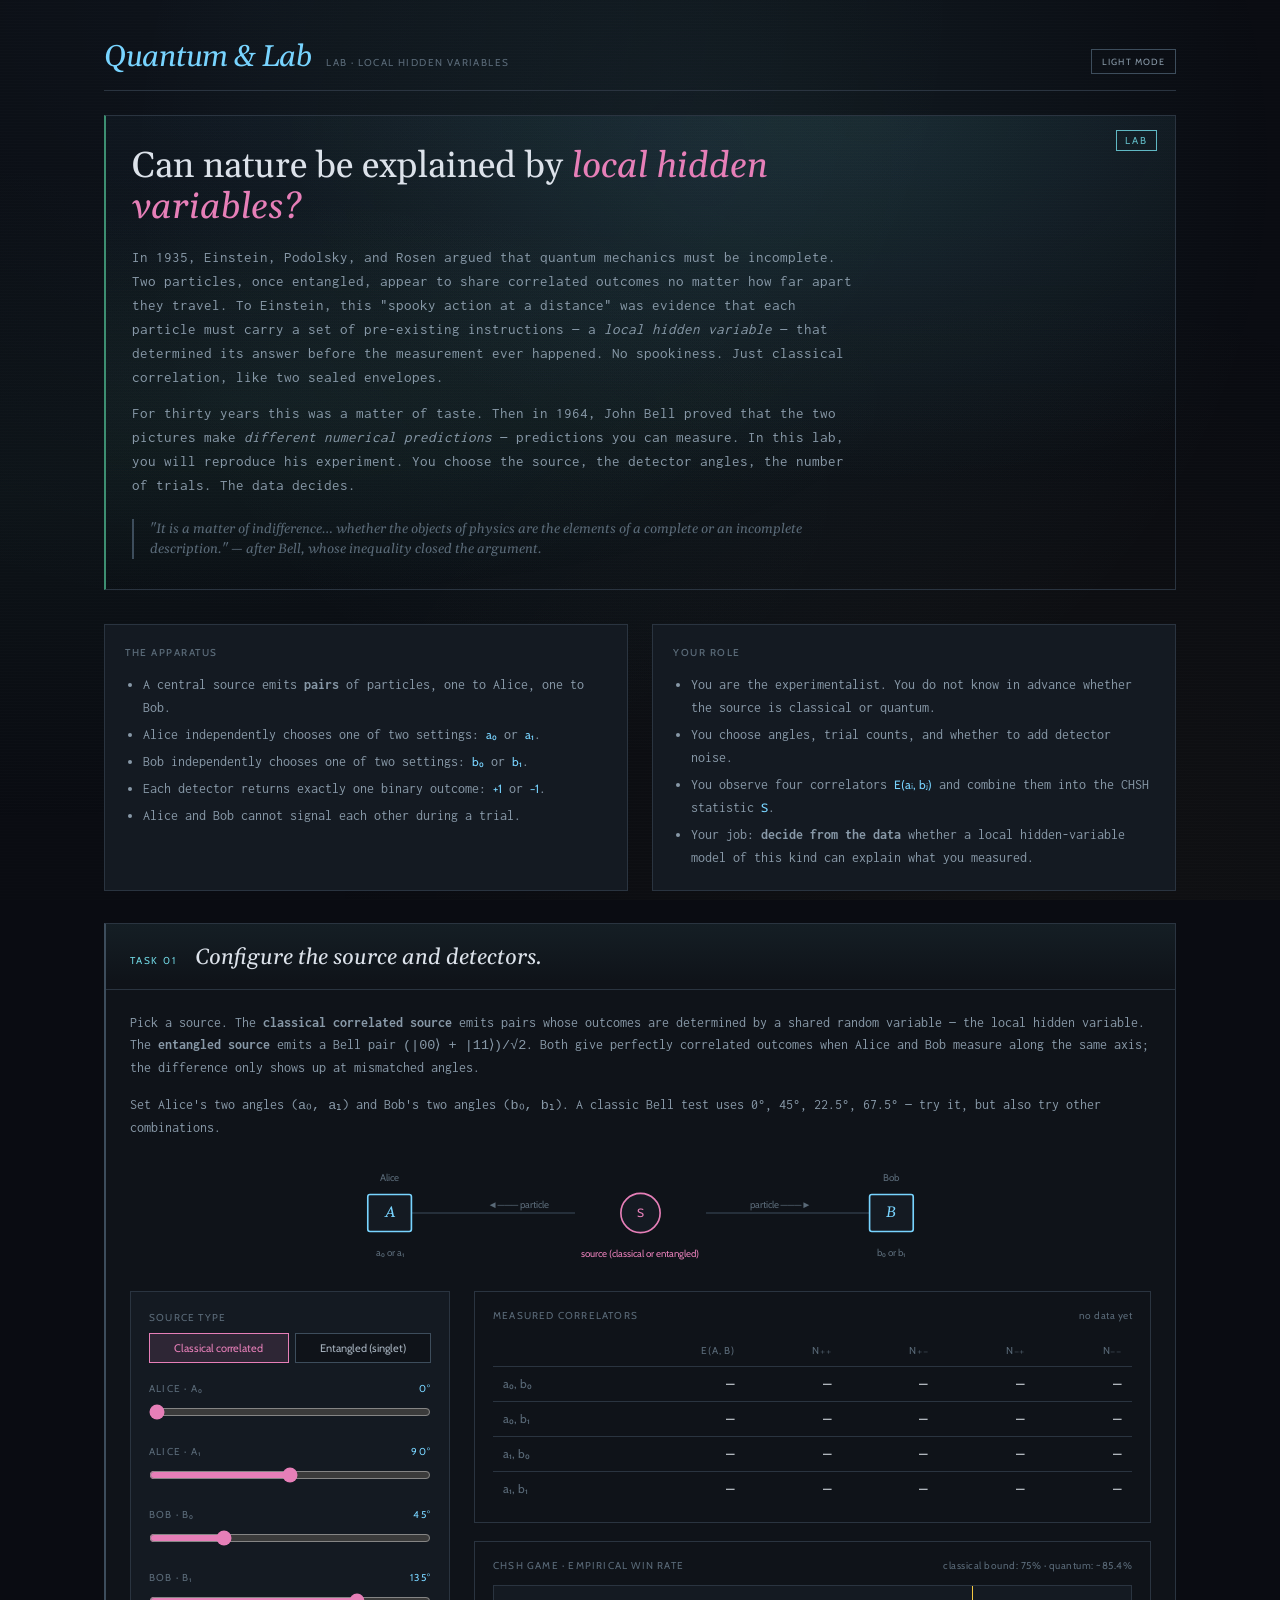
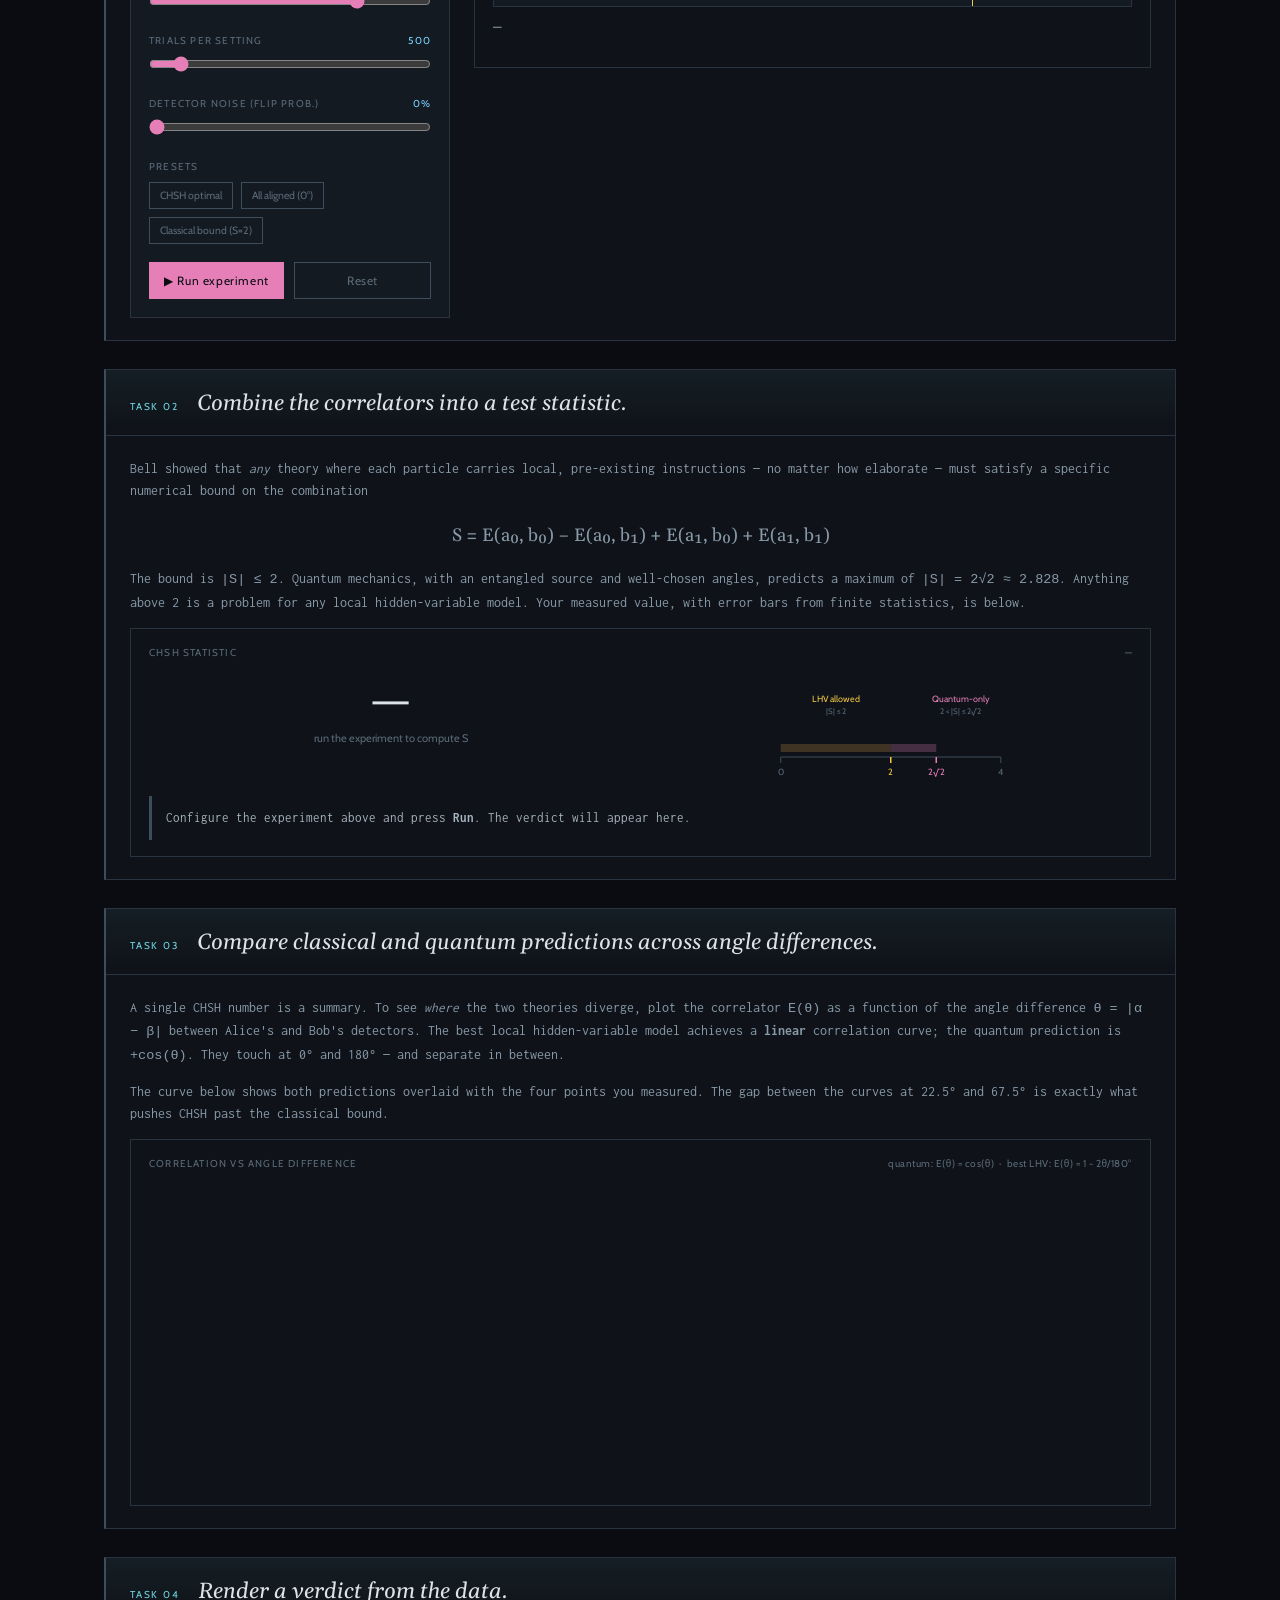
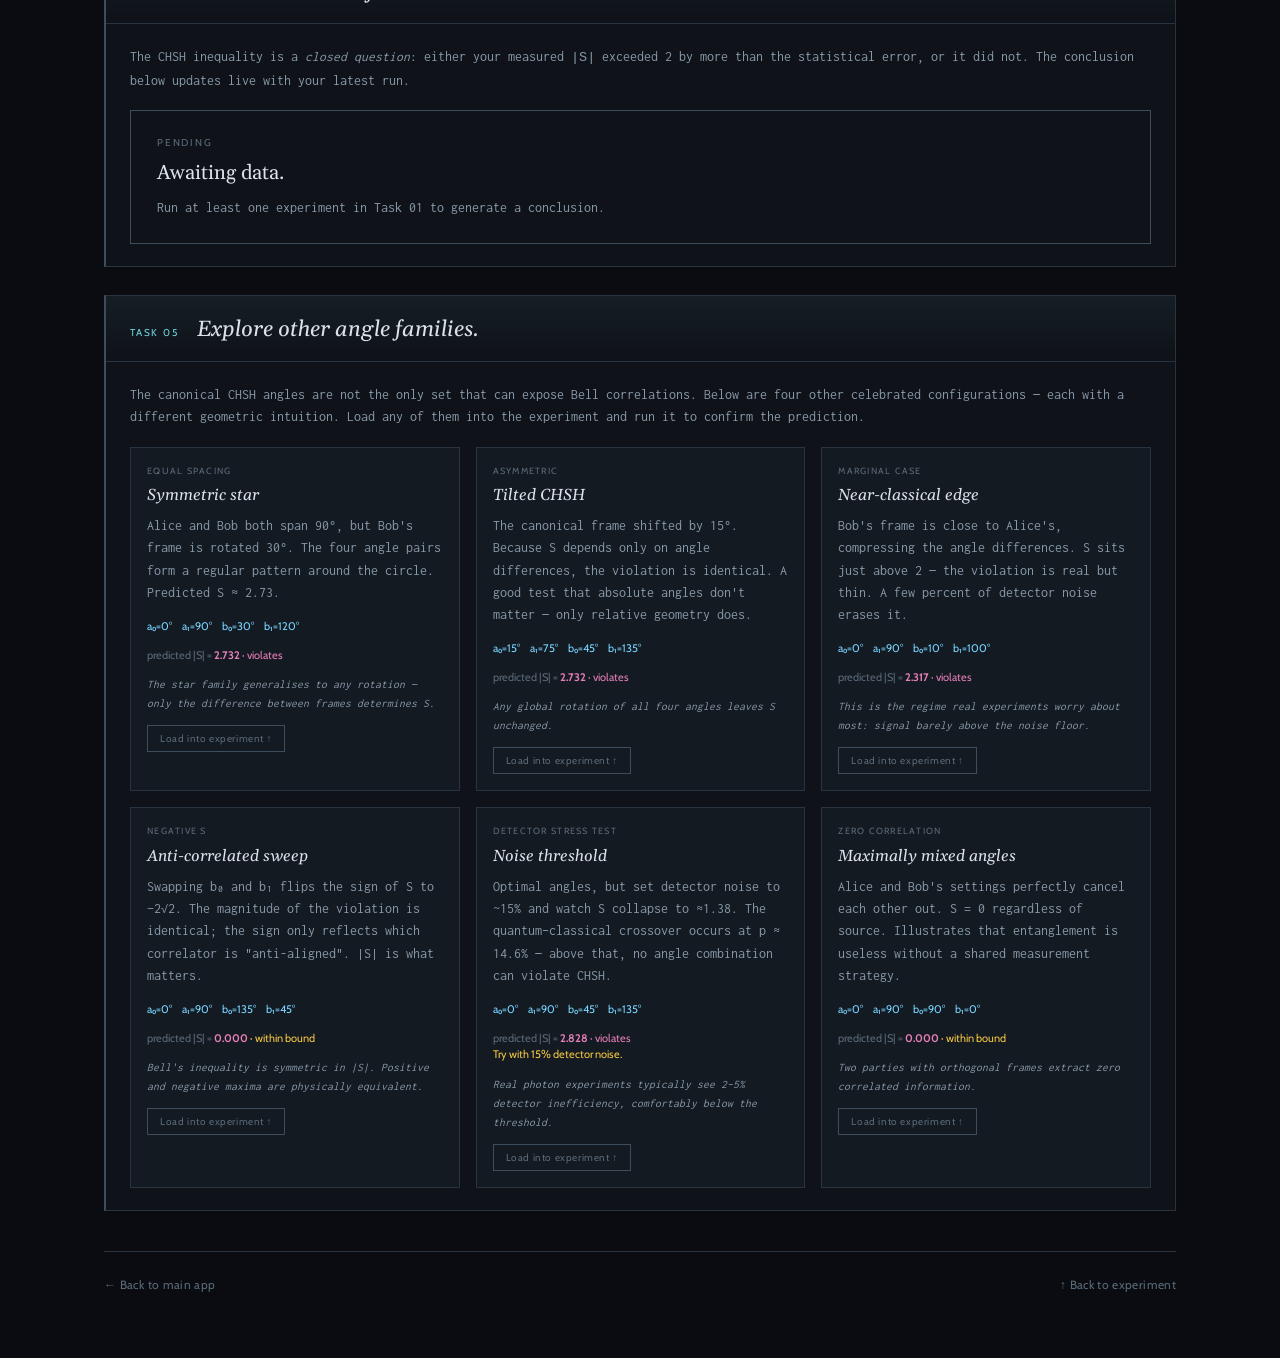
<file: lab-local-hidden-variables.html>
<!DOCTYPE html>
<html lang="en">
<head>
  <meta charset="UTF-8" />
  <meta name="viewport" content="width=device-width, initial-scale=1.0" />
  <title>Lab — Local Hidden Variables?</title>
  <link rel="preconnect" href="https://fonts.googleapis.com">
  <link rel="preconnect" href="https://fonts.gstatic.com" crossorigin>
  <link href="https://fonts.googleapis.com/css2?family=Cabin:wght@400;500;600;700&family=Gelasio:ital,wght@0,400;0,500;0,600;0,700;1,400&family=Inconsolata:wght@300;400;500;600;700&family=Space+Mono:wght@400;700&display=swap" rel="stylesheet">
  <link rel="stylesheet" href="styles/base.css" />
  <link rel="stylesheet" href="styles/labs.css" />
  <style>

    /* ── Insight panel below win bar ── */
    .insight-panel {
      margin-top: 14px;
      min-height: 0;
      transition: all 0.2s;
    }
    .insight-row {
      display: flex;
      align-items: baseline;
      gap: 10px;
      padding: 7px 0;
      border-top: 1px solid var(--line);
      font-size: 12px;
      line-height: 1.5;
    }
    .insight-row:first-child { border-top: none; padding-top: 4px; }
    .insight-tag {
      font-family: var(--mono);
      font-size: 9px;
      letter-spacing: 0.12em;
      text-transform: uppercase;
      color: var(--ink-faint);
      flex-shrink: 0;
      width: 72px;
    }
    .insight-text { color: var(--ink-soft); }
    .insight-text code {
      font-family: var(--mono);
      font-size: 11px;
      color: var(--phos);
    }
    .insight-text .hi { color: var(--magenta); }
    .insight-text .warn { color: var(--amber); }

    /* ── Angle explorer (Task 05) ── */
    .angle-families {
      display: grid;
      grid-template-columns: repeat(auto-fill, minmax(260px, 1fr));
      gap: 16px;
      margin-top: 18px;
    }
    .angle-card {
      border: 1px solid var(--line);
      padding: 16px;
      background: var(--bg-1);
      position: relative;
    }
    .angle-card-tag {
      font-family: var(--mono);
      font-size: 9px;
      letter-spacing: 0.14em;
      text-transform: uppercase;
      color: var(--ink-faint);
      margin-bottom: 6px;
    }
    .angle-card h4 {
      font-family: var(--serif);
      font-style: italic;
      font-weight: 400;
      font-size: 16px;
      margin: 0 0 8px;
      color: var(--ink);
    }
    .angle-card p {
      font-size: 12.5px;
      line-height: 1.55;
      color: var(--ink-soft);
      margin: 0 0 12px;
    }
    .angle-card .angle-vals {
      font-family: var(--mono);
      font-size: 11px;
      color: var(--phos);
      margin-bottom: 12px;
    }
    .angle-card .angle-vals span {
      display: inline-block;
      margin-right: 10px;
    }
    .angle-card .predicted-s {
      font-family: var(--mono);
      font-size: 11px;
      color: var(--ink-faint);
      margin-bottom: 12px;
    }
    .angle-card .predicted-s b { color: var(--magenta); }
    .load-angles-btn {
      padding: 6px 12px;
      font-family: var(--mono);
      font-size: 10px;
      letter-spacing: 0.06em;
      background: transparent;
      border: 1px solid var(--line-bright);
      color: var(--ink-faint);
      cursor: pointer;
      transition: all 0.15s;
    }
    .load-angles-btn:hover {
      border-color: var(--phos);
      color: var(--phos);
    }
    .load-angles-btn.loaded {
      border-color: var(--magenta);
      color: var(--magenta);
    }

    /* ===== Lab-local styles (scoped to the LHV lab) ===== */
    .lab-hero {
      border: 1px solid var(--line);
      padding: 32px 28px;
      margin: 28px 0 36px;
      background: linear-gradient(180deg, rgba(230,127,184,0.035), transparent 80%);
      position: relative;
    }
    .lab-hero::before {
      content: 'LAB';
      position: absolute;
      top: 14px;
      right: 18px;
      font-family: var(--mono);
      font-size: 10px;
      letter-spacing: 0.2em;
      color: var(--magenta);
      border: 1px solid var(--magenta);
      padding: 2px 8px;
      opacity: 0.85;
      pointer-events: none;
    }
    .lab-hero h1 {
      font-family: var(--serif);
      font-weight: 300;
      font-size: 36px;
      line-height: 1.15;
      margin: 0 0 16px;
      max-width: 760px;
    }
    .lab-hero h1 em {
      font-style: italic;
      color: var(--magenta);
    }
    .lab-hero .lede {
      max-width: 720px;
      font-size: 15px;
      line-height: 1.6;
      color: var(--ink-soft);
    }
    .lab-hero .lede + .lede { margin-top: 12px; }
    .lab-hero .historical {
      font-family: var(--serif);
      font-style: italic;
      color: var(--ink-faint);
      font-size: 13.5px;
      margin-top: 22px;
      padding-left: 16px;
      border-left: 2px solid var(--line-bright);
      max-width: 680px;
    }

    .setup-block {
      display: grid;
      grid-template-columns: 1fr 1fr;
      gap: 24px;
      margin: 32px 0;
    }
    @media (max-width: 780px) { .setup-block { grid-template-columns: 1fr; } }
    .setup-card {
      border: 1px solid var(--line);
      padding: 20px;
      background: var(--bg-1);
    }
    .setup-card h3 {
      font-family: var(--mono);
      font-size: 10px;
      letter-spacing: 0.15em;
      text-transform: uppercase;
      color: var(--ink-faint);
      margin: 0 0 14px;
      font-weight: 500;
    }
    .setup-card ul {
      margin: 0;
      padding-left: 18px;
      font-size: 13.5px;
      line-height: 1.7;
      color: var(--ink-soft);
    }
    .setup-card li + li { margin-top: 4px; }
    .setup-card code {
      font-family: var(--mono);
      font-size: 12px;
      color: var(--phos);
    }

    .task {
      border: 1px solid var(--line);
      margin: 28px 0;
      position: relative;
    }
    .task-head {
      padding: 18px 24px 14px;
      border-bottom: 1px solid var(--line);
      display: flex;
      align-items: baseline;
      gap: 18px;
    }
    .task-label {
      font-family: var(--mono);
      font-size: 10px;
      letter-spacing: 0.18em;
      text-transform: uppercase;
      color: var(--magenta);
    }
    .task-title {
      font-family: var(--serif);
      font-style: italic;
      font-weight: 400;
      font-size: 22px;
      margin: 0;
      color: var(--ink);
    }
    .task-body { padding: 22px 24px; }
    .task-body p {
      font-size: 13.5px;
      line-height: 1.65;
      color: var(--ink-soft);
      margin: 0 0 14px;
    }
    .task-body p:last-child { margin-bottom: 0; }

    /* --- Experiment panel layout --- */
    .bench {
      display: grid;
      grid-template-columns: 320px 1fr;
      gap: 24px;
      margin-top: 8px;
    }
    @media (max-width: 900px) { .bench { grid-template-columns: 1fr; } }

    .knobs {
      border: 1px solid var(--line);
      padding: 18px;
      background: var(--bg-2);
    }
    .knob-group { margin-bottom: 18px; }
    .knob-group:last-child { margin-bottom: 0; }
    .knob-label {
      font-family: var(--mono);
      font-size: 10px;
      letter-spacing: 0.12em;
      text-transform: uppercase;
      color: var(--ink-faint);
      display: flex;
      justify-content: space-between;
      margin-bottom: 8px;
    }
    .knob-val {
      color: var(--phos);
      font-family: var(--mono);
    }
    .knob-group input[type="range"] {
      width: 100%;
      accent-color: var(--magenta);
    }
    .radio-row {
      display: flex;
      gap: 6px;
      flex-wrap: wrap;
    }
    .radio-btn {
      flex: 1 1 auto;
      min-width: 0;
      padding: 7px 10px;
      font-family: var(--mono);
      font-size: 11px;
      background: var(--bg-1);
      border: 1px solid var(--line-bright);
      color: var(--ink-soft);
      cursor: pointer;
      text-align: center;
      transition: all 0.15s;
    }
    .radio-btn:hover { border-color: var(--phos); color: var(--ink); }
    .radio-btn.active {
      background: rgba(120,212,255,0.12);
      border-color: var(--phos);
      color: var(--phos);
    }
    .radio-btn.magenta.active {
      background: rgba(230,127,184,0.12);
      border-color: var(--magenta);
      color: var(--magenta);
    }

    .run-bar {
      display: flex;
      gap: 10px;
      margin-top: 18px;
    }
    .run-btn {
      flex: 1;
      padding: 10px 14px;
      font-family: var(--mono);
      font-size: 12px;
      letter-spacing: 0.05em;
      background: var(--magenta);
      color: var(--bg-0);
      border: none;
      cursor: pointer;
      transition: opacity 0.15s;
    }
    .run-btn:hover { opacity: 0.85; }
    .run-btn.secondary {
      background: transparent;
      color: var(--ink-faint);
      border: 1px solid var(--line-bright);
    }
    .run-btn.secondary:hover { color: var(--ink); border-color: var(--phos); }

    /* --- Readouts --- */
    .readouts {
      display: flex;
      flex-direction: column;
      gap: 18px;
    }
    .readout-card {
      border: 1px solid var(--line);
      padding: 16px 18px;
      background: var(--bg-1);
    }
    .readout-head {
      font-family: var(--mono);
      font-size: 10px;
      letter-spacing: 0.12em;
      text-transform: uppercase;
      color: var(--ink-faint);
      margin-bottom: 12px;
      display: flex;
      justify-content: space-between;
      align-items: baseline;
    }
    .readout-sub {
      color: var(--ink-faint);
      font-size: 10px;
      letter-spacing: 0.05em;
      text-transform: none;
    }

    /* Correlation table */
    table.corr-table {
      width: 100%;
      border-collapse: collapse;
      font-family: var(--mono);
      font-size: 12px;
    }
    .corr-table th, .corr-table td {
      padding: 8px 10px;
      border-bottom: 1px solid var(--line);
      text-align: right;
    }
    .corr-table th {
      color: var(--ink-faint);
      font-weight: 400;
      font-size: 10px;
      letter-spacing: 0.08em;
      text-transform: uppercase;
      text-align: right;
    }
    .corr-table th:first-child, .corr-table td:first-child {
      text-align: left;
      color: var(--ink-faint);
    }
    .corr-table tr:last-child td { border-bottom: none; }
    .corr-val { color: var(--ink); }

    /* CHSH big number */
    .chsh-panel {
      display: grid;
      grid-template-columns: 1fr 1fr;
      gap: 16px;
      align-items: stretch;
    }
    .chsh-big {
      text-align: center;
      padding: 6px 0 2px;
    }
    .chsh-big .val {
      font-family: var(--serif);
      font-size: 48px;
      font-weight: 300;
      line-height: 1;
      color: var(--ink);
    }
    .chsh-big .val.violated { color: var(--magenta); }
    .chsh-big .val.below { color: var(--amber); }
    .chsh-big .err {
      font-family: var(--mono);
      font-size: 11px;
      color: var(--ink-faint);
      margin-top: 4px;
    }
    .chsh-scale { position: relative; height: 110px; }

    .chsh-verdict {
      margin-top: 14px;
      padding: 12px 14px;
      border-left: 3px solid var(--line-bright);
      font-size: 13px;
      line-height: 1.55;
      color: var(--ink-soft);
    }
    .chsh-verdict.violated { border-left-color: var(--magenta); color: var(--ink); }
    .chsh-verdict.below { border-left-color: var(--amber); color: var(--ink); }
    .chsh-verdict b { color: inherit; }

    /* Game-mode win-prob bar */
    .winbar-wrap {
      margin-top: 10px;
      height: 22px;
      background: var(--bg-2);
      border: 1px solid var(--line);
      position: relative;
      overflow: hidden;
    }
    .winbar-fill {
      height: 100%;
      background: linear-gradient(90deg, var(--phos), var(--magenta));
      transition: width 0.4s;
    }
    .winbar-mark {
      position: absolute;
      top: 0; bottom: 0;
      width: 1px;
      background: var(--amber);
      pointer-events: none;
    }
    .winbar-mark::after {
      content: '75%';
      position: absolute;
      top: -14px;
      left: -12px;
      font-family: var(--mono);
      font-size: 9px;
      color: var(--amber);
    }

    /* Conclusion box */
    .conclusion {
      border: 1px solid var(--magenta);
      background: linear-gradient(180deg, rgba(230,127,184,0.05), transparent);
      padding: 24px 26px;
      margin-top: 18px;
    }
    .conclusion .tag {
      font-family: var(--mono);
      font-size: 10px;
      letter-spacing: 0.18em;
      text-transform: uppercase;
      color: var(--magenta);
      margin-bottom: 10px;
    }
    .conclusion h3 {
      font-family: var(--serif);
      font-weight: 400;
      font-size: 20px;
      margin: 0 0 10px;
      color: var(--ink);
      line-height: 1.35;
    }
    .conclusion p {
      font-size: 13.5px;
      line-height: 1.65;
      color: var(--ink-soft);
      margin: 0 0 10px;
    }
    .conclusion p:last-child { margin-bottom: 0; }
    .conclusion .val-inline {
      font-family: var(--mono);
      color: var(--magenta);
    }
    .conclusion.not-yet { border-color: var(--line-bright); background: transparent; }
    .conclusion.not-yet .tag { color: var(--ink-faint); }

    /* Preset strip */
    .preset-strip {
      display: flex;
      gap: 8px;
      flex-wrap: wrap;
      margin: 6px 0 18px;
    }
    .preset-btn {
      padding: 6px 10px;
      font-family: var(--mono);
      font-size: 10.5px;
      background: transparent;
      border: 1px solid var(--line-bright);
      color: var(--ink-faint);
      cursor: pointer;
      transition: all 0.15s;
    }
    .preset-btn:hover { color: var(--ink); border-color: var(--phos); }

    /* Source schematic */
    .source-diagram { width: 100%; height: 120px; margin-bottom: 4px; }
    .source-diagram,
    #corr-curve {
      pointer-events: none; /* Decorative SVGs should never block controls. */
    }

    /* Keep controls above any decorative layers. */
    .knobs,
    .run-bar,
    .preset-strip,
    .radio-row {
      position: relative;
      z-index: 2;
    }

    /* Footer nav */
    .lab-footer {
      margin-top: 40px;
      padding-top: 24px;
      border-top: 1px solid var(--line);
      display: flex;
      justify-content: space-between;
      gap: 16px;
      flex-wrap: wrap;
    }
    .lab-footer a {
      color: var(--ink-faint);
      text-decoration: none;
      font-family: var(--mono);
      font-size: 12px;
      letter-spacing: 0.03em;
    }
    .lab-footer a:hover { color: var(--phos); }
  </style>
</head>
<body>
  <div class="app">

    <!-- ============ MASTHEAD ============ -->
    <header class="masthead">
      <div class="brand">
        <div class="brand-mark">Quantum <span class="amp">&amp;</span> Lab</div>
        <div class="brand-tag">Lab · Local Hidden Variables</div>
      </div>
      <div class="lab-tools">
        <button class="theme-toggle" id="theme-toggle" type="button" aria-label="Enable light mode">Light mode</button>
      </div>
    </header>

    <!-- ============ HERO / HISTORY ============ -->
    <section class="lab-hero">
      <h1>Can nature be explained by <em>local hidden variables?</em></h1>
      <p class="lede">
        In 1935, Einstein, Podolsky, and Rosen argued that quantum mechanics must be incomplete.
        Two particles, once entangled, appear to share correlated outcomes no matter how far apart they travel.
        To Einstein, this "spooky action at a distance" was evidence that each particle must carry a set of
        pre-existing instructions — a <em>local hidden variable</em> — that determined its answer before the
        measurement ever happened. No spookiness. Just classical correlation, like two sealed envelopes.
      </p>
      <p class="lede">
        For thirty years this was a matter of taste. Then in 1964, John Bell proved that the two pictures
        make <em>different numerical predictions</em> — predictions you can measure. In this lab, you will
        reproduce his experiment. You choose the source, the detector angles, the number of trials. The data
        decides.
      </p>
      <div class="historical">
        "It is a matter of indifference… whether the objects of physics are the elements of a complete or an
        incomplete description." — after Bell, whose inequality closed the argument.
      </div>
    </section>

    <!-- ============ SETUP ============ -->
    <section class="setup-block">
      <div class="setup-card">
        <h3>The apparatus</h3>
        <ul>
          <li>A central source emits <b>pairs</b> of particles, one to Alice, one to Bob.</li>
          <li>Alice independently chooses one of two settings: <code>a₀</code> or <code>a₁</code>.</li>
          <li>Bob independently chooses one of two settings: <code>b₀</code> or <code>b₁</code>.</li>
          <li>Each detector returns exactly one binary outcome: <code>+1</code> or <code>−1</code>.</li>
          <li>Alice and Bob cannot signal each other during a trial.</li>
        </ul>
      </div>
      <div class="setup-card">
        <h3>Your role</h3>
        <ul>
          <li>You are the experimentalist. You do not know in advance whether the source is classical or quantum.</li>
          <li>You choose angles, trial counts, and whether to add detector noise.</li>
          <li>You observe four correlators <code>E(aᵢ, bⱼ)</code> and combine them into the CHSH statistic <code>S</code>.</li>
          <li>Your job: <b>decide from the data</b> whether a local hidden-variable model of this kind can
            explain what you measured.</li>
        </ul>
      </div>
    </section>

    <!-- ============ TASK 1: SET UP THE EXPERIMENT ============ -->
    <article class="task">
      <header class="task-head">
        <span class="task-label">Task 01</span>
        <h2 class="task-title">Configure the source and detectors.</h2>
      </header>
      <div class="task-body">
        <p>
          Pick a source. The <b>classical correlated source</b> emits pairs whose outcomes are determined by
          a shared random variable — the local hidden variable. The <b>entangled source</b> emits a Bell pair
          <code>(|00⟩ + |11⟩)/√2</code>. Both give perfectly correlated outcomes when Alice and Bob measure
          along the same axis; the difference only shows up at mismatched angles.
        </p>
        <p>
          Set Alice's two angles (<code>a₀, a₁</code>) and Bob's two angles (<code>b₀, b₁</code>). A classic
          Bell test uses 0°, 45°, 22.5°, 67.5° — try it, but also try other combinations.
        </p>

        <svg class="source-diagram" viewBox="0 0 600 110" xmlns="http://www.w3.org/2000/svg" aria-hidden="true">
          <!-- wires -->
          <line x1="80" y1="55" x2="240" y2="55" stroke="var(--line-bright)" stroke-width="1"/>
          <line x1="360" y1="55" x2="520" y2="55" stroke="var(--line-bright)" stroke-width="1"/>
          <!-- source -->
          <circle cx="300" cy="55" r="18" fill="var(--bg-2)" stroke="var(--magenta)" stroke-width="1.5"/>
          <text x="300" y="59" font-family="var(--mono)" font-size="11" fill="var(--magenta)" text-anchor="middle">S</text>
          <!-- Alice detector -->
          <rect x="50" y="38" width="40" height="34" fill="var(--bg-2)" stroke="var(--phos)" stroke-width="1.5" rx="2"/>
          <text x="70" y="59" font-family="var(--serif)" font-size="14" fill="var(--phos)" text-anchor="middle" font-style="italic">A</text>
          <text x="70" y="26" font-family="var(--mono)" font-size="9" fill="var(--ink-faint)" text-anchor="middle">Alice</text>
          <text x="70" y="94" font-family="var(--mono)" font-size="9" fill="var(--ink-faint)" text-anchor="middle">a₀ or a₁</text>
          <!-- Bob detector -->
          <rect x="510" y="38" width="40" height="34" fill="var(--bg-2)" stroke="var(--phos)" stroke-width="1.5" rx="2"/>
          <text x="530" y="59" font-family="var(--serif)" font-size="14" fill="var(--phos)" text-anchor="middle" font-style="italic">B</text>
          <text x="530" y="26" font-family="var(--mono)" font-size="9" fill="var(--ink-faint)" text-anchor="middle">Bob</text>
          <text x="530" y="94" font-family="var(--mono)" font-size="9" fill="var(--ink-faint)" text-anchor="middle">b₀ or b₁</text>
          <!-- particle trails -->
          <text x="160" y="50" font-family="var(--mono)" font-size="9" fill="var(--ink-faint)">◄─── particle</text>
          <text x="400" y="50" font-family="var(--mono)" font-size="9" fill="var(--ink-faint)">particle ───►</text>
          <text x="300" y="95" font-family="var(--mono)" font-size="9" fill="var(--magenta)" text-anchor="middle">source (classical or entangled)</text>
        </svg>

        <div class="bench">
          <!-- CONTROL PANEL -->
          <div class="knobs">
            <div class="knob-group">
              <div class="knob-label"><span>Source type</span></div>
              <div class="radio-row" id="source-radio">
                <button class="radio-btn magenta active" data-source="classical">Classical correlated</button>
                <button class="radio-btn magenta" data-source="entangled">Entangled (singlet)</button>
              </div>
            </div>

            <div class="knob-group">
              <div class="knob-label"><span>Alice · a₀</span><span class="knob-val"><span id="a0-val">0</span>°</span></div>
              <input type="range" id="a0-slider" min="0" max="180" value="0" step="1">
            </div>
            <div class="knob-group">
              <div class="knob-label"><span>Alice · a₁</span><span class="knob-val"><span id="a1-val">90</span>°</span></div>
              <input type="range" id="a1-slider" min="0" max="180" value="90" step="1">
            </div>
            <div class="knob-group">
              <div class="knob-label"><span>Bob · b₀</span><span class="knob-val"><span id="b0-val">45</span>°</span></div>
              <input type="range" id="b0-slider" min="0" max="180" value="45" step="1">
            </div>
            <div class="knob-group">
              <div class="knob-label"><span>Bob · b₁</span><span class="knob-val"><span id="b1-val">135</span>°</span></div>
              <input type="range" id="b1-slider" min="0" max="180" value="135" step="1">
            </div>

            <div class="knob-group">
              <div class="knob-label"><span>Trials per setting</span><span class="knob-val" id="ntrials-val">500</span></div>
              <input type="range" id="ntrials-slider" min="50" max="5000" value="500" step="50">
            </div>

            <div class="knob-group">
              <div class="knob-label"><span>Detector noise (flip prob.)</span><span class="knob-val"><span id="noise-val">0</span>%</span></div>
              <input type="range" id="noise-slider" min="0" max="25" value="0" step="1">
            </div>

            <div class="knob-group">
              <div class="knob-label"><span>Presets</span></div>
              <div class="preset-strip">
                <button class="preset-btn" data-preset="chsh-optimal">CHSH optimal</button>
                <button class="preset-btn" data-preset="aligned">All aligned (0°)</button>
                <button class="preset-btn" data-preset="orthogonal">Classical bound (S≈2)</button>
              </div>
            </div>

            <div class="run-bar">
              <button class="run-btn" id="run-btn">▶ Run experiment</button>
              <button class="run-btn secondary" id="reset-btn">Reset</button>
            </div>
          </div>

          <!-- READOUTS -->
          <div class="readouts">

            <!-- Correlation table -->
            <div class="readout-card">
              <div class="readout-head">
                <span>Measured correlators</span>
                <span class="readout-sub" id="shot-count-label">no data yet</span>
              </div>
              <table class="corr-table">
                <thead>
                  <tr>
                    <th></th>
                    <th>E(a, b)</th>
                    <th>N₊₊</th>
                    <th>N₊₋</th>
                    <th>N₋₊</th>
                    <th>N₋₋</th>
                  </tr>
                </thead>
                <tbody>
                  <tr><td>a₀, b₀</td><td class="corr-val" id="E00">—</td><td id="N00pp">—</td><td id="N00pm">—</td><td id="N00mp">—</td><td id="N00mm">—</td></tr>
                  <tr><td>a₀, b₁</td><td class="corr-val" id="E01">—</td><td id="N01pp">—</td><td id="N01pm">—</td><td id="N01mp">—</td><td id="N01mm">—</td></tr>
                  <tr><td>a₁, b₀</td><td class="corr-val" id="E10">—</td><td id="N10pp">—</td><td id="N10pm">—</td><td id="N10mp">—</td><td id="N10mm">—</td></tr>
                  <tr><td>a₁, b₁</td><td class="corr-val" id="E11">—</td><td id="N11pp">—</td><td id="N11pm">—</td><td id="N11mp">—</td><td id="N11mm">—</td></tr>
                </tbody>
              </table>
            </div>

            <!-- CHSH game win probability -->
            <div class="readout-card">
              <div class="readout-head">
                <span>CHSH game · empirical win rate</span>
                <span class="readout-sub">classical bound: 75% · quantum: ~85.4%</span>
              </div>
              <div class="winbar-wrap">
                <div class="winbar-fill" id="winbar-fill" style="width:0%"></div>
                <div class="winbar-mark" style="left:75%"></div>
              </div>
              <p style="margin:10px 0 0; font-size:12px; color:var(--ink-faint); font-family:var(--mono);">
                <span id="winprob-val">—</span>
              </p>
              <div class="insight-panel" id="insight-panel"></div>
            </div>

          </div>
        </div>
      </div>
    </article>

    <!-- ============ TASK 2: COMPUTE CHSH ============ -->
    <article class="task">
      <header class="task-head">
        <span class="task-label">Task 02</span>
        <h2 class="task-title">Combine the correlators into a test statistic.</h2>
      </header>
      <div class="task-body">
        <p>
          Bell showed that <em>any</em> theory where each particle carries local, pre-existing instructions —
          no matter how elaborate — must satisfy a specific numerical bound on the combination
        </p>
        <p style="text-align:center; font-family:var(--serif); font-size:18px; color:var(--ink); margin:18px 0;">
          S = E(a₀, b₀) − E(a₀, b₁) + E(a₁, b₀) + E(a₁, b₁)
        </p>
        <p>
          The bound is <code>|S| ≤ 2</code>. Quantum mechanics, with an entangled source and well-chosen
          angles, predicts a maximum of <code>|S| = 2√2 ≈ 2.828</code>. Anything above 2 is a problem for any
          local hidden-variable model. Your measured value, with error bars from finite statistics, is below.
        </p>

        <div class="readout-card">
          <div class="readout-head">
            <span>CHSH statistic</span>
            <span class="readout-sub" id="chsh-source-label">—</span>
          </div>
          <div class="chsh-panel">
            <div>
              <div class="chsh-big">
                <div class="val" id="chsh-val">—</div>
                <div class="err" id="chsh-err">run the experiment to compute S</div>
              </div>
            </div>
            <div class="chsh-scale">
              <svg viewBox="0 0 260 110" xmlns="http://www.w3.org/2000/svg" style="width:100%;height:100%;">
                <!-- axis -->
                <line x1="20" y1="85" x2="240" y2="85" stroke="var(--line-bright)" stroke-width="1"/>
                <!-- ticks: 0, 2, 2√2, 4 on scale 0..4 -->
                <g font-family="var(--mono)" font-size="9" fill="var(--ink-faint)">
                  <line x1="20" y1="85" x2="20" y2="91" stroke="var(--line-bright)"/>
                  <text x="20" y="103" text-anchor="middle">0</text>
                  <line x1="130" y1="85" x2="130" y2="91" stroke="var(--amber)" stroke-width="1.5"/>
                  <text x="130" y="103" text-anchor="middle" fill="var(--amber)">2</text>
                  <line x1="175.5" y1="85" x2="175.5" y2="91" stroke="var(--magenta)" stroke-width="1.5"/>
                  <text x="175.5" y="103" text-anchor="middle" fill="var(--magenta)">2√2</text>
                  <line x1="240" y1="85" x2="240" y2="91" stroke="var(--line-bright)"/>
                  <text x="240" y="103" text-anchor="middle">4</text>
                </g>
                <!-- zone labels -->
                <text x="75" y="30" font-family="var(--mono)" font-size="9" fill="var(--amber)" text-anchor="middle">LHV allowed</text>
                <text x="75" y="42" font-family="var(--mono)" font-size="8" fill="var(--ink-faint)" text-anchor="middle">|S| ≤ 2</text>
                <text x="200" y="30" font-family="var(--mono)" font-size="9" fill="var(--magenta)" text-anchor="middle">Quantum-only</text>
                <text x="200" y="42" font-family="var(--mono)" font-size="8" fill="var(--ink-faint)" text-anchor="middle">2 &lt; |S| ≤ 2√2</text>
                <!-- bands -->
                <rect x="20" y="72" width="110" height="8" fill="rgba(255,183,77,0.2)"/>
                <rect x="130" y="72" width="45.5" height="8" fill="rgba(230,127,184,0.25)"/>
                <!-- pointer (populated by JS) -->
                <g id="chsh-pointer" style="display:none;">
                  <line id="chsh-pointer-line" x1="20" y1="60" x2="20" y2="85" stroke="var(--phos)" stroke-width="2"/>
                  <polygon id="chsh-pointer-tri" points="20,60 16,54 24,54" fill="var(--phos)"/>
                </g>
              </svg>
            </div>
          </div>
          <div class="chsh-verdict" id="chsh-verdict">
            Configure the experiment above and press <b>Run</b>. The verdict will appear here.
          </div>
        </div>
      </div>
    </article>

    <!-- ============ TASK 3: CLASSICAL vs QUANTUM COMPARISON ============ -->
    <article class="task">
      <header class="task-head">
        <span class="task-label">Task 03</span>
        <h2 class="task-title">Compare classical and quantum predictions across angle differences.</h2>
      </header>
      <div class="task-body">
        <p>
          A single CHSH number is a summary. To see <i>where</i> the two theories diverge, plot the correlator
          <code>E(θ)</code> as a function of the angle difference <code>θ = |α − β|</code> between Alice's and
          Bob's detectors. The best local hidden-variable model achieves a <b>linear</b> correlation curve; the
          quantum prediction is <code>+cos(θ)</code>. They touch at 0° and 180° — and separate in between.
        </p>
        <p>
          The curve below shows both predictions overlaid with the four points you measured. The gap between
          the curves at 22.5° and 67.5° is exactly what pushes CHSH past the classical bound.
        </p>

        <div class="readout-card">
          <div class="readout-head">
            <span>Correlation vs angle difference</span>
            <span class="readout-sub">quantum: E(θ) = cos(θ) &nbsp;·&nbsp; best LHV: E(θ) = 1 − 2θ/180°</span>
          </div>
          <svg id="corr-curve" viewBox="0 0 560 260" xmlns="http://www.w3.org/2000/svg" style="width:100%; height:auto; max-height:300px;"></svg>
        </div>
      </div>
    </article>

    <!-- ============ TASK 4: CONCLUSION ============ -->
    <article class="task">
      <header class="task-head">
        <span class="task-label">Task 04</span>
        <h2 class="task-title">Render a verdict from the data.</h2>
      </header>
      <div class="task-body">
        <p>
          The CHSH inequality is a <em>closed question</em>: either your measured <code>|S|</code> exceeded 2
          by more than the statistical error, or it did not. The conclusion below updates live with your
          latest run.
        </p>
        <div class="conclusion not-yet" id="conclusion">
          <div class="tag">Pending</div>
          <h3>Awaiting data.</h3>
          <p>Run at least one experiment in Task 01 to generate a conclusion.</p>
        </div>
      </div>
    </article>


    <!-- ============ TASK 5: ANGLE EXPLORER ============ -->
    <article class="task">
      <header class="task-head">
        <span class="task-label">Task 05</span>
        <h2 class="task-title">Explore other angle families.</h2>
      </header>
      <div class="task-body">
        <p>
          The canonical CHSH angles are not the only set that can expose Bell correlations. Below are four
          other celebrated configurations — each with a different geometric intuition. Load any of them
          into the experiment and run it to confirm the prediction.
        </p>
        <div class="angle-families" id="angle-families">
          <!-- populated by JS -->
        </div>
      </div>
    </article>

    <!-- ============ FOOTER ============ -->
    <div class="lab-footer">
      <a href="index.html">← Back to main app</a>
      <a href="#" onclick="document.getElementById('run-btn').scrollIntoView({behavior:'smooth', block:'center'}); return false;">↑ Back to experiment</a>
    </div>

  </div>

  <!-- ============================================================= -->
  <!-- ===================== LAB SCRIPT ============================ -->
  <!-- ============================================================= -->
  <script>
  (function initLabThemeToggle() {
    var STORAGE_KEY = 'quantum-lab-theme';
    var root = document.documentElement;
    var button = document.getElementById('theme-toggle');
    if (!button) return;

    var currentTheme = localStorage.getItem(STORAGE_KEY) === 'light' ? 'light' : 'dark';

    function applyTheme(theme) {
      if (theme === 'light') {
        root.setAttribute('data-theme', 'light');
      } else {
        root.removeAttribute('data-theme');
      }
      button.setAttribute('data-theme', theme);
      button.setAttribute('aria-pressed', String(theme === 'light'));
      button.setAttribute('aria-label', theme === 'light' ? 'Switch to dark mode' : 'Enable light mode');
      button.textContent = theme === 'light' ? 'Dark mode' : 'Light mode';
    }

    applyTheme(currentTheme);
    button.addEventListener('click', function () {
      currentTheme = currentTheme === 'light' ? 'dark' : 'light';
      localStorage.setItem(STORAGE_KEY, currentTheme);
      applyTheme(currentTheme);
    });
  })();

  /* =========================================================================
     LAB: LOCAL HIDDEN VARIABLES · CHSH experiment
     ========================================================================= */

  (function initLHVLab() {
    // ---------- DOM refs ----------
    const el = id => document.getElementById(id);

    const sourceRadios = document.querySelectorAll('#source-radio .radio-btn');
    const sliders = {
      a0: el('a0-slider'), a1: el('a1-slider'),
      b0: el('b0-slider'), b1: el('b1-slider'),
      n:  el('ntrials-slider'), noise: el('noise-slider'),
    };
    const vals = {
      a0: el('a0-val'), a1: el('a1-val'),
      b0: el('b0-val'), b1: el('b1-val'),
      n:  el('ntrials-val'), noise: el('noise-val'),
    };
    const runBtn = el('run-btn');
    const resetBtn = el('reset-btn');
    const presetBtns = document.querySelectorAll('.preset-btn');

    // ---------- state ----------
    let source = 'classical';
    // slider values store quarter-degree precision via special mapping for b0/b1 defaults;
    // we'll just use integer degrees for all, but support the classic 22.5/67.5 via presets.
    // To make 22.5° and 67.5° selectable, interpret slider*0.5 for "half-step" mode? No—
    // simpler: keep integer degrees; presets will snap to nearest integer (22 and 67).
    // For the clean 2√2 demo we use 22.5 / 67.5 — implement as: store angle in state
    // separately from slider raw value, with half-step granularity via slider*0.5 toggle.
    // Cleanest: keep slider in degrees 0..180 integer; but presets can BYPASS the slider
    // and set a floating-point angle directly. Re-interpret slider change as overriding.
    const angles = { a0: 0, a1: 90, b0: 45, b1: 135 };  // degrees — canonical CHSH angles

    // ---------- helpers ----------
    function deg2rad(d) { return d * Math.PI / 180; }

    function renderAngleLabels() {
      vals.a0.textContent = fmtAngle(angles.a0);
      vals.a1.textContent = fmtAngle(angles.a1);
      vals.b0.textContent = fmtAngle(angles.b0);
      vals.b1.textContent = fmtAngle(angles.b1);
    }
    function fmtAngle(a) {
      return (Math.round(a * 10) / 10).toString();
    }

    // Sync sliders -> angles (integer-only from sliders)
    ['a0','a1','b0','b1'].forEach(k => {
      sliders[k].addEventListener('input', () => {
        angles[k] = parseFloat(sliders[k].value);
        renderAngleLabels();
      });
    });
    sliders.n.addEventListener('input', () => {
      vals.n.textContent = sliders.n.value;
    });
    sliders.noise.addEventListener('input', () => {
      vals.noise.textContent = sliders.noise.value;
    });

    // Source selector
    sourceRadios.forEach(btn => {
      btn.addEventListener('click', () => {
        sourceRadios.forEach(b => b.classList.remove('active'));
        btn.classList.add('active');
        source = btn.dataset.source;
      });
    });

    // Presets
    presetBtns.forEach(btn => {
      btn.addEventListener('click', () => {
        const p = btn.dataset.preset;
        if (p === 'chsh-optimal') {
          angles.a0 = 0; angles.a1 = 90; angles.b0 = 45; angles.b1 = 135;
        } else if (p === 'aligned') {
          angles.a0 = 0; angles.a1 = 0; angles.b0 = 0; angles.b1 = 0;
        } else if (p === 'orthogonal') {
          angles.a0 = 0; angles.a1 = 90; angles.b0 = 90; angles.b1 = 0;
        }
        // sync sliders (round to int; the floating display still shows the stored angle)
        sliders.a0.value = Math.round(angles.a0);
        sliders.a1.value = Math.round(angles.a1);
        sliders.b0.value = Math.round(angles.b0);
        sliders.b1.value = Math.round(angles.b1);
        renderAngleLabels();
      });
    });

    // ------------------------------------------------------------------
    // PHYSICS / SIMULATION
    // ------------------------------------------------------------------

    // Physics model — using the |Φ+⟩ Bell state (|00⟩+|11⟩)/√2 convention so that
    // E(α,β) = +cos(α−β). This is the standard CHSH-maximizing convention: at
    // canonical angles (0°, 45°, 22.5°, 67.5°) the combination E00 + E01 + E10 − E11
    // evaluates to +2√2.
    //
    //   Quantum:   E(α,β) = +cos(α−β)
    //   Best LHV:  E(α,β) = +1 − 2|α−β|/180   (linear triangle tangent to cos at 0°, 180°)
    //
    // Detector noise with flip prob p: each outcome independently flipped with prob p,
    // which multiplies E by (1 − 2p)².

    function simulatePair(alpha, beta, sourceType, flipProb) {
      // returns {a, b} each ∈ {+1, -1}
      let a, b;
      if (sourceType === 'entangled') {
        // |Φ+⟩ = (|00⟩+|11⟩)/√2 measured at angles α, β:
        //   P(a=b=+1) = P(a=b=-1) = (1/2) cos²((α-β)/2)
        //   P(a=-b)                = (1/2) sin²((α-β)/2)
        // Gives E(α,β) = +cos(α-β).
        const d = deg2rad(alpha - beta);
        const sameP = 0.5 * Math.pow(Math.cos(d / 2), 2);   // ++ or --
        const diffP = 0.5 * Math.pow(Math.sin(d / 2), 2);   // +- or -+
        const r = Math.random();
        if (r < sameP)              { a = +1; b = +1; }
        else if (r < 2*sameP)       { a = -1; b = -1; }
        else if (r < 2*sameP+diffP) { a = +1; b = -1; }
        else                        { a = -1; b = +1; }
      } else {
        // Classical correlated source with shared hidden variable λ ∈ [0, π):
        //   Alice: +1 if cos(α−λ) ≥ 0 else −1
        //   Bob:   +1 if cos(β−λ) ≥ 0 else −1     (same rule → correlated at α=β)
        // Gives E(α,β) = +1 − 2|Δ|/180 over Δ ∈ [0, 180] — the best local-realist
        // envelope tangent to +cos at 0° and 180°.
        const lambda = Math.random() * Math.PI;
        a = Math.cos(deg2rad(alpha) - lambda) >= 0 ? +1 : -1;
        b = Math.cos(deg2rad(beta)  - lambda) >= 0 ? +1 : -1;
      }
      // detector noise: independent flips
      if (flipProb > 0) {
        if (Math.random() < flipProb) a = -a;
        if (Math.random() < flipProb) b = -b;
      }
      return { a, b };
    }

    function runSettingPair(alpha, beta, N, sourceType, flipProb) {
      // returns { E, Npp, Npm, Nmp, Nmm }
      let Npp=0, Npm=0, Nmp=0, Nmm=0;
      for (let i=0; i<N; i++) {
        const { a, b } = simulatePair(alpha, beta, sourceType, flipProb);
        if (a===+1 && b===+1) Npp++;
        else if (a===+1 && b===-1) Npm++;
        else if (a===-1 && b===+1) Nmp++;
        else Nmm++;
      }
      const total = N;
      const E = (Npp + Nmm - Npm - Nmp) / total;
      return { E, Npp, Npm, Nmp, Nmm, total };
    }

    // ------------------------------------------------------------------
    // RUN + RENDER
    // ------------------------------------------------------------------

    function runExperiment() {
      const N = parseInt(sliders.n.value);
      const p = parseFloat(sliders.noise.value) / 100;

      // Sign pattern: S = E00 - E01 + E10 + E11.
      // Verified: equals +2sqrt(2) at angles (0,90,45,135) for the Phi+ source.
      // The subtracted correlator is key '01' (Alice=a0, Bob=b1).
      const settings = [
        { key: '00', a: angles.a0, b: angles.b0, sign: +1 },
        { key: '01', a: angles.a0, b: angles.b1, sign: -1 },
        { key: '10', a: angles.a1, b: angles.b0, sign: +1 },
        { key: '11', a: angles.a1, b: angles.b1, sign: +1 },
      ];

      const results = {};
      let S = 0;

      settings.forEach(s => {
        const r = runSettingPair(s.a, s.b, N, source, p);
        results[s.key] = r;
        S += s.sign * r.E;
      });

      // Statistical error on S: sigma_E ~ sqrt((1-E^2)/N) per correlator.
      let varS = 0;
      settings.forEach(s => {
        const E = results[s.key].E;
        varS += (1 - E * E) / results[s.key].total;
      });
      const sigmaS = Math.sqrt(varS);

      // CHSH game win probability.
      // The subtracted correlator (key '01', sign=-1) maps to the game's DIFF slot.
      // All other slots require SAME. W = (4 + S) / 8 analytically.
      // +1->bit 0, -1->bit 1.  SAME wins = Npp+Nmm.  DIFF wins = Npm+Nmp.
      let winCount = 0, winTotal = 0;
      settings.forEach(s => {
        const r = results[s.key];
        const needDiff = (s.sign === -1);
        winCount += needDiff ? (r.Npm + r.Nmp) : (r.Npp + r.Nmm);
        winTotal += r.total;
      });

      renderCorrelationTable(results, N);
      renderCHSH(S, sigmaS);
      renderWinProb(winCount, winTotal);
      renderCurveWithPoints(results, settings);
      renderConclusion(S, sigmaS, source, p);
      renderInsightPanel(S, winCount / winTotal, p, source);
    }

    function renderCorrelationTable(results, N) {
      el('shot-count-label').textContent = `${N} trials × 4 settings = ${N*4} total`;
      ['00','01','10','11'].forEach(k => {
        const r = results[k];
        el('E'+k).textContent = r.E.toFixed(3);
        el('N'+k+'pp').textContent = r.Npp;
        el('N'+k+'pm').textContent = r.Npm;
        el('N'+k+'mp').textContent = r.Nmp;
        el('N'+k+'mm').textContent = r.Nmm;
      });
    }

    function renderCHSH(S, sigmaS) {
      const absS = Math.abs(S);
      const valEl = el('chsh-val');
      valEl.textContent = S.toFixed(3);
      valEl.classList.remove('violated', 'below');
      // "Significantly above 2" = more than 2 sigma above 2
      const zAbove = (absS - 2) / sigmaS;
      if (zAbove > 2) valEl.classList.add('violated');
      else if (absS < 2) valEl.classList.add('below');

      el('chsh-err').textContent = `|S| = ${absS.toFixed(3)}   ±   ${sigmaS.toFixed(3)}   (1σ)`;
      el('chsh-source-label').textContent = source === 'entangled' ? 'source: entangled |Φ+⟩' : 'source: classical correlated';

      // Pointer on scale (maps |S| from 0..4 → x 20..240)
      const pointerX = 20 + Math.min(Math.max(absS, 0), 4) * (220/4);
      const g = el('chsh-pointer');
      g.style.display = '';
      const line = el('chsh-pointer-line');
      line.setAttribute('x1', pointerX);
      line.setAttribute('x2', pointerX);
      const tri = el('chsh-pointer-tri');
      tri.setAttribute('points', `${pointerX},60 ${pointerX-4},54 ${pointerX+4},54`);
      const pointerColor = zAbove > 2 ? 'var(--magenta)' : (absS < 2 ? 'var(--amber)' : 'var(--phos)');
      line.setAttribute('stroke', pointerColor);
      tri.setAttribute('fill', pointerColor);

      // Verdict line
      const verdict = el('chsh-verdict');
      verdict.classList.remove('violated','below');
      if (zAbove > 2) {
        verdict.classList.add('violated');
        verdict.innerHTML = `<b>|S| = ${absS.toFixed(3)} ± ${sigmaS.toFixed(3)}</b> — above the classical bound of 2 by ${zAbove.toFixed(1)}σ. No local hidden-variable model can produce this.`;
      } else if (absS < 2) {
        verdict.classList.add('below');
        verdict.innerHTML = `<b>|S| = ${absS.toFixed(3)} ± ${sigmaS.toFixed(3)}</b> — within the classical bound |S| ≤ 2. A local hidden-variable model is consistent with this data.`;
      } else {
        verdict.innerHTML = `<b>|S| = ${absS.toFixed(3)} ± ${sigmaS.toFixed(3)}</b> — borderline. Increase trials to resolve whether you are above or below the bound of 2.`;
      }
    }

    function renderWinProb(winCount, winTotal) {
      if (winTotal === 0) return;
      const p = winCount / winTotal;
      el('winbar-fill').style.width = (p * 100).toFixed(1) + '%';
      el('winprob-val').textContent = `empirical win rate: ${(p*100).toFixed(2)}%`;

    }

    function renderConclusion(S, sigmaS, sourceType, noise) {
      const box = el('conclusion');
      const absS = Math.abs(S);
      const zAbove = (absS - 2) / sigmaS;
      box.classList.remove('not-yet');

      if (zAbove > 2) {
        box.innerHTML = `
          <div class="tag" style="color:var(--magenta)">Conclusion · violation</div>
          <h3>Your measured CHSH score <span class="val-inline">|S| = ${absS.toFixed(3)} ± ${sigmaS.toFixed(3)}</span> exceeded the local-realist bound of 2.</h3>
          <p>
            No local hidden-variable model of this kind can explain the data. Whatever determined
            each particle's outcome was <em>not</em> a pre-existing instruction carried from the source.
            The correlations you measured require either entanglement or faster-than-light communication.
          </p>
          <p style="color:var(--ink-faint); font-family:var(--mono); font-size:12px;">
            source: ${sourceType} · noise: ${(noise*100).toFixed(0)}% · angles: (${fmtAngle(angles.a0)}°, ${fmtAngle(angles.a1)}°, ${fmtAngle(angles.b0)}°, ${fmtAngle(angles.b1)}°) · deviation above bound: ${zAbove.toFixed(1)}σ
          </p>
        `;
      } else if (absS < 2 - 2*sigmaS) {
        box.classList.add('not-yet');
        box.innerHTML = `
          <div class="tag">Conclusion · no violation</div>
          <h3>Your measured <span style="color:var(--amber); font-family:var(--mono);">|S| = ${absS.toFixed(3)} ± ${sigmaS.toFixed(3)}</span> sits comfortably within the classical bound.</h3>
          <p>
            ${sourceType === 'classical'
              ? 'This is exactly what Bell\'s theorem predicts for a classical correlated source. A local hidden-variable model fits this data. Try switching the source to <b>entangled</b> to see what quantum mechanics can do.'
              : 'An entangled source <i>can</i> violate CHSH, but only at well-chosen angles. Your current angles do not expose the quantum correlation. Try the <b>CHSH optimal</b> preset.'}
          </p>
          <p style="color:var(--ink-faint); font-family:var(--mono); font-size:12px;">
            source: ${sourceType} · noise: ${(noise*100).toFixed(0)}% · angles: (${fmtAngle(angles.a0)}°, ${fmtAngle(angles.a1)}°, ${fmtAngle(angles.b0)}°, ${fmtAngle(angles.b1)}°)
          </p>
        `;
      } else {
        box.innerHTML = `
          <div class="tag" style="color:var(--phos)">Conclusion · inconclusive</div>
          <h3>Your measured <span style="color:var(--phos); font-family:var(--mono);">|S| = ${absS.toFixed(3)} ± ${sigmaS.toFixed(3)}</span> is too close to the bound to resolve.</h3>
          <p>
            With the current statistics you cannot confidently rule out local hidden variables.
            Increase the trial count and run again — the statistical error <code style="font-family:var(--mono); color:var(--phos);">σ_S ∝ 1/√N</code> shrinks as you accumulate data.
          </p>
          <p style="color:var(--ink-faint); font-family:var(--mono); font-size:12px;">
            source: ${sourceType} · noise: ${(noise*100).toFixed(0)}% · trials: ${parseInt(sliders.n.value)} per setting
          </p>
        `;
      }
    }

    // ------------------------------------------------------------------
    // CORRELATION CURVE (Task 3)
    // ------------------------------------------------------------------

    function renderCurveWithPoints(results, settings) {
      const svg = el('corr-curve');
      const ns = 'http://www.w3.org/2000/svg';
      svg.innerHTML = '';

      const W = 560, H = 260;
      const padL = 50, padR = 20, padT = 20, padB = 50;
      const plotW = W - padL - padR, plotH = H - padT - padB;

      // x axis: θ from 0 to 180 degrees
      // y axis: E from -1 to +1
      const xScale = deg => padL + (deg / 180) * plotW;
      const yScale = E => padT + (1 - E) * 0.5 * plotH;  // E=+1 at top, E=-1 at bottom

      function add(tag, attrs, text) {
        const e = document.createElementNS(ns, tag);
        for (const [k,v] of Object.entries(attrs)) e.setAttribute(k, v);
        if (text !== undefined) e.textContent = text;
        svg.appendChild(e);
        return e;
      }

      // Axes
      add('line', {x1: padL, y1: padT, x2: padL, y2: padT+plotH, stroke: 'var(--line-bright)', 'stroke-width': 1});
      add('line', {x1: padL, y1: padT+plotH, x2: padL+plotW, y2: padT+plotH, stroke: 'var(--line-bright)', 'stroke-width': 1});
      // Zero line
      add('line', {x1: padL, y1: yScale(0), x2: padL+plotW, y2: yScale(0), stroke: 'var(--line)', 'stroke-width': 1, 'stroke-dasharray': '2 3'});

      // X ticks
      [0, 45, 90, 135, 180].forEach(d => {
        const x = xScale(d);
        add('line', {x1: x, y1: padT+plotH, x2: x, y2: padT+plotH+4, stroke: 'var(--line-bright)'});
        add('text', {x: x, y: padT+plotH+16, 'font-family': 'var(--mono)', 'font-size': 10, fill: 'var(--ink-faint)', 'text-anchor': 'middle'}, d + '°');
      });
      add('text', {x: padL+plotW/2, y: H-10, 'font-family': 'var(--mono)', 'font-size': 10, fill: 'var(--ink-faint)', 'text-anchor': 'middle'}, 'angle difference θ = |α − β|');

      // Y ticks
      [-1, -0.5, 0, 0.5, 1].forEach(v => {
        const y = yScale(v);
        add('line', {x1: padL-4, y1: y, x2: padL, y2: y, stroke: 'var(--line-bright)'});
        add('text', {x: padL-8, y: y+3, 'font-family': 'var(--mono)', 'font-size': 10, fill: 'var(--ink-faint)', 'text-anchor': 'end'}, v.toFixed(1));
      });
      add('text', {x: 14, y: padT+plotH/2, 'font-family': 'var(--mono)', 'font-size': 10, fill: 'var(--ink-faint)', 'text-anchor': 'middle', transform: `rotate(-90 14 ${padT+plotH/2})`}, 'E(θ)');

      // --- Quantum curve: E = +cos(θ) ---
      let qPath = '';
      for (let d = 0; d <= 180; d += 2) {
        const E = Math.cos(deg2rad(d));
        qPath += (d===0 ? 'M ' : 'L ') + xScale(d) + ' ' + yScale(E) + ' ';
      }
      add('path', {d: qPath, fill: 'none', stroke: 'var(--magenta)', 'stroke-width': 1.8});

      // --- Best LHV envelope: E = 1 - 2θ/180, linear from +1 at 0° to −1 at 180° ---
      // Tangent to +cos(θ) at θ=0 and θ=180°. The gap between the two curves in
      // between is exactly what the CHSH violation measures.
      let cPath = '';
      for (let d = 0; d <= 180; d += 2) {
        const E = 1 - 2 * (d / 180);
        cPath += (d===0 ? 'M ' : 'L ') + xScale(d) + ' ' + yScale(E) + ' ';
      }
      add('path', {d: cPath, fill: 'none', stroke: 'var(--amber)', 'stroke-width': 1.4, 'stroke-dasharray': '4 3'});

      // --- Measured points ---
      settings.forEach(s => {
        const dTheta = Math.abs(s.a - s.b);
        const thetaDisp = dTheta > 180 ? 360 - dTheta : dTheta;
        const E = results[s.key].E;
        const x = xScale(thetaDisp);
        const y = yScale(E);
        add('circle', {cx: x, cy: y, r: 5, fill: 'var(--phos)', stroke: 'var(--bg-0)', 'stroke-width': 1.5});
        add('text', {x: x+8, y: y-6, 'font-family': 'var(--mono)', 'font-size': 9, fill: 'var(--phos)'}, `(a${s.key[0]},b${s.key[1]})`);
      });

      // Legend
      const lx = padL + plotW - 180, ly = padT + 8;
      add('rect', {x: lx-6, y: ly-10, width: 180, height: 56, fill: 'var(--bg-2)', stroke: 'var(--line)', 'stroke-width': 1, opacity: 0.9});
      add('line', {x1: lx, y1: ly, x2: lx+20, y2: ly, stroke: 'var(--magenta)', 'stroke-width': 1.8});
      add('text', {x: lx+26, y: ly+3, 'font-family': 'var(--mono)', 'font-size': 9, fill: 'var(--ink-soft)'}, 'quantum cos(θ)');
      add('line', {x1: lx, y1: ly+14, x2: lx+20, y2: ly+14, stroke: 'var(--amber)', 'stroke-width': 1.4, 'stroke-dasharray': '4 3'});
      add('text', {x: lx+26, y: ly+17, 'font-family': 'var(--mono)', 'font-size': 9, fill: 'var(--ink-soft)'}, 'best LHV');
      add('circle', {cx: lx+10, cy: ly+30, r: 4, fill: 'var(--phos)'});
      add('text', {x: lx+26, y: ly+33, 'font-family': 'var(--mono)', 'font-size': 9, fill: 'var(--ink-soft)'}, 'your data');
    }

    // ------------------------------------------------------------------
    // INSIGHT PANEL (below win bar)
    // ------------------------------------------------------------------

    function renderInsightPanel(S, winRate, noiseP, sourceType) {
      const panel = el('insight-panel');
      if (!panel) return;

      const absS = Math.abs(S);
      const rows = [];

      // ── theoretical maximum at these angles ──
      const d2r = d => d * Math.PI / 180;
      const E00t = Math.cos(d2r(angles.a0 - angles.b0));
      const E01t = Math.cos(d2r(angles.a0 - angles.b1));
      const E10t = Math.cos(d2r(angles.a1 - angles.b0));
      const E11t = Math.cos(d2r(angles.a1 - angles.b1));
      const S_theory_entangled = E00t - E01t + E10t + E11t;
      const S_theory_classical = computeBestLHV(angles.a0, angles.a1, angles.b0, angles.b1);
      const maxPossible = Math.abs(S_theory_entangled);

      if (sourceType === 'entangled') {
        const efficiency = maxPossible > 0.01 ? (absS / maxPossible * 100).toFixed(0) : '—';
        const theoretic = maxPossible.toFixed(3);
        if (maxPossible > 2.01) {
          rows.push({
            tag: 'quantum max',
            text: `These angles predict <code>|S| = ${theoretic}</code> — your measurement is at <span class="${absS > 1.9 * maxPossible / 2 ? 'hi' : 'warn'}">${efficiency}%</span> of that.`
          });
        } else if (maxPossible > 1.5) {
          rows.push({
            tag: 'sub-optimal',
            text: `Quantum max at these angles is only <code>${theoretic}</code>. Rotate toward <code>(0°, 90°, 45°, 135°)</code> to reach <span class="hi">2.828</span>.`
          });
        } else {
          rows.push({
            tag: 'poor angles',
            text: `Quantum max here is just <code>${theoretic}</code> — these angles suppress the Bell correlation. The source is entangled but the geometry hides it.`
          });
        }
      } else {
        const classMax = Math.abs(S_theory_classical).toFixed(3);
        rows.push({
          tag: 'lhv max',
          text: `Best hidden-variable bound at these angles: <code>|S| ≤ ${classMax}</code>. Your measurement: <code>${absS.toFixed(3)}</code>.`
        });
      }

      // ── noise commentary ──
      if (noiseP > 0) {
        const attenuation = Math.pow(1 - 2 * noiseP, 2);
        const noisyMax = (2 * Math.sqrt(2) * attenuation).toFixed(3);
        const crossover = noiseP >= 0.5 * (1 - 1 / Math.sqrt(2));
        rows.push({
          tag: 'noise',
          text: crossover
            ? `At ${(noiseP*100).toFixed(0)}% flip rate noise has pushed the quantum ceiling below 2 — <span class="warn">no angle can violate CHSH at this noise level.</span>`
            : `Detector noise attenuates S by (1−2p)² = ${attenuation.toFixed(3)}. Even with a perfect source the ceiling here is <code>${noisyMax}</code>.`
        });
      }

      // ── win rate interpretation ──
      const pct = (winRate * 100).toFixed(2);
      if (winRate > 0.853) {
        rows.push({ tag: 'win rate', text: `<span class="hi">${pct}%</span> — within reach of the Tsirelson bound (85.36%). Hard to do better with any quantum strategy.` });
      } else if (winRate > 0.80) {
        rows.push({ tag: 'win rate', text: `<span class="hi">${pct}%</span> — clearly super-classical. A referee running this game cannot attribute it to shared randomness.` });
      } else if (winRate > 0.75) {
        rows.push({ tag: 'win rate', text: `<span class="warn">${pct}%</span> — marginally above 75%. Increase trials or move angles toward optimal to widen the gap.` });
      } else if (winRate > 0.70) {
        rows.push({ tag: 'win rate', text: `<span class="warn">${pct}%</span> — below the classical limit. A shared coin-flip strategy could match or beat this.` });
      } else {
        rows.push({ tag: 'win rate', text: `${pct}% — well below 75%. These angles are actively suppressing correlation. The source looks worse than random here.` });
      }

      // ── special angle commentary ──
      const a0r = Math.round(angles.a0), a1r = Math.round(angles.a1);
      const b0r = Math.round(angles.b0), b1r = Math.round(angles.b1);
      const diff01 = Math.abs(a0r - b0r);
      const diff11 = Math.abs(a1r - b1r);
      if (diff01 === 0 && diff11 === 0 && a0r === a1r) {
        rows.push({ tag: 'note', text: 'All angles identical — every correlator equals 1. S = 2 exactly. No violation is possible; try spreading the angles apart.' });
      } else if (diff01 === 90 && diff11 === 90) {
        rows.push({ tag: 'note', text: 'Alice and Bob are always perpendicular — all correlators are 0. S = 0. Orthogonal measurements share no information.' });
      } else if (maxPossible > 2.82) {
        rows.push({ tag: 'optimal', text: 'These angles are near the <span class="hi">Tsirelson optimum</span> — the maximum quantum violation allowed by any physical theory.' });
      }

      panel.innerHTML = rows.map(r => `
        <div class="insight-row">
          <span class="insight-tag">${r.tag}</span>
          <span class="insight-text">${r.text}</span>
        </div>`).join('');
    }

    // Best LHV correlation at a given angle pair (linear envelope)
    function bestLHVcorr(alpha, beta) {
      const d = Math.abs(alpha - beta) % 180;
      return 1 - 2 * d / 180;
    }
    function computeBestLHV(a0, a1, b0, b1) {
      return bestLHVcorr(a0,b0) - bestLHVcorr(a0,b1) + bestLHVcorr(a1,b0) + bestLHVcorr(a1,b1);
    }

    // ------------------------------------------------------------------
    // ANGLE FAMILIES (Task 05)
    // ------------------------------------------------------------------

    const angleFamilies = [
      {
        name: 'Symmetric star',
        tag: 'equal spacing',
        a0: 0, a1: 90, b0: 30, b1: 120,
        desc: `Alice and Bob both span 90°, but Bob's frame is rotated 30°. The four angle pairs form a regular pattern around the circle. Predicted S ≈ 2.73.`,
        note: `The star family generalises to any rotation — only the <em>difference</em> between frames determines S.`,
      },
      {
        name: 'Tilted CHSH',
        tag: 'asymmetric',
        a0: 15, a1: 75, b0: 45, b1: 135,
        desc: `The canonical frame shifted by 15°. Because S depends only on angle differences, the violation is identical. A good test that absolute angles don't matter — only relative geometry does.`,
        note: `Any global rotation of all four angles leaves S unchanged.`,
      },
      {
        name: 'Near-classical edge',
        tag: 'marginal case',
        a0: 0, a1: 90, b0: 10, b1: 100,
        desc: `Bob's frame is close to Alice's, compressing the angle differences. S sits just above 2 — the violation is real but thin. A few percent of detector noise erases it.`,
        note: `This is the regime real experiments worry about most: signal barely above the noise floor.`,
      },
      {
        name: 'Anti-correlated sweep',
        tag: 'negative S',
        a0: 0, a1: 90, b0: 135, b1: 45,
        desc: `Swapping b₀ and b₁ flips the sign of S to −2√2. The magnitude of the violation is identical; the sign only reflects which correlator is "anti-aligned". |S| is what matters.`,
        note: `Bell's inequality is symmetric in |S|. Positive and negative maxima are physically equivalent.`,
      },
      {
        name: 'Noise threshold',
        tag: 'detector stress test',
        a0: 0, a1: 90, b0: 45, b1: 135,
        desc: `Optimal angles, but set detector noise to ~15% and watch S collapse to ≈1.38. The quantum–classical crossover occurs at p ≈ 14.6% — above that, no angle combination can violate CHSH.`,
        note: `Real photon experiments typically see 2–5% detector inefficiency, comfortably below the threshold.`,
        noiseHint: 15,
      },
      {
        name: 'Maximally mixed angles',
        tag: 'zero correlation',
        a0: 0, a1: 90, b0: 90, b1: 0,
        desc: `Alice and Bob's settings perfectly cancel each other out. S = 0 regardless of source. Illustrates that entanglement is useless without a shared measurement strategy.`,
        note: `Two parties with orthogonal frames extract zero correlated information.`,
      },
    ];

    function renderAngleFamilies() {
      const container = el('angle-families');
      if (!container) return;

      container.innerHTML = angleFamilies.map((fam, i) => {
        const d2r = d => d * Math.PI / 180;
        const E00 = Math.cos(d2r(fam.a0 - fam.b0));
        const E01 = Math.cos(d2r(fam.a0 - fam.b1));
        const E10 = Math.cos(d2r(fam.a1 - fam.b0));
        const E11 = Math.cos(d2r(fam.a1 - fam.b1));
        const Spred = E00 - E01 + E10 + E11;
        const Sabs = Math.abs(Spred).toFixed(3);
        const violated = Math.abs(Spred) > 2;
        const angleStr = `a₀=${fam.a0}° a₁=${fam.a1}° b₀=${fam.b0}° b₁=${fam.b1}°`;
        const noiseNote = fam.noiseHint ? `<br><span style="color:var(--amber);font-size:11px;">Try with ${fam.noiseHint}% detector noise.</span>` : '';

        return `
          <div class="angle-card">
            <div class="angle-card-tag">${fam.tag}</div>
            <h4>${fam.name}</h4>
            <p>${fam.desc}</p>
            <div class="angle-vals">${angleStr.split(' ').map(a=>`<span>${a}</span>`).join('')}</div>
            <div class="predicted-s">predicted |S| = <b>${Sabs}</b>${violated ? ' <span style="color:var(--magenta)">· violates</span>' : ' <span style="color:var(--amber)">· within bound</span>'}${noiseNote}</div>
            <p style="font-size:11.5px; font-style:italic; color:var(--ink-faint); margin:0 0 12px;">${fam.note}</p>
            <button class="load-angles-btn" data-family="${i}">Load into experiment ↑</button>
          </div>`;
      }).join('');

      // Wire up load buttons
      container.querySelectorAll('.load-angles-btn').forEach(btn => {
        btn.addEventListener('click', () => {
          const fam = angleFamilies[parseInt(btn.dataset.family)];
          angles.a0 = fam.a0; angles.a1 = fam.a1;
          angles.b0 = fam.b0; angles.b1 = fam.b1;
          sliders.a0.value = fam.a0; sliders.a1.value = fam.a1;
          sliders.b0.value = fam.b0; sliders.b1.value = fam.b1;
          if (fam.noiseHint) {
            sliders.noise.value = fam.noiseHint;
            vals.noise.textContent = fam.noiseHint;
          }
          renderAngleLabels();
          // Mark loaded
          container.querySelectorAll('.load-angles-btn').forEach(b => b.classList.remove('loaded'));
          btn.classList.add('loaded');
          btn.textContent = 'Loaded ✓ — press Run ↑';
          // Scroll to knobs smoothly
          el('run-btn').scrollIntoView({ behavior: 'smooth', block: 'center' });
        });
      });
    }

    // ------------------------------------------------------------------
    // WIRE UP BUTTONS
    // ------------------------------------------------------------------

    runBtn.addEventListener('click', runExperiment);
    resetBtn.addEventListener('click', () => {
      // restore defaults
      angles.a0 = 0; angles.a1 = 90; angles.b0 = 45; angles.b1 = 135;
      sliders.a0.value = 0; sliders.a1.value = 90;
      sliders.b0.value = 45; sliders.b1.value = 135;
      sliders.n.value = 500; sliders.noise.value = 0;
      vals.n.textContent = 500; vals.noise.textContent = 0;
      renderAngleLabels();
      // reset source
      sourceRadios.forEach(b => b.classList.remove('active'));
      document.querySelector('#source-radio .radio-btn[data-source="classical"]').classList.add('active');
      source = 'classical';
      // clear readouts
      el('shot-count-label').textContent = 'no data yet';
      ['00','01','10','11'].forEach(k => {
        el('E'+k).textContent = '—';
        el('N'+k+'pp').textContent = '—';
        el('N'+k+'pm').textContent = '—';
        el('N'+k+'mp').textContent = '—';
        el('N'+k+'mm').textContent = '—';
      });
      el('chsh-val').textContent = '—';
      el('chsh-val').classList.remove('violated','below');
      el('chsh-err').textContent = 'run the experiment to compute S';
      el('chsh-source-label').textContent = '—';
      el('chsh-pointer').style.display = 'none';
      el('chsh-verdict').className = 'chsh-verdict';
      el('chsh-verdict').innerHTML = 'Configure the experiment above and press <b>Run</b>. The verdict will appear here.';
      el('winbar-fill').style.width = '0%';
      el('winprob-val').textContent = '—';
      const ip = el('insight-panel'); if (ip) ip.innerHTML = '';

      el('corr-curve').innerHTML = '';
      const box = el('conclusion');
      box.className = 'conclusion not-yet';
      box.innerHTML = `
        <div class="tag">Pending</div>
        <h3>Awaiting data.</h3>
        <p>Run at least one experiment in Task 01 to generate a conclusion.</p>
      `;
    });

    // Init: populate labels
    renderAngleLabels();
    renderAngleFamilies();
  })();
  </script>
</body>
</html>
</file>
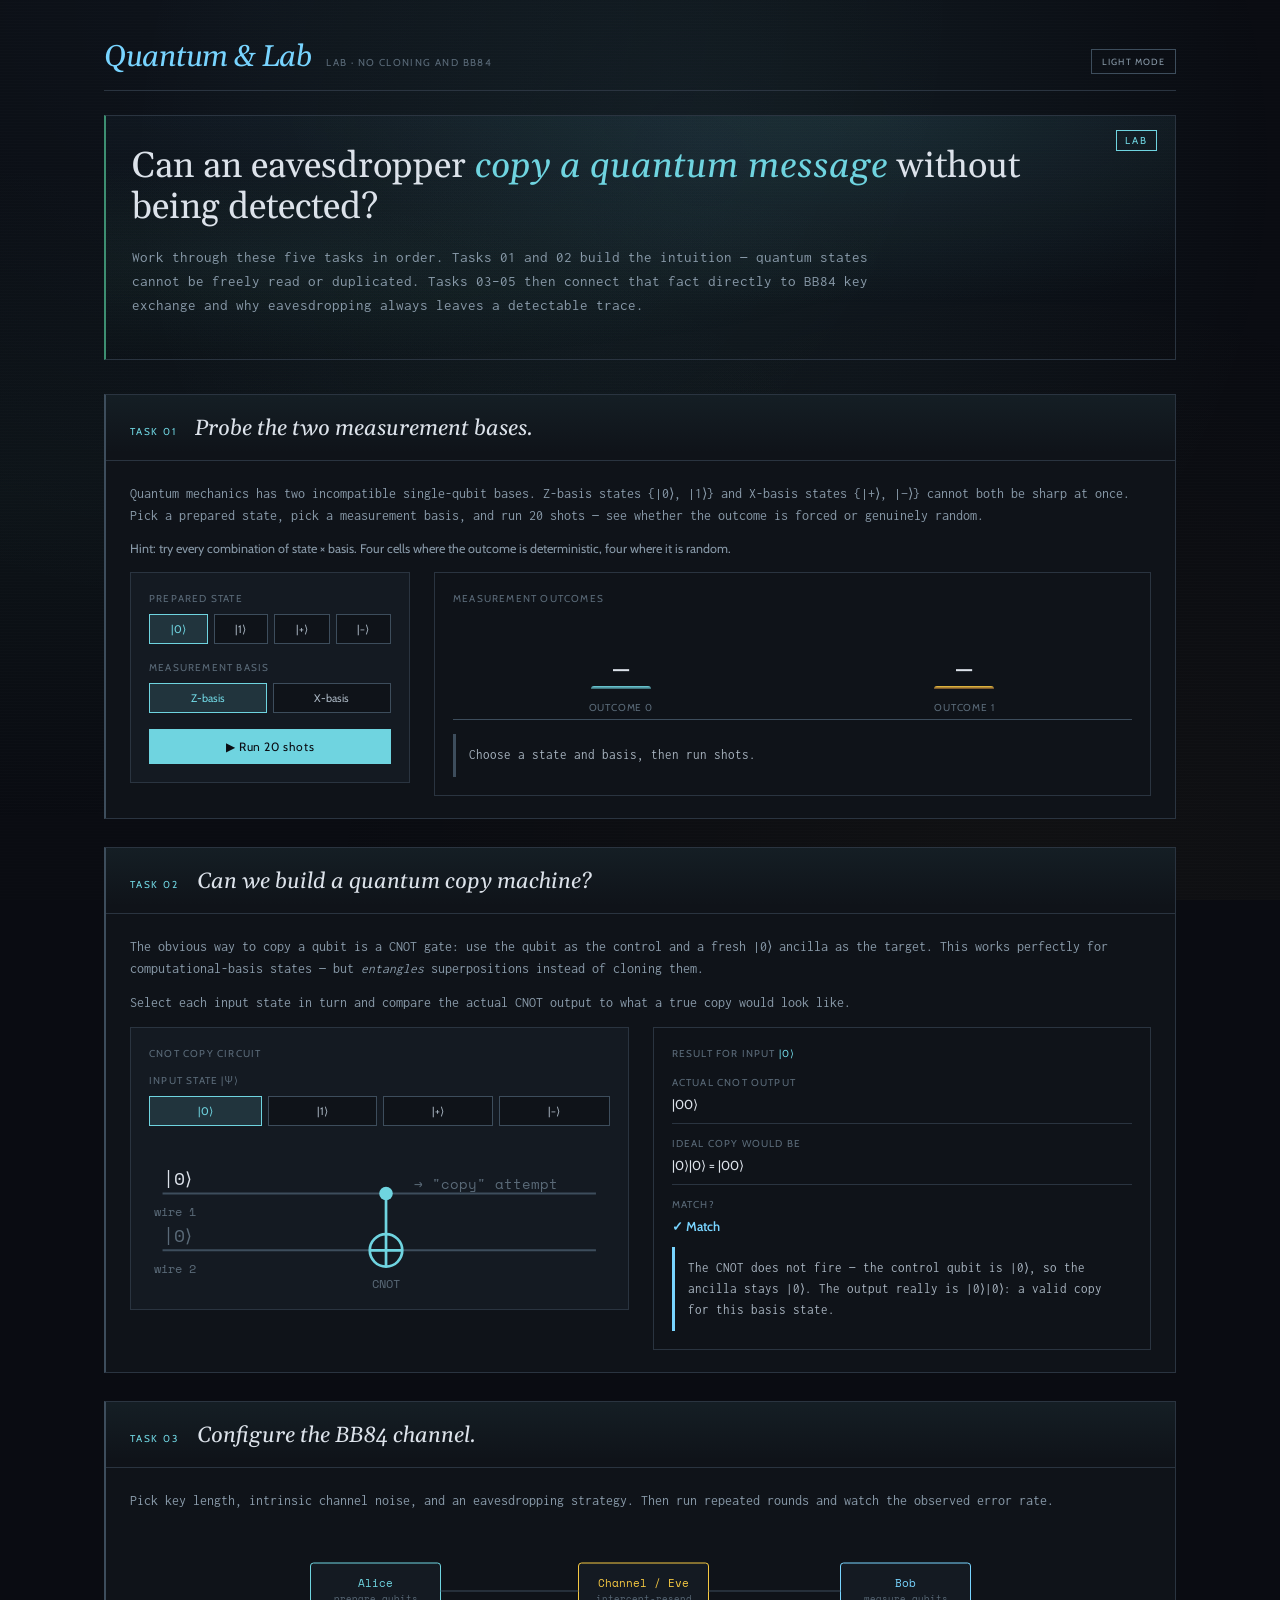
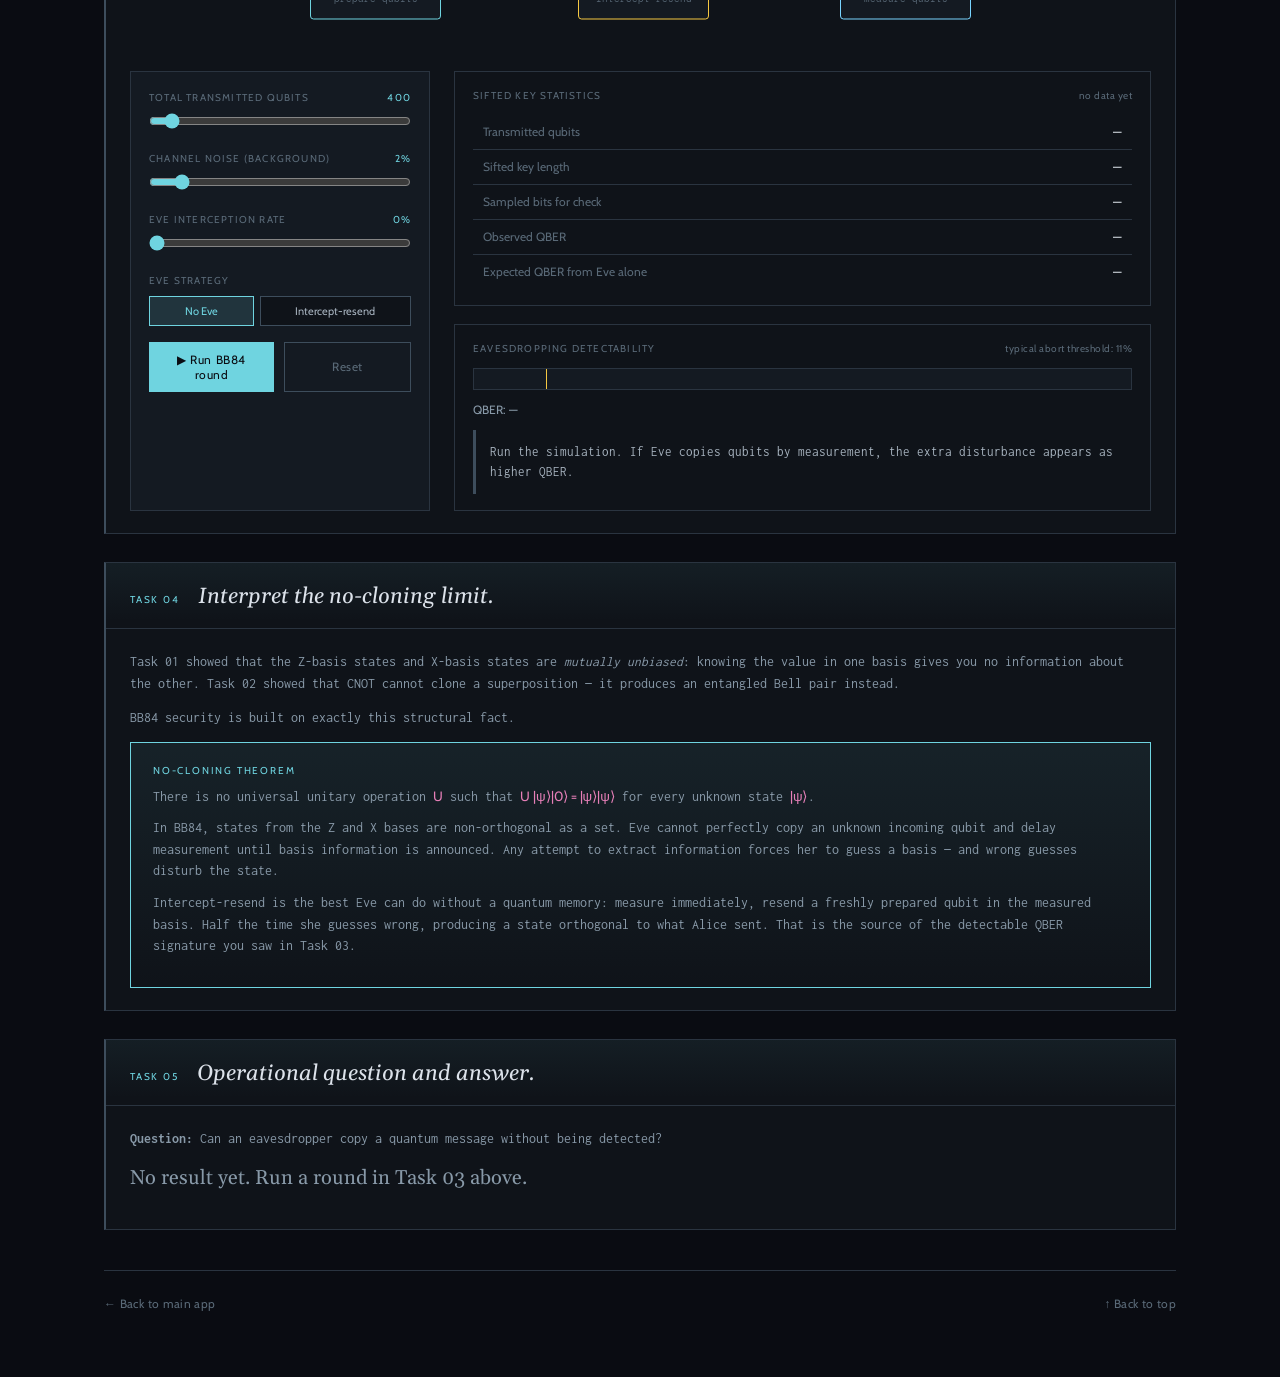
<file: lab-no-cloning-theorem.html>
<!DOCTYPE html>
<html lang="en">
<head>
  <meta charset="UTF-8" />
  <meta name="viewport" content="width=device-width, initial-scale=1.0" />
  <title>Lab — No Cloning and BB84</title>
  <link rel="preconnect" href="https://fonts.googleapis.com">
  <link rel="preconnect" href="https://fonts.gstatic.com" crossorigin>
  <link href="https://fonts.googleapis.com/css2?family=Cabin:wght@400;500;600;700&family=Gelasio:ital,wght@0,400;0,500;0,600;0,700;1,400&family=Inconsolata:wght@300;400;500;600;700&family=Space+Mono:wght@400;700&display=swap" rel="stylesheet">
  <link rel="stylesheet" href="styles/base.css" />
  <link rel="stylesheet" href="styles/labs.css" />
  <style>
    .lab-hero {
      border: 1px solid var(--line);
      padding: 32px 28px;
      margin: 28px 0 36px;
      background: linear-gradient(180deg, rgba(111,212,224,0.05), transparent 80%);
      position: relative;
    }
    .lab-hero::before {
      content: 'LAB';
      position: absolute;
      top: 14px;
      right: 18px;
      font-family: var(--mono);
      font-size: 10px;
      letter-spacing: 0.2em;
      color: var(--cyan);
      border: 1px solid var(--cyan);
      padding: 2px 8px;
      pointer-events: none;
    }
    .lab-hero h1 {
      font-family: var(--serif);
      font-weight: 300;
      font-size: 36px;
      line-height: 1.15;
      margin: 0 0 16px;
      max-width: 900px;
    }
    .lab-hero h1 em { color: var(--cyan); font-style: italic; }
    .lab-hero p {
      max-width: 760px;
      font-size: 15px;
      line-height: 1.6;
      color: var(--ink-soft);
      margin: 0 0 12px;
    }
    .task {
      border: 1px solid var(--line);
      margin: 28px 0;
      position: relative;
    }
    .task-head {
      padding: 18px 24px 14px;
      border-bottom: 1px solid var(--line);
      display: flex;
      align-items: baseline;
      gap: 18px;
    }
    .task-label {
      font-family: var(--mono);
      font-size: 10px;
      letter-spacing: 0.18em;
      text-transform: uppercase;
      color: var(--cyan);
    }
    .task-title {
      font-family: var(--serif);
      font-style: italic;
      font-weight: 400;
      font-size: 22px;
      margin: 0;
      color: var(--ink);
    }
    .task-body { padding: 22px 24px; }
    .task-body p {
      font-size: 13.5px;
      line-height: 1.65;
      color: var(--ink-soft);
      margin: 0 0 12px;
    }
    .bench {
      display: grid;
      grid-template-columns: 300px 1fr;
      gap: 24px;
      margin-top: 8px;
    }
    @media (max-width: 980px) { .bench { grid-template-columns: 1fr; } }
    .knobs {
      border: 1px solid var(--line);
      padding: 18px;
      background: var(--bg-2);
      position: relative;
      z-index: 2;
    }
    .knob-group { margin-bottom: 16px; }
    .knob-group:last-child { margin-bottom: 0; }
    .knob-label {
      font-family: var(--mono);
      font-size: 10px;
      letter-spacing: 0.12em;
      text-transform: uppercase;
      color: var(--ink-faint);
      display: flex;
      justify-content: space-between;
      margin-bottom: 8px;
    }
    .knob-val { color: var(--cyan); font-family: var(--mono); }
    .knob-group input[type="range"] { width: 100%; accent-color: var(--cyan); }
    .radio-row {
      display: flex;
      gap: 6px;
      flex-wrap: wrap;
      position: relative;
      z-index: 2;
    }
    .radio-btn {
      flex: 1 1 auto;
      min-width: 0;
      padding: 7px 10px;
      font-family: var(--mono);
      font-size: 11px;
      background: var(--bg-1);
      border: 1px solid var(--line-bright);
      color: var(--ink-soft);
      cursor: pointer;
      text-align: center;
      transition: all 0.15s;
    }
    .radio-btn:hover { border-color: var(--cyan); color: var(--ink); }
    .radio-btn.active {
      background: rgba(111,212,224,0.14);
      border-color: var(--cyan);
      color: var(--cyan);
    }
    .run-bar {
      display: flex;
      gap: 10px;
      margin-top: 16px;
      position: relative;
      z-index: 2;
    }
    .run-btn {
      flex: 1;
      padding: 10px 14px;
      font-family: var(--mono);
      font-size: 12px;
      letter-spacing: 0.05em;
      background: var(--cyan);
      color: var(--bg-0);
      border: none;
      cursor: pointer;
      transition: opacity 0.15s;
    }
    .run-btn:hover { opacity: 0.85; }
    .run-btn.secondary {
      background: transparent;
      color: var(--ink-faint);
      border: 1px solid var(--line-bright);
    }
    .readouts { display: flex; flex-direction: column; gap: 18px; }
    .readout-card {
      border: 1px solid var(--line);
      padding: 16px 18px;
      background: var(--bg-1);
    }
    .readout-head {
      font-family: var(--mono);
      font-size: 10px;
      letter-spacing: 0.12em;
      text-transform: uppercase;
      color: var(--ink-faint);
      margin-bottom: 12px;
      display: flex;
      justify-content: space-between;
      align-items: baseline;
    }
    .readout-sub { color: var(--ink-faint); font-size: 10px; letter-spacing: 0.05em; text-transform: none; }
    table.stats {
      width: 100%;
      border-collapse: collapse;
      font-family: var(--mono);
      font-size: 12px;
    }
    .stats th, .stats td {
      padding: 8px 10px;
      border-bottom: 1px solid var(--line);
      text-align: right;
    }
    .stats th:first-child, .stats td:first-child { text-align: left; color: var(--ink-faint); }
    .stats tr:last-child td { border-bottom: none; }
    .bar-wrap {
      height: 22px;
      border: 1px solid var(--line);
      background: var(--bg-2);
      position: relative;
      overflow: hidden;
    }
    .bar-fill {
      height: 100%;
      width: 0%;
      background: linear-gradient(90deg, var(--cyan), var(--magenta));
      transition: width 0.3s;
    }
    .bar-mark {
      position: absolute;
      top: 0;
      bottom: 0;
      width: 1px;
      background: var(--amber);
      pointer-events: none;
    }
    .bar-mark::after {
      content: attr(data-label);
      position: absolute;
      top: -14px;
      left: -14px;
      font-family: var(--mono);
      font-size: 9px;
      color: var(--amber);
    }
    .verdict {
      margin-top: 10px;
      padding: 12px 14px;
      border-left: 3px solid var(--line-bright);
      font-size: 13px;
      line-height: 1.55;
      color: var(--ink-soft);
    }
    .verdict.alert { border-left-color: var(--magenta); color: var(--ink); }
    .verdict.safe { border-left-color: var(--phos); color: var(--ink); }
    .theorem-box {
      border: 1px solid var(--cyan);
      background: linear-gradient(180deg, rgba(111,212,224,0.08), transparent);
      padding: 20px 22px;
      margin-top: 12px;
    }
    .theorem-box .tag {
      font-family: var(--mono);
      font-size: 10px;
      letter-spacing: 0.18em;
      text-transform: uppercase;
      color: var(--cyan);
      margin-bottom: 8px;
    }
    .theorem-box p {
      margin: 0 0 10px;
      font-size: 13.5px;
      line-height: 1.6;
      color: var(--ink-soft);
    }
    .theorem-box code { font-family: var(--mono); color: var(--magenta); }
    .flow-svg { width: 100%; height: 132px; pointer-events: none; }
    .lab-footer {
      margin-top: 40px;
      padding-top: 24px;
      border-top: 1px solid var(--line);
      display: flex;
      justify-content: space-between;
      gap: 16px;
      flex-wrap: wrap;
    }
    .lab-footer a {
      color: var(--ink-faint);
      text-decoration: none;
      font-family: var(--mono);
      font-size: 12px;
      letter-spacing: 0.03em;
    }
    .lab-footer a:hover { color: var(--cyan); }

    /* Task 01: measurement histogram */
    .meas-bench {
      display: grid;
      grid-template-columns: 280px 1fr;
      gap: 24px;
      margin-top: 8px;
      align-items: start;
    }
    @media (max-width: 800px) { .meas-bench { grid-template-columns: 1fr; } }
    .histogram-panel {
      padding: 18px;
      border: 1px solid var(--line);
      background: var(--bg-1);
    }
    .hist-bars {
      display: flex;
      gap: 24px;
      align-items: flex-end;
      height: 100px;
      border-bottom: 1px solid var(--line-bright);
      padding: 0 8px 4px;
    }
    .hist-col {
      flex: 1;
      display: flex;
      flex-direction: column;
      align-items: center;
      gap: 5px;
    }
    .hist-count {
      font-family: var(--mono);
      font-size: 22px;
      font-weight: 600;
      color: var(--ink);
      line-height: 1;
    }
    .hist-bar {
      width: 100%;
      max-width: 60px;
      border-radius: 3px 3px 0 0;
      transition: height 0.35s ease;
      min-height: 3px;
    }
    .hist-bar-0 { background: linear-gradient(180deg, var(--cyan), rgba(111,212,224,0.4)); }
    .hist-bar-1 { background: linear-gradient(180deg, var(--amber), rgba(224,133,60,0.4)); }
    .hist-label {
      font-family: var(--mono);
      font-size: 10px;
      letter-spacing: 0.08em;
      color: var(--ink-faint);
      text-transform: uppercase;
      margin-top: 6px;
    }
    .meas-caption {
      margin-top: 14px;
      padding: 11px 13px;
      border-left: 3px solid var(--line-bright);
      font-size: 13px;
      line-height: 1.6;
      color: var(--ink-soft);
    }
    .meas-caption.det { border-left-color: var(--phos); }
    .meas-caption.rand { border-left-color: var(--amber); }

    /* Task 02: CNOT copy machine */
    .clone-bench {
      display: grid;
      grid-template-columns: 1fr 1fr;
      gap: 24px;
      margin-top: 8px;
      align-items: start;
    }
    @media (max-width: 860px) { .clone-bench { grid-template-columns: 1fr; } }
    .circuit-panel {
      border: 1px solid var(--line);
      padding: 18px;
      background: var(--bg-2);
    }
    .circuit-panel svg { width: 100%; display: block; }
    .clone-result-panel {
      border: 1px solid var(--line);
      padding: 18px;
      background: var(--bg-1);
    }
    .clone-row {
      display: flex;
      flex-direction: column;
      gap: 12px;
    }
    .clone-field {
      border-bottom: 1px solid var(--line);
      padding-bottom: 10px;
    }
    .clone-field:last-of-type { border-bottom: none; padding-bottom: 0; }
    .clone-field-label {
      font-family: var(--mono);
      font-size: 10px;
      letter-spacing: 0.12em;
      text-transform: uppercase;
      color: var(--ink-faint);
      margin-bottom: 5px;
    }
    .clone-field-value {
      font-family: var(--mono);
      font-size: 13px;
      color: var(--ink);
      line-height: 1.4;
    }
    .match-yes { color: var(--phos); font-weight: 600; }
    .match-no { color: #e06060; font-weight: 600; }
    .clone-note {
      margin-top: 12px;
      padding: 11px 13px;
      border-left: 3px solid var(--line-bright);
      font-size: 13px;
      line-height: 1.6;
      color: var(--ink-soft);
    }
    .clone-note.ok { border-left-color: var(--phos); }
    .clone-note.fail { border-left-color: #e06060; }
  </style>
</head>
<body>
  <div class="app">
    <header class="masthead">
      <div class="brand">
        <div class="brand-mark">Quantum <span class="amp">&amp;</span> Lab</div>
        <div class="brand-tag">Lab · No Cloning and BB84</div>
      </div>
      <div class="lab-tools">
        <button class="theme-toggle" id="theme-toggle" type="button" aria-label="Enable light mode">Light mode</button>
      </div>
    </header>

    <section class="lab-hero">
      <h1>Can an eavesdropper <em>copy a quantum message</em> without being detected?</h1>
      <p>
        Work through these five tasks in order. Tasks 01 and 02 build the intuition — quantum states
        cannot be freely read or duplicated. Tasks 03–05 then connect that fact directly to BB84 key
        exchange and why eavesdropping always leaves a detectable trace.
      </p>
    </section>

    <!-- ====================================================== Task 01 -->
    <article class="task">
      <header class="task-head">
        <span class="task-label">Task 01</span>
        <h2 class="task-title">Probe the two measurement bases.</h2>
      </header>
      <div class="task-body">
        <p>
          Quantum mechanics has two incompatible single-qubit bases. Z-basis states {|0⟩, |1⟩} and
          X-basis states {|+⟩, |−⟩} cannot both be sharp at once. Pick a prepared state, pick a
          measurement basis, and run 20 shots — see whether the outcome is forced or genuinely random.
        </p>
        <p style="color:var(--ink-faint); font-size:12.5px; font-family:var(--mono);">
          Hint: try every combination of state × basis. Four cells where the outcome is deterministic,
          four where it is random.
        </p>
        <div class="meas-bench">
          <div class="knobs">
            <div class="knob-group">
              <div class="knob-label"><span>Prepared state</span></div>
              <div class="radio-row" id="t01-state-btns">
                <button class="radio-btn active" data-state="|0⟩">|0⟩</button>
                <button class="radio-btn" data-state="|1⟩">|1⟩</button>
                <button class="radio-btn" data-state="|+⟩">|+⟩</button>
                <button class="radio-btn" data-state="|−⟩">|−⟩</button>
              </div>
            </div>
            <div class="knob-group">
              <div class="knob-label"><span>Measurement basis</span></div>
              <div class="radio-row" id="t01-basis-btns">
                <button class="radio-btn active" data-basis="Z">Z-basis</button>
                <button class="radio-btn" data-basis="X">X-basis</button>
              </div>
            </div>
            <div class="run-bar">
              <button class="run-btn" id="t01-run-btn">▶ Run 20 shots</button>
            </div>
          </div>
          <div class="histogram-panel">
            <div style="font-family:var(--mono);font-size:10px;letter-spacing:0.12em;text-transform:uppercase;color:var(--ink-faint);margin-bottom:14px;">Measurement outcomes</div>
            <div class="hist-bars">
              <div class="hist-col">
                <div class="hist-count" id="t01-count-0">—</div>
                <div class="hist-bar hist-bar-0" id="t01-bar-0" style="height:3px;"></div>
                <div class="hist-label">outcome 0</div>
              </div>
              <div class="hist-col">
                <div class="hist-count" id="t01-count-1">—</div>
                <div class="hist-bar hist-bar-1" id="t01-bar-1" style="height:3px;"></div>
                <div class="hist-label">outcome 1</div>
              </div>
            </div>
            <div class="meas-caption" id="t01-caption">Choose a state and basis, then run shots.</div>
          </div>
        </div>
      </div>
    </article>

    <!-- ====================================================== Task 02 -->
    <article class="task">
      <header class="task-head">
        <span class="task-label">Task 02</span>
        <h2 class="task-title">Can we build a quantum copy machine?</h2>
      </header>
      <div class="task-body">
        <p>
          The obvious way to copy a qubit is a CNOT gate: use the qubit as the control and a fresh
          |0⟩ ancilla as the target. This works perfectly for computational-basis states — but
          <em>entangles</em> superpositions instead of cloning them.
        </p>
        <p>
          Select each input state in turn and compare the actual CNOT output to what a true copy would look like.
        </p>
        <div class="clone-bench">
          <div class="circuit-panel">
            <div style="font-family:var(--mono);font-size:10px;letter-spacing:0.12em;text-transform:uppercase;color:var(--ink-faint);margin-bottom:12px;">CNOT copy circuit</div>
            <div class="knob-group">
              <div class="knob-label"><span>Input state |ψ⟩</span></div>
              <div class="radio-row" id="t02-state-btns">
                <button class="radio-btn active" data-state="|0⟩">|0⟩</button>
                <button class="radio-btn" data-state="|1⟩">|1⟩</button>
                <button class="radio-btn" data-state="|+⟩">|+⟩</button>
                <button class="radio-btn" data-state="|−⟩">|−⟩</button>
              </div>
            </div>
            <svg id="t02-circuit-svg" viewBox="0 0 340 110" xmlns="http://www.w3.org/2000/svg" style="margin-top:14px;display:block;width:100%;">
              <!-- Control wire -->
              <line x1="10" y1="38" x2="330" y2="38" stroke="var(--line-bright)" stroke-width="1.5"/>
              <!-- Target wire -->
              <line x1="10" y1="80" x2="330" y2="80" stroke="var(--line-bright)" stroke-width="1.5"/>
              <!-- CNOT gate: control dot + vertical + XOR circle -->
              <line x1="175" y1="38" x2="175" y2="68" stroke="var(--cyan)" stroke-width="2"/>
              <circle cx="175" cy="38" r="5" fill="var(--cyan)"/>
              <circle cx="175" cy="80" r="12" fill="none" stroke="var(--cyan)" stroke-width="2"/>
              <line x1="175" y1="68" x2="175" y2="92" stroke="var(--cyan)" stroke-width="2"/>
              <line x1="163" y1="80" x2="187" y2="80" stroke="var(--cyan)" stroke-width="2"/>
              <!-- Input labels -->
              <text id="t02-ctrl-label" x="10" y="32" font-family="'Space Mono',monospace" font-size="13" fill="var(--ink)">|0⟩</text>
              <text x="10" y="74" font-family="'Space Mono',monospace" font-size="13" fill="var(--ink-faint)">|0⟩</text>
              <text x="4" y="55" font-family="'Space Mono',monospace" font-size="9" fill="var(--ink-faint)">wire 1</text>
              <text x="4" y="97" font-family="'Space Mono',monospace" font-size="9" fill="var(--ink-faint)">wire 2</text>
              <!-- Gate label -->
              <text x="175" y="108" text-anchor="middle" font-family="'Space Mono',monospace" font-size="9" fill="var(--ink-faint)">CNOT</text>
              <!-- Arrow labels right side -->
              <text x="196" y="35" font-family="'Space Mono',monospace" font-size="10" fill="var(--ink-faint)">→ "copy" attempt</text>
            </svg>
          </div>
          <div class="clone-result-panel">
            <div style="font-family:var(--mono);font-size:10px;letter-spacing:0.12em;text-transform:uppercase;color:var(--ink-faint);margin-bottom:14px;">Result for input <span id="t02-input-label" style="color:var(--cyan)">|0⟩</span></div>
            <div class="clone-row">
              <div class="clone-field">
                <div class="clone-field-label">Actual CNOT output</div>
                <div class="clone-field-value" id="t02-actual">|00⟩</div>
              </div>
              <div class="clone-field">
                <div class="clone-field-label">Ideal copy would be</div>
                <div class="clone-field-value" id="t02-ideal">|0⟩|0⟩ = |00⟩</div>
              </div>
              <div class="clone-field">
                <div class="clone-field-label">Match?</div>
                <div class="clone-field-value match-yes" id="t02-match">✓ Match</div>
              </div>
            </div>
            <div class="clone-note ok" id="t02-note">
              The ancilla stays |0⟩ — the control was |0⟩ so the CNOT did not fire.
              The output really is |0⟩|0⟩.
            </div>
          </div>
        </div>
      </div>
    </article>

    <!-- ====================================================== Task 03 (was 01) -->
    <article class="task">
      <header class="task-head">
        <span class="task-label">Task 03</span>
        <h2 class="task-title">Configure the BB84 channel.</h2>
      </header>
      <div class="task-body">
        <p>Pick key length, intrinsic channel noise, and an eavesdropping strategy. Then run repeated rounds and watch the observed error rate.</p>

        <svg class="flow-svg" viewBox="0 0 700 132" xmlns="http://www.w3.org/2000/svg" aria-hidden="true">
          <rect x="20" y="38" width="130" height="56" rx="3" fill="var(--bg-2)" stroke="var(--cyan)" />
          <text x="85" y="62" text-anchor="middle" font-family="'Space Mono',monospace" font-size="11" fill="var(--cyan)">Alice</text>
          <text x="85" y="77" text-anchor="middle" font-family="'Space Mono',monospace" font-size="9" fill="var(--ink-faint)">prepare qubits</text>
          <rect x="288" y="38" width="130" height="56" rx="3" fill="var(--bg-2)" stroke="var(--amber)" />
          <text x="353" y="62" text-anchor="middle" font-family="'Space Mono',monospace" font-size="11" fill="var(--amber)">Channel / Eve</text>
          <text x="353" y="77" text-anchor="middle" font-family="'Space Mono',monospace" font-size="9" fill="var(--ink-faint)">intercept-resend</text>
          <rect x="550" y="38" width="130" height="56" rx="3" fill="var(--bg-2)" stroke="var(--phos)" />
          <text x="615" y="62" text-anchor="middle" font-family="'Space Mono',monospace" font-size="11" fill="var(--phos)">Bob</text>
          <text x="615" y="77" text-anchor="middle" font-family="'Space Mono',monospace" font-size="9" fill="var(--ink-faint)">measure qubits</text>
          <line x1="150" y1="66" x2="288" y2="66" stroke="var(--line-bright)"/>
          <line x1="418" y1="66" x2="550" y2="66" stroke="var(--line-bright)"/>
        </svg>

        <div class="bench">
          <div class="knobs">
            <div class="knob-group">
              <div class="knob-label"><span>Total transmitted qubits</span><span class="knob-val" id="n-val">400</span></div>
              <input type="range" id="n-slider" min="100" max="5000" value="400" step="50" />
            </div>
            <div class="knob-group">
              <div class="knob-label"><span>Channel noise (background)</span><span class="knob-val"><span id="noise-val">2</span>%</span></div>
              <input type="range" id="noise-slider" min="0" max="20" value="2" step="1" />
            </div>
            <div class="knob-group">
              <div class="knob-label"><span>Eve interception rate</span><span class="knob-val"><span id="eve-rate-val">0</span>%</span></div>
              <input type="range" id="eve-rate-slider" min="0" max="100" value="0" step="5" />
            </div>
            <div class="knob-group">
              <div class="knob-label"><span>Eve strategy</span></div>
              <div class="radio-row" id="eve-radio">
                <button class="radio-btn active" data-mode="off">No Eve</button>
                <button class="radio-btn" data-mode="intercept">Intercept-resend</button>
              </div>
            </div>
            <div class="run-bar">
              <button class="run-btn" id="run-btn">▶ Run BB84 round</button>
              <button class="run-btn secondary" id="reset-btn">Reset</button>
            </div>
          </div>

          <div class="readouts">
            <div class="readout-card">
              <div class="readout-head">
                <span>Sifted key statistics</span>
                <span class="readout-sub" id="status-line">no data yet</span>
              </div>
              <table class="stats">
                <tbody>
                  <tr><td>Transmitted qubits</td><td id="st-transmitted">—</td></tr>
                  <tr><td>Sifted key length</td><td id="st-sifted">—</td></tr>
                  <tr><td>Sampled bits for check</td><td id="st-sampled">—</td></tr>
                  <tr><td>Observed QBER</td><td id="st-qber">—</td></tr>
                  <tr><td>Expected QBER from Eve alone</td><td id="st-qber-eve">—</td></tr>
                </tbody>
              </table>
            </div>

            <div class="readout-card">
              <div class="readout-head">
                <span>Eavesdropping detectability</span>
                <span class="readout-sub">typical abort threshold: 11%</span>
              </div>
              <div class="bar-wrap">
                <div class="bar-fill" id="qber-bar"></div>
                <div class="bar-mark" data-label="11%" style="left:11%;"></div>
              </div>
              <p style="margin:10px 0 0; font-size:12px; color:var(--ink-faint); font-family:var(--mono);" id="qber-line">QBER: —</p>
              <div class="verdict" id="verdict">
                Run the simulation. If Eve copies qubits by measurement, the extra disturbance appears as higher QBER.
              </div>
            </div>
          </div>
        </div>
      </div>
    </article>

    <!-- ====================================================== Task 04 (was 02) -->
    <article class="task">
      <header class="task-head">
        <span class="task-label">Task 04</span>
        <h2 class="task-title">Interpret the no-cloning limit.</h2>
      </header>
      <div class="task-body">
        <p>
          Task 01 showed that the Z-basis states and X-basis states are <em>mutually unbiased</em>: knowing
          the value in one basis gives you no information about the other. Task 02 showed that CNOT cannot
          clone a superposition — it produces an entangled Bell pair instead.
        </p>
        <p>
          BB84 security is built on exactly this structural fact.
        </p>
        <div class="theorem-box">
          <div class="tag">No-cloning theorem</div>
          <p>
            There is no universal unitary operation <code>U</code> such that
            <code>U |ψ⟩|0⟩ = |ψ⟩|ψ⟩</code> for every unknown state <code>|ψ⟩</code>.
          </p>
          <p>
            In BB84, states from the Z and X bases are non-orthogonal as a set. Eve cannot perfectly copy
            an unknown incoming qubit and delay measurement until basis information is announced. Any
            attempt to extract information forces her to guess a basis — and wrong guesses disturb the state.
          </p>
          <p>
            Intercept-resend is the best Eve can do without a quantum memory: measure immediately, resend
            a freshly prepared qubit in the measured basis. Half the time she guesses wrong, producing a
            state orthogonal to what Alice sent. That is the source of the detectable QBER signature
            you saw in Task 03.
          </p>
        </div>
      </div>
    </article>

    <!-- ====================================================== Task 05 (was 03) -->
    <article class="task">
      <header class="task-head">
        <span class="task-label">Task 05</span>
        <h2 class="task-title">Operational question and answer.</h2>
      </header>
      <div class="task-body">
        <p>
          <b>Question:</b> Can an eavesdropper copy a quantum message without being detected?
        </p>
        <p id="final-answer" style="font-family:var(--serif); font-size:20px; color:var(--ink);">
          No result yet. Run a round in Task 03 above.
        </p>
      </div>
    </article>

    <div class="lab-footer">
      <a href="index.html">← Back to main app</a>
      <a href="#" onclick="document.getElementById('t01-run-btn').scrollIntoView({behavior:'smooth', block:'center'}); return false;">↑ Back to top</a>
    </div>
  </div>

  <script>
    (function initLabThemeToggle() {
      var STORAGE_KEY = 'quantum-lab-theme';
      var root = document.documentElement;
      var button = document.getElementById('theme-toggle');
      if (!button) return;
      var currentTheme = localStorage.getItem(STORAGE_KEY) === 'light' ? 'light' : 'dark';
      function applyTheme(theme) {
        if (theme === 'light') root.setAttribute('data-theme', 'light');
        else root.removeAttribute('data-theme');
        button.setAttribute('data-theme', theme);
        button.setAttribute('aria-pressed', String(theme === 'light'));
        button.setAttribute('aria-label', theme === 'light' ? 'Switch to dark mode' : 'Enable light mode');
        button.textContent = theme === 'light' ? 'Dark mode' : 'Light mode';
      }
      applyTheme(currentTheme);
      button.addEventListener('click', function () {
        currentTheme = currentTheme === 'light' ? 'dark' : 'light';
        localStorage.setItem(STORAGE_KEY, currentTheme);
        applyTheme(currentTheme);
      });
    })();

    /* ---- Task 01: measurement paradox ---- */
    (function initTask01() {
      var state = '|0⟩';
      var basis = 'Z';

      // Deterministic outcomes: state+basis → outcome (0 or 1).
      // Anything not in this map is genuinely random (50/50).
      var DETS = {
        '|0⟩Z': 0, '|1⟩Z': 1,
        '|+⟩X': 0, '|−⟩X': 1
      };
      var N_SHOTS = 20;

      function measureOnce() {
        var key = state + basis;
        if (key in DETS) return DETS[key];
        return Math.random() < 0.5 ? 0 : 1;
      }

      function runShots() {
        var c0 = 0, c1 = 0;
        for (var i = 0; i < N_SHOTS; i++) {
          if (measureOnce() === 0) c0++; else c1++;
        }
        var MAX_H = 90; // px
        var h0 = Math.round((c0 / N_SHOTS) * MAX_H);
        var h1 = Math.round((c1 / N_SHOTS) * MAX_H);
        document.getElementById('t01-bar-0').style.height = h0 + 'px';
        document.getElementById('t01-bar-1').style.height = h1 + 'px';
        document.getElementById('t01-count-0').textContent = c0;
        document.getElementById('t01-count-1').textContent = c1;

        var key = state + basis;
        var cap = document.getElementById('t01-caption');
        if (key in DETS) {
          var out = DETS[key] === 0 ? '"0"' : '"1"';
          cap.className = 'meas-caption det';
          cap.innerHTML = '<b style="color:var(--phos)">Deterministic.</b> ' + state +
            ' prepared in the ' + basis + '-basis always returns ' + out +
            ' — it has a definite eigenvalue in this basis.';
        } else {
          cap.className = 'meas-caption rand';
          cap.innerHTML = '<b style="color:var(--amber)">Random.</b> ' + state +
            ' has no definite value in the ' + basis + '-basis.' +
            ' Each shot is an independent coin flip — the qubit was in a superposition relative to this basis.';
        }
      }

      document.querySelectorAll('#t01-state-btns .radio-btn').forEach(function (btn) {
        btn.addEventListener('click', function () {
          document.querySelectorAll('#t01-state-btns .radio-btn').forEach(function (b) { b.classList.remove('active'); });
          btn.classList.add('active');
          state = btn.dataset.state;
          document.getElementById('t01-bar-0').style.height = '3px';
          document.getElementById('t01-bar-1').style.height = '3px';
          document.getElementById('t01-count-0').textContent = '—';
          document.getElementById('t01-count-1').textContent = '—';
          document.getElementById('t01-caption').className = 'meas-caption';
          document.getElementById('t01-caption').textContent = 'Press Run to see results for ' + state + ' in ' + basis + '-basis.';
        });
      });

      document.querySelectorAll('#t01-basis-btns .radio-btn').forEach(function (btn) {
        btn.addEventListener('click', function () {
          document.querySelectorAll('#t01-basis-btns .radio-btn').forEach(function (b) { b.classList.remove('active'); });
          btn.classList.add('active');
          basis = btn.dataset.basis;
          document.getElementById('t01-bar-0').style.height = '3px';
          document.getElementById('t01-bar-1').style.height = '3px';
          document.getElementById('t01-count-0').textContent = '—';
          document.getElementById('t01-count-1').textContent = '—';
          document.getElementById('t01-caption').className = 'meas-caption';
          document.getElementById('t01-caption').textContent = 'Press Run to see results for ' + state + ' in ' + basis + '-basis.';
        });
      });

      document.getElementById('t01-run-btn').addEventListener('click', runShots);
    })();

    /* ---- Task 02: CNOT copy attempt ---- */
    (function initTask02() {
      var state = '|0⟩';

      var RESULTS = {
        '|0⟩': {
          actual: '|00⟩',
          ideal:  '|0⟩|0⟩  =  |00⟩',
          match:  true,
          note:   'The CNOT does not fire — the control qubit is |0⟩, so the ancilla stays |0⟩. ' +
                  'The output really is |0⟩|0⟩: a valid copy for this basis state.'
        },
        '|1⟩': {
          actual: '|11⟩',
          ideal:  '|1⟩|1⟩  =  |11⟩',
          match:  true,
          note:   'The CNOT fires and flips the ancilla from |0⟩ to |1⟩ because the control is |1⟩. ' +
                  'Output is |11⟩: again a valid copy for this basis state.'
        },
        '|+⟩': {
          actual: '(|00⟩ + |11⟩) / √2   (Bell state Φ⁺)',
          ideal:  '|+⟩|+⟩  =  (|00⟩ + |01⟩ + |10⟩ + |11⟩) / 2',
          match:  false,
          note:   'The superposition |+⟩ = (|0⟩+|1⟩)/√2 entangles both wires: the CNOT turns it into ' +
                  'a Bell pair. You cannot separate that Bell state back into |+⟩ ⊗ |+⟩ — the two ' +
                  'qubits are correlated, not independent copies.'
        },
        '|−⟩': {
          actual: '(|00⟩ − |11⟩) / √2   (Bell state Φ⁻)',
          ideal:  '|−⟩|−⟩  =  (|00⟩ − |01⟩ − |10⟩ + |11⟩) / 2',
          match:  false,
          note:   'Same story: |−⟩ becomes another Bell pair. The relative minus sign lands in the ' +
                  'inter-qubit correlation, not in each qubit separately. The output is entangled, not cloned.'
        }
      };

      function render() {
        var d = RESULTS[state];
        document.getElementById('t02-input-label').textContent = state;
        document.getElementById('t02-ctrl-label').textContent = state;
        document.getElementById('t02-actual').textContent = d.actual;
        document.getElementById('t02-ideal').textContent = d.ideal;
        var matchEl = document.getElementById('t02-match');
        matchEl.textContent = d.match ? '✓ Match' : '✗ Mismatch — no copy produced';
        matchEl.className = 'clone-field-value ' + (d.match ? 'match-yes' : 'match-no');
        var noteEl = document.getElementById('t02-note');
        noteEl.textContent = d.note;
        noteEl.className = 'clone-note ' + (d.match ? 'ok' : 'fail');
      }

      document.querySelectorAll('#t02-state-btns .radio-btn').forEach(function (btn) {
        btn.addEventListener('click', function () {
          document.querySelectorAll('#t02-state-btns .radio-btn').forEach(function (b) { b.classList.remove('active'); });
          btn.classList.add('active');
          state = btn.dataset.state;
          render();
        });
      });

      render();
    })();

    /* ---- Task 03: BB84 simulation ---- */
    (function initBB84Lab() {
      var el = function (id) { return document.getElementById(id); };
      var sliders = {
        n: el('n-slider'), noise: el('noise-slider'), eveRate: el('eve-rate-slider')
      };
      var vals = { n: el('n-val'), noise: el('noise-val'), eveRate: el('eve-rate-val') };
      var runBtn = el('run-btn'), resetBtn = el('reset-btn');
      var eveBtns = document.querySelectorAll('#eve-radio .radio-btn');
      var eveMode = 'off';

      function randBit() { return Math.random() < 0.5 ? 0 : 1; }
      function randBasis() { return Math.random() < 0.5 ? 'Z' : 'X'; }
      function prepState(bit, basis) {
        if (basis === 'Z') return bit === 0 ? '0' : '1';
        return bit === 0 ? '+' : '-';
      }
      function measureState(state, basis) {
        var zStates = state === '0' || state === '1';
        var xStates = state === '+' || state === '-';
        if ((basis === 'Z' && zStates) || (basis === 'X' && xStates)) {
          if (state === '0' || state === '+') return 0;
          return 1;
        }
        return randBit();
      }
      function stateFromMeasurement(bit, basis) {
        if (basis === 'Z') return bit === 0 ? '0' : '1';
        return bit === 0 ? '+' : '-';
      }

      function runRound() {
        var N = parseInt(sliders.n.value, 10);
        var pNoise = parseFloat(sliders.noise.value) / 100;
        var pIntercept = eveMode === 'off' ? 0 : parseFloat(sliders.eveRate.value) / 100;
        var sifted = 0, mismatches = 0;
        for (var i = 0; i < N; i++) {
          var aBit = randBit(), aBasis = randBasis(), bBasis = randBasis();
          var sentState = prepState(aBit, aBasis);
          var deliveredState = sentState;
          if (Math.random() < pIntercept) {
            var eBasis = randBasis();
            var eBit = measureState(deliveredState, eBasis);
            deliveredState = stateFromMeasurement(eBit, eBasis);
          }
          var bBit = measureState(deliveredState, bBasis);
          if (Math.random() < pNoise) bBit = 1 - bBit;
          if (aBasis === bBasis) { sifted++; if (aBit !== bBit) mismatches++; }
        }
        var sampled = Math.min(Math.floor(sifted * 0.3), 400);
        var qber = sifted > 0 ? mismatches / sifted : 0;
        var qberPct = qber * 100;
        var eveOnlyQberPct = pIntercept * 25;
        var detect = qberPct > 11;

        el('status-line').textContent = '1 round complete · sifted ' + sifted + ' bits';
        el('st-transmitted').textContent = N.toString();
        el('st-sifted').textContent = sifted.toString();
        el('st-sampled').textContent = sampled.toString();
        el('st-qber').textContent = qberPct.toFixed(2) + '%';
        el('st-qber-eve').textContent = eveOnlyQberPct.toFixed(2) + '%';

        var pctForBar = Math.min(qberPct, 30);
        el('qber-bar').style.width = (pctForBar / 30 * 100).toFixed(1) + '%';
        el('qber-line').textContent = 'QBER: ' + qberPct.toFixed(2) + '%';

        var verdict = el('verdict');
        verdict.classList.remove('alert', 'safe');
        if (detect) {
          verdict.classList.add('alert');
          verdict.innerHTML = '<b>Abort recommended.</b> QBER is above 11%, inconsistent with a secure key at this noise level. Eve or excess channel disturbance is detectable.';
        } else {
          verdict.classList.add('safe');
          verdict.innerHTML = '<b>Below threshold.</b> QBER is under 11%. This round does not force an eavesdropping conclusion.';
        }

        var ans = el('final-answer');
        if (pIntercept > 0.01 && qberPct > 11) {
          ans.innerHTML = 'No. In BB84, copying unknown qubits causes disturbance, and that disturbance is statistically detectable as elevated QBER. Tasks 01–02 explained why: wrong-basis measurement is irreversible, and cloning superpositions is impossible.';
        } else if (pIntercept > 0.01) {
          ans.innerHTML = 'Not reliably. Small interception can hide within finite statistics, but increasing sample size reveals the disturbance trend predicted by no-cloning.';
        } else {
          ans.innerHTML = 'With no eavesdropper, QBER is set mainly by channel noise. Add Eve in Task 03 to see the signature.';
        }
      }

      sliders.n.addEventListener('input', function () { vals.n.textContent = sliders.n.value; });
      sliders.noise.addEventListener('input', function () { vals.noise.textContent = sliders.noise.value; });
      sliders.eveRate.addEventListener('input', function () { vals.eveRate.textContent = sliders.eveRate.value; });

      eveBtns.forEach(function (btn) {
        btn.addEventListener('click', function () {
          eveBtns.forEach(function (b) { b.classList.remove('active'); });
          btn.classList.add('active');
          eveMode = btn.dataset.mode;
          if (eveMode === 'off') { sliders.eveRate.value = 0; vals.eveRate.textContent = '0'; }
          else if (parseInt(sliders.eveRate.value, 10) === 0) { sliders.eveRate.value = 40; vals.eveRate.textContent = '40'; }
        });
      });

      runBtn.addEventListener('click', runRound);
      resetBtn.addEventListener('click', function () {
        sliders.n.value = 400; sliders.noise.value = 2; sliders.eveRate.value = 0;
        vals.n.textContent = '400'; vals.noise.textContent = '2'; vals.eveRate.textContent = '0';
        eveBtns.forEach(function (b) { b.classList.remove('active'); });
        document.querySelector('#eve-radio .radio-btn[data-mode="off"]').classList.add('active');
        eveMode = 'off';
        el('status-line').textContent = 'no data yet';
        el('st-transmitted').textContent = '—'; el('st-sifted').textContent = '—';
        el('st-sampled').textContent = '—'; el('st-qber').textContent = '—';
        el('st-qber-eve').textContent = '—';
        el('qber-bar').style.width = '0%';
        el('qber-line').textContent = 'QBER: —';
        el('verdict').className = 'verdict';
        el('verdict').textContent = 'Run the simulation. If Eve copies qubits by measurement, the extra disturbance appears as higher QBER.';
        el('final-answer').textContent = 'No result yet. Run a round in Task 03 above.';
      });
    })();
  </script>
</body>
</html>
</file>
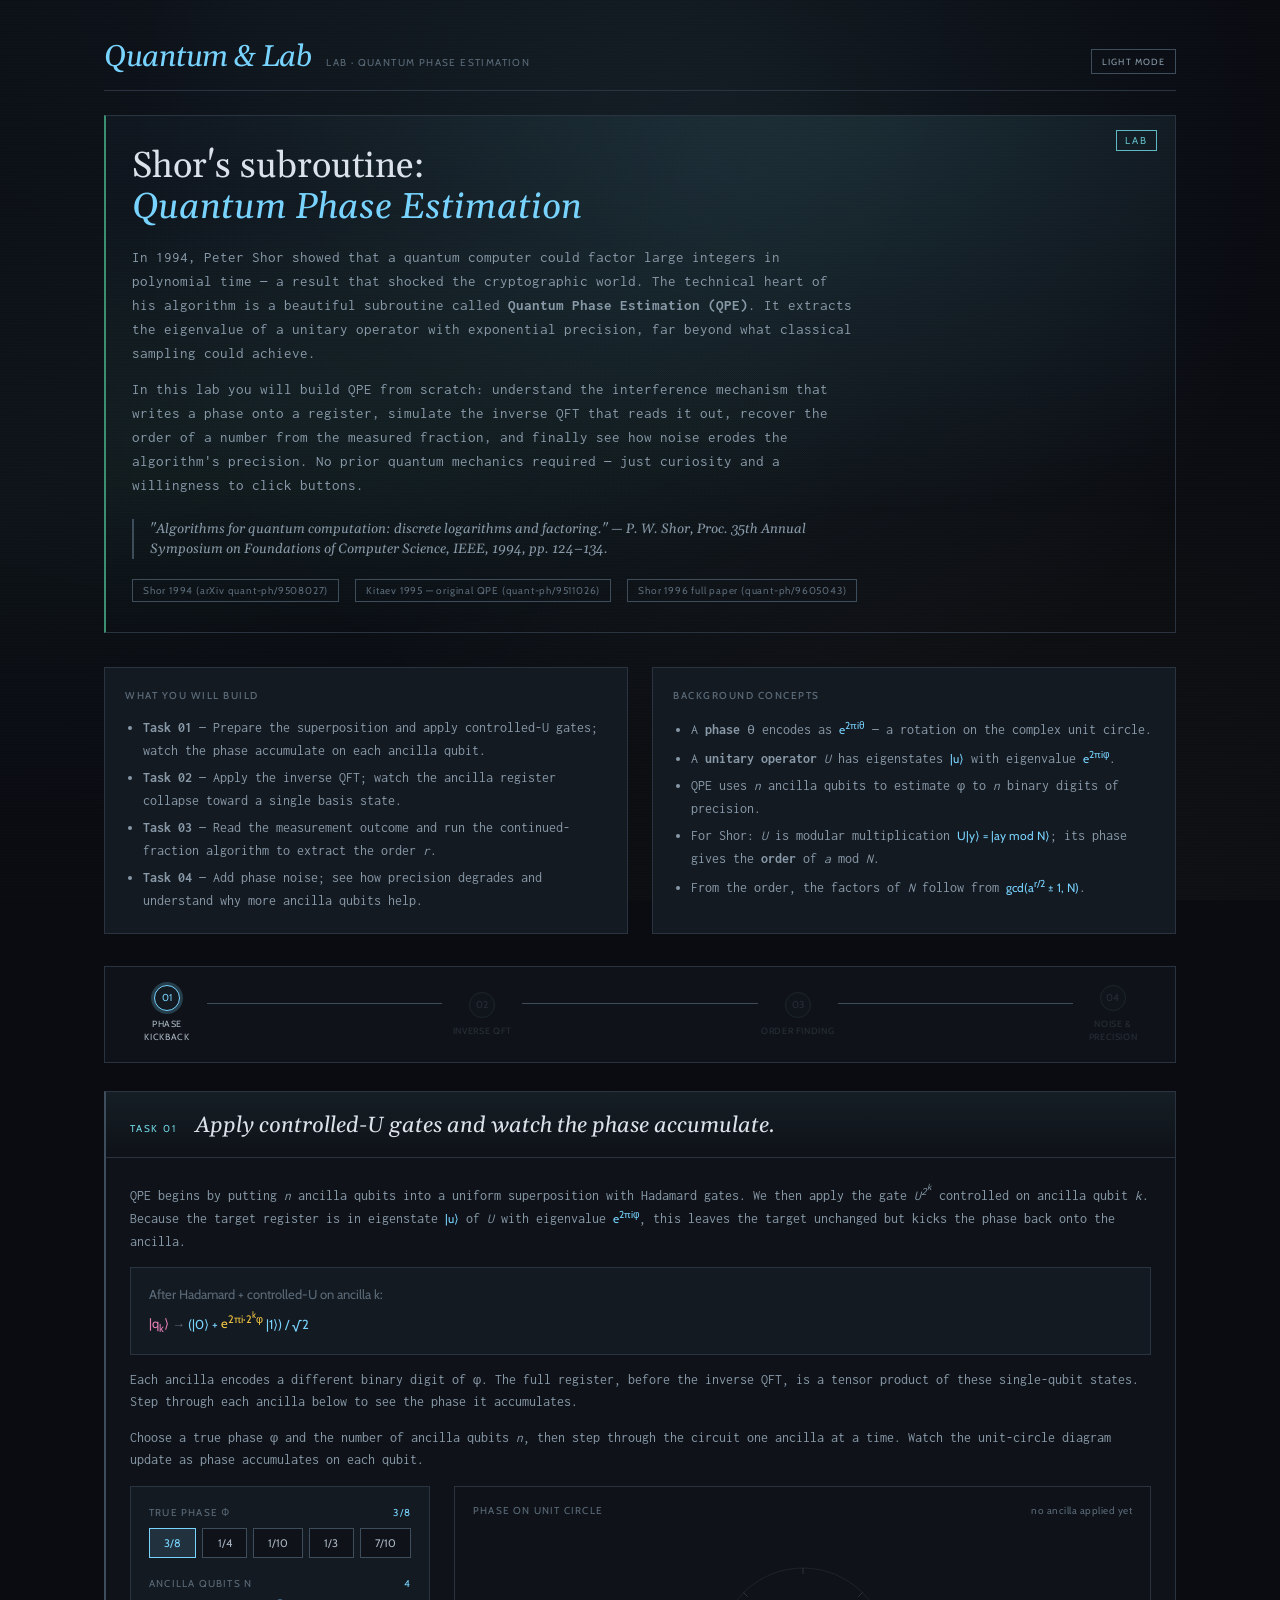
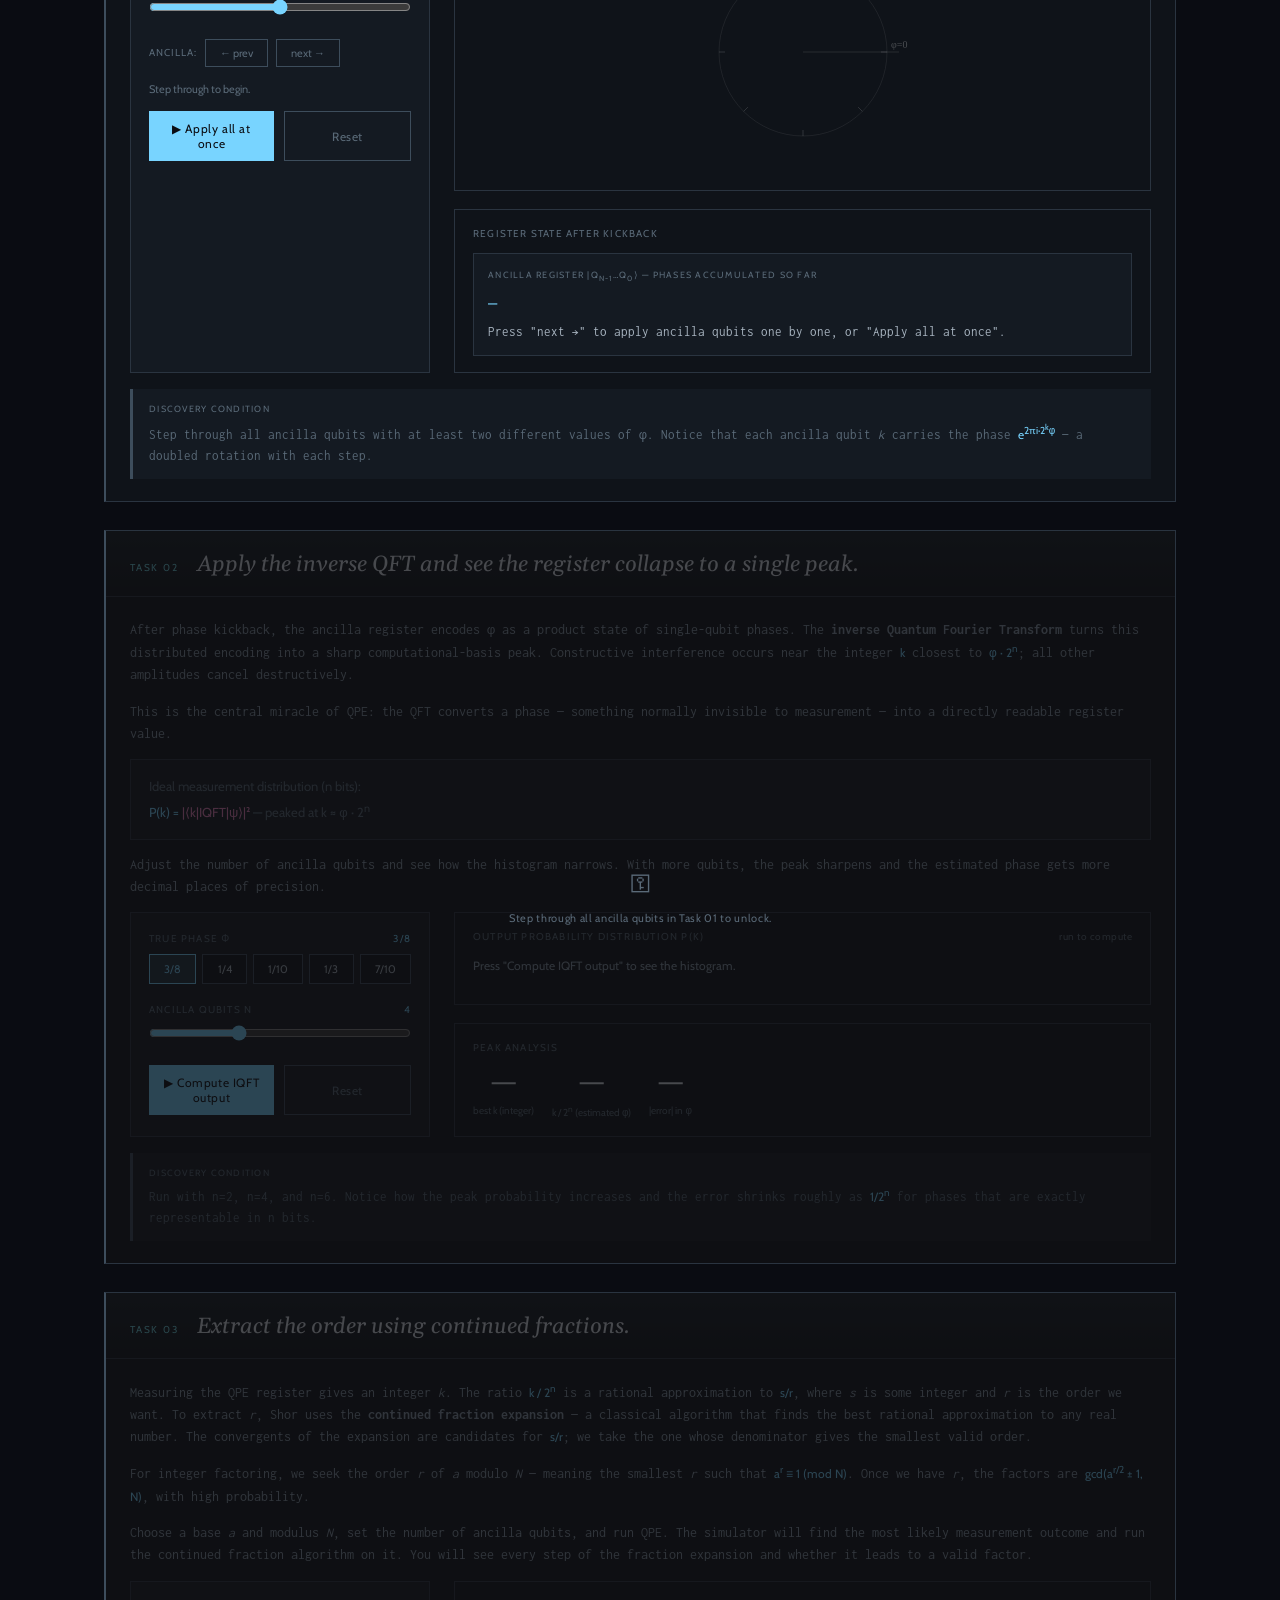
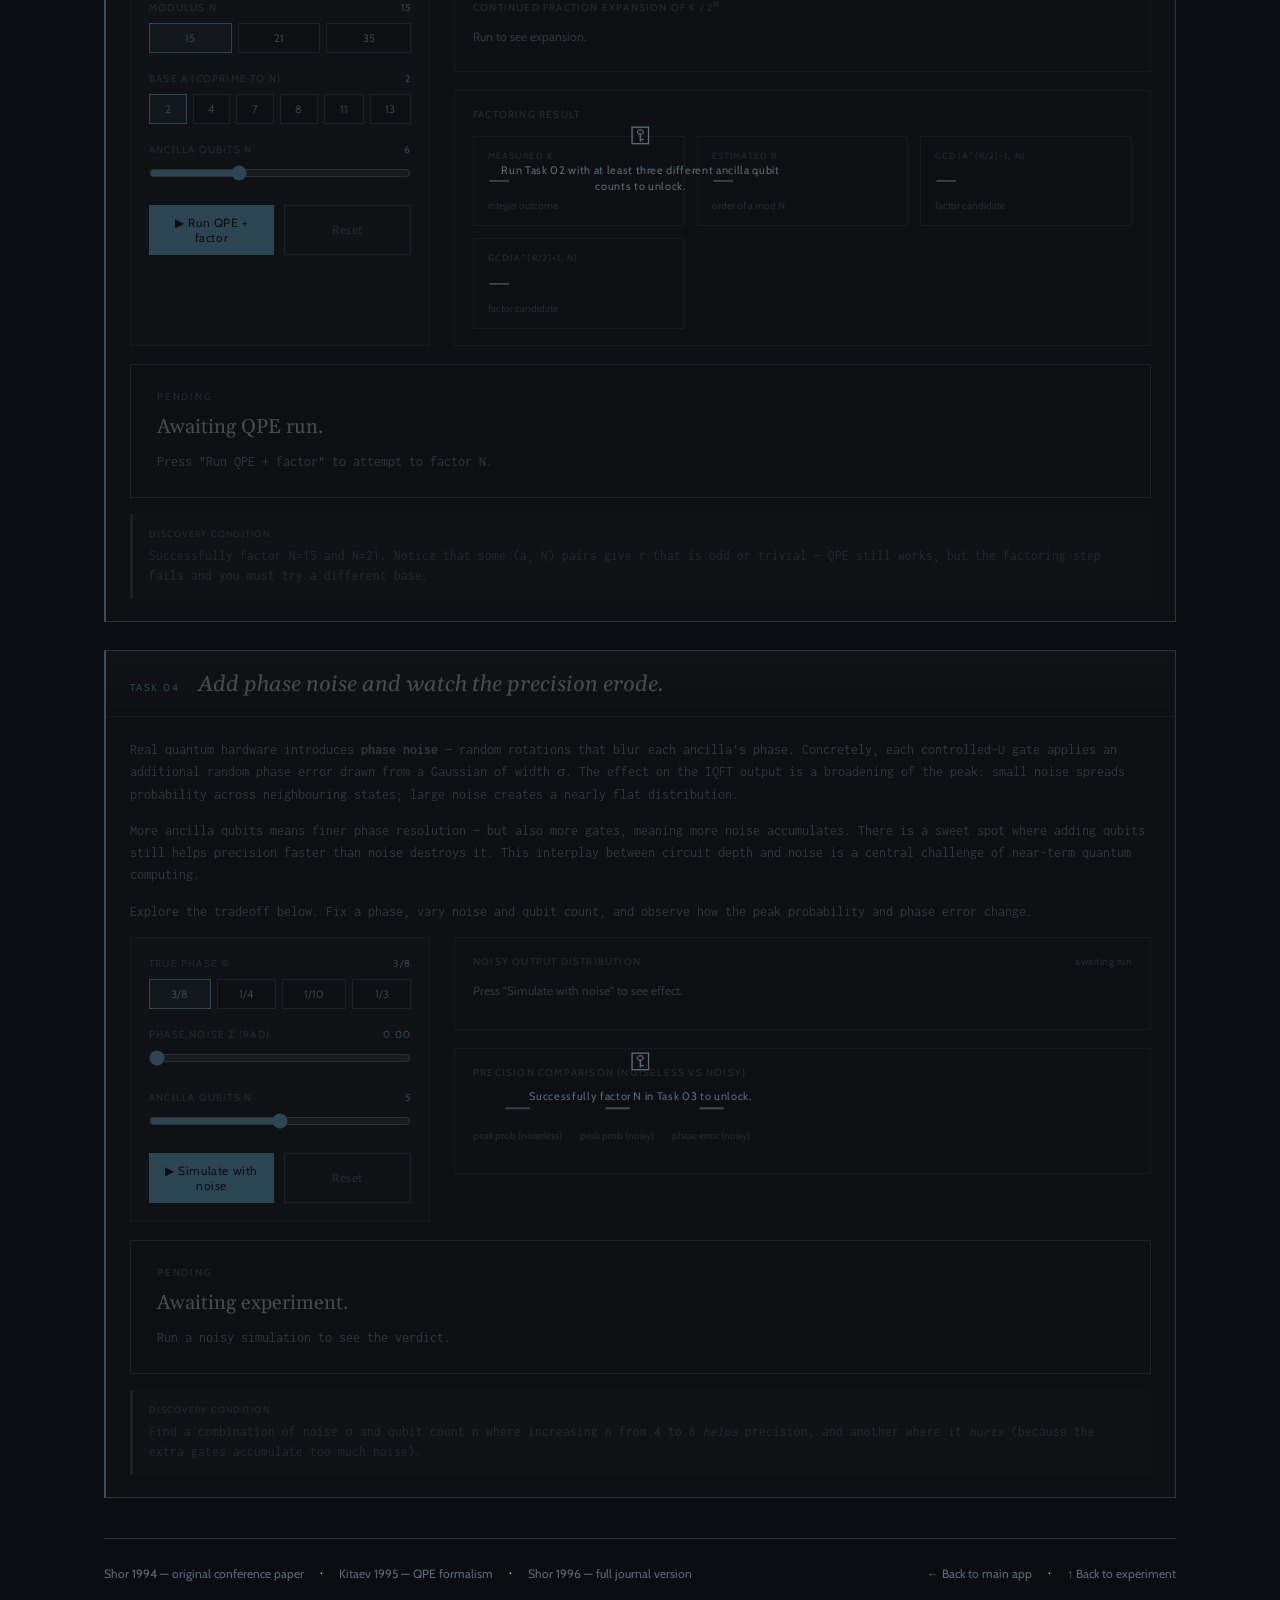
<file: lab-phase-estimation.html>
<!DOCTYPE html>
<html lang="en">
<head>
  <meta charset="UTF-8" />
  <meta name="viewport" content="width=device-width, initial-scale=1.0" />
  <title>Lab — Quantum Phase Estimation</title>
  <link rel="preconnect" href="https://fonts.googleapis.com">
  <link rel="preconnect" href="https://fonts.gstatic.com" crossorigin>
  <link href="https://fonts.googleapis.com/css2?family=Cabin:wght@400;500;600;700&family=Gelasio:ital,wght@0,400;0,500;0,600;0,700;1,400&family=Inconsolata:wght@300;400;500;600;700&family=Space+Mono:wght@400;700&display=swap" rel="stylesheet">
  <link rel="stylesheet" href="styles/base.css" />
  <link rel="stylesheet" href="styles/labs.css" />
  <style>
    /* ── Masthead ── */
    .masthead {
      border-bottom: 1px solid var(--line);
      padding: 16px 0 14px;
      display: flex; align-items: center; justify-content: space-between;
    }
    .brand { display: flex; align-items: baseline; gap: 14px; }
    .brand-mark { font-family: var(--mono); font-size: 12px; letter-spacing: 0.1em; color: var(--ink); }
    .amp { color: var(--phos); }
    .brand-tag { font-family: var(--mono); font-size: 11px; color: var(--ink-faint); }

    /* ── Lab hero ── */
    .lab-hero {
      border: 1px solid var(--line);
      padding: 32px 28px;
      margin: 28px 0 36px;
      background: linear-gradient(180deg, rgba(120,212,255,0.035), transparent 80%);
      position: relative;
    }
    .lab-hero::before {
      content: 'LAB';
      position: absolute; top: 14px; right: 18px;
      font-family: var(--mono); font-size: 10px; letter-spacing: 0.2em;
      color: var(--phos); border: 1px solid var(--phos); padding: 2px 8px;
      opacity: 0.85; pointer-events: none;
    }
    .lab-hero h1 {
      font-family: var(--serif); font-weight: 300; font-size: 36px;
      line-height: 1.15; margin: 0 0 16px; max-width: 760px;
    }
    .lab-hero h1 em { font-style: italic; color: var(--phos); }
    .lab-hero .lede {
      max-width: 720px; font-size: 15px; line-height: 1.6; color: var(--ink-soft);
    }
    .lab-hero .lede + .lede { margin-top: 12px; }
    .lab-hero .historical {
      font-family: var(--serif); font-style: italic; color: var(--ink-faint);
      font-size: 13.5px; margin-top: 22px; padding-left: 16px;
      border-left: 2px solid var(--line-bright); max-width: 680px;
    }
    .lab-hero .ref-row {
      margin-top: 20px; display: flex; gap: 16px; flex-wrap: wrap;
    }
    .ref-pill {
      font-family: var(--mono); font-size: 10px; letter-spacing: 0.08em;
      color: var(--ink-faint); border: 1px solid var(--line-bright);
      padding: 3px 10px; text-decoration: none; transition: all 0.15s;
    }
    .ref-pill:hover { color: var(--phos); border-color: var(--phos); }

    /* ── Setup cards ── */
    .setup-block { display: grid; grid-template-columns: 1fr 1fr; gap: 24px; margin: 32px 0; }
    @media (max-width: 780px) { .setup-block { grid-template-columns: 1fr; } }
    .setup-card { border: 1px solid var(--line); padding: 20px; background: var(--bg-1); }
    .setup-card h3 {
      font-family: var(--mono); font-size: 10px; letter-spacing: 0.15em;
      text-transform: uppercase; color: var(--ink-faint); margin: 0 0 14px; font-weight: 500;
    }
    .setup-card ul { margin: 0; padding-left: 18px; font-size: 13.5px; line-height: 1.7; color: var(--ink-soft); }
    .setup-card li + li { margin-top: 4px; }
    .setup-card code { font-family: var(--mono); font-size: 12px; color: var(--phos); }

    /* ── Progress rail ── */
    .progress-rail {
      display: flex; align-items: center; margin: 28px 0 0; padding: 18px 22px;
      border: 1px solid var(--line); background: var(--bg-1); overflow-x: auto;
    }
    .prog-step {
      display: flex; flex-direction: column; align-items: center; gap: 6px;
      min-width: 80px; opacity: 0.3; transition: opacity 0.35s;
    }
    .prog-step.unlocked { opacity: 1; }
    .prog-dot {
      width: 26px; height: 26px; border-radius: 50%;
      border: 1.5px solid var(--line-bright); background: var(--bg-2);
      display: flex; align-items: center; justify-content: center;
      font-family: var(--mono); font-size: 10px; color: var(--ink-faint);
      transition: all 0.35s;
    }
    .prog-step.unlocked .prog-dot { border-color: var(--phos); color: var(--phos); }
    .prog-step.active .prog-dot { box-shadow: 0 0 0 3px rgba(120,212,255,0.22); }
    .prog-step.done .prog-dot { background: var(--phos); border-color: var(--phos); color: var(--bg-0); }
    .prog-label {
      font-family: var(--mono); font-size: 9px; letter-spacing: 0.07em;
      text-transform: uppercase; color: var(--ink-faint); text-align: center; max-width: 76px;
    }
    .prog-step.unlocked .prog-label { color: var(--ink-soft); }
    .prog-connector {
      flex: 1; height: 1px; background: var(--line-bright);
      margin-bottom: 22px; min-width: 12px; transition: background 0.35s;
    }
    .prog-connector.lit { background: var(--phos); }

    /* ── Task structure ── */
    .task { border: 1px solid var(--line); margin: 28px 0; position: relative; transition: border-color 0.3s; }
    .task.locked { pointer-events: none; }
    .task-lock-overlay {
      display: none; position: absolute; inset: 0;
      background: rgba(14,15,17,0.72); z-index: 10;
      align-items: center; justify-content: center; flex-direction: column; gap: 10px;
    }
    .task.locked .task-lock-overlay { display: flex; }
    .lock-icon { font-family: var(--mono); font-size: 22px; color: var(--ink-faint); }
    .lock-hint {
      font-family: var(--mono); font-size: 11px; letter-spacing: 0.06em;
      color: var(--ink-faint); text-align: center; max-width: 340px; padding: 0 20px;
    }
    @keyframes unlockFlash {
      0%   { border-color: var(--phos); box-shadow: 0 0 0 0 rgba(120,212,255,0.5); }
      50%  { box-shadow: 0 0 0 8px rgba(120,212,255,0); }
      100% { border-color: var(--line); box-shadow: none; }
    }
    .task.just-unlocked { animation: unlockFlash 0.7s ease-out forwards; }
    .task-complete-badge {
      display: none; position: absolute; top: 14px; right: 18px;
      font-family: var(--mono); font-size: 9px; letter-spacing: 0.15em; text-transform: uppercase;
      color: var(--phos); border: 1px solid var(--phos); padding: 2px 8px; opacity: 0.85;
    }
    .task.done .task-complete-badge { display: block; }
    .task-head {
      padding: 18px 24px 14px; border-bottom: 1px solid var(--line);
      display: flex; align-items: baseline; gap: 18px;
    }
    .task-label { font-family: var(--mono); font-size: 10px; letter-spacing: 0.18em; text-transform: uppercase; color: var(--phos); }
    .task-title { font-family: var(--serif); font-style: italic; font-weight: 400; font-size: 22px; margin: 0; color: var(--ink); }
    .task-body { padding: 22px 24px; }
    .task-body p { font-size: 13.5px; line-height: 1.65; color: var(--ink-soft); margin: 0 0 14px; }
    .task-body p:last-child { margin-bottom: 0; }

    /* ── Discovery callout ── */
    .discovery {
      margin-top: 16px; padding: 13px 16px; border-left: 3px solid var(--line-bright);
      background: var(--bg-2); font-size: 13px; line-height: 1.55;
      color: var(--ink-faint); transition: border-color 0.3s, color 0.3s;
    }
    .discovery.active { border-left-color: var(--phos); color: var(--ink-soft); }
    .discovery .disc-tag {
      font-family: var(--mono); font-size: 9px; letter-spacing: 0.14em;
      text-transform: uppercase; color: var(--ink-faint); margin-bottom: 5px;
    }
    .discovery.active .disc-tag { color: var(--phos); }

    /* ── Bench ── */
    .bench { display: grid; grid-template-columns: 300px 1fr; gap: 24px; margin-top: 8px; }
    @media (max-width: 860px) { .bench { grid-template-columns: 1fr; } }
    .knobs { border: 1px solid var(--line); padding: 18px; background: var(--bg-2); }
    .knob-group { margin-bottom: 18px; }
    .knob-group:last-child { margin-bottom: 0; }
    .knob-label {
      font-family: var(--mono); font-size: 10px; letter-spacing: 0.12em; text-transform: uppercase;
      color: var(--ink-faint); display: flex; justify-content: space-between; margin-bottom: 8px;
    }
    .knob-val { color: var(--phos); font-family: var(--mono); }
    .knob-group input[type="range"] { width: 100%; accent-color: var(--phos); }
    .radio-row { display: flex; gap: 6px; flex-wrap: wrap; }
    .radio-btn {
      flex: 1 1 auto; min-width: 0; padding: 7px 10px; font-family: var(--mono); font-size: 11px;
      background: var(--bg-1); border: 1px solid var(--line-bright); color: var(--ink-soft);
      cursor: pointer; text-align: center; transition: all 0.15s;
    }
    .radio-btn:hover { border-color: var(--phos); color: var(--ink); }
    .radio-btn.active { background: rgba(120,212,255,0.12); border-color: var(--phos); color: var(--phos); }
    .run-bar { display: flex; gap: 10px; margin-top: 18px; }
    .run-btn {
      flex: 1; padding: 10px 14px; font-family: var(--mono); font-size: 12px;
      letter-spacing: 0.05em; background: var(--phos); color: var(--bg-0);
      border: none; cursor: pointer; transition: opacity 0.15s;
    }
    .run-btn:hover { opacity: 0.85; }
    .run-btn.secondary {
      background: transparent; color: var(--ink-faint); border: 1px solid var(--line-bright);
    }
    .run-btn.secondary:hover { color: var(--ink); border-color: var(--phos); }

    /* ── Readouts ── */
    .readouts { display: flex; flex-direction: column; gap: 18px; }
    .readout-card { border: 1px solid var(--line); padding: 16px 18px; background: var(--bg-1); }
    .readout-head {
      font-family: var(--mono); font-size: 10px; letter-spacing: 0.12em; text-transform: uppercase;
      color: var(--ink-faint); margin-bottom: 12px; display: flex; justify-content: space-between; align-items: baseline;
    }
    .readout-sub { color: var(--ink-faint); font-size: 10px; letter-spacing: 0.05em; text-transform: none; }

    /* ── State panel ── */
    .state-panel {
      margin-top: 14px; padding: 14px; border: 1px solid var(--line);
      background: var(--bg-2); min-height: 80px;
    }
    .state-label {
      font-family: var(--mono); font-size: 9px; letter-spacing: 0.14em;
      text-transform: uppercase; color: var(--ink-faint); margin-bottom: 8px;
    }
    .state-expr { font-family: var(--mono); font-size: 13px; color: var(--phos); line-height: 1.7; }
    .state-expr .hi { color: var(--magenta); }
    .state-expr .amber { color: var(--amber); }
    .state-narr { font-size: 12.5px; color: var(--ink-soft); margin-top: 8px; line-height: 1.55; }
    .state-narr code { font-family: var(--mono); font-size: 11px; color: var(--phos); }

    /* ── Step buttons ── */
    .step-controls { display: flex; gap: 8px; align-items: center; margin-top: 14px; flex-wrap: wrap; }
    .step-label { font-family: var(--mono); font-size: 10px; letter-spacing: 0.1em; color: var(--ink-faint); text-transform: uppercase; }
    .step-btn {
      padding: 6px 14px; font-family: var(--mono); font-size: 11px;
      background: transparent; border: 1px solid var(--line-bright);
      color: var(--ink-faint); cursor: pointer; transition: all 0.15s;
    }
    .step-btn:hover { border-color: var(--phos); color: var(--phos); }
    .step-btn.active { border-color: var(--phos); color: var(--phos); background: rgba(120,212,255,0.1); }

    /* ── Probability histogram bars ── */
    .hist-wrap { margin-top: 8px; }
    .hist-row {
      display: flex; align-items: center; gap: 10px; margin-bottom: 6px;
      font-family: var(--mono); font-size: 11px;
    }
    .hist-label { width: 46px; color: var(--ink-faint); flex-shrink: 0; text-align: right; }
    .hist-bar-wrap {
      flex: 1; height: 14px; background: var(--bg-2); border: 1px solid var(--line); overflow: hidden; position: relative;
    }
    .hist-bar {
      height: 100%; background: var(--phos); transition: width 0.4s ease;
    }
    .hist-bar.peak { background: var(--magenta); }
    .hist-val { width: 52px; text-align: right; color: var(--phos); }

    /* ── Phase dial ── */
    .phase-canvas-wrap {
      display: flex; justify-content: center; align-items: center;
      padding: 12px 0;
    }

    /* ── Fraction readout ── */
    .fraction-box {
      border: 1px solid var(--line); padding: 16px 18px; background: var(--bg-1); margin-top: 14px;
    }
    .fraction-box .frac-head {
      font-family: var(--mono); font-size: 9px; letter-spacing: 0.15em; text-transform: uppercase;
      color: var(--ink-faint); margin-bottom: 10px;
    }
    .frac-row { display: flex; gap: 18px; flex-wrap: wrap; margin-top: 6px; }
    .frac-item { text-align: center; }
    .frac-num {
      font-family: var(--serif); font-weight: 300; font-size: 32px; color: var(--ink); line-height: 1;
    }
    .frac-num.good { color: var(--phos); }
    .frac-num.bad  { color: var(--amber); }
    .frac-sub { font-family: var(--mono); font-size: 10px; color: var(--ink-faint); margin-top: 4px; }

    /* ── Conclusion ── */
    .conclusion {
      border: 1px solid var(--phos);
      background: linear-gradient(180deg, rgba(120,212,255,0.05), transparent);
      padding: 24px 26px; margin-top: 18px;
    }
    .conclusion .tag {
      font-family: var(--mono); font-size: 10px; letter-spacing: 0.18em;
      text-transform: uppercase; color: var(--phos); margin-bottom: 10px;
    }
    .conclusion h3 {
      font-family: var(--serif); font-weight: 400; font-size: 20px;
      margin: 0 0 10px; color: var(--ink); line-height: 1.35;
    }
    .conclusion p { font-size: 13.5px; line-height: 1.65; color: var(--ink-soft); margin: 0 0 10px; }
    .conclusion p:last-child { margin-bottom: 0; }
    .conclusion .val-inline { font-family: var(--mono); color: var(--phos); }
    .conclusion.not-yet { border-color: var(--line-bright); background: transparent; }
    .conclusion.not-yet .tag { color: var(--ink-faint); }

    /* ── Insight rows ── */
    .insight-panel { margin-top: 14px; min-height: 0; }
    .insight-row {
      display: flex; align-items: baseline; gap: 10px; padding: 7px 0;
      border-top: 1px solid var(--line); font-size: 12px; line-height: 1.5;
    }
    .insight-row:first-child { border-top: none; padding-top: 4px; }
    .insight-tag {
      font-family: var(--mono); font-size: 9px; letter-spacing: 0.12em; text-transform: uppercase;
      color: var(--ink-faint); flex-shrink: 0; width: 72px;
    }
    .insight-text { color: var(--ink-soft); }
    .insight-text code { font-family: var(--mono); font-size: 11px; color: var(--phos); }
    .insight-text .hi { color: var(--phos); }
    .insight-text .warn { color: var(--amber); }

    /* ── Certificate ── */
    .cert {
      display: none; border: 1px solid var(--phos);
      background: linear-gradient(180deg, rgba(120,212,255,0.06), transparent 80%);
      padding: 36px 32px; margin: 28px 0; position: relative;
    }
    .cert.visible { display: block; }
    .cert::before {
      content: 'COMPLETE'; position: absolute; top: 14px; right: 18px;
      font-family: var(--mono); font-size: 10px; letter-spacing: 0.2em;
      color: var(--phos); border: 1px solid var(--phos); padding: 2px 8px; opacity: 0.85;
    }
    .cert h2 { font-family: var(--serif); font-weight: 300; font-size: 28px; margin: 0 0 14px; color: var(--ink); line-height: 1.2; }
    .cert h2 em { font-style: italic; color: var(--phos); }
    .cert p { font-size: 13.5px; line-height: 1.65; color: var(--ink-soft); margin: 0 0 10px; }
    .cert .cert-findings { display: grid; grid-template-columns: 1fr 1fr; gap: 12px; margin: 20px 0; }
    @media (max-width: 600px) { .cert .cert-findings { grid-template-columns: 1fr; } }
    .cert-finding { border: 1px solid var(--line); padding: 12px 14px; background: var(--bg-1); }
    .cert-finding .cf-tag {
      font-family: var(--mono); font-size: 9px; letter-spacing: 0.12em; text-transform: uppercase;
      color: var(--ink-faint); margin-bottom: 5px;
    }
    .cert-finding .cf-text { font-size: 12.5px; color: var(--ink-soft); line-height: 1.5; }
    .cert-finding .cf-text code { font-family: var(--mono); font-size: 11px; color: var(--phos); }

    /* ── Math display ── */
    .math-block {
      background: var(--bg-2); border: 1px solid var(--line); padding: 14px 18px;
      font-family: var(--mono); font-size: 13px; color: var(--phos); line-height: 1.9;
      margin: 14px 0; overflow-x: auto;
    }
    .math-block .dim { color: var(--ink-faint); }
    .math-block .hi { color: var(--magenta); }
    .math-block .amber { color: var(--amber); }

    /* ── CFrac table ── */
    table.cfrac-table {
      width: 100%; border-collapse: collapse; font-family: var(--mono); font-size: 12px; margin-top: 10px;
    }
    .cfrac-table th, .cfrac-table td {
      padding: 8px 10px; border-bottom: 1px solid var(--line); text-align: center;
    }
    .cfrac-table th {
      color: var(--ink-faint); font-weight: 400; font-size: 10px; letter-spacing: 0.08em; text-transform: uppercase;
    }
    .cfrac-table tr:last-child td { border-bottom: none; }
    .cfrac-table .hi-row td { color: var(--phos); background: rgba(120,212,255,0.07); }
    .cfrac-table .amber-row td { color: var(--amber); }

    /* ── Order-finding result grid ── */
    .order-grid {
      display: grid; grid-template-columns: repeat(auto-fill, minmax(160px, 1fr)); gap: 12px; margin-top: 14px;
    }
    .order-cell {
      border: 1px solid var(--line); padding: 12px 14px; background: var(--bg-1);
    }
    .order-cell .oc-tag {
      font-family: var(--mono); font-size: 9px; letter-spacing: 0.12em; text-transform: uppercase;
      color: var(--ink-faint); margin-bottom: 6px;
    }
    .order-cell .oc-val {
      font-family: var(--serif); font-size: 26px; font-weight: 300; color: var(--ink); line-height: 1;
    }
    .order-cell .oc-val.good { color: var(--phos); }
    .order-cell .oc-val.bad  { color: var(--amber); }
    .order-cell .oc-sub { font-family: var(--mono); font-size: 10px; color: var(--ink-faint); margin-top: 4px; }

    /* ── Footer ── */
    .lab-footer {
      margin-top: 40px; padding-top: 24px; border-top: 1px solid var(--line);
      display: flex; justify-content: space-between; gap: 16px; flex-wrap: wrap;
    }
    .lab-footer a { color: var(--ink-faint); text-decoration: none; font-family: var(--mono); font-size: 12px; }
    .lab-footer a:hover { color: var(--phos); }

    /* ── Inline code ── */
    code { font-family: var(--mono); font-size: 12px; color: var(--phos); }
  </style>
</head>
<body>
<div class="app">

  <!-- MASTHEAD -->
  <header class="masthead">
    <div class="brand">
      <div class="brand-mark">Quantum <span class="amp">&amp;</span> Lab</div>
      <div class="brand-tag">Lab · Quantum Phase Estimation</div>
    </div>
    <div class="lab-tools">
      <button class="theme-toggle" id="theme-toggle" type="button" aria-label="Enable light mode">Light mode</button>
    </div>
  </header>

  <!-- HERO -->
  <section class="lab-hero">
    <h1>Shor's subroutine:<br><em>Quantum Phase Estimation</em></h1>
    <p class="lede">
      In 1994, Peter Shor showed that a quantum computer could factor large integers in polynomial time — a result that shocked the cryptographic world. The technical heart of his algorithm is a beautiful subroutine called <strong>Quantum Phase Estimation (QPE)</strong>. It extracts the eigenvalue of a unitary operator with exponential precision, far beyond what classical sampling could achieve.
    </p>
    <p class="lede">
      In this lab you will build QPE from scratch: understand the interference mechanism that writes a phase onto a register, simulate the inverse QFT that reads it out, recover the order of a number from the measured fraction, and finally see how noise erodes the algorithm's precision. No prior quantum mechanics required — just curiosity and a willingness to click buttons.
    </p>
    <p class="historical">
      "Algorithms for quantum computation: discrete logarithms and factoring." — P. W. Shor, <em>Proc. 35th Annual Symposium on Foundations of Computer Science</em>, IEEE, 1994, pp. 124–134.
    </p>
    <div class="ref-row">
      <a class="ref-pill" href="https://arxiv.org/abs/quant-ph/9508027" target="_blank" rel="noopener">Shor 1994 (arXiv quant-ph/9508027)</a>
      <a class="ref-pill" href="https://arxiv.org/abs/quant-ph/9511026" target="_blank" rel="noopener">Kitaev 1995 — original QPE (quant-ph/9511026)</a>
      <a class="ref-pill" href="https://arxiv.org/abs/quant-ph/9605043" target="_blank" rel="noopener">Shor 1996 full paper (quant-ph/9605043)</a>
    </div>
  </section>

  <!-- SETUP CARDS -->
  <div class="setup-block">
    <div class="setup-card">
      <h3>What you will build</h3>
      <ul>
        <li><strong>Task 01</strong> — Prepare the superposition and apply controlled-U gates; watch the phase accumulate on each ancilla qubit.</li>
        <li><strong>Task 02</strong> — Apply the inverse QFT; watch the ancilla register collapse toward a single basis state.</li>
        <li><strong>Task 03</strong> — Read the measurement outcome and run the continued-fraction algorithm to extract the order <em>r</em>.</li>
        <li><strong>Task 04</strong> — Add phase noise; see how precision degrades and understand why more ancilla qubits help.</li>
      </ul>
    </div>
    <div class="setup-card">
      <h3>Background concepts</h3>
      <ul>
        <li>A <strong>phase</strong> θ encodes as <code>e<sup>2πiθ</sup></code> — a rotation on the complex unit circle.</li>
        <li>A <strong>unitary operator</strong> <em>U</em> has eigenstates <code>|u⟩</code> with eigenvalue <code>e<sup>2πiφ</sup></code>.</li>
        <li>QPE uses <em>n</em> ancilla qubits to estimate φ to <em>n</em> binary digits of precision.</li>
        <li>For Shor: <em>U</em> is modular multiplication <code>U|y⟩ = |ay mod N⟩</code>; its phase gives the <strong>order</strong> of <em>a</em> mod <em>N</em>.</li>
        <li>From the order, the factors of <em>N</em> follow from <code>gcd(a<sup>r/2</sup> ± 1, N)</code>.</li>
      </ul>
    </div>
  </div>

  <!-- PROGRESS RAIL -->
  <nav class="progress-rail" id="progress-rail">
    <div class="prog-step unlocked active" id="prog-1">
      <div class="prog-dot">01</div>
      <div class="prog-label">Phase kickback</div>
    </div>
    <div class="prog-connector" id="conn-1"></div>
    <div class="prog-step" id="prog-2">
      <div class="prog-dot">02</div>
      <div class="prog-label">Inverse QFT</div>
    </div>
    <div class="prog-connector" id="conn-2"></div>
    <div class="prog-step" id="prog-3">
      <div class="prog-dot">03</div>
      <div class="prog-label">Order finding</div>
    </div>
    <div class="prog-connector" id="conn-3"></div>
    <div class="prog-step" id="prog-4">
      <div class="prog-dot">04</div>
      <div class="prog-label">Noise &amp; precision</div>
    </div>
  </nav>

  <!-- ================================================================
       TASK 01: PHASE KICKBACK
  ================================================================ -->
  <article class="task" id="task-1">
    <div class="task-lock-overlay"><div class="lock-icon">⚿</div><div class="lock-hint">Complete a previous task to unlock.</div></div>
    <header class="task-head">
      <span class="task-label">Task 01</span>
      <h2 class="task-title">Apply controlled-U gates and watch the phase accumulate.</h2>
    </header>
    <div class="task-body">
      <p>
        QPE begins by putting <em>n</em> ancilla qubits into a uniform superposition with Hadamard gates. We then apply the gate <em>U<sup>2<sup>k</sup></sup></em> controlled on ancilla qubit <em>k</em>. Because the target register is in eigenstate <code>|u⟩</code> of <em>U</em> with eigenvalue <code>e<sup>2πiφ</sup></code>, this leaves the target unchanged but kicks the phase back onto the ancilla.
      </p>
      <div class="math-block">
        <span class="dim">After Hadamard + controlled-U on ancilla k:</span><br>
        <span class="hi">|q<sub>k</sub>⟩</span> <span class="dim">→</span>  (|0⟩ + <span class="amber">e<sup>2πi·2<sup>k</sup>φ</sup></span> |1⟩) / √2
      </div>
      <p>
        Each ancilla encodes a different binary digit of φ. The full register, before the inverse QFT, is a tensor product of these single-qubit states. Step through each ancilla below to see the phase it accumulates.
      </p>
      <p>
        Choose a true phase φ and the number of ancilla qubits <em>n</em>, then step through the circuit one ancilla at a time. Watch the unit-circle diagram update as phase accumulates on each qubit.
      </p>

      <!-- controls + display -->
      <div class="bench">
        <div class="knobs">
          <div class="knob-group">
            <div class="knob-label"><span>True phase φ</span><span class="knob-val" id="t1-phi-label">3/8</span></div>
            <div class="radio-row" id="phi-radio">
              <button class="radio-btn active" data-phi="0.375">3/8</button>
              <button class="radio-btn" data-phi="0.25">1/4</button>
              <button class="radio-btn" data-phi="0.1">1/10</button>
              <button class="radio-btn" data-phi="0.333">1/3</button>
              <button class="radio-btn" data-phi="0.7">7/10</button>
            </div>
          </div>
          <div class="knob-group">
            <div class="knob-label"><span>Ancilla qubits n</span><span class="knob-val" id="t1-n-val">4</span></div>
            <input type="range" id="t1-n-slider" min="2" max="6" value="4" step="1">
          </div>
          <div class="step-controls" style="margin-top:6px;">
            <span class="step-label">Ancilla:</span>
            <button class="step-btn" id="t1-step-back">← prev</button>
            <button class="step-btn" id="t1-step-fwd">next →</button>
          </div>
          <div id="t1-ancilla-display" style="margin-top:14px; font-family:var(--mono); font-size:11px; color:var(--ink-faint);">Step through to begin.</div>
          <div class="run-bar" style="margin-top:14px;">
            <button class="run-btn" id="t1-all-btn">▶ Apply all at once</button>
            <button class="run-btn secondary" id="t1-reset-btn">Reset</button>
          </div>
        </div>

        <div class="readouts">
          <div class="readout-card">
            <div class="readout-head"><span>Phase on unit circle</span><span class="readout-sub" id="t1-qubit-sub">ancilla not yet applied</span></div>
            <div class="phase-canvas-wrap">
              <canvas id="phase-canvas" width="220" height="220"></canvas>
            </div>
          </div>

          <div class="readout-card">
            <div class="readout-head"><span>Register state after kickback</span></div>
            <div class="state-panel" style="margin:0;">
              <div class="state-label">Ancilla register |q<sub>n-1</sub>…q<sub>0</sub>⟩ — phases accumulated so far</div>
              <div class="state-expr" id="t1-state-expr">—</div>
              <div class="state-narr" id="t1-state-narr">Apply Hadamard + controlled-U to all ancillas to see the full pre-IQFT state.</div>
            </div>
          </div>
        </div>
      </div>

      <div class="discovery" id="disc-1">
        <div class="disc-tag">Discovery condition</div>
        Step through all ancilla qubits with at least two different values of φ. Notice that each ancilla qubit <em>k</em> carries the phase <code>e<sup>2πi·2<sup>k</sup>φ</sup></code> — a doubled rotation with each step.
      </div>
    </div>
    <div class="task-complete-badge">✓ complete</div>
  </article>

  <!-- ================================================================
       TASK 02: INVERSE QFT
  ================================================================ -->
  <article class="task locked" id="task-2">
    <div class="task-lock-overlay">
      <div class="lock-icon">⚿</div>
      <div class="lock-hint">Step through all ancilla qubits in Task 01 to unlock.</div>
    </div>
    <header class="task-head">
      <span class="task-label">Task 02</span>
      <h2 class="task-title">Apply the inverse QFT and see the register collapse to a single peak.</h2>
    </header>
    <div class="task-body">
      <p>
        After phase kickback, the ancilla register encodes φ as a product state of single-qubit phases. The <strong>inverse Quantum Fourier Transform</strong> turns this distributed encoding into a sharp computational-basis peak. Constructive interference occurs near the integer <code>k</code> closest to <code>φ · 2<sup>n</sup></code>; all other amplitudes cancel destructively.
      </p>
      <p>
        This is the central miracle of QPE: the QFT converts a phase — something normally invisible to measurement — into a directly readable register value.
      </p>
      <div class="math-block">
        <span class="dim">Ideal measurement distribution (n bits):</span><br>
        P(k) = <span class="hi">|⟨k|IQFT|ψ⟩|²</span>  <span class="dim">—  peaked at k ≈ φ · 2<sup>n</sup></span>
      </div>
      <p>
        Adjust the number of ancilla qubits and see how the histogram narrows. With more qubits, the peak sharpens and the estimated phase gets more decimal places of precision.
      </p>

      <div class="bench">
        <div class="knobs">
          <div class="knob-group">
            <div class="knob-label"><span>True phase φ</span><span class="knob-val" id="t2-phi-label">3/8</span></div>
            <div class="radio-row" id="t2-phi-radio">
              <button class="radio-btn active" data-phi="0.375">3/8</button>
              <button class="radio-btn" data-phi="0.25">1/4</button>
              <button class="radio-btn" data-phi="0.1">1/10</button>
              <button class="radio-btn" data-phi="0.333">1/3</button>
              <button class="radio-btn" data-phi="0.7">7/10</button>
            </div>
          </div>
          <div class="knob-group">
            <div class="knob-label"><span>Ancilla qubits n</span><span class="knob-val" id="t2-n-val">4</span></div>
            <input type="range" id="t2-n-slider" min="2" max="8" value="4" step="1">
          </div>
          <div class="run-bar">
            <button class="run-btn" id="t2-run-btn">▶ Compute IQFT output</button>
            <button class="run-btn secondary" id="t2-reset-btn">Reset</button>
          </div>
        </div>

        <div class="readouts">
          <div class="readout-card">
            <div class="readout-head"><span>Output probability distribution P(k)</span><span class="readout-sub" id="t2-sub">run to compute</span></div>
            <div class="hist-wrap" id="t2-hist">
              <p style="font-size:12px; color:var(--ink-faint); font-family:var(--mono); margin:12px 0;">Press "Compute IQFT output" to see the histogram.</p>
            </div>
          </div>
          <div class="readout-card">
            <div class="readout-head"><span>Peak analysis</span></div>
            <div class="frac-row" id="t2-peak-row">
              <div class="frac-item">
                <div class="frac-num" id="t2-k-best">—</div>
                <div class="frac-sub">best k (integer)</div>
              </div>
              <div class="frac-item">
                <div class="frac-num" id="t2-phi-est">—</div>
                <div class="frac-sub">k / 2<sup>n</sup> (estimated φ)</div>
              </div>
              <div class="frac-item">
                <div class="frac-num" id="t2-error">—</div>
                <div class="frac-sub">|error| in φ</div>
              </div>
            </div>
          </div>
        </div>
      </div>

      <div class="discovery" id="disc-2">
        <div class="disc-tag">Discovery condition</div>
        Run with n=2, n=4, and n=6. Notice how the peak probability increases and the error shrinks roughly as <code>1/2<sup>n</sup></code> for phases that are exactly representable in n bits.
      </div>
    </div>
    <div class="task-complete-badge">✓ complete</div>
  </article>

  <!-- ================================================================
       TASK 03: ORDER FINDING
  ================================================================ -->
  <article class="task locked" id="task-3">
    <div class="task-lock-overlay">
      <div class="lock-icon">⚿</div>
      <div class="lock-hint">Run Task 02 with at least three different ancilla qubit counts to unlock.</div>
    </div>
    <header class="task-head">
      <span class="task-label">Task 03</span>
      <h2 class="task-title">Extract the order using continued fractions.</h2>
    </header>
    <div class="task-body">
      <p>
        Measuring the QPE register gives an integer <em>k</em>. The ratio <code>k / 2<sup>n</sup></code> is a rational approximation to <code>s/r</code>, where <em>s</em> is some integer and <em>r</em> is the order we want. To extract <em>r</em>, Shor uses the <strong>continued fraction expansion</strong> — a classical algorithm that finds the best rational approximation to any real number. The convergents of the expansion are candidates for <code>s/r</code>; we take the one whose denominator gives the smallest valid order.
      </p>
      <p>
        For integer factoring, we seek the order <em>r</em> of <em>a</em> modulo <em>N</em> — meaning the smallest <em>r</em> such that <code>a<sup>r</sup> ≡ 1 (mod N)</code>. Once we have <em>r</em>, the factors are <code>gcd(a<sup>r/2</sup> ± 1, N)</code>, with high probability.
      </p>
      <p>
        Choose a base <em>a</em> and modulus <em>N</em>, set the number of ancilla qubits, and run QPE. The simulator will find the most likely measurement outcome and run the continued fraction algorithm on it. You will see every step of the fraction expansion and whether it leads to a valid factor.
      </p>

      <div class="bench">
        <div class="knobs">
          <div class="knob-group">
            <div class="knob-label"><span>Modulus N</span><span class="knob-val" id="t3-N-val">15</span></div>
            <div class="radio-row" id="t3-N-radio">
              <button class="radio-btn active" data-n="15">15</button>
              <button class="radio-btn" data-n="21">21</button>
              <button class="radio-btn" data-n="35">35</button>
            </div>
          </div>
          <div class="knob-group">
            <div class="knob-label"><span>Base a (coprime to N)</span><span class="knob-val" id="t3-a-val">7</span></div>
            <div class="radio-row" id="t3-a-radio">
              <!-- populated dynamically -->
            </div>
          </div>
          <div class="knob-group">
            <div class="knob-label"><span>Ancilla qubits n</span><span class="knob-val" id="t3-n-val">6</span></div>
            <input type="range" id="t3-n-slider" min="4" max="10" value="6" step="1">
          </div>
          <div class="run-bar">
            <button class="run-btn" id="t3-run-btn">▶ Run QPE + factor</button>
            <button class="run-btn secondary" id="t3-reset-btn">Reset</button>
          </div>
        </div>

        <div class="readouts">
          <div class="readout-card">
            <div class="readout-head"><span>Continued fraction expansion of k / 2<sup>n</sup></span></div>
            <div id="t3-cfrac-wrap">
              <p style="font-size:12px; color:var(--ink-faint); font-family:var(--mono); margin:8px 0;">Run to see expansion.</p>
            </div>
          </div>
          <div class="readout-card">
            <div class="readout-head"><span>Factoring result</span></div>
            <div class="order-grid" id="t3-order-grid">
              <div class="order-cell"><div class="oc-tag">measured k</div><div class="oc-val" id="t3-k">—</div><div class="oc-sub">integer outcome</div></div>
              <div class="order-cell"><div class="oc-tag">estimated r</div><div class="oc-val" id="t3-r">—</div><div class="oc-sub">order of a mod N</div></div>
              <div class="order-cell"><div class="oc-tag">gcd(a^{r/2}−1, N)</div><div class="oc-val" id="t3-f1">—</div><div class="oc-sub">factor candidate</div></div>
              <div class="order-cell"><div class="oc-tag">gcd(a^{r/2}+1, N)</div><div class="oc-val" id="t3-f2">—</div><div class="oc-sub">factor candidate</div></div>
            </div>
          </div>
        </div>
      </div>

      <div id="t3-conclusion" class="conclusion not-yet" style="margin-top:18px;">
        <div class="tag">Pending</div>
        <h3>Awaiting QPE run.</h3>
        <p>Press "Run QPE + factor" to attempt to factor N.</p>
      </div>

      <div class="discovery" id="disc-3">
        <div class="disc-tag">Discovery condition</div>
        Successfully factor N=15 and N=21. Notice that some (a, N) pairs give r that is odd or trivial — QPE still works, but the factoring step fails and you must try a different base.
      </div>
    </div>
    <div class="task-complete-badge">✓ complete</div>
  </article>

  <!-- ================================================================
       TASK 04: NOISE
  ================================================================ -->
  <article class="task locked" id="task-4">
    <div class="task-lock-overlay">
      <div class="lock-icon">⚿</div>
      <div class="lock-hint">Successfully factor N in Task 03 to unlock.</div>
    </div>
    <header class="task-head">
      <span class="task-label">Task 04</span>
      <h2 class="task-title">Add phase noise and watch the precision erode.</h2>
    </header>
    <div class="task-body">
      <p>
        Real quantum hardware introduces <strong>phase noise</strong> — random rotations that blur each ancilla's phase. Concretely, each controlled-U gate applies an additional random phase error drawn from a Gaussian of width σ. The effect on the IQFT output is a broadening of the peak: small noise spreads probability across neighbouring states; large noise creates a nearly flat distribution.
      </p>
      <p>
        More ancilla qubits means finer phase resolution — but also more gates, meaning more noise accumulates. There is a sweet spot where adding qubits still helps precision faster than noise destroys it. This interplay between circuit depth and noise is a central challenge of near-term quantum computing.
      </p>
      <p>
        Explore the tradeoff below. Fix a phase, vary noise and qubit count, and observe how the peak probability and phase error change.
      </p>

      <div class="bench">
        <div class="knobs">
          <div class="knob-group">
            <div class="knob-label"><span>True phase φ</span><span class="knob-val" id="t4-phi-label">3/8</span></div>
            <div class="radio-row" id="t4-phi-radio">
              <button class="radio-btn active" data-phi="0.375">3/8</button>
              <button class="radio-btn" data-phi="0.25">1/4</button>
              <button class="radio-btn" data-phi="0.1">1/10</button>
              <button class="radio-btn" data-phi="0.333">1/3</button>
            </div>
          </div>
          <div class="knob-group">
            <div class="knob-label"><span>Phase noise σ (rad)</span><span class="knob-val"><span id="t4-noise-val">0.00</span></span></div>
            <input type="range" id="t4-noise-slider" min="0" max="100" value="0" step="1">
          </div>
          <div class="knob-group">
            <div class="knob-label"><span>Ancilla qubits n</span><span class="knob-val" id="t4-n-val">5</span></div>
            <input type="range" id="t4-n-slider" min="2" max="8" value="5" step="1">
          </div>
          <div class="run-bar">
            <button class="run-btn" id="t4-run-btn">▶ Simulate with noise</button>
            <button class="run-btn secondary" id="t4-reset-btn">Reset</button>
          </div>
        </div>

        <div class="readouts">
          <div class="readout-card">
            <div class="readout-head"><span>Noisy output distribution</span><span class="readout-sub" id="t4-sub">awaiting run</span></div>
            <div class="hist-wrap" id="t4-hist">
              <p style="font-size:12px; color:var(--ink-faint); font-family:var(--mono); margin:12px 0;">Press "Simulate with noise" to see effect.</p>
            </div>
          </div>

          <div class="readout-card">
            <div class="readout-head"><span>Precision comparison (noiseless vs noisy)</span></div>
            <div class="frac-row" id="t4-compare-row">
              <div class="frac-item">
                <div class="frac-num good" id="t4-peak-clean">—</div>
                <div class="frac-sub">peak prob (noiseless)</div>
              </div>
              <div class="frac-item">
                <div class="frac-num" id="t4-peak-noisy">—</div>
                <div class="frac-sub">peak prob (noisy)</div>
              </div>
              <div class="frac-item">
                <div class="frac-num" id="t4-phi-err-noisy">—</div>
                <div class="frac-sub">phase error (noisy)</div>
              </div>
            </div>
            <div class="insight-panel" id="t4-insights"></div>
          </div>
        </div>
      </div>

      <div id="t4-conclusion" class="conclusion not-yet">
        <div class="tag">Pending</div>
        <h3>Awaiting experiment.</h3>
        <p>Run a noisy simulation to see the verdict.</p>
      </div>

      <div class="discovery" id="disc-4">
        <div class="disc-tag">Discovery condition</div>
        Find a combination of noise σ and qubit count n where increasing n from 4 to 6 <em>helps</em> precision, and another where it <em>hurts</em> (because the extra gates accumulate too much noise).
      </div>
    </div>
    <div class="task-complete-badge">✓ complete</div>
  </article>

  <!-- COMPLETION CERTIFICATE -->
  <div class="cert" id="cert">
    <h2>Phase estimation complete.<br><em>You built Shor's subroutine.</em></h2>
    <p>
      You have traced the full arc of Quantum Phase Estimation: phase kickback on ancilla qubits, constructive interference via the inverse QFT, continued-fraction readout to recover the order, and the degradation of precision under realistic phase noise.
    </p>
    <div class="cert-findings">
      <div class="cert-finding">
        <div class="cf-tag">Key result 1</div>
        <div class="cf-text">Each ancilla qubit <em>k</em> accumulates the phase <code>e<sup>2πi·2<sup>k</sup>φ</sup></code>. Together they encode φ in binary across the register.</div>
      </div>
      <div class="cert-finding">
        <div class="cf-tag">Key result 2</div>
        <div class="cf-text">The inverse QFT converts the distributed phase encoding into a measurement peak near <code>k = φ·2<sup>n</sup></code>. More qubits → sharper peak → more precision.</div>
      </div>
      <div class="cert-finding">
        <div class="cf-tag">Key result 3</div>
        <div class="cf-text">Continued fractions extract a rational <code>s/r</code> from the measured <code>k/2<sup>n</sup></code>. The denominator <em>r</em> is the multiplicative order, and <code>gcd(a<sup>r/2</sup>±1, N)</code> yields the factors.</div>
      </div>
      <div class="cert-finding">
        <div class="cf-tag">Key result 4</div>
        <div class="cf-text">Phase noise broadens the QPE peak. At low noise, adding ancilla qubits improves precision; at high noise, added circuit depth accumulates more error than the resolution gain is worth.</div>
      </div>
    </div>
    <p>
      Shor's 1994 paper showed that this procedure runs in <code>O((log N)<sup>3</sup>)</code> quantum gate operations — polynomial in the number of digits of N. The best classical factoring algorithms (GNFS) run in sub-exponential but super-polynomial time. This asymptotic gap is the reason QPE is considered one of the most consequential algorithms ever discovered.
    </p>
  </div>

  <!-- FOOTER -->
  <footer class="lab-footer">
    <div>
      <a href="https://arxiv.org/abs/quant-ph/9508027" target="_blank" rel="noopener">Shor 1994 — original conference paper</a>
      &ensp;·&ensp;
      <a href="https://arxiv.org/abs/quant-ph/9511026" target="_blank" rel="noopener">Kitaev 1995 — QPE formalism</a>
      &ensp;·&ensp;
      <a href="https://arxiv.org/abs/quant-ph/9605043" target="_blank" rel="noopener">Shor 1996 — full journal version</a>
    </div>
    <div>
      <a href="index.html">← Back to main app</a>
      &ensp;·&ensp;
      <a href="#" onclick="document.getElementById('task-1').scrollIntoView({behavior:'smooth', block:'start'}); return false;">↑ Back to experiment</a>
    </div>
  </footer>

</div><!-- .app -->

<script>
(function initLabThemeToggle() {
  var STORAGE_KEY = 'quantum-lab-theme';
  var root = document.documentElement;
  var button = document.getElementById('theme-toggle');
  if (!button) return;

  var currentTheme = localStorage.getItem(STORAGE_KEY) === 'light' ? 'light' : 'dark';

  function applyTheme(theme) {
    if (theme === 'light') {
      root.setAttribute('data-theme', 'light');
    } else {
      root.removeAttribute('data-theme');
    }
    button.setAttribute('data-theme', theme);
    button.setAttribute('aria-pressed', String(theme === 'light'));
    button.setAttribute('aria-label', theme === 'light' ? 'Switch to dark mode' : 'Enable light mode');
    button.textContent = theme === 'light' ? 'Dark mode' : 'Light mode';
  }

  applyTheme(currentTheme);
  button.addEventListener('click', function () {
    currentTheme = currentTheme === 'light' ? 'dark' : 'light';
    localStorage.setItem(STORAGE_KEY, currentTheme);
    applyTheme(currentTheme);
  });
})();

(() => {
  'use strict';

  /* ── Utility ── */
  const el = id => document.getElementById(id);
  const τ = 2 * Math.PI;

  /* ── GCD / modpow ── */
  function gcd(a, b) { while (b) { [a, b] = [b, a % b]; } return a; }
  function modpow(base, exp, mod) {
    let result = 1n;
    base = BigInt(base) % BigInt(mod);
    exp = BigInt(exp); mod = BigInt(mod);
    while (exp > 0n) {
      if (exp % 2n === 1n) result = result * base % mod;
      exp >>= 1n; base = base * base % mod;
    }
    return Number(result);
  }
  function trueOrder(a, N) {
    let x = a % N, r = 1;
    while (x !== 1) { x = (x * a) % N; r++; if (r > N) return null; }
    return r;
  }

  /* ── Continued fractions ── */
  function continuedFraction(num, den, maxTerms = 20) {
    // Returns [convergents] = [{a, p, q}]
    let convergents = [];
    let p0 = 1, q0 = 0, p1 = 0, q1 = 1;
    for (let i = 0; i < maxTerms; i++) {
      if (den === 0) break;
      const a = Math.floor(num / den);
      const p2 = a * p1 + p0;
      const q2 = a * q1 + q0;
      convergents.push({ a, p: p2, q: q2 });
      [num, den] = [den, num - a * den];
      [p0, p1] = [p1, p2];
      [q0, q1] = [q1, q2];
    }
    return convergents;
  }

  /* ── QPE probability distribution ── */
  function qpeProbs(phi, n, noiseSigma = 0) {
    const M = 1 << n; // 2^n states
    const probs = new Float64Array(M);
    // Compute ideal amplitudes via IQFT formula
    // P(k) = (1/M) |sum_{j=0}^{M-1} e^{2πi j (φ - k/M)}|^2
    // With noise: each ancilla qubit k gets extra phase eps_k ~ N(0, sigma)
    // We average over many noise samples for sigma > 0
    const samples = noiseSigma > 0 ? 200 : 1;
    for (let s = 0; s < samples; s++) {
      const noisePhases = [];
      for (let bit = 0; bit < n; bit++) {
        noisePhases.push(noiseSigma > 0 ? gaussRand() * noiseSigma : 0);
      }
      for (let k = 0; k < M; k++) {
        // amplitude = (1/M) * sum_j exp(2πi * j * (phi - k/M)) with noise
        // Using phase kickback formulation:
        // After IQFT, the k-th amplitude gets contribution from each ancilla bit:
        // amplitude_k = product_{bit=0}^{n-1} cos(π(phi*2^bit + noisePhases[bit]/tau - k/2^(n-bit)))
        // Actually use direct sum formula:
        let re = 0, im = 0;
        for (let j = 0; j < M; j++) {
          // Phase from bit j: each bit contributes its phase
          let ang = 0;
          for (let bit = 0; bit < n; bit++) {
            const jBit = (j >> bit) & 1;
            if (jBit) {
              ang += τ * phi * (1 << bit) + noisePhases[bit];
            }
          }
          // IQFT phase
          ang -= τ * j * k / M;
          re += Math.cos(ang);
          im += Math.sin(ang);
        }
        probs[k] += (re * re + im * im) / (M * M * samples);
      }
    }
    return probs;
  }

  function gaussRand() {
    let u = 0, v = 0;
    while (!u) u = Math.random();
    while (!v) v = Math.random();
    return Math.sqrt(-2 * Math.log(u)) * Math.cos(τ * v);
  }

  /* ══════════════════════════════
     PROGRESS + UNLOCK SYSTEM
  ══════════════════════════════ */
  const unlocked = new Set([1]);
  const done = new Set();

  function unlock(taskNum) {
    if (unlocked.has(taskNum)) return;
    unlocked.add(taskNum);
    const taskEl = el(`task-${taskNum}`);
    taskEl.classList.remove('locked');
    taskEl.classList.add('just-unlocked');
    setTimeout(() => taskEl.classList.remove('just-unlocked'), 800);
    const prog = el(`prog-${taskNum}`);
    prog.classList.add('unlocked', 'active');
    if (taskNum > 1) {
      const conn = el(`conn-${taskNum - 1}`);
      if (conn) conn.classList.add('lit');
    }
  }

  function markDone(taskNum) {
    if (done.has(taskNum)) return;
    done.add(taskNum);
    const taskEl = el(`task-${taskNum}`);
    taskEl.classList.add('done');
    el(`prog-${taskNum}`).classList.add('done');
    if (done.size === 4) el('cert').classList.add('visible');
  }

  /* ══════════════════════════════
     TASK 01: PHASE KICKBACK
  ══════════════════════════════ */
  let t1_phi = 0.375;
  let t1_n = 4;
  let t1_step = -1; // current ancilla qubit shown (-1 = none)
  let t1_phisSeen = new Set();
  let t1_maxStep = -1;

  // Phase canvas
  const canvas = el('phase-canvas');
  const ctx = canvas.getContext('2d');
  const CW = canvas.width, CH = canvas.height;
  const cx = CW / 2, cy = CH / 2, cr = 84;

  function drawPhaseCircle(phaseAngle, ancillaIdx, n) {
    ctx.clearRect(0, 0, CW, CH);
    // Background circle
    ctx.beginPath();
    ctx.arc(cx, cy, cr, 0, τ);
    ctx.strokeStyle = 'rgba(255,255,255,0.07)';
    ctx.lineWidth = 1; ctx.stroke();
    // Tick marks
    for (let i = 0; i < 8; i++) {
      const a = (i / 8) * τ;
      ctx.beginPath();
      ctx.moveTo(cx + (cr - 6) * Math.cos(a), cy + (cr - 6) * Math.sin(a));
      ctx.lineTo(cx + cr * Math.cos(a), cy + cr * Math.sin(a));
      ctx.strokeStyle = 'rgba(255,255,255,0.14)'; ctx.lineWidth = 1; ctx.stroke();
    }
    // Reference axis (φ=0 direction)
    ctx.beginPath();
    ctx.moveTo(cx, cy); ctx.lineTo(cx + cr + 12, cy);
    ctx.strokeStyle = 'rgba(255,255,255,0.1)'; ctx.lineWidth = 1; ctx.stroke();
    ctx.fillStyle = 'rgba(255,255,255,0.25)';
    ctx.font = '10px Cabin';
    ctx.fillText('φ=0', cx + cr + 4, cy - 4);

    if (phaseAngle === null) return;

    // Phase arrow — use canvas angle convention (0 = right, clockwise)
    const canvasAngle = -phaseAngle; // complex plane: +y up, so negate
    const ax = cx + cr * Math.cos(canvasAngle);
    const ay = cy + cr * Math.sin(canvasAngle);

    // Arc showing phase
    ctx.beginPath();
    ctx.moveTo(cx, cy);
    ctx.arc(cx, cy, 40, 0, canvasAngle, canvasAngle < 0);
    ctx.strokeStyle = 'rgba(120,212,255,0.3)'; ctx.lineWidth = 1.5; ctx.stroke();

    // Arrow line
    ctx.beginPath();
    ctx.moveTo(cx, cy); ctx.lineTo(ax, ay);
    ctx.strokeStyle = '#78d4ff'; ctx.lineWidth = 2; ctx.stroke();
    // Arrowhead
    const headLen = 10;
    const angle = Math.atan2(ay - cy, ax - cx);
    ctx.beginPath();
    ctx.moveTo(ax, ay);
    ctx.lineTo(ax - headLen * Math.cos(angle - 0.45), ay - headLen * Math.sin(angle - 0.45));
    ctx.lineTo(ax - headLen * Math.cos(angle + 0.45), ay - headLen * Math.sin(angle + 0.45));
    ctx.closePath();
    ctx.fillStyle = '#78d4ff'; ctx.fill();

    // Dot at origin
    ctx.beginPath(); ctx.arc(cx, cy, 3, 0, τ); ctx.fillStyle = 'rgba(255,255,255,0.4)'; ctx.fill();

    // Phase label
    const phaseRad = phaseAngle;
    const phaseDeg = (phaseRad * 180 / Math.PI).toFixed(1);
    ctx.fillStyle = '#78d4ff'; ctx.font = '11px Cabin';
    ctx.fillText(`2π × ${(phaseAngle / τ).toFixed(4)}`, cx - 50, cy + cr + 22);
    ctx.fillStyle = 'rgba(255,255,255,0.3)'; ctx.font = '10px Cabin';
    ctx.fillText(`= ${phaseDeg}°`, cx - 24, cy + cr + 36);
  }

  function t1Update() {
    el('t1-n-val').textContent = t1_n;
    el('t1-phi-label').textContent = (() => {
      const map = { '0.375': '3/8', '0.25': '1/4', '0.1': '1/10', '0.333': '1/3', '0.7': '7/10' };
      return map[String(t1_phi)] || t1_phi.toFixed(3);
    })();

    if (t1_step < 0) {
      drawPhaseCircle(null, -1, t1_n);
      el('t1-qubit-sub').textContent = 'no ancilla applied yet';
      el('t1-state-expr').innerHTML = '—';
      el('t1-state-narr').textContent = 'Press "next →" to apply ancilla qubits one by one, or "Apply all at once".';
      el('t1-ancilla-display').textContent = 'Step through to begin.';
      return;
    }

    // Phase accumulated on ancilla qubit t1_step: e^{2πi · 2^step · phi}
    const rawPhase = τ * Math.pow(2, t1_step) * t1_phi;
    const normPhase = rawPhase % τ;
    drawPhaseCircle(normPhase, t1_step, t1_n);
    el('t1-qubit-sub').textContent = `ancilla q${t1_step} — phase 2π × ${(Math.pow(2, t1_step) * t1_phi).toFixed(4)} mod 1`;

    // Build register expression
    let expr = '';
    for (let k = t1_n - 1; k >= 0; k--) {
      const phaseVal = t1_step >= 0 && k <= t1_step ? (τ * Math.pow(2, k) * t1_phi) % τ : null;
      if (phaseVal !== null) {
        const f = (Math.pow(2, k) * t1_phi % 1).toFixed(4);
        expr += `<span class="hi">q${k}</span>: (|0⟩ + e<sup>2πi·${f}</sup>|1⟩)/√2<br>`;
      } else {
        expr += `<span style="color:var(--ink-faint)">q${k}: (|0⟩ + |1⟩)/√2  ← Hadamard only</span><br>`;
      }
    }
    el('t1-state-expr').innerHTML = expr;
    el('t1-ancilla-display').textContent = `Showing ancilla q${t1_step} of q0…q${t1_n-1}`;
    el('t1-state-narr').textContent = t1_step === t1_n - 1
      ? 'All ancilla qubits have been kicked. The register is now ready for the inverse QFT.'
      : `${t1_n - 1 - t1_step} ancilla qubits remaining.`;
  }

  el('t1-n-slider').addEventListener('input', e => {
    t1_n = parseInt(e.target.value);
    t1_step = -1; t1_maxStep = -1;
    t1Update();
  });

  document.querySelectorAll('#phi-radio .radio-btn').forEach(btn => {
    btn.addEventListener('click', () => {
      document.querySelectorAll('#phi-radio .radio-btn').forEach(b => b.classList.remove('active'));
      btn.classList.add('active');
      t1_phi = parseFloat(btn.dataset.phi);
      t1_step = -1; t1_maxStep = -1;
      t1_phisSeen.add(t1_phi);
      t1Update();
    });
  });

  el('t1-step-fwd').addEventListener('click', () => {
    if (t1_step < t1_n - 1) t1_step++;
    t1_maxStep = Math.max(t1_maxStep, t1_step);
    t1_phisSeen.add(t1_phi);
    t1Update();
    // Unlock task 2 if all steps seen in at least 2 phi values
    if (t1_maxStep >= t1_n - 1 && t1_phisSeen.size >= 2) {
      markDone(1);
      unlock(2);
      el('disc-1').classList.add('active');
    }
  });

  el('t1-step-back').addEventListener('click', () => {
    if (t1_step > -1) t1_step--;
    t1Update();
  });

  el('t1-all-btn').addEventListener('click', () => {
    t1_step = t1_n - 1;
    t1_maxStep = t1_n - 1;
    t1_phisSeen.add(t1_phi);
    t1Update();
    if (t1_phisSeen.size >= 2) {
      markDone(1); unlock(2);
      el('disc-1').classList.add('active');
    }
  });

  el('t1-reset-btn').addEventListener('click', () => {
    t1_step = -1; t1_maxStep = -1;
    t1Update();
  });

  // Init
  t1_phisSeen.add(t1_phi);
  t1Update();

  /* ══════════════════════════════
     TASK 02: INVERSE QFT
  ══════════════════════════════ */
  let t2_phi = 0.375;
  let t2_n = 4;
  let t2_nSeen = new Set();

  function phiLabel(phi) {
    const map = { '0.375': '3/8', '0.25': '1/4', '0.1': '1/10', '0.333': '1/3', '0.7': '7/10' };
    return map[String(phi)] || phi.toFixed(3);
  }

  document.querySelectorAll('#t2-phi-radio .radio-btn').forEach(btn => {
    btn.addEventListener('click', () => {
      document.querySelectorAll('#t2-phi-radio .radio-btn').forEach(b => b.classList.remove('active'));
      btn.classList.add('active');
      t2_phi = parseFloat(btn.dataset.phi);
      el('t2-phi-label').textContent = phiLabel(t2_phi);
    });
  });

  el('t2-n-slider').addEventListener('input', e => {
    t2_n = parseInt(e.target.value);
    el('t2-n-val').textContent = t2_n;
  });

  function renderHistogram(containerId, probs, n, subId) {
    const M = probs.length;
    const maxP = Math.max(...probs);
    const peakK = probs.indexOf(maxP);

    let html = '';
    // Show all states, but limit display for large n
    const maxShow = Math.min(M, 32);
    const step = Math.ceil(M / maxShow);
    for (let k = 0; k < M; k += step) {
      const p = probs[k];
      const pct = maxP > 0 ? (p / maxP) * 100 : 0;
      const isPeak = (k === peakK);
      html += `<div class="hist-row">
        <span class="hist-label">${k}</span>
        <div class="hist-bar-wrap"><div class="hist-bar${isPeak ? ' peak' : ''}" style="width:${pct.toFixed(1)}%"></div></div>
        <span class="hist-val" style="${isPeak ? 'color:var(--magenta)' : ''}">${(p * 100).toFixed(1)}%</span>
      </div>`;
    }
    el(containerId).innerHTML = html;
    if (subId) el(subId).textContent = `n=${n}, M=2<sup>${n}</sup>=${M} states`;
    return peakK;
  }

  el('t2-run-btn').addEventListener('click', () => {
    const probs = qpeProbs(t2_phi, t2_n);
    const M = 1 << t2_n;
    const peakK = renderHistogram('t2-hist', probs, t2_n, null);
    el('t2-sub').textContent = `n=${t2_n}, M=${M} states`;

    const phiEst = peakK / M;
    const err = Math.abs(phiEst - t2_phi);
    el('t2-k-best').textContent = peakK;
    el('t2-phi-est').textContent = phiEst.toFixed(4);
    el('t2-error').textContent = err.toFixed(4);
    const errEl = el('t2-error');
    errEl.className = 'frac-num ' + (err < 1 / M ? 'good' : err < 2 / M ? '' : 'bad');

    t2_nSeen.add(t2_n);
    if (t2_nSeen.size >= 3) {
      markDone(2); unlock(3);
      el('disc-2').classList.add('active');
    }
  });

  el('t2-reset-btn').addEventListener('click', () => {
    el('t2-hist').innerHTML = '<p style="font-size:12px; color:var(--ink-faint); font-family:var(--mono); margin:12px 0;">Press "Compute IQFT output" to see histogram.</p>';
    el('t2-k-best').textContent = '—'; el('t2-phi-est').textContent = '—'; el('t2-error').textContent = '—';
  });

  /* ══════════════════════════════
     TASK 03: ORDER FINDING
  ══════════════════════════════ */
  let t3_N = 15, t3_a = 7, t3_n = 6;
  let t3_factored = new Set();

  const coprimes = {
    15: [2, 4, 7, 8, 11, 13, 14],
    21: [2, 4, 5, 8, 10, 11, 13, 16, 17, 19, 20],
    35: [2, 3, 4, 6, 8, 9, 11, 12, 13, 16, 17, 18, 19, 22, 23, 24, 26, 27, 29, 31, 32, 33]
  };

  function populateARadio() {
    const cp = coprimes[t3_N] || [];
    const wrap = el('t3-a-radio');
    wrap.innerHTML = '';
    // Show at most 6 coprime choices
    const choices = cp.slice(0, 6);
    t3_a = choices[0] || 2;
    el('t3-a-val').textContent = t3_a;
    choices.forEach((v, i) => {
      const btn = document.createElement('button');
      btn.className = 'radio-btn' + (i === 0 ? ' active' : '');
      btn.dataset.a = v;
      btn.textContent = v;
      btn.addEventListener('click', () => {
        document.querySelectorAll('#t3-a-radio .radio-btn').forEach(b => b.classList.remove('active'));
        btn.classList.add('active');
        t3_a = v; el('t3-a-val').textContent = v;
      });
      wrap.appendChild(btn);
    });
  }

  document.querySelectorAll('#t3-N-radio .radio-btn').forEach(btn => {
    btn.addEventListener('click', () => {
      document.querySelectorAll('#t3-N-radio .radio-btn').forEach(b => b.classList.remove('active'));
      btn.classList.add('active');
      t3_N = parseInt(btn.dataset.n);
      el('t3-N-val').textContent = t3_N;
      populateARadio();
    });
  });
  el('t3-n-slider').addEventListener('input', e => {
    t3_n = parseInt(e.target.value);
    el('t3-n-val').textContent = t3_n;
  });
  populateARadio();

  el('t3-run-btn').addEventListener('click', () => {
    const r_true = trueOrder(t3_a, t3_N);
    if (!r_true) { alert('Could not determine order. Try a different base.'); return; }
    // True phase(s) are s/r for s=0..r-1; most likely to measure s=1 leading peak
    // Pick s=1 as primary phase
    const phi = 1 / r_true;
    const M = 1 << t3_n;
    const probs = qpeProbs(phi, t3_n);
    // Most likely k
    let peakK = 0, peakP = 0;
    for (let k = 0; k < M; k++) if (probs[k] > peakP) { peakP = probs[k]; peakK = k; }

    el('t3-k').textContent = peakK;

    // Run continued fractions on peakK / M
    const convs = continuedFraction(peakK, M, 20);

    // Build table
    let tableHTML = '<table class="cfrac-table"><thead><tr><th>step</th><th>aₙ</th><th>convergent p/q</th><th>|φ - p/q|</th><th>gcd test</th></tr></thead><tbody>';
    let foundR = null, foundF1 = null, foundF2 = null;
    convs.forEach((c, i) => {
      const err = Math.abs(phi - c.p / c.q);
      // Test if q is a valid order
      let gcdTest = '—';
      let isValid = false;
      if (c.q > 1 && c.q <= t3_N) {
        const chk = modpow(t3_a, c.q, t3_N);
        if (chk === 1) {
          gcdTest = `a^q ≡ 1 ✓`;
          isValid = true;
          if (!foundR) {
            foundR = c.q;
            // Compute factors
            if (foundR % 2 === 0) {
              const half = foundR / 2;
              const apow = modpow(t3_a, half, t3_N);
              foundF1 = gcd(apow - 1, t3_N);
              foundF2 = gcd(apow + 1, t3_N);
            }
          }
        } else {
          gcdTest = `a^q ≡ ${chk} ✗`;
        }
      }
      const rowClass = isValid ? 'hi-row' : '';
      tableHTML += `<tr class="${rowClass}"><td>${i}</td><td>${c.a}</td><td>${c.p}/${c.q}</td><td>${err.toFixed(5)}</td><td>${gcdTest}</td></tr>`;
    });
    tableHTML += '</tbody></table>';
    el('t3-cfrac-wrap').innerHTML = tableHTML;

    // Update order cells
    el('t3-r').textContent = foundR || '?';
    el('t3-r').className = 'oc-val ' + (foundR ? 'good' : 'bad');

    if (foundR && foundR % 2 === 0 && foundF1 !== null) {
      el('t3-f1').textContent = foundF1;
      el('t3-f2').textContent = foundF2;
      const isFactor1 = foundF1 > 1 && foundF1 < t3_N;
      const isFactor2 = foundF2 > 1 && foundF2 < t3_N;
      el('t3-f1').className = 'oc-val ' + (isFactor1 ? 'good' : 'bad');
      el('t3-f2').className = 'oc-val ' + (isFactor2 ? 'good' : 'bad');

      const success = isFactor1 || isFactor2;
      const f = isFactor1 ? foundF1 : foundF2;
      const f2 = t3_N / f;
      const box = el('t3-conclusion');
      if (success) {
        box.className = 'conclusion';
        box.innerHTML = `<div class="tag">Result</div>
          <h3>${t3_N} = ${f} × ${f2}</h3>
          <p>QPE measured k = <span class="val-inline">${peakK}</span> out of 2<sup>${t3_n}</sup> = ${M}, giving estimated phase <span class="val-inline">${(peakK/M).toFixed(4)}</span> ≈ <span class="val-inline">1/${r_true}</span>. The continued fraction algorithm extracted the order <span class="val-inline">r = ${foundR}</span>. Since r is even, we compute gcd(${t3_a}<sup>${foundR/2}</sup>±1, ${t3_N}) = gcd(${modpow(t3_a, foundR/2, t3_N*100)-1 < 0 ? '…' : '…'}, ${t3_N}), which yields <span class="val-inline">${f}</span> and <span class="val-inline">${f2}</span>.</p>
          <p>This is Shor's algorithm — a number that would take trillions of operations classically was factored in a handful of quantum gate layers.</p>`;
        t3_factored.add(t3_N);
        if (t3_factored.has(15) && t3_factored.has(21)) {
          markDone(3); unlock(4);
          el('disc-3').classList.add('active');
        }
      } else {
        box.className = 'conclusion';
        box.innerHTML = `<div class="tag">Partial result</div>
          <h3>Order found, but gcd test failed.</h3>
          <p>r = <span class="val-inline">${foundR}</span> is even, but gcd(a<sup>r/2</sup>±1, N) did not yield a non-trivial factor. This happens for some (a, N) pairs — simply try a different base <em>a</em>.</p>`;
      }
    } else {
      el('t3-f1').textContent = '—'; el('t3-f2').textContent = '—';
      const box = el('t3-conclusion');
      box.className = 'conclusion';
      box.innerHTML = `<div class="tag">Order issue</div>
        <h3>r = ${foundR || '?'} — ${foundR ? (foundR % 2 !== 0 ? 'odd order' : 'trivial') : 'not found'}.</h3>
        <p>${foundR ? 'The order is ' + (foundR % 2 !== 0 ? 'odd — we need r even for the gcd trick to work.' : 'trivial (r=1). This base always gives 1 mod N.') : 'The continued fraction did not converge to a valid order. Try more ancilla qubits or a different base.'} Try a different base a or increase n.</p>`;
    }
  });

  el('t3-reset-btn').addEventListener('click', () => {
    el('t3-cfrac-wrap').innerHTML = '<p style="font-size:12px; color:var(--ink-faint); font-family:var(--mono); margin:8px 0;">Run to see expansion.</p>';
    ['t3-k','t3-r','t3-f1','t3-f2'].forEach(id => { el(id).textContent = '—'; el(id).className = 'oc-val'; });
    const box = el('t3-conclusion');
    box.className = 'conclusion not-yet';
    box.innerHTML = '<div class="tag">Pending</div><h3>Awaiting QPE run.</h3><p>Press "Run QPE + factor" to attempt to factor N.</p>';
  });

  /* ══════════════════════════════
     TASK 04: NOISE
  ══════════════════════════════ */
  let t4_phi = 0.375;
  let t4_noise = 0;
  let t4_n = 5;
  let t4_lowNoiseHighN = false, t4_highNoiseHighN = false;
  let t4_prevNoise = 0, t4_prevN = 5;

  document.querySelectorAll('#t4-phi-radio .radio-btn').forEach(btn => {
    btn.addEventListener('click', () => {
      document.querySelectorAll('#t4-phi-radio .radio-btn').forEach(b => b.classList.remove('active'));
      btn.classList.add('active');
      t4_phi = parseFloat(btn.dataset.phi);
      el('t4-phi-label').textContent = phiLabel(t4_phi);
    });
  });

  el('t4-noise-slider').addEventListener('input', e => {
    t4_noise = parseInt(e.target.value) / 100 * 0.8; // 0 to 0.8 rad
    el('t4-noise-val').textContent = t4_noise.toFixed(2);
  });
  el('t4-n-slider').addEventListener('input', e => {
    t4_n = parseInt(e.target.value);
    el('t4-n-val').textContent = t4_n;
  });

  el('t4-run-btn').addEventListener('click', () => {
    const probsClean = qpeProbs(t4_phi, t4_n, 0);
    const probsNoisy = qpeProbs(t4_phi, t4_n, t4_noise);
    const M = 1 << t4_n;

    const peakClean = Math.max(...probsClean);
    const peakNoisyVal = Math.max(...probsNoisy);
    const peakK = probsNoisy.indexOf(peakNoisyVal);
    const phiErrNoisy = Math.abs(peakK / M - t4_phi);

    renderHistogram('t4-hist', probsNoisy, t4_n, 't4-sub');

    el('t4-peak-clean').textContent = (peakClean * 100).toFixed(1) + '%';
    el('t4-peak-noisy').textContent = (peakNoisyVal * 100).toFixed(1) + '%';
    el('t4-peak-noisy').className = 'frac-num ' + (peakNoisyVal > 0.5 ? 'good' : peakNoisyVal > 0.2 ? '' : 'bad');
    el('t4-phi-err-noisy').textContent = phiErrNoisy.toFixed(4);
    el('t4-phi-err-noisy').className = 'frac-num ' + (phiErrNoisy < 1/M ? 'good' : phiErrNoisy < 3/M ? '' : 'bad');

    // Insights
    const insights = [];
    if (t4_noise < 0.05) {
      insights.push({ tag: 'low noise', text: `Peak probability <span class="hi">${(peakNoisyVal*100).toFixed(1)}%</span> — close to ideal. Each additional ancilla qubit halves the phase uncertainty.` });
    } else if (t4_noise < 0.3) {
      insights.push({ tag: 'moderate', text: `Noise σ=${t4_noise.toFixed(2)} rad is spreading probability. Peak dropped from <span class="hi">${(peakClean*100).toFixed(1)}%</span> to <span class="warn">${(peakNoisyVal*100).toFixed(1)}%</span>.` });
    } else {
      insights.push({ tag: 'heavy noise', text: `<span class="warn">Peak is below 20%.</span> The distribution is nearly flat — the algorithm is unlikely to identify the correct phase.` });
    }
    if (t4_n >= 6 && t4_noise < 0.1) {
      insights.push({ tag: 'precision', text: `With n=${t4_n} qubits and low noise, phase precision is <code>1/${M}</code> = <span class="hi">${(1/M).toFixed(5)}</span>. A 50-qubit register would give ~10<sup>-15</sup> precision.` });
    }
    el('t4-insights').innerHTML = insights.map(ins =>
      `<div class="insight-row"><span class="insight-tag">${ins.tag}</span><span class="insight-text">${ins.text}</span></div>`
    ).join('');

    // Track for discovery
    if (t4_noise < 0.05 && t4_n >= 6) t4_lowNoiseHighN = true;
    if (t4_noise > 0.3 && t4_n >= 6) t4_highNoiseHighN = true;

    // Conclusion
    const box = el('t4-conclusion');
    if (peakNoisyVal > 0.5) {
      box.className = 'conclusion';
      box.innerHTML = `<div class="tag">Result</div>
        <h3>QPE is robust at this noise level.</h3>
        <p>Peak probability <span class="val-inline">${(peakNoisyVal*100).toFixed(1)}%</span> — the algorithm would succeed most of the time. Phase noise σ = <span class="val-inline">${t4_noise.toFixed(2)}</span> rad is within the tolerant regime for n = <span class="val-inline">${t4_n}</span> qubits.</p>`;
    } else if (peakNoisyVal > 0.2) {
      box.className = 'conclusion';
      box.innerHTML = `<div class="tag">Result</div>
        <h3>QPE is marginal — noise is competing with precision.</h3>
        <p>Peak probability <span class="val-inline">${(peakNoisyVal*100).toFixed(1)}%</span>. The correct phase is the most likely outcome but far from certain. Reducing σ or decreasing circuit depth (fewer ancilla qubits) would help.</p>`;
    } else {
      box.className = 'conclusion';
      box.innerHTML = `<div class="tag">Result</div>
        <h3>Noise has washed out the QPE signal.</h3>
        <p>Peak probability <span class="val-inline">${(peakNoisyVal*100).toFixed(1)}%</span> — barely above the uniform floor of <span class="val-inline">${(100/M).toFixed(1)}%</span>. The measured outcome is essentially random. Error correction or dramatically lower noise is required.</p>`;
    }

    if (t4_lowNoiseHighN && t4_highNoiseHighN) {
      markDone(4);
      el('disc-4').classList.add('active');
    }
  });

  el('t4-reset-btn').addEventListener('click', () => {
    el('t4-hist').innerHTML = '<p style="font-size:12px; color:var(--ink-faint); font-family:var(--mono); margin:12px 0;">Press "Simulate with noise" to see effect.</p>';
    el('t4-peak-clean').textContent = '—'; el('t4-peak-noisy').textContent = '—'; el('t4-phi-err-noisy').textContent = '—';
    el('t4-insights').innerHTML = '';
    const box = el('t4-conclusion');
    box.className = 'conclusion not-yet';
    box.innerHTML = '<div class="tag">Pending</div><h3>Awaiting experiment.</h3><p>Run a noisy simulation to see the verdict.</p>';
  });

})();
</script>
</body>
</html>
</file>
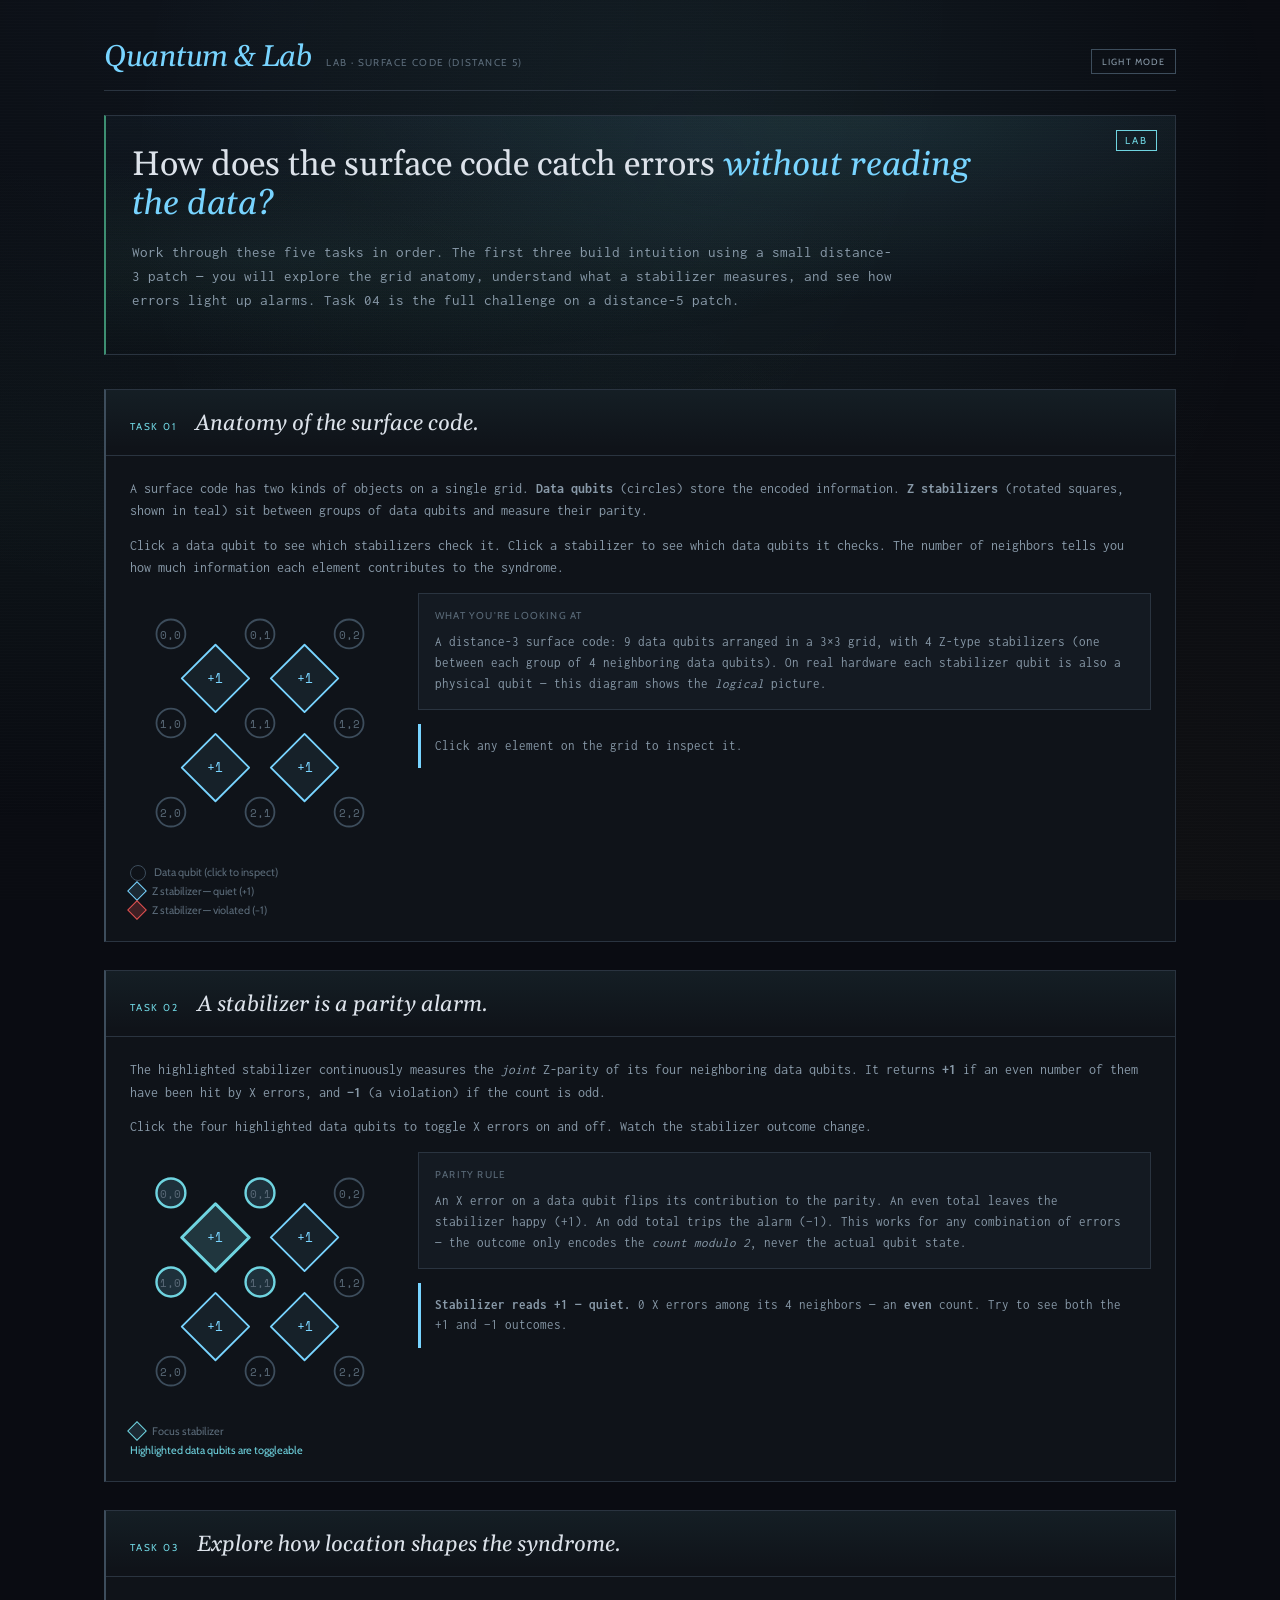
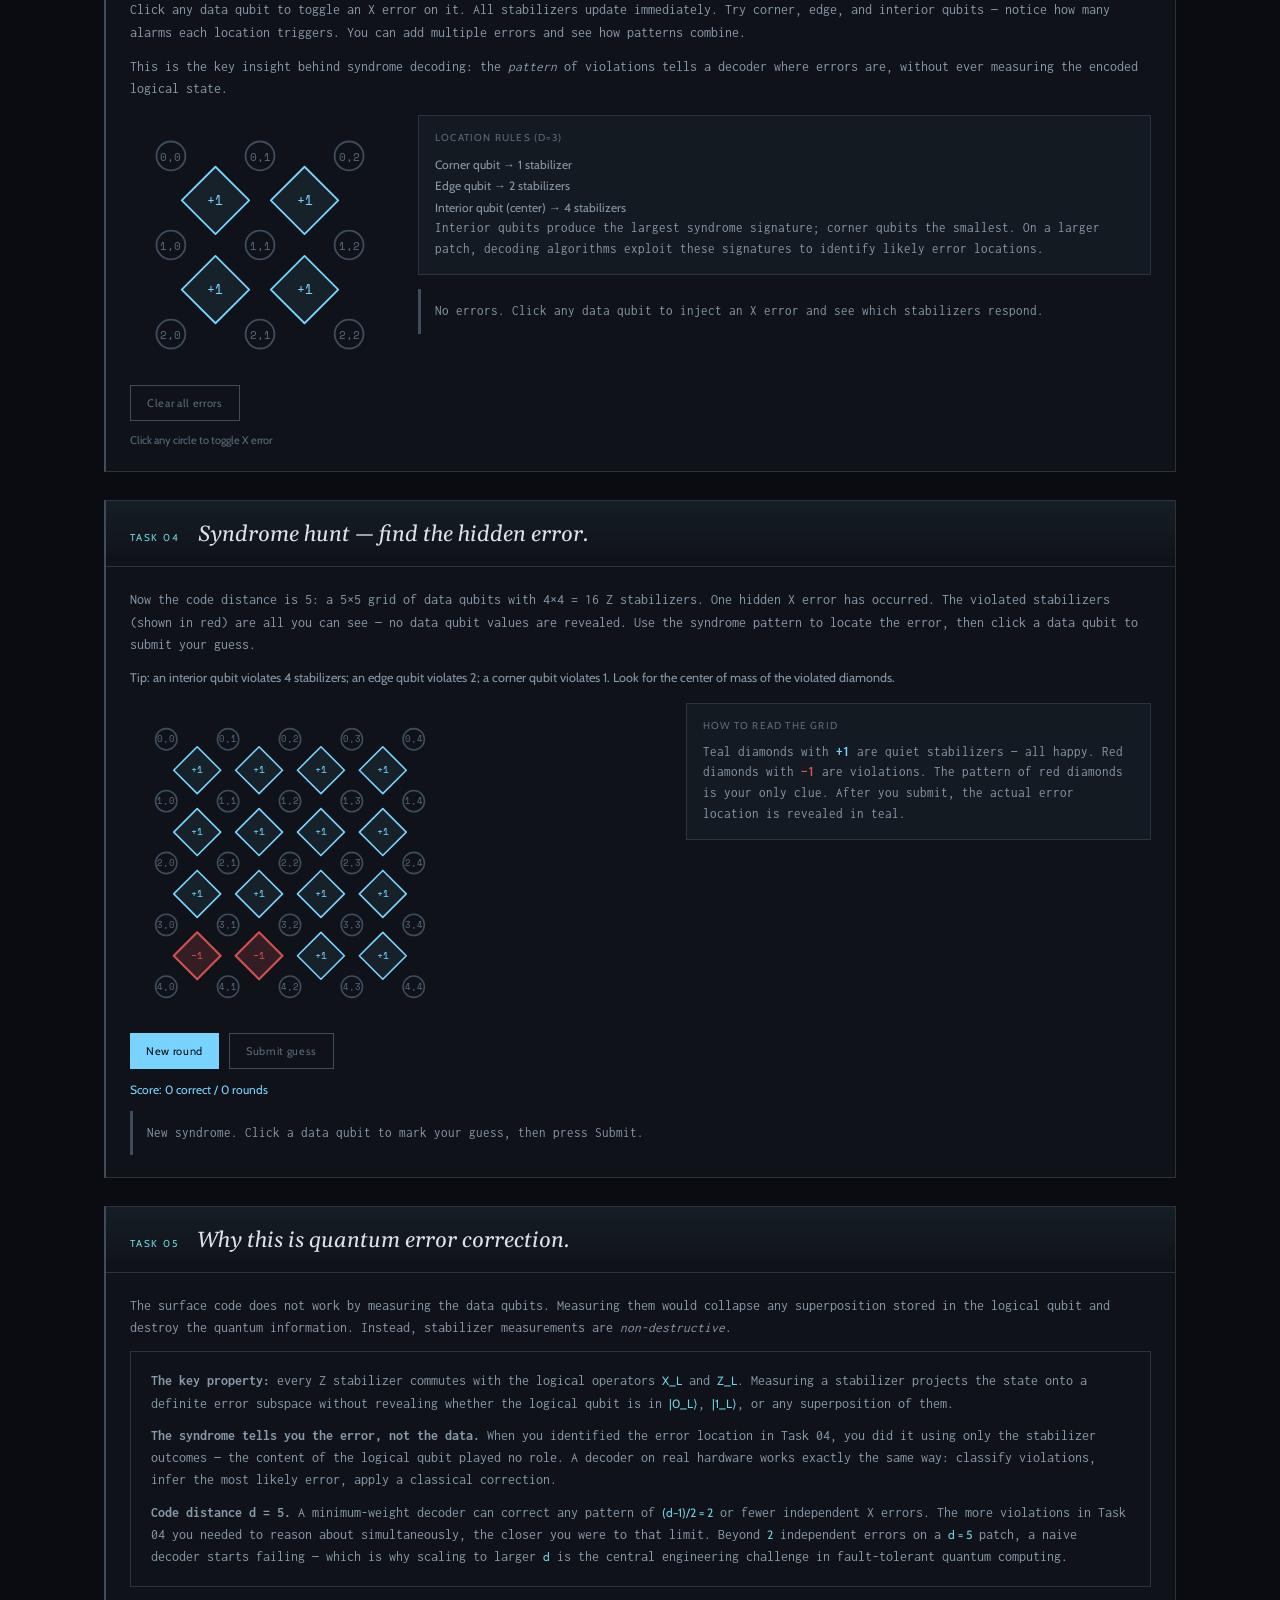
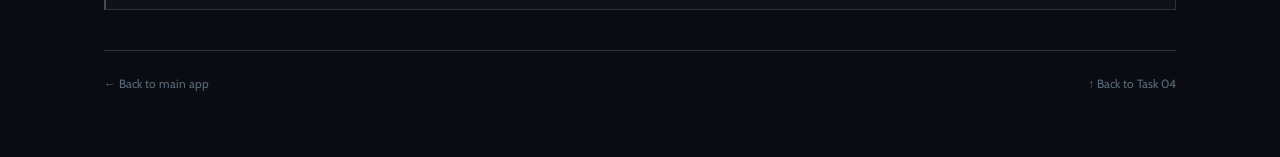
<file: lab-qec-without-learning-state.html>
<!DOCTYPE html>
<html lang="en">
<head>
  <meta charset="UTF-8" />
  <meta name="viewport" content="width=device-width, initial-scale=1.0" />
  <title>Lab — Surface Code Error Correction</title>
  <link rel="preconnect" href="https://fonts.googleapis.com">
  <link rel="preconnect" href="https://fonts.gstatic.com" crossorigin>
  <link href="https://fonts.googleapis.com/css2?family=Cabin:wght@400;500;600;700&family=Gelasio:ital,wght@0,400;0,500;0,600;0,700;1,400&family=Inconsolata:wght@300;400;500;600;700&family=Space+Mono:wght@400;700&display=swap" rel="stylesheet">
  <link rel="stylesheet" href="styles/base.css" />
  <link rel="stylesheet" href="styles/labs.css" />
  <style>
    .lab-hero {
      border: 1px solid var(--line);
      padding: 32px 28px;
      margin: 28px 0 36px;
      background: linear-gradient(180deg, rgba(120,212,255,0.06), transparent 80%);
      position: relative;
    }
    .lab-hero::before {
      content: 'LAB';
      position: absolute; top: 14px; right: 18px;
      font-family: var(--mono); font-size: 10px; letter-spacing: 0.2em; color: var(--phos);
      border: 1px solid var(--phos); padding: 2px 8px; pointer-events: none;
    }
    .lab-hero h1 {
      font-family: var(--serif); font-weight: 300; font-size: 34px; line-height: 1.15;
      margin: 0 0 16px; max-width: 880px;
    }
    .lab-hero h1 em { font-style: italic; color: var(--phos); }
    .lab-hero p { max-width: 760px; font-size: 15px; line-height: 1.6; color: var(--ink-dim); margin: 0 0 12px; }
    .task { border: 1px solid var(--line); margin: 28px 0; position: relative; }
    .task-head {
      padding: 18px 24px 14px; border-bottom: 1px solid var(--line);
      display: flex; align-items: baseline; gap: 18px;
    }
    .task-label { font-family: var(--mono); font-size: 10px; letter-spacing: 0.18em; text-transform: uppercase; color: var(--phos); }
    .task-title { font-family: var(--serif); font-style: italic; font-weight: 400; font-size: 22px; margin: 0; color: var(--ink); }
    .task-body { padding: 22px 24px; }
    .task-body p { font-size: 13.5px; line-height: 1.65; color: var(--ink-dim); margin: 0 0 12px; }

    /* unified grid panel */
    .grid-layout {
      display: grid;
      grid-template-columns: auto 1fr;
      gap: 28px;
      align-items: start;
      margin-top: 14px;
    }
    @media (max-width: 860px) { .grid-layout { grid-template-columns: 1fr; } }
    .grid-wrap { line-height: 0; }
    .grid-wrap svg { display: block; width: 100%; }
    .grid-legend {
      font-family: var(--mono);
      font-size: 11px;
      color: var(--ink-faint);
      margin-top: 10px;
      line-height: 1.7;
    }
    .legend-item { display: flex; align-items: center; gap: 8px; }
    .lg-circle {
      width: 16px; height: 16px; border-radius: 50%;
      background: var(--bg-1); border: 1.5px solid var(--line-bright);
      flex-shrink: 0;
    }
    .lg-diamond {
      width: 14px; height: 14px;
      background: rgba(120,212,255,0.12); border: 1.5px solid var(--phos);
      transform: rotate(45deg); flex-shrink: 0;
    }
    .lg-diamond-r {
      width: 14px; height: 14px;
      background: rgba(255,80,80,0.2); border: 1.5px solid #e05050;
      transform: rotate(45deg); flex-shrink: 0;
    }
    .side-panel { display: flex; flex-direction: column; gap: 14px; }
    .info-card {
      border: 1px solid var(--line);
      padding: 14px 16px;
      background: var(--bg-2);
      font-size: 13px;
      line-height: 1.6;
      color: var(--ink-dim);
    }
    .info-card-head {
      font-family: var(--mono); font-size: 10px; letter-spacing: 0.12em;
      text-transform: uppercase; color: var(--ink-faint); margin-bottom: 8px;
    }
    .info-caption {
      padding: 12px 14px;
      border-left: 3px solid var(--line-bright);
      font-size: 13px; line-height: 1.6; color: var(--ink-dim);
    }
    .info-caption.hl { border-left-color: var(--phos); }
    .info-caption.warn { border-left-color: #e05050; }
    .info-caption.ok { border-left-color: var(--phos); }

    /* buttons */
    .run-bar { display: flex; gap: 10px; flex-wrap: wrap; margin-top: 14px; }
    .run-btn {
      padding: 10px 16px; font-family: var(--mono); font-size: 11px;
      letter-spacing: 0.06em; background: var(--phos); color: var(--bg-0);
      border: none; cursor: pointer; transition: opacity 0.15s;
    }
    .run-btn:hover { opacity: 0.88; }
    .run-btn.secondary {
      background: transparent; color: var(--ink-faint); border: 1px solid var(--line-bright);
    }
    .run-btn:disabled { opacity: 0.4; cursor: not-allowed; }

    /* score + feedback */
    .score-line { font-family: var(--mono); font-size: 12px; color: var(--phos); margin-top: 12px; }
    .feedback {
      margin-top: 12px; padding: 12px 14px;
      border-left: 3px solid var(--line-bright);
      font-size: 13px; line-height: 1.55; color: var(--ink-dim);
    }
    .feedback.win { border-left-color: var(--phos); color: var(--ink); }
    .feedback.loss { border-left-color: #e05050; color: var(--ink); }

    /* explain box for Task 05 */
    .explain-box {
      border: 1px solid var(--line); padding: 18px 20px;
      background: var(--bg-1); margin-top: 12px;
    }
    .explain-box p { font-size: 13.5px; line-height: 1.65; color: var(--ink-dim); margin: 0 0 10px; }
    .explain-box p:last-child { margin-bottom: 0; }
    .explain-box code { font-family: var(--mono); color: var(--cyan); font-size: 12px; }

    .lab-footer {
      margin-top: 40px; padding-top: 24px; border-top: 1px solid var(--line);
      display: flex; justify-content: space-between; gap: 16px; flex-wrap: wrap;
    }
    .lab-footer a {
      color: var(--ink-faint); text-decoration: none;
      font-family: var(--mono); font-size: 12px;
    }
    .lab-footer a:hover { color: var(--phos); }
  </style>
</head>
<body>
  <div class="app">
    <header class="masthead">
      <div class="brand">
        <div class="brand-mark">Quantum <span class="amp">&amp;</span> Lab</div>
        <div class="brand-tag">Lab · Surface code (distance 5)</div>
      </div>
      <div class="lab-tools">
        <button class="theme-toggle" id="theme-toggle" type="button" aria-label="Enable light mode">Light mode</button>
      </div>
    </header>

    <section class="lab-hero">
      <h1>How does the surface code catch errors <em>without reading the data?</em></h1>
      <p>
        Work through these five tasks in order. The first three build intuition using a small
        distance-3 patch — you will explore the grid anatomy, understand what a stabilizer
        measures, and see how errors light up alarms. Task 04 is the full challenge on a
        distance-5 patch.
      </p>
    </section>

    <!-- ====================================================== Task 01 -->
    <article class="task">
      <header class="task-head">
        <span class="task-label">Task 01</span>
        <h2 class="task-title">Anatomy of the surface code.</h2>
      </header>
      <div class="task-body">
        <p>
          A surface code has two kinds of objects on a single grid. <b>Data qubits</b> (circles)
          store the encoded information. <b>Z stabilizers</b> (rotated squares, shown in teal)
          sit between groups of data qubits and measure their parity.
        </p>
        <p>
          Click a data qubit to see which stabilizers check it. Click a stabilizer to see which
          data qubits it checks. The number of neighbors tells you how much information each
          element contributes to the syndrome.
        </p>
        <div class="grid-layout">
          <div>
            <div class="grid-wrap" style="max-width:260px;">
              <svg id="t01-grid" viewBox="0 0 228 228" xmlns="http://www.w3.org/2000/svg"
                   style="width:100%;max-width:260px;" aria-label="d=3 surface code grid"></svg>
            </div>
            <div class="grid-legend" style="max-width:260px;margin-top:10px;">
              <div class="legend-item"><span class="lg-circle"></span>Data qubit (click to inspect)</div>
              <div class="legend-item"><span class="lg-diamond"></span>Z stabilizer — quiet (+1)</div>
              <div class="legend-item"><span class="lg-diamond-r"></span>Z stabilizer — violated (−1)</div>
            </div>
          </div>
          <div class="side-panel">
            <div class="info-card">
              <div class="info-card-head">What you're looking at</div>
              A distance-3 surface code: 9 data qubits arranged in a 3×3 grid, with
              4 Z-type stabilizers (one between each group of 4 neighboring data qubits).
              On real hardware each stabilizer qubit is also a physical qubit — this diagram
              shows the <em>logical</em> picture.
            </div>
            <div class="info-caption hl" id="t01-caption">
              Click any element on the grid to inspect it.
            </div>
          </div>
        </div>
      </div>
    </article>

    <!-- ====================================================== Task 02 -->
    <article class="task">
      <header class="task-head">
        <span class="task-label">Task 02</span>
        <h2 class="task-title">A stabilizer is a parity alarm.</h2>
      </header>
      <div class="task-body">
        <p>
          The highlighted stabilizer continuously measures the <em>joint</em> Z-parity of its
          four neighboring data qubits. It returns <b>+1</b> if an even number of them have
          been hit by X errors, and <b>−1</b> (a violation) if the count is odd.
        </p>
        <p>
          Click the four highlighted data qubits to toggle X errors on and off. Watch the
          stabilizer outcome change.
        </p>
        <div class="grid-layout">
          <div>
            <div class="grid-wrap" style="max-width:260px;">
              <svg id="t02-grid" viewBox="0 0 228 228" xmlns="http://www.w3.org/2000/svg"
                   style="width:100%;max-width:260px;" aria-label="parity check demo"></svg>
            </div>
            <div class="grid-legend" style="max-width:260px;margin-top:10px;">
              <div class="legend-item"><span class="lg-diamond" style="border-color:var(--cyan);"></span>Focus stabilizer</div>
              <div class="legend-item" style="color:var(--cyan);">Highlighted data qubits are toggleable</div>
            </div>
          </div>
          <div class="side-panel">
            <div class="info-card">
              <div class="info-card-head">Parity rule</div>
              An X error on a data qubit flips its contribution to the parity. An even total
              leaves the stabilizer happy (+1). An odd total trips the alarm (−1). This works
              for any combination of errors — the outcome only encodes the <em>count modulo 2</em>,
              never the actual qubit state.
            </div>
            <div class="info-caption" id="t02-caption">
              Toggle errors on the highlighted data qubits and watch the stabilizer outcome update.
            </div>
          </div>
        </div>
      </div>
    </article>

    <!-- ====================================================== Task 03 -->
    <article class="task">
      <header class="task-head">
        <span class="task-label">Task 03</span>
        <h2 class="task-title">Explore how location shapes the syndrome.</h2>
      </header>
      <div class="task-body">
        <p>
          Click any data qubit to toggle an X error on it. All stabilizers update immediately.
          Try corner, edge, and interior qubits — notice how many alarms each location triggers.
          You can add multiple errors and see how patterns combine.
        </p>
        <p>
          This is the key insight behind syndrome decoding: the <em>pattern</em> of violations
          tells a decoder where errors are, without ever measuring the encoded logical state.
        </p>
        <div class="grid-layout">
          <div>
            <div class="grid-wrap" style="max-width:260px;">
              <svg id="t03-grid" viewBox="0 0 228 228" xmlns="http://www.w3.org/2000/svg"
                   style="width:100%;max-width:260px;" aria-label="interactive error explorer"></svg>
            </div>
            <div class="run-bar" style="max-width:260px;margin-top:10px;">
              <button type="button" class="run-btn secondary" id="t03-clear-btn">Clear all errors</button>
            </div>
            <div class="grid-legend" style="max-width:260px;margin-top:10px;">
              <div class="legend-item" style="color:var(--ink-faint);">Click any circle to toggle X error</div>
            </div>
          </div>
          <div class="side-panel">
            <div class="info-card">
              <div class="info-card-head">Location rules (d=3)</div>
              <div style="font-family:var(--mono);font-size:12px;line-height:1.8;">
                Corner qubit → 1 stabilizer<br>
                Edge qubit → 2 stabilizers<br>
                Interior qubit (center) → 4 stabilizers
              </div>
              Interior qubits produce the largest syndrome signature; corner qubits the smallest.
              On a larger patch, decoding algorithms exploit these signatures to identify likely error locations.
            </div>
            <div class="info-caption" id="t03-caption">
              No errors yet. Click a data qubit to begin.
            </div>
          </div>
        </div>
      </div>
    </article>

    <!-- ====================================================== Task 04 -->
    <article class="task">
      <header class="task-head">
        <span class="task-label">Task 04</span>
        <h2 class="task-title">Syndrome hunt — find the hidden error.</h2>
      </header>
      <div class="task-body">
        <p>
          Now the code distance is 5: a 5×5 grid of data qubits with 4×4 = 16 Z stabilizers.
          One hidden X error has occurred. The violated stabilizers (shown in red) are all you
          can see — no data qubit values are revealed. Use the syndrome pattern to locate the error,
          then click a data qubit to submit your guess.
        </p>
        <p style="font-size:12.5px;color:var(--ink-faint);font-family:var(--mono);">
          Tip: an interior qubit violates 4 stabilizers; an edge qubit violates 2; a corner qubit
          violates 1. Look for the center of mass of the violated diamonds.
        </p>
        <div class="grid-layout">
          <div>
            <div class="grid-wrap" style="max-width:320px;">
              <svg id="t04-grid" viewBox="0 0 296 296" xmlns="http://www.w3.org/2000/svg"
                   style="width:100%;max-width:320px;" aria-label="d=5 syndrome hunt grid"></svg>
            </div>
            <div class="run-bar" style="max-width:320px;margin-top:10px;">
              <button type="button" class="run-btn" id="t04-new-btn">New round</button>
              <button type="button" class="run-btn secondary" id="t04-submit-btn">Submit guess</button>
            </div>
            <div class="score-line" id="t04-score">Score: 0 correct / 0 rounds</div>
            <div class="feedback" id="t04-feedback">
              Click a data qubit (circle) to mark your guess, then press Submit guess.
            </div>
          </div>
          <div class="side-panel">
            <div class="info-card">
              <div class="info-card-head">How to read the grid</div>
              Teal diamonds with <b style="color:var(--phos)">+1</b> are quiet stabilizers — all happy.
              Red diamonds with <b style="color:#e05050">−1</b> are violations. The pattern of red diamonds
              is your only clue. After you submit, the actual error location is revealed in teal.
            </div>
            <div class="info-card" id="t04-hint" style="display:none;">
              <div class="info-card-head">Hint</div>
              <div id="t04-hint-text"></div>
            </div>
          </div>
        </div>
      </div>
    </article>

    <!-- ====================================================== Task 05 -->
    <article class="task">
      <header class="task-head">
        <span class="task-label">Task 05</span>
        <h2 class="task-title">Why this is quantum error correction.</h2>
      </header>
      <div class="task-body">
        <p>
          The surface code does not work by measuring the data qubits. Measuring them would
          collapse any superposition stored in the logical qubit and destroy the quantum
          information. Instead, stabilizer measurements are <em>non-destructive</em>.
        </p>
        <div class="explain-box">
          <p>
            <b>The key property:</b> every Z stabilizer commutes with the logical operators
            <code>X_L</code> and <code>Z_L</code>. Measuring a stabilizer projects the state
            onto a definite error subspace without revealing whether the logical qubit is in
            <code>|0_L⟩</code>, <code>|1_L⟩</code>, or any superposition of them.
          </p>
          <p>
            <b>The syndrome tells you the error, not the data.</b> When you identified the
            error location in Task 04, you did it using only the stabilizer outcomes — the
            content of the logical qubit played no role. A decoder on real hardware works
            exactly the same way: classify violations, infer the most likely error, apply
            a classical correction.
          </p>
          <p>
            <b>Code distance d = 5.</b> A minimum-weight decoder can correct any pattern of
            <code>(d−1)/2 = 2</code> or fewer independent X errors. The more violations in
            Task 04 you needed to reason about simultaneously, the closer you were to that
            limit. Beyond <code>2</code> independent errors on a <code>d = 5</code> patch, a
            naive decoder starts failing — which is why scaling to larger <code>d</code>
            is the central engineering challenge in fault-tolerant quantum computing.
          </p>
        </div>
      </div>
    </article>

    <div class="lab-footer">
      <a href="index.html">← Back to main app</a>
      <a href="#" id="scroll-game">↑ Back to Task 04</a>
    </div>
  </div>

  <script>
    /* ---- theme toggle ---- */
    (function initLabThemeToggle() {
      var STORAGE_KEY = 'quantum-lab-theme';
      var root = document.documentElement;
      var button = document.getElementById('theme-toggle');
      if (!button) return;
      var currentTheme = localStorage.getItem(STORAGE_KEY) === 'light' ? 'light' : 'dark';
      function applyTheme(theme) {
        if (theme === 'light') root.setAttribute('data-theme', 'light');
        else root.removeAttribute('data-theme');
        button.setAttribute('data-theme', theme);
        button.setAttribute('aria-pressed', String(theme === 'light'));
        button.setAttribute('aria-label', theme === 'light' ? 'Switch to dark mode' : 'Enable light mode');
        button.textContent = theme === 'light' ? 'Dark mode' : 'Light mode';
      }
      applyTheme(currentTheme);
      button.addEventListener('click', function () {
        currentTheme = currentTheme === 'light' ? 'dark' : 'light';
        localStorage.setItem(STORAGE_KEY, currentTheme);
        applyTheme(currentTheme);
      });
    })();

    /* ================================================================
       CORE: unified Google-style surface code grid renderer
       
       Data qubits  → circles at integer positions (r, c)
       Z stabilizers → rotated diamonds centered between 4 data qubits
       
       Parameters:
         svgEl    – SVG DOM element to render into
         d        – code distance (number of data qubits per side)
         errors   – Set<"r,c"> of data qubits with X errors (shown in red)
         syndromes– 2D array[d-1][d-1] of 0/1 (1 = violated)
         opts:
           hlStab  [pr, pc]          – stabilizer to highlight (teal border)
           hlData  [[r,c], ...]      – data qubits to highlight (teal border)
           selData [r, c]            – selected data qubit (cyan fill)
           onDataClick  fn(r, c)     – click handler for data qubits
           onStabClick  fn(pr, pc)   – click handler for stabilizers
    ================================================================ */
    function drawUnifiedGrid(svgEl, d, errors, syndromes, opts) {
      opts = opts || {};
      var CELL = d <= 3 ? 74 : 58;
      var PAD  = 34;
      var R    = Math.round(CELL * 0.165);
      var HD   = Math.round(CELL * 0.375);
      var W    = (d - 1) * CELL + PAD * 2;
      var H    = (d - 1) * CELL + PAD * 2;

      svgEl.innerHTML = '';
      svgEl.setAttribute('viewBox', '0 0 ' + W + ' ' + H);

      var NS = 'http://www.w3.org/2000/svg';
      function mk(tag, attrs, text) {
        var e = document.createElementNS(NS, tag);
        for (var k in attrs) e.setAttribute(k, attrs[k]);
        if (text !== undefined) e.textContent = String(text);
        return e;
      }

      var MONO = "'Space Mono', monospace";

      /* --- stabilizer diamonds (drawn first, behind data qubits) --- */
      for (var pr = 0; pr < d - 1; pr++) {
        for (var pc = 0; pc < d - 1; pc++) {
          var cx = PAD + (pc + 0.5) * CELL;
          var cy = PAD + (pr + 0.5) * CELL;
          var violated = (syndromes[pr] || [])[pc];
          var isHlStab = opts.hlStab && opts.hlStab[0] === pr && opts.hlStab[1] === pc;

          var fill, stroke, sw;
          if (violated) {
            fill = 'rgba(224,80,80,0.18)'; stroke = '#d05050'; sw = 2;
          } else if (isHlStab) {
            fill = 'rgba(111,212,224,0.18)'; stroke = 'var(--cyan)'; sw = 2.5;
          } else {
            fill = 'rgba(120,212,255,0.07)'; stroke = 'var(--phos)'; sw = 1.5;
          }

          var pts = [cx, cy - HD, cx + HD, cy, cx, cy + HD, cx - HD, cy].join(' ');
          var poly = mk('polygon', {
            points: pts, fill: fill, stroke: stroke, 'stroke-width': sw, 'stroke-linejoin': 'round'
          });
          if (opts.onStabClick) {
            poly.style.cursor = 'pointer';
            (function (apr, apc) {
              poly.addEventListener('click', function () { opts.onStabClick(apr, apc); });
            })(pr, pc);
          }
          svgEl.appendChild(poly);

          var fs = d <= 3 ? 11 : 9;
          svgEl.appendChild(mk('text', {
            x: cx, y: cy + Math.round(fs * 0.38),
            'text-anchor': 'middle', 'font-family': MONO, 'font-size': fs,
            fill: violated ? '#d05050' : 'var(--phos)',
            'pointer-events': 'none', 'user-select': 'none'
          }, violated ? '−1' : '+1'));
        }
      }

      /* --- data qubit circles (drawn on top of diamonds) --- */
      for (var r = 0; r < d; r++) {
        for (var c = 0; c < d; c++) {
          var qcx = PAD + c * CELL;
          var qcy = PAD + r * CELL;
          var hasError = errors.has(r + ',' + c);
          var isSel = opts.selData && opts.selData[0] === r && opts.selData[1] === c;
          var isHlData = opts.hlData && opts.hlData.some(function (p) { return p[0] === r && p[1] === c; });

          var qfill, qstroke, qsw;
          if (hasError) {
            qfill = 'rgba(224,80,80,0.28)'; qstroke = '#d05050'; qsw = 2.5;
          } else if (isSel) {
            qfill = 'rgba(111,212,224,0.22)'; qstroke = 'var(--cyan)'; qsw = 2.5;
          } else if (isHlData) {
            qfill = 'rgba(120,212,255,0.15)'; qstroke = 'var(--cyan)'; qsw = 2;
          } else {
            qfill = 'var(--bg-1)'; qstroke = 'var(--line-bright)'; qsw = 1.5;
          }

          var circ = mk('circle', {
            cx: qcx, cy: qcy, r: R, fill: qfill, stroke: qstroke, 'stroke-width': qsw
          });
          if (opts.onDataClick) {
            circ.style.cursor = 'pointer';
            (function (ar, ac) {
              circ.addEventListener('click', function () { opts.onDataClick(ar, ac); });
            })(r, c);
          }
          svgEl.appendChild(circ);

          var lfs = d <= 3 ? 9 : 8;
          var lbl = hasError ? 'X' : (r + ',' + c);
          svgEl.appendChild(mk('text', {
            x: qcx, y: qcy + Math.round(lfs * 0.4),
            'text-anchor': 'middle', 'font-family': MONO, 'font-size': lfs,
            fill: hasError ? '#d05050' : 'var(--ink-faint)',
            'font-weight': hasError ? 'bold' : 'normal',
            'pointer-events': 'none', 'user-select': 'none'
          }, lbl));
        }
      }
    }

    /* utility: compute Z-stabilizer syndromes for a set of errors */
    function computeSyndromes(d, errors) {
      var s = [];
      for (var pr = 0; pr < d - 1; pr++) {
        s.push([]);
        for (var pc = 0; pc < d - 1; pc++) {
          var n = 0;
          [[pr, pc], [pr, pc + 1], [pr + 1, pc], [pr + 1, pc + 1]].forEach(function (qp) {
            if (errors.has(qp[0] + ',' + qp[1])) n++;
          });
          s[pr].push(n % 2);
        }
      }
      return s;
    }

    function emptySyndromes(d) {
      var s = [];
      for (var pr = 0; pr < d - 1; pr++) {
        s.push([]);
        for (var pc = 0; pc < d - 1; pc++) s[pr].push(0);
      }
      return s;
    }

    /* ================================================================
       Task 01: anatomy explorer — click to inspect elements
    ================================================================ */
    (function initTask01() {
      var svgEl = document.getElementById('t01-grid');
      var capEl = document.getElementById('t01-caption');
      var D = 3;
      var hlStab = null;
      var hlData = null;

      function render() {
        drawUnifiedGrid(svgEl, D, new Set(), emptySyndromes(D), {
          hlStab: hlStab,
          hlData: hlData,
          onDataClick: function (r, c) {
            hlData = null;
            hlStab = null;
            // find adjacent stabilizers for this data qubit
            var adjStabs = [];
            for (var pr = Math.max(0, r - 1); pr <= Math.min(D - 2, r); pr++) {
              for (var pc = Math.max(0, c - 1); pc <= Math.min(D - 2, c); pc++) {
                adjStabs.push([pr, pc]);
              }
            }
            var n = adjStabs.length;
            var loc = (r === 0 || r === D - 1) && (c === 0 || c === D - 1)
              ? 'corner' : (r === 0 || r === D - 1 || c === 0 || c === D - 1)
              ? 'edge' : 'interior';
            hlData = [[r, c]];
            // highlight adjacent stabs — pick first one to show focus
            hlStab = adjStabs.length > 0 ? adjStabs[0] : null;
            capEl.className = 'info-caption hl';
            capEl.innerHTML = '<b>Data qubit (' + r + ',' + c + ')</b> — ' + loc +
              ' position. It is checked by <b>' + n + ' stabilizer' + (n === 1 ? '' : 's') + '</b>.' +
              (n === 1 ? ' Corner qubits are least constrained by parity checks.'
                : n === 2 ? ' Edge qubits touch two stabilizers — medium syndrome footprint.'
                : ' Interior qubit: touched by all 4 adjacent stabilizers — the largest syndrome footprint.');
            render();
          },
          onStabClick: function (pr, pc) {
            hlStab = [pr, pc];
            var neighbors = [[pr, pc], [pr, pc + 1], [pr + 1, pc], [pr + 1, pc + 1]];
            hlData = neighbors;
            capEl.className = 'info-caption hl';
            capEl.innerHTML = '<b>Z stabilizer (' + pr + ',' + pc + ')</b> — it measures the joint parity of the <b>4 highlighted data qubits</b>. If an odd number of them have X errors, this diamond turns red (−1). Otherwise it stays quiet (+1).';
            render();
          }
        });
      }

      render();
    })();

    /* ================================================================
       Task 02: parity check demo — one focused stabilizer, toggle errors
    ================================================================ */
    (function initTask02() {
      var svgEl = document.getElementById('t02-grid');
      var capEl = document.getElementById('t02-caption');
      var D = 3;
      var FOCUS_PR = 0, FOCUS_PC = 0;
      var FOCUS_DATA = [[0, 0], [0, 1], [1, 0], [1, 1]];
      var errors = new Set();
      var seenPlus = false, seenMinus = false;

      function render() {
        var n = 0;
        FOCUS_DATA.forEach(function (p) { if (errors.has(p[0] + ',' + p[1])) n++; });
        var violated = n % 2;
        var syns = emptySyndromes(D);
        syns[FOCUS_PR][FOCUS_PC] = violated;

        drawUnifiedGrid(svgEl, D, errors, syns, {
          hlStab: [FOCUS_PR, FOCUS_PC],
          hlData: FOCUS_DATA,
          onDataClick: function (r, c) {
            var inFocus = FOCUS_DATA.some(function (p) { return p[0] === r && p[1] === c; });
            if (!inFocus) return;
            var key = r + ',' + c;
            if (errors.has(key)) errors.delete(key); else errors.add(key);
            render();
          }
        });

        if (violated) seenMinus = true; else seenPlus = true;
        var nErr = errors.size;
        var outcome = violated ? '−1 ⚠ violated' : '+1 — quiet';
        var parity = violated ? 'odd' : 'even';
        capEl.className = 'info-caption' + (violated ? ' warn' : ' ok');
        capEl.innerHTML = '<b>Stabilizer reads ' + outcome + '.</b> ' +
          nErr + ' X error' + (nErr === 1 ? '' : 's') + ' among its 4 neighbors — ' +
          'an <b>' + parity + '</b> count. ' +
          (seenPlus && seenMinus
            ? '<span style="color:var(--phos)">You\'ve seen both outcomes — parity detection works.</span>'
            : 'Try to see both the +1 and −1 outcomes.');
      }

      render();
    })();

    /* ================================================================
       Task 03: interactive error explorer — click anywhere to toggle errors
    ================================================================ */
    (function initTask03() {
      var svgEl = document.getElementById('t03-grid');
      var capEl = document.getElementById('t03-caption');
      var clearBtn = document.getElementById('t03-clear-btn');
      var D = 3;
      var errors = new Set();

      function render() {
        var syns = computeSyndromes(D, errors);
        drawUnifiedGrid(svgEl, D, errors, syns, {
          onDataClick: function (r, c) {
            var key = r + ',' + c;
            if (errors.has(key)) errors.delete(key); else errors.add(key);
            render();
          }
        });

        var nViolated = 0;
        for (var pr = 0; pr < D - 1; pr++) {
          for (var pc = 0; pc < D - 1; pc++) {
            if (syns[pr][pc]) nViolated++;
          }
        }

        if (errors.size === 0) {
          capEl.className = 'info-caption';
          capEl.textContent = 'No errors. Click any data qubit to inject an X error and see which stabilizers respond.';
          return;
        }

        var note = '';
        if (errors.size === 1) {
          var key = Array.from(errors)[0];
          var parts = key.split(',');
          var r = parseInt(parts[0], 10), c = parseInt(parts[1], 10);
          var isCorner = (r === 0 || r === D - 1) && (c === 0 || c === D - 1);
          var isInterior = !isCorner && r > 0 && r < D - 1 && c > 0 && c < D - 1;
          if (isCorner) note = ' Corner position — minimum syndrome footprint.';
          else if (isInterior) note = ' Interior position — maximum syndrome footprint.';
          else note = ' Edge position — intermediate syndrome footprint.';
        } else if (errors.size > 1) {
          note = ' Multiple errors: syndromes at shared boundaries cancel (parity of parity = even).';
        }

        capEl.className = 'info-caption' + (nViolated > 0 ? ' warn' : ' ok');
        capEl.innerHTML = '<b>' + errors.size + ' error' + (errors.size === 1 ? '' : 's') + '</b> → ' +
          '<b>' + nViolated + ' stabilizer violation' + (nViolated === 1 ? '' : 's') + '.</b>' + note;
      }

      clearBtn.addEventListener('click', function () { errors.clear(); render(); });
      render();
    })();

    /* ================================================================
       Task 04: syndrome hunt on d=5 — full game with unified grid
    ================================================================ */
    (function initTask04() {
      var svgEl     = document.getElementById('t04-grid');
      var feedbackEl = document.getElementById('t04-feedback');
      var scoreEl   = document.getElementById('t04-score');
      var newBtn    = document.getElementById('t04-new-btn');
      var submitBtn = document.getElementById('t04-submit-btn');
      var hintCard  = document.getElementById('t04-hint');
      var hintText  = document.getElementById('t04-hint-text');
      var D = 5;

      var secretR, secretC, syndromes;
      var guessR = null, guessC = null;
      var rounds = 0, correct = 0;
      var submitted = false;

      function syndromeForError(er, ec) {
        var s = [];
        for (var pr = 0; pr < D - 1; pr++) {
          s.push([]);
          for (var pc = 0; pc < D - 1; pc++) {
            var hit = (er >= pr && er <= pr + 1 && ec >= pc && ec <= pc + 1) ? 1 : 0;
            s[pr].push(hit);
          }
        }
        return s;
      }

      function renderGrid(revealError) {
        var errors = new Set();
        if (revealError) errors.add(secretR + ',' + secretC);
        drawUnifiedGrid(svgEl, D, errors, syndromes, {
          selData: (!submitted && guessR !== null) ? [guessR, guessC] : null,
          onDataClick: submitted ? null : function (r, c) {
            guessR = r; guessC = c;
            renderGrid(false);
            feedbackEl.className = 'feedback';
            feedbackEl.textContent = 'Selected (' + r + ',' + c + '). Press Submit guess when ready.';
          }
        });
      }

      function newRound() {
        submitted = false;
        secretR = Math.floor(Math.random() * D);
        secretC = Math.floor(Math.random() * D);
        syndromes = syndromeForError(secretR, secretC);
        guessR = null; guessC = null;
        hintCard.style.display = 'none';
        renderGrid(false);
        feedbackEl.className = 'feedback';
        feedbackEl.textContent = 'New syndrome. Click a data qubit to mark your guess, then press Submit.';
      }

      function submitGuess() {
        if (submitted) { feedbackEl.textContent = 'Round already submitted — press New round.'; return; }
        if (guessR === null) { feedbackEl.textContent = 'Select a data qubit first.'; return; }
        submitted = true;
        rounds++;
        var ok = guessR === secretR && guessC === secretC;
        if (ok) correct++;
        renderGrid(true);
        feedbackEl.className = 'feedback ' + (ok ? 'win' : 'loss');
        feedbackEl.innerHTML = ok
          ? '<b>Correct.</b> The X error was at (' + secretR + ',' + secretC + ').'
          : '<b>Not quite.</b> You guessed (' + guessR + ',' + guessC +
            '); the error was at (' + secretR + ',' + secretC + ').';
        scoreEl.textContent = 'Score: ' + correct + ' correct / ' + rounds + ' rounds';

        // Show hint after first miss
        if (!ok && rounds <= 3) {
          var isCorner = (secretR === 0 || secretR === D - 1) && (secretC === 0 || secretC === D - 1);
          var isEdge = !isCorner && (secretR === 0 || secretR === D - 1 || secretC === 0 || secretC === D - 1);
          var pos = isCorner ? 'corner (1 violation)' : isEdge ? 'edge (2 violations)' : 'interior (4 violations)';
          hintText.textContent = 'The error was at a ' + pos + ' position. Look for that pattern next round.';
          hintCard.style.display = 'block';
        }
      }

      newBtn.addEventListener('click', newRound);
      submitBtn.addEventListener('click', submitGuess);
      document.getElementById('scroll-game').addEventListener('click', function (e) {
        e.preventDefault();
        document.getElementById('t04-new-btn').scrollIntoView({ behavior: 'smooth', block: 'center' });
      });

      newRound();
    })();
  </script>
</body>
</html>
</file>
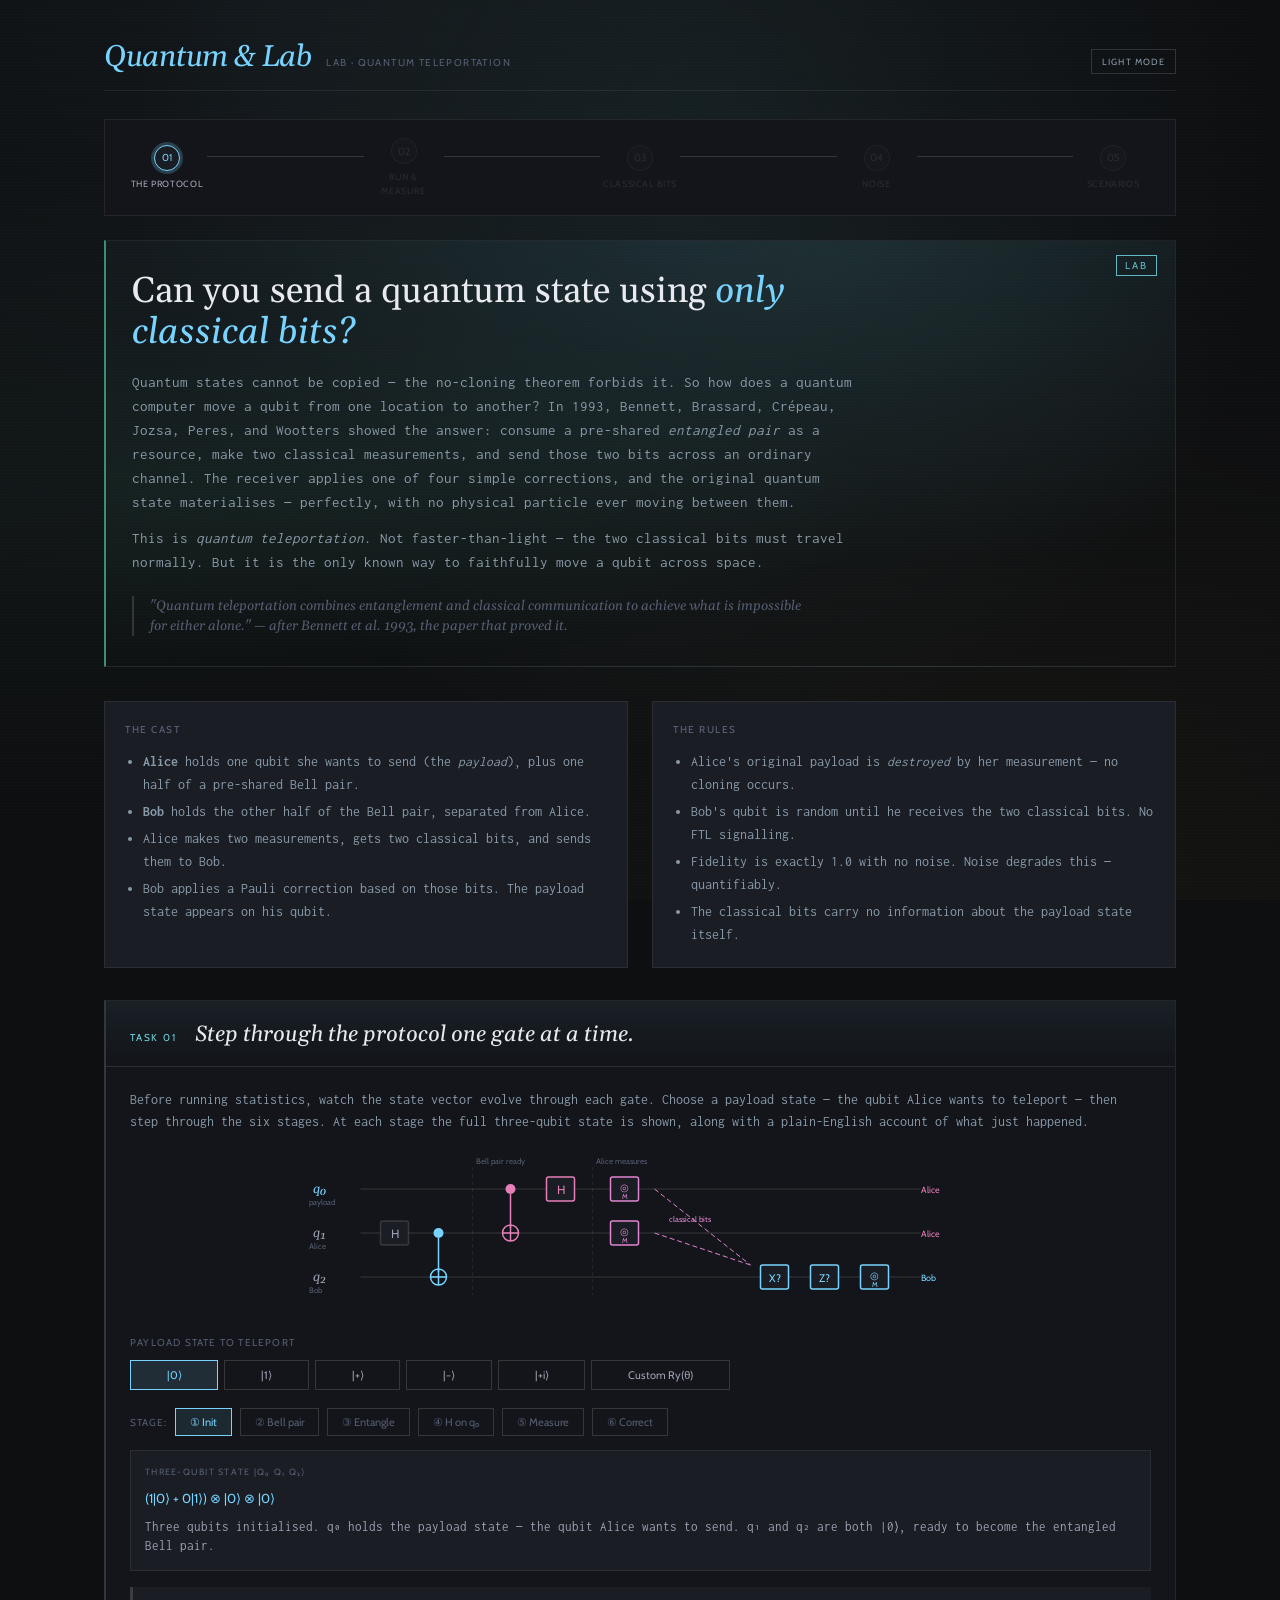
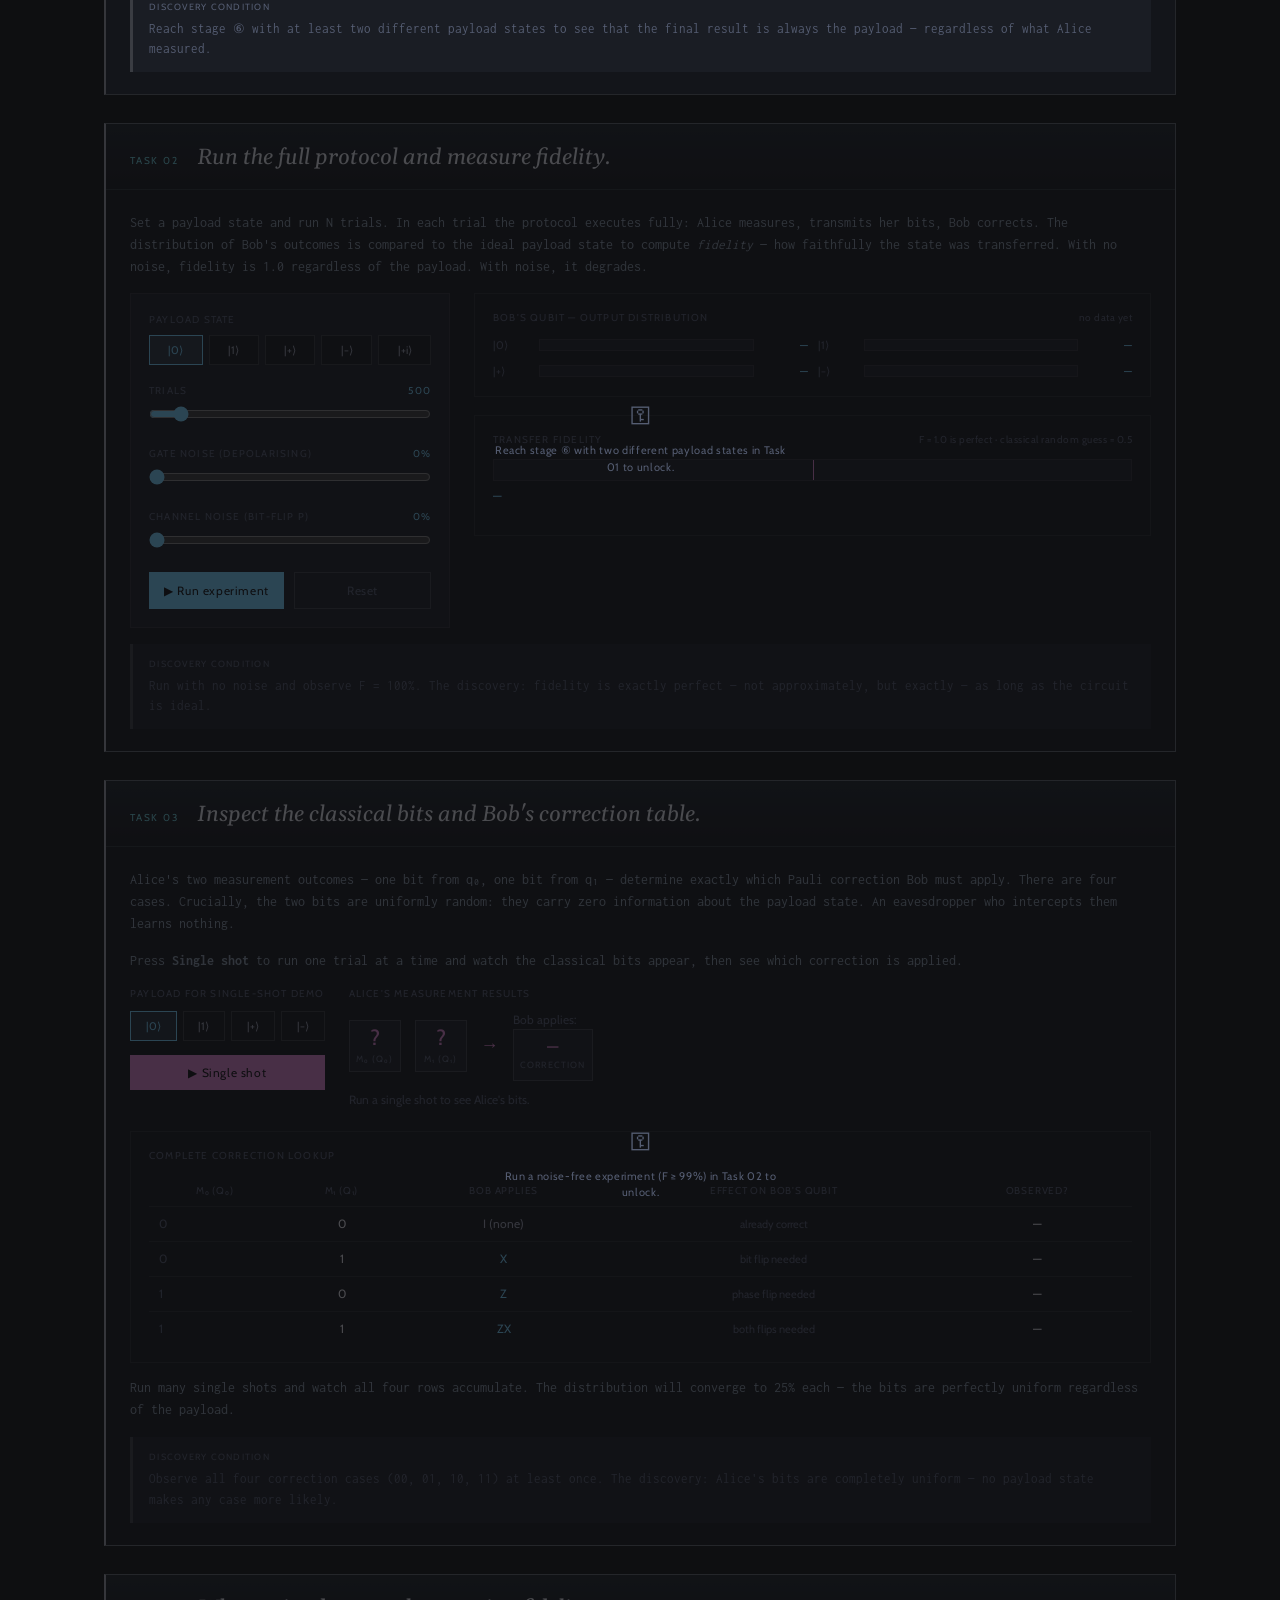
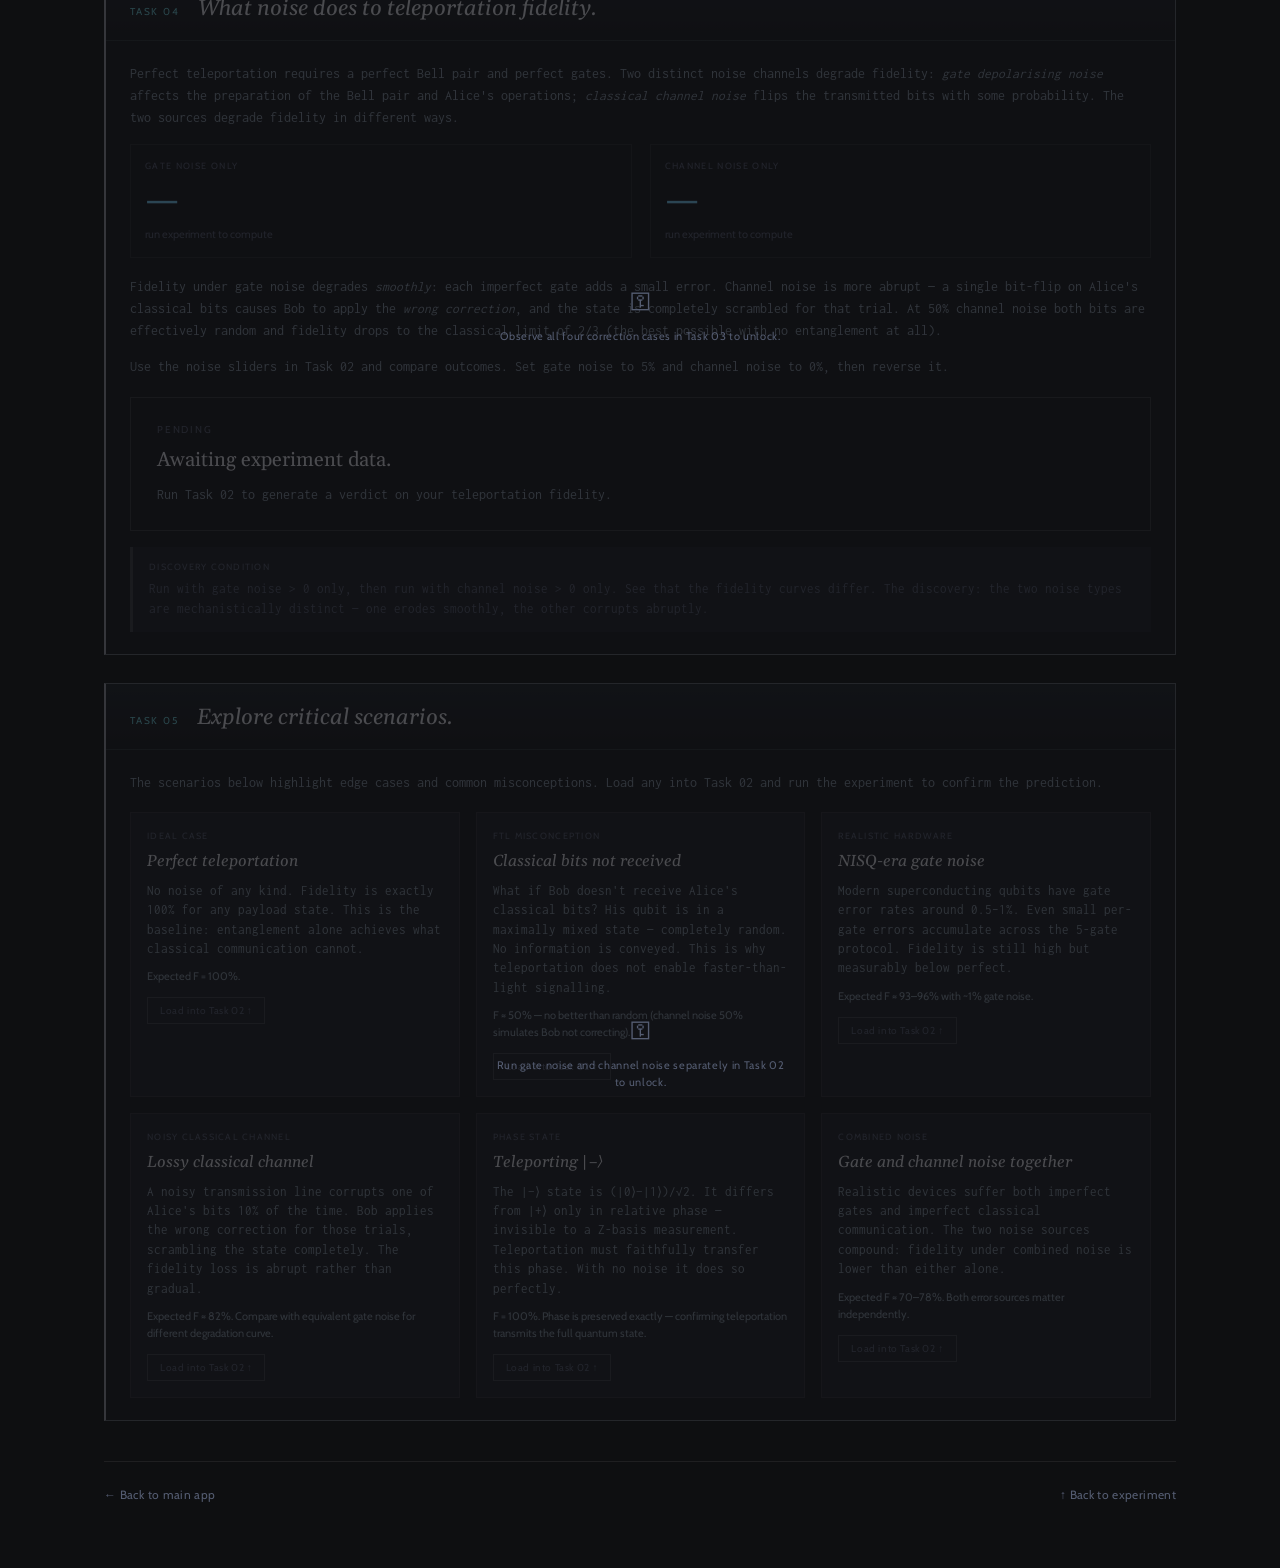
<file: lab-quantum-teleportation.html>
<!DOCTYPE html>
<html lang="en">
<head>
  <meta charset="UTF-8" />
  <meta name="viewport" content="width=device-width, initial-scale=1.0" />
  <title>Lab — Quantum Teleportation</title>
  <link rel="preconnect" href="https://fonts.googleapis.com">
  <link rel="preconnect" href="https://fonts.gstatic.com" crossorigin>
  <link href="https://fonts.googleapis.com/css2?family=Cabin:wght@400;500;600;700&family=Gelasio:ital,wght@0,400;0,500;0,600;0,700;1,400&family=Inconsolata:wght@300;400;500;600;700&family=Space+Mono:wght@400;700&display=swap" rel="stylesheet">
  <link rel="stylesheet" href="styles/base.css" />
  <link rel="stylesheet" href="styles/labs.css" />
  <style>

    /* ── Lab hero ── */
    .lab-hero {
      border: 1px solid var(--line);
      padding: 32px 28px;
      margin: 28px 0 36px;
      background: linear-gradient(180deg, rgba(120,212,255,0.035), transparent 80%);
      position: relative;
    }
    .lab-hero::before {
      content: 'LAB';
      position: absolute;
      top: 14px;
      right: 18px;
      font-family: var(--mono);
      font-size: 10px;
      letter-spacing: 0.2em;
      color: var(--phos);
      border: 1px solid var(--phos);
      padding: 2px 8px;
      opacity: 0.85;
      pointer-events: none;
    }
    .lab-hero h1 {
      font-family: var(--serif);
      font-weight: 300;
      font-size: 36px;
      line-height: 1.15;
      margin: 0 0 16px;
      max-width: 760px;
    }
    .lab-hero h1 em {
      font-style: italic;
      color: var(--phos);
    }
    .lab-hero .lede {
      max-width: 720px;
      font-size: 15px;
      line-height: 1.6;
      color: var(--ink-soft);
    }
    .lab-hero .lede + .lede { margin-top: 12px; }
    .lab-hero .historical {
      font-family: var(--serif);
      font-style: italic;
      color: var(--ink-faint);
      font-size: 13.5px;
      margin-top: 22px;
      padding-left: 16px;
      border-left: 2px solid var(--line-bright);
      max-width: 680px;
    }

    /* ── Setup block ── */
    .setup-block {
      display: grid;
      grid-template-columns: 1fr 1fr;
      gap: 24px;
      margin: 32px 0;
    }
    @media (max-width: 780px) { .setup-block { grid-template-columns: 1fr; } }
    .setup-card {
      border: 1px solid var(--line);
      padding: 20px;
      background: var(--bg-1);
    }
    .setup-card h3 {
      font-family: var(--mono);
      font-size: 10px;
      letter-spacing: 0.15em;
      text-transform: uppercase;
      color: var(--ink-faint);
      margin: 0 0 14px;
      font-weight: 500;
    }
    .setup-card ul {
      margin: 0;
      padding-left: 18px;
      font-size: 13.5px;
      line-height: 1.7;
      color: var(--ink-soft);
    }
    .setup-card li + li { margin-top: 4px; }
    .setup-card code {
      font-family: var(--mono);
      font-size: 12px;
      color: var(--phos);
    }

    /* ── Task structure ── */
    .task {
      border: 1px solid var(--line);
      margin: 28px 0;
      position: relative;
    }
    .task-head {
      padding: 18px 24px 14px;
      border-bottom: 1px solid var(--line);
      display: flex;
      align-items: baseline;
      gap: 18px;
    }
    .task-label {
      font-family: var(--mono);
      font-size: 10px;
      letter-spacing: 0.18em;
      text-transform: uppercase;
      color: var(--phos);
    }
    .task-title {
      font-family: var(--serif);
      font-style: italic;
      font-weight: 400;
      font-size: 22px;
      margin: 0;
      color: var(--ink);
    }
    .task-body { padding: 22px 24px; }
    .task-body p {
      font-size: 13.5px;
      line-height: 1.65;
      color: var(--ink-soft);
      margin: 0 0 14px;
    }
    .task-body p:last-child { margin-bottom: 0; }

    /* ── Bench layout ── */
    .bench {
      display: grid;
      grid-template-columns: 320px 1fr;
      gap: 24px;
      margin-top: 8px;
    }
    @media (max-width: 900px) { .bench { grid-template-columns: 1fr; } }

    .knobs {
      border: 1px solid var(--line);
      padding: 18px;
      background: var(--bg-2);
    }
    .knob-group { margin-bottom: 18px; }
    .knob-group:last-child { margin-bottom: 0; }
    .knob-label {
      font-family: var(--mono);
      font-size: 10px;
      letter-spacing: 0.12em;
      text-transform: uppercase;
      color: var(--ink-faint);
      display: flex;
      justify-content: space-between;
      margin-bottom: 8px;
    }
    .knob-val {
      color: var(--phos);
      font-family: var(--mono);
    }
    .knob-group input[type="range"] {
      width: 100%;
      accent-color: var(--phos);
    }
    .radio-row {
      display: flex;
      gap: 6px;
      flex-wrap: wrap;
    }
    .radio-btn {
      flex: 1 1 auto;
      min-width: 0;
      padding: 7px 10px;
      font-family: var(--mono);
      font-size: 11px;
      background: var(--bg-1);
      border: 1px solid var(--line-bright);
      color: var(--ink-soft);
      cursor: pointer;
      text-align: center;
      transition: all 0.15s;
    }
    .radio-btn:hover { border-color: var(--phos); color: var(--ink); }
    .radio-btn.active {
      background: rgba(120,212,255,0.12);
      border-color: var(--phos);
      color: var(--phos);
    }

    .run-bar {
      display: flex;
      gap: 10px;
      margin-top: 18px;
    }
    .run-btn {
      flex: 1;
      padding: 10px 14px;
      font-family: var(--mono);
      font-size: 12px;
      letter-spacing: 0.05em;
      background: var(--phos);
      color: var(--bg-0);
      border: none;
      cursor: pointer;
      transition: opacity 0.15s;
    }
    .run-btn:hover { opacity: 0.85; }
    .run-btn.secondary {
      background: transparent;
      color: var(--ink-faint);
      border: 1px solid var(--line-bright);
    }
    .run-btn.secondary:hover { color: var(--ink); border-color: var(--phos); }

    /* ── Readouts ── */
    .readouts {
      display: flex;
      flex-direction: column;
      gap: 18px;
    }
    .readout-card {
      border: 1px solid var(--line);
      padding: 16px 18px;
      background: var(--bg-1);
    }
    .readout-head {
      font-family: var(--mono);
      font-size: 10px;
      letter-spacing: 0.12em;
      text-transform: uppercase;
      color: var(--ink-faint);
      margin-bottom: 12px;
      display: flex;
      justify-content: space-between;
      align-items: baseline;
    }
    .readout-sub {
      color: var(--ink-faint);
      font-size: 10px;
      letter-spacing: 0.05em;
      text-transform: none;
    }

    /* ── Protocol circuit diagram ── */
    .circuit-diagram { width: 100%; height: 160px; margin-bottom: 4px; }

    /* ── Step-through controls ── */
    .step-controls {
      display: flex;
      gap: 8px;
      align-items: center;
      margin-top: 14px;
      flex-wrap: wrap;
    }
    .step-btn {
      padding: 6px 14px;
      font-family: var(--mono);
      font-size: 11px;
      background: transparent;
      border: 1px solid var(--line-bright);
      color: var(--ink-faint);
      cursor: pointer;
      transition: all 0.15s;
    }
    .step-btn:hover { border-color: var(--phos); color: var(--phos); }
    .step-btn.active { border-color: var(--phos); color: var(--phos); background: rgba(120,212,255,0.1); }
    .step-label {
      font-family: var(--mono);
      font-size: 10px;
      letter-spacing: 0.1em;
      color: var(--ink-faint);
      text-transform: uppercase;
    }

    /* ── State panel ── */
    .state-panel {
      margin-top: 14px;
      padding: 14px;
      border: 1px solid var(--line);
      background: var(--bg-2);
      min-height: 80px;
    }
    .state-label {
      font-family: var(--mono);
      font-size: 9px;
      letter-spacing: 0.14em;
      text-transform: uppercase;
      color: var(--ink-faint);
      margin-bottom: 8px;
    }
    .state-expr {
      font-family: var(--mono);
      font-size: 13px;
      color: var(--phos);
      line-height: 1.7;
    }
    .state-expr .hi { color: var(--magenta); }
    .state-expr .amber { color: var(--amber); }
    .state-narr {
      font-size: 12.5px;
      color: var(--ink-soft);
      margin-top: 8px;
      line-height: 1.55;
    }
    .state-narr code {
      font-family: var(--mono);
      font-size: 11px;
      color: var(--phos);
    }

    /* ── Amplitude bars (Task 2) ── */
    .amp-grid {
      display: grid;
      grid-template-columns: 1fr 1fr;
      gap: 10px;
      margin-top: 10px;
    }
    .amp-row {
      display: flex;
      align-items: center;
      gap: 10px;
      font-family: var(--mono);
      font-size: 11px;
    }
    .amp-label {
      width: 36px;
      color: var(--ink-faint);
      flex-shrink: 0;
    }
    .amp-bar-wrap {
      flex: 1;
      height: 12px;
      background: var(--bg-2);
      border: 1px solid var(--line);
      overflow: hidden;
    }
    .amp-bar {
      height: 100%;
      background: var(--phos);
      transition: width 0.35s;
    }
    .amp-val {
      width: 44px;
      text-align: right;
      color: var(--phos);
    }

    /* ── Fidelity bar ── */
    .fidelity-wrap {
      margin-top: 10px;
    }
    .fidelity-track {
      height: 22px;
      background: var(--bg-2);
      border: 1px solid var(--line);
      position: relative;
      overflow: hidden;
    }
    .fidelity-fill {
      height: 100%;
      background: linear-gradient(90deg, var(--phos), var(--magenta));
      transition: width 0.4s;
    }
    .fidelity-mark {
      position: absolute;
      top: 0; bottom: 0;
      width: 1px;
      background: var(--amber);
    }
    .fidelity-mark::after {
      content: '50%';
      position: absolute;
      top: -14px;
      left: -12px;
      font-family: var(--mono);
      font-size: 9px;
      color: var(--amber);
    }
    .fidelity-num {
      font-family: var(--mono);
      font-size: 12px;
      color: var(--phos);
      margin-top: 6px;
    }

    /* ── Classical bits display ── */
    .cbit-row {
      display: flex;
      gap: 14px;
      margin-top: 10px;
      align-items: center;
    }
    .cbit-box {
      width: 52px;
      height: 52px;
      border: 1px solid var(--line-bright);
      display: flex;
      flex-direction: column;
      align-items: center;
      justify-content: center;
      background: var(--bg-2);
      transition: all 0.2s;
    }
    .cbit-box.revealed {
      border-color: var(--amber);
      background: rgba(255,183,77,0.08);
    }
    .cbit-val {
      font-family: var(--mono);
      font-size: 22px;
      color: var(--amber);
      line-height: 1;
    }
    .cbit-tag {
      font-family: var(--mono);
      font-size: 9px;
      letter-spacing: 0.12em;
      text-transform: uppercase;
      color: var(--ink-faint);
      margin-top: 3px;
    }
    .cbit-arrow {
      font-family: var(--mono);
      font-size: 18px;
      color: var(--amber);
    }
    .cbit-label {
      font-size: 12px;
      color: var(--ink-faint);
      font-family: var(--mono);
    }

    /* ── Correction table ── */
    table.corr-table {
      width: 100%;
      border-collapse: collapse;
      font-family: var(--mono);
      font-size: 12px;
      margin-top: 10px;
    }
    .corr-table th, .corr-table td {
      padding: 8px 10px;
      border-bottom: 1px solid var(--line);
      text-align: center;
    }
    .corr-table th {
      color: var(--ink-faint);
      font-weight: 400;
      font-size: 10px;
      letter-spacing: 0.08em;
      text-transform: uppercase;
    }
    .corr-table tr:last-child td { border-bottom: none; }
    .corr-table td:first-child { text-align: left; color: var(--ink-faint); }
    .corr-table .hi-row td { color: var(--phos); }
    .corr-table .hi-row { background: rgba(120,212,255,0.07); }

    /* ── Noise & fidelity experiment (Task 4) ── */
    .fid-compare {
      display: grid;
      grid-template-columns: 1fr 1fr;
      gap: 18px;
      margin-top: 14px;
    }
    @media (max-width: 780px) { .fid-compare { grid-template-columns: 1fr; } }
    .fid-col {
      border: 1px solid var(--line);
      padding: 14px;
      background: var(--bg-1);
    }
    .fid-col-head {
      font-family: var(--mono);
      font-size: 9px;
      letter-spacing: 0.15em;
      text-transform: uppercase;
      color: var(--ink-faint);
      margin-bottom: 10px;
    }
    .fid-big {
      font-family: var(--serif);
      font-size: 40px;
      font-weight: 300;
      line-height: 1;
      color: var(--ink);
      margin: 8px 0 4px;
    }
    .fid-big.good { color: var(--phos); }
    .fid-big.bad  { color: var(--amber); }
    .fid-sub {
      font-family: var(--mono);
      font-size: 11px;
      color: var(--ink-faint);
    }

    /* ── Conclusion box ── */
    .conclusion {
      border: 1px solid var(--phos);
      background: linear-gradient(180deg, rgba(120,212,255,0.05), transparent);
      padding: 24px 26px;
      margin-top: 18px;
    }
    .conclusion .tag {
      font-family: var(--mono);
      font-size: 10px;
      letter-spacing: 0.18em;
      text-transform: uppercase;
      color: var(--phos);
      margin-bottom: 10px;
    }
    .conclusion h3 {
      font-family: var(--serif);
      font-weight: 400;
      font-size: 20px;
      margin: 0 0 10px;
      color: var(--ink);
      line-height: 1.35;
    }
    .conclusion p {
      font-size: 13.5px;
      line-height: 1.65;
      color: var(--ink-soft);
      margin: 0 0 10px;
    }
    .conclusion p:last-child { margin-bottom: 0; }
    .conclusion .val-inline { font-family: var(--mono); color: var(--phos); }
    .conclusion.not-yet { border-color: var(--line-bright); background: transparent; }
    .conclusion.not-yet .tag { color: var(--ink-faint); }

    /* ── Insight rows ── */
    .insight-panel { margin-top: 14px; min-height: 0; }
    .insight-row {
      display: flex;
      align-items: baseline;
      gap: 10px;
      padding: 7px 0;
      border-top: 1px solid var(--line);
      font-size: 12px;
      line-height: 1.5;
    }
    .insight-row:first-child { border-top: none; padding-top: 4px; }
    .insight-tag {
      font-family: var(--mono);
      font-size: 9px;
      letter-spacing: 0.12em;
      text-transform: uppercase;
      color: var(--ink-faint);
      flex-shrink: 0;
      width: 72px;
    }
    .insight-text { color: var(--ink-soft); }
    .insight-text code { font-family: var(--mono); font-size: 11px; color: var(--phos); }
    .insight-text .hi { color: var(--phos); }
    .insight-text .warn { color: var(--amber); }

    /* ── Scenario cards (Task 5) ── */
    .scenario-grid {
      display: grid;
      grid-template-columns: repeat(auto-fill, minmax(260px, 1fr));
      gap: 16px;
      margin-top: 18px;
    }
    .scenario-card {
      border: 1px solid var(--line);
      padding: 16px;
      background: var(--bg-1);
    }
    .scenario-card-tag {
      font-family: var(--mono);
      font-size: 9px;
      letter-spacing: 0.14em;
      text-transform: uppercase;
      color: var(--ink-faint);
      margin-bottom: 6px;
    }
    .scenario-card h4 {
      font-family: var(--serif);
      font-style: italic;
      font-weight: 400;
      font-size: 16px;
      margin: 0 0 8px;
      color: var(--ink);
    }
    .scenario-card p {
      font-size: 12.5px;
      line-height: 1.55;
      color: var(--ink-soft);
      margin: 0 0 10px;
    }
    .load-scenario-btn {
      padding: 6px 12px;
      font-family: var(--mono);
      font-size: 10px;
      letter-spacing: 0.06em;
      background: transparent;
      border: 1px solid var(--line-bright);
      color: var(--ink-faint);
      cursor: pointer;
      transition: all 0.15s;
    }
    .load-scenario-btn:hover { border-color: var(--phos); color: var(--phos); }
    .load-scenario-btn.loaded { border-color: var(--phos); color: var(--phos); }

    /* ── Knobs / controls keep above decorative SVG ── */
    .knobs, .run-bar, .radio-row {
      position: relative;
      z-index: 2;
    }

    /* ═══════════════════════════════════════════
       PROGRESS RAIL
    ═══════════════════════════════════════════ */
    .progress-rail {
      display: flex;
      align-items: center;
      margin: 28px 0 0;
      padding: 18px 22px;
      border: 1px solid var(--line);
      background: var(--bg-1);
      overflow-x: auto;
    }
    .prog-step {
      display: flex;
      flex-direction: column;
      align-items: center;
      gap: 6px;
      min-width: 80px;
      opacity: 0.3;
      transition: opacity 0.35s;
    }
    .prog-step.unlocked { opacity: 1; }
    .prog-dot {
      width: 26px; height: 26px;
      border-radius: 50%;
      border: 1.5px solid var(--line-bright);
      background: var(--bg-2);
      display: flex; align-items: center; justify-content: center;
      font-family: var(--mono); font-size: 10px; color: var(--ink-faint);
      transition: all 0.35s;
    }
    .prog-step.unlocked .prog-dot { border-color: var(--phos); color: var(--phos); }
    .prog-step.active .prog-dot { box-shadow: 0 0 0 3px rgba(120,212,255,0.22); }
    .prog-step.done .prog-dot { background: var(--phos); border-color: var(--phos); color: var(--bg-0); }
    .prog-label {
      font-family: var(--mono); font-size: 9px; letter-spacing: 0.07em;
      text-transform: uppercase; color: var(--ink-faint); text-align: center; max-width: 76px;
    }
    .prog-step.unlocked .prog-label { color: var(--ink-soft); }
    .prog-connector {
      flex: 1; height: 1px; background: var(--line-bright);
      margin-bottom: 22px; min-width: 12px; transition: background 0.35s;
    }
    .prog-connector.lit { background: var(--phos); }

    /* ═══════════════════════════════════════════
       TASK LOCK / UNLOCK
    ═══════════════════════════════════════════ */
    .task { transition: border-color 0.3s; }
    .task.locked { pointer-events: none; }
    .task-lock-overlay {
      display: none;
      position: absolute; inset: 0;
      background: rgba(14,15,17,0.72);
      z-index: 10;
      align-items: center;
      justify-content: center;
      flex-direction: column;
      gap: 10px;
    }
    .task.locked .task-lock-overlay { display: flex; }
    .lock-icon {
      font-family: var(--mono); font-size: 22px; color: var(--ink-faint);
    }
    .lock-hint {
      font-family: var(--mono); font-size: 11px; letter-spacing: 0.06em;
      color: var(--ink-faint); text-align: center; max-width: 340px; padding: 0 20px;
    }

    /* unlock flash animation */
    @keyframes unlockFlash {
      0%   { border-color: var(--phos); box-shadow: 0 0 0 0 rgba(120,212,255,0.5); }
      50%  { box-shadow: 0 0 0 8px rgba(120,212,255,0); }
      100% { border-color: var(--line); box-shadow: none; }
    }
    .task.just-unlocked { animation: unlockFlash 0.7s ease-out forwards; }

    /* ── task completion badge ── */
    .task-complete-badge {
      display: none;
      position: absolute; top: 14px; right: 18px;
      font-family: var(--mono); font-size: 9px; letter-spacing: 0.15em; text-transform: uppercase;
      color: var(--phos); border: 1px solid var(--phos); padding: 2px 8px; opacity: 0.85;
    }
    .task.done .task-complete-badge { display: block; }

    /* ── discovery callout ── */
    .discovery {
      margin-top: 16px;
      padding: 13px 16px;
      border-left: 3px solid var(--line-bright);
      background: var(--bg-2);
      font-size: 13px;
      line-height: 1.55;
      color: var(--ink-faint);
      transition: border-color 0.3s, color 0.3s;
    }
    .discovery.active {
      border-left-color: var(--phos);
      color: var(--ink-soft);
    }
    .discovery .disc-tag {
      font-family: var(--mono); font-size: 9px; letter-spacing: 0.14em;
      text-transform: uppercase; color: var(--ink-faint); margin-bottom: 5px;
    }
    .discovery.active .disc-tag { color: var(--phos); }

    /* ═══════════════════════════════════════════
       COMPLETION / CERTIFICATE
    ═══════════════════════════════════════════ */
    .cert {
      display: none;
      border: 1px solid var(--phos);
      background: linear-gradient(180deg, rgba(120,212,255,0.06), transparent 80%);
      padding: 36px 32px;
      margin: 28px 0;
      position: relative;
    }
    .cert.visible { display: block; }
    .cert::before {
      content: 'COMPLETE';
      position: absolute; top: 14px; right: 18px;
      font-family: var(--mono); font-size: 10px; letter-spacing: 0.2em;
      color: var(--phos); border: 1px solid var(--phos); padding: 2px 8px; opacity: 0.85;
    }
    .cert h2 {
      font-family: var(--serif); font-weight: 300; font-size: 28px;
      margin: 0 0 14px; color: var(--ink); line-height: 1.2;
    }
    .cert h2 em { font-style: italic; color: var(--phos); }
    .cert p { font-size: 13.5px; line-height: 1.65; color: var(--ink-soft); margin: 0 0 10px; }
    .cert p:last-child { margin: 0; }
    .cert .cert-findings {
      display: grid; grid-template-columns: 1fr 1fr; gap: 12px; margin: 20px 0;
    }
    @media (max-width: 600px) { .cert .cert-findings { grid-template-columns: 1fr; } }
    .cert-finding {
      border: 1px solid var(--line); padding: 12px 14px; background: var(--bg-1);
    }
    .cert-finding .cf-tag {
      font-family: var(--mono); font-size: 9px; letter-spacing: 0.12em; text-transform: uppercase;
      color: var(--ink-faint); margin-bottom: 5px;
    }
    .cert-finding .cf-text { font-size: 12.5px; color: var(--ink-soft); line-height: 1.5; }
    .cert-finding .cf-text code { font-family: var(--mono); font-size: 11px; color: var(--phos); }

    /* ── Footer ── */
    .lab-footer {
      margin-top: 40px;
      padding-top: 24px;
      border-top: 1px solid var(--line);
      display: flex;
      justify-content: space-between;
      gap: 16px;
      flex-wrap: wrap;
    }
    .lab-footer a {
      color: var(--ink-faint);
      text-decoration: none;
      font-family: var(--mono);
      font-size: 12px;
      letter-spacing: 0.03em;
    }
    .lab-footer a:hover { color: var(--phos); }

    /* Fallback CSS vars if base.css is not available */
    :root {
      --bg-0: #0e0f11;
      --bg-1: #13151a;
      --bg-2: #1a1d24;
      --line: rgba(255,255,255,0.07);
      --line-bright: rgba(255,255,255,0.14);
      --ink: #e8eaf0;
      --ink-soft: #9da3b4;
      --ink-faint: #555d72;
      --phos: #78d4ff;
      --mint: #5cbe9c;
      --mint-dim: #3d8f72;
      --magenta: #e67fb8;
      --amber: #e085d0;
      --mono: 'Cabin', sans-serif;
      --serif: 'Gelasio', serif;
      --text: 'Inconsolata', monospace;
      --primary: 'Space Mono', monospace;
    }
    *, *::before, *::after { box-sizing: border-box; }
    body {
      background: var(--bg-0);
      color: var(--ink);
      font-family: var(--text);
      margin: 0;
      padding: 0;
    }
    .app { max-width: 1040px; margin: 0 auto; padding: 24px 20px 60px; }
    .masthead {
      border-bottom: 1px solid var(--line);
      padding: 16px 0 14px;
      margin-bottom: 0;
    }
    .brand { display: flex; align-items: baseline; gap: 14px; }
    .brand-mark {
      font-family: var(--mono);
      font-size: 12px;
      letter-spacing: 0.1em;
      color: var(--ink);
    }
    .amp { color: var(--phos); }
    .brand-tag {
      font-family: var(--mono);
      font-size: 11px;
      color: var(--ink-faint);
    }

  </style>
</head>
<body>
  <div class="app">

    <!-- ============ MASTHEAD ============ -->
    <header class="masthead">
      <div class="brand">
        <div class="brand-mark">Quantum <span class="amp">&amp;</span> Lab</div>
        <div class="brand-tag">Lab · Quantum Teleportation</div>
      </div>
      <div class="lab-tools">
        <button class="theme-toggle" id="theme-toggle" type="button" aria-label="Enable light mode">Light mode</button>
      </div>
    </header>

    <!-- ============ PROGRESS RAIL ============ -->
    <nav class="progress-rail" id="progress-rail" aria-label="Tutorial progress">
      <div class="prog-step unlocked active" id="prog-1">
        <div class="prog-dot">01</div>
        <div class="prog-label">The protocol</div>
      </div>
      <div class="prog-connector" id="conn-1"></div>
      <div class="prog-step" id="prog-2">
        <div class="prog-dot">02</div>
        <div class="prog-label">Run &amp; measure</div>
      </div>
      <div class="prog-connector" id="conn-2"></div>
      <div class="prog-step" id="prog-3">
        <div class="prog-dot">03</div>
        <div class="prog-label">Classical bits</div>
      </div>
      <div class="prog-connector" id="conn-3"></div>
      <div class="prog-step" id="prog-4">
        <div class="prog-dot">04</div>
        <div class="prog-label">Noise</div>
      </div>
      <div class="prog-connector" id="conn-4"></div>
      <div class="prog-step" id="prog-5">
        <div class="prog-dot">05</div>
        <div class="prog-label">Scenarios</div>
      </div>
    </nav>

    <!-- ============ HERO ============ -->
    <section class="lab-hero">
      <h1>Can you send a quantum state using <em>only classical bits?</em></h1>
      <p class="lede">
        Quantum states cannot be copied — the no-cloning theorem forbids it. So how does a quantum computer
        move a qubit from one location to another? In 1993, Bennett, Brassard, Crépeau, Jozsa, Peres, and
        Wootters showed the answer: consume a pre-shared <em>entangled pair</em> as a resource, make two
        classical measurements, and send those two bits across an ordinary channel. The receiver applies one
        of four simple corrections, and the original quantum state materialises — perfectly, with no physical
        particle ever moving between them.
      </p>
      <p class="lede">
        This is <em>quantum teleportation</em>. Not faster-than-light — the two classical bits must travel
        normally. But it is the only known way to faithfully move a qubit across space.
      </p>
      <div class="historical">
        "Quantum teleportation combines entanglement and classical communication to achieve what is impossible
        for either alone." — after Bennett et al. 1993, the paper that proved it.
      </div>
    </section>

    <!-- ============ SETUP ============ -->
    <section class="setup-block">
      <div class="setup-card">
        <h3>The cast</h3>
        <ul>
          <li><b>Alice</b> holds one qubit she wants to send (the <em>payload</em>), plus one half of a pre-shared Bell pair.</li>
          <li><b>Bob</b> holds the other half of the Bell pair, separated from Alice.</li>
          <li>Alice makes two measurements, gets two classical bits, and sends them to Bob.</li>
          <li>Bob applies a Pauli correction based on those bits. The payload state appears on his qubit.</li>
        </ul>
      </div>
      <div class="setup-card">
        <h3>The rules</h3>
        <ul>
          <li>Alice's original payload is <em>destroyed</em> by her measurement — no cloning occurs.</li>
          <li>Bob's qubit is random until he receives the two classical bits. No FTL signalling.</li>
          <li>Fidelity is exactly 1.0 with no noise. Noise degrades this — quantifiably.</li>
          <li>The classical bits carry no information about the payload state itself.</li>
        </ul>
      </div>
    </section>

    <!-- ============ TASK 1: STEP THROUGH THE PROTOCOL ============ -->
    <article class="task" id="task-1">
      <header class="task-head">
        <span class="task-label">Task 01</span>
        <h2 class="task-title">Step through the protocol one gate at a time.</h2>
      </header>
      <div class="task-body">
        <p>
          Before running statistics, watch the state vector evolve through each gate. Choose a payload state —
          the qubit Alice wants to teleport — then step through the six stages. At each stage the full
          three-qubit state is shown, along with a plain-English account of what just happened.
        </p>

        <!-- Circuit diagram SVG -->
        <svg class="circuit-diagram" viewBox="0 0 680 160" xmlns="http://www.w3.org/2000/svg" aria-hidden="true">
          <!-- qubit wires -->
          <line x1="60" y1="42" x2="620" y2="42" stroke="var(--line-bright)" stroke-width="1"/>
          <line x1="60" y1="86" x2="620" y2="86" stroke="var(--line-bright)" stroke-width="1"/>
          <line x1="60" y1="130" x2="620" y2="130" stroke="var(--line-bright)" stroke-width="1"/>
          <!-- qubit labels -->
          <text x="12" y="46" font-family="var(--serif)" font-size="13" fill="var(--phos)" font-style="italic">q₀</text>
          <text x="8" y="58" font-family="var(--mono)" font-size="8" fill="var(--ink-faint)">payload</text>
          <text x="12" y="90" font-family="var(--serif)" font-size="13" fill="var(--ink-soft)" font-style="italic">q₁</text>
          <text x="8" y="102" font-family="var(--mono)" font-size="8" fill="var(--ink-faint)">Alice</text>
          <text x="12" y="134" font-family="var(--serif)" font-size="13" fill="var(--ink-soft)" font-style="italic">q₂</text>
          <text x="8" y="146" font-family="var(--mono)" font-size="8" fill="var(--ink-faint)">Bob</text>
          <!-- ── Step 1: H on q1 ── -->
          <rect x="80" y="74" width="28" height="24" fill="var(--bg-2)" stroke="var(--line-bright)" stroke-width="1.5" rx="2"/>
          <text x="94" y="91" font-family="var(--mono)" font-size="12" fill="var(--ink-soft)" text-anchor="middle">H</text>
          <!-- ── Step 2: CNOT q1->q2 ── -->
          <circle cx="138" cy="86" r="5" fill="var(--phos)" stroke="none"/>
          <line x1="138" y1="91" x2="138" y2="125" stroke="var(--phos)" stroke-width="1.5"/>
          <circle cx="138" cy="130" r="8" fill="none" stroke="var(--phos)" stroke-width="1.5"/>
          <line x1="130" y1="130" x2="146" y2="130" stroke="var(--phos)" stroke-width="1.5"/>
          <line x1="138" y1="122" x2="138" y2="138" stroke="var(--phos)" stroke-width="1.5"/>
          <!-- divider: Bell pair prep / Alice ops -->
          <line x1="172" y1="20" x2="172" y2="148" stroke="var(--line)" stroke-width="1" stroke-dasharray="4,3"/>
          <text x="175" y="17" font-family="var(--mono)" font-size="8" fill="var(--ink-faint)">Bell pair ready</text>
          <!-- ── Step 3: CNOT q0->q1 ── -->
          <circle cx="210" cy="42" r="5" fill="var(--magenta)" stroke="none"/>
          <line x1="210" y1="47" x2="210" y2="81" stroke="var(--magenta)" stroke-width="1.5"/>
          <circle cx="210" cy="86" r="8" fill="none" stroke="var(--magenta)" stroke-width="1.5"/>
          <line x1="202" y1="86" x2="218" y2="86" stroke="var(--magenta)" stroke-width="1.5"/>
          <line x1="210" y1="78" x2="210" y2="94" stroke="var(--magenta)" stroke-width="1.5"/>
          <!-- ── Step 4: H on q0 ── -->
          <rect x="246" y="30" width="28" height="24" fill="var(--bg-2)" stroke="var(--magenta)" stroke-width="1.5" rx="2"/>
          <text x="260" y="47" font-family="var(--mono)" font-size="12" fill="var(--magenta)" text-anchor="middle">H</text>
          <!-- divider: Alice measures -->
          <line x1="292" y1="20" x2="292" y2="148" stroke="var(--line)" stroke-width="1" stroke-dasharray="4,3"/>
          <text x="295" y="17" font-family="var(--mono)" font-size="8" fill="var(--ink-faint)">Alice measures</text>
          <!-- ── Step 5: Measure q0, q1 ── -->
          <rect x="310" y="30" width="28" height="24" fill="var(--bg-2)" stroke="var(--amber)" stroke-width="1.5" rx="2"/>
          <text x="324" y="44" font-family="var(--mono)" font-size="10" fill="var(--amber)" text-anchor="middle">◎</text>
          <text x="324" y="52" font-family="var(--mono)" font-size="7" fill="var(--amber)" text-anchor="middle">M</text>
          <rect x="310" y="74" width="28" height="24" fill="var(--bg-2)" stroke="var(--amber)" stroke-width="1.5" rx="2"/>
          <text x="324" y="88" font-family="var(--mono)" font-size="10" fill="var(--amber)" text-anchor="middle">◎</text>
          <text x="324" y="96" font-family="var(--mono)" font-size="7" fill="var(--amber)" text-anchor="middle">M</text>
          <!-- classical channel arrows -->
          <line x1="354" y1="42" x2="450" y2="118" stroke="var(--amber)" stroke-width="1" stroke-dasharray="5,3"/>
          <line x1="354" y1="86" x2="450" y2="118" stroke="var(--amber)" stroke-width="1" stroke-dasharray="5,3"/>
          <text x="368" y="75" font-family="var(--mono)" font-size="8" fill="var(--amber)">classical bits</text>
          <!-- ── Step 6: Bob corrections ── -->
          <rect x="460" y="118" width="28" height="24" fill="var(--bg-2)" stroke="var(--phos)" stroke-width="1.5" rx="2"/>
          <text x="474" y="135" font-family="var(--mono)" font-size="11" fill="var(--phos)" text-anchor="middle">X?</text>
          <rect x="510" y="118" width="28" height="24" fill="var(--bg-2)" stroke="var(--phos)" stroke-width="1.5" rx="2"/>
          <text x="524" y="135" font-family="var(--mono)" font-size="11" fill="var(--phos)" text-anchor="middle">Z?</text>
          <!-- measure markers -->
          <rect x="560" y="118" width="28" height="24" fill="var(--bg-2)" stroke="var(--phos)" stroke-width="1.5" rx="2"/>
          <text x="574" y="132" font-family="var(--mono)" font-size="10" fill="var(--phos)" text-anchor="middle">◎</text>
          <text x="574" y="140" font-family="var(--mono)" font-size="7" fill="var(--phos)" text-anchor="middle">M</text>
          <!-- party labels -->
          <text x="620" y="46" font-family="var(--mono)" font-size="9" fill="var(--magenta)">Alice</text>
          <text x="620" y="90" font-family="var(--mono)" font-size="9" fill="var(--magenta)">Alice</text>
          <text x="620" y="134" font-family="var(--mono)" font-size="9" fill="var(--phos)">Bob</text>
        </svg>

        <!-- Payload selector + step controls -->
        <div style="margin-top:18px;">
          <div class="knob-label" style="margin-bottom:10px;"><span>Payload state to teleport</span></div>
          <div class="radio-row" id="payload-radio" style="max-width:600px;">
            <button class="radio-btn active" data-state="|0⟩">|0⟩</button>
            <button class="radio-btn" data-state="|1⟩">|1⟩</button>
            <button class="radio-btn" data-state="|+⟩">|+⟩</button>
            <button class="radio-btn" data-state="|−⟩">|−⟩</button>
            <button class="radio-btn" data-state="|+i⟩">|+i⟩</button>
            <button class="radio-btn" data-state="custom">Custom Ry(θ)</button>
          </div>
          <div id="custom-theta-wrap" style="display:none; margin-top:14px; max-width:320px;">
            <div class="knob-label">
              <span>Ry angle θ</span>
              <span class="knob-val"><span id="theta-display">60</span>°</span>
            </div>
            <input type="range" id="theta-slider" min="0" max="360" value="60" step="1" style="width:100%; accent-color:var(--phos);">
          </div>
        </div>

        <div class="step-controls" style="margin-top:18px;">
          <span class="step-label">Stage:</span>
          <button class="step-btn active" data-step="0">① Init</button>
          <button class="step-btn" data-step="1">② Bell pair</button>
          <button class="step-btn" data-step="2">③ Entangle</button>
          <button class="step-btn" data-step="3">④ H on q₀</button>
          <button class="step-btn" data-step="4">⑤ Measure</button>
          <button class="step-btn" data-step="5">⑥ Correct</button>
        </div>

        <div class="state-panel" id="state-panel">
          <div class="state-label">Three-qubit state |q₀ q₁ q₂⟩</div>
          <div class="state-expr" id="state-expr">—</div>
          <div class="state-narr" id="state-narr">Select a payload and press a stage button.</div>
        </div>

        <div class="discovery" id="disc-1">
          <div class="disc-tag">Discovery condition</div>
          Reach stage ⑥ with at least two different payload states to see that the final result is always the payload — regardless of what Alice measured.
        </div>

      </div>
      <div class="task-complete-badge">✓ complete</div>
    </article>


    <!-- ============ TASK 2: RUN THE EXPERIMENT ============ -->
    <article class="task locked" id="task-2">
      <div class="task-lock-overlay">
        <div class="lock-icon">⚿</div>
        <div class="lock-hint">Reach stage ⑥ with two different payload states in Task 01 to unlock.</div>
      </div>
      <header class="task-head">
        <span class="task-label">Task 02</span>
        <h2 class="task-title">Run the full protocol and measure fidelity.</h2>
      </header>
      <div class="task-body">
        <p>
          Set a payload state and run N trials. In each trial the protocol executes fully: Alice measures,
          transmits her bits, Bob corrects. The distribution of Bob's outcomes is compared to the ideal
          payload state to compute <em>fidelity</em> — how faithfully the state was transferred.
          With no noise, fidelity is 1.0 regardless of the payload. With noise, it degrades.
        </p>

        <div class="bench">
          <!-- KNOBS -->
          <div class="knobs">
            <div class="knob-group">
              <div class="knob-label"><span>Payload state</span></div>
              <div class="radio-row" id="payload-radio-2">
                <button class="radio-btn active" data-state="|0⟩">|0⟩</button>
                <button class="radio-btn" data-state="|1⟩">|1⟩</button>
                <button class="radio-btn" data-state="|+⟩">|+⟩</button>
                <button class="radio-btn" data-state="|−⟩">|−⟩</button>
                <button class="radio-btn" data-state="|+i⟩">|+i⟩</button>
              </div>
            </div>
            <div class="knob-group">
              <div class="knob-label"><span>Trials</span><span class="knob-val" id="ntrials-val">500</span></div>
              <input type="range" id="ntrials-slider" min="50" max="5000" value="500" step="50">
            </div>
            <div class="knob-group">
              <div class="knob-label"><span>Gate noise (depolarising)</span><span class="knob-val"><span id="noise-val">0</span>%</span></div>
              <input type="range" id="noise-slider" min="0" max="20" value="0" step="1">
            </div>
            <div class="knob-group">
              <div class="knob-label"><span>Channel noise (bit-flip p)</span><span class="knob-val"><span id="channel-val">0</span>%</span></div>
              <input type="range" id="channel-slider" min="0" max="30" value="0" step="1">
            </div>
            <div class="run-bar">
              <button class="run-btn" id="run-btn">▶ Run experiment</button>
              <button class="run-btn secondary" id="reset-btn">Reset</button>
            </div>
          </div>

          <!-- READOUTS -->
          <div class="readouts">

            <!-- Amplitude / probability readout -->
            <div class="readout-card">
              <div class="readout-head">
                <span>Bob's qubit — output distribution</span>
                <span class="readout-sub" id="shot-label">no data yet</span>
              </div>
              <div class="amp-grid" id="amp-grid">
                <div class="amp-row"><span class="amp-label">|0⟩</span><div class="amp-bar-wrap"><div class="amp-bar" id="bar-0" style="width:0%"></div></div><span class="amp-val" id="val-0">—</span></div>
                <div class="amp-row"><span class="amp-label">|1⟩</span><div class="amp-bar-wrap"><div class="amp-bar" id="bar-1" style="width:0%"></div></div><span class="amp-val" id="val-1">—</span></div>
                <div class="amp-row"><span class="amp-label">|+⟩</span><div class="amp-bar-wrap"><div class="amp-bar" id="bar-p" style="width:0%"></div></div><span class="amp-val" id="val-p">—</span></div>
                <div class="amp-row"><span class="amp-label">|−⟩</span><div class="amp-bar-wrap"><div class="amp-bar" id="bar-m" style="width:0%"></div></div><span class="amp-val" id="val-m">—</span></div>
              </div>
            </div>

            <!-- Fidelity -->
            <div class="readout-card">
              <div class="readout-head">
                <span>Transfer fidelity</span>
                <span class="readout-sub">F = 1.0 is perfect · classical random guess = 0.5</span>
              </div>
              <div class="fidelity-wrap">
                <div class="fidelity-track">
                  <div class="fidelity-fill" id="fidelity-fill" style="width:0%"></div>
                  <div class="fidelity-mark" style="left:50%"></div>
                </div>
                <div class="fidelity-num" id="fidelity-num">—</div>
              </div>
              <div class="insight-panel" id="insight-panel"></div>
            </div>

          </div>
        </div>

        <div class="discovery" id="disc-2">
          <div class="disc-tag">Discovery condition</div>
          Run with no noise and observe F = 100%. The discovery: fidelity is exactly perfect — not approximately, but exactly — as long as the circuit is ideal.
        </div>

      </div>
      <div class="task-complete-badge">✓ complete</div>
    </article>


    <!-- ============ TASK 3: THE CLASSICAL BITS ============ -->
    <article class="task locked" id="task-3">
      <div class="task-lock-overlay">
        <div class="lock-icon">⚿</div>
        <div class="lock-hint">Run a noise-free experiment (F ≥ 99%) in Task 02 to unlock.</div>
      </div>
      <header class="task-head">
        <span class="task-label">Task 03</span>
        <h2 class="task-title">Inspect the classical bits and Bob's correction table.</h2>
      </header>
      <div class="task-body">
        <p>
          Alice's two measurement outcomes — one bit from q₀, one bit from q₁ — determine exactly which
          Pauli correction Bob must apply. There are four cases. Crucially, the two bits are uniformly
          random: they carry zero information about the payload state. An eavesdropper who intercepts them
          learns nothing.
        </p>
        <p>
          Press <b>Single shot</b> to run one trial at a time and watch the classical bits appear, then
          see which correction is applied.
        </p>

        <div style="display:flex; flex-wrap:wrap; gap:24px; margin-top:4px;">
          <div>
            <div class="knob-label" style="margin-bottom:10px;"><span>Payload for single-shot demo</span></div>
            <div class="radio-row" id="payload-radio-3" style="max-width:400px;">
              <button class="radio-btn active" data-state="|0⟩">|0⟩</button>
              <button class="radio-btn" data-state="|1⟩">|1⟩</button>
              <button class="radio-btn" data-state="|+⟩">|+⟩</button>
              <button class="radio-btn" data-state="|−⟩">|−⟩</button>
            </div>
            <div class="run-bar" style="margin-top:14px; max-width:280px;">
              <button class="run-btn" id="single-shot-btn" style="background:var(--amber); color:var(--bg-0);">▶ Single shot</button>
            </div>
          </div>

          <!-- Classical bits display -->
          <div>
            <div class="knob-label" style="margin-bottom:10px;"><span>Alice's measurement results</span></div>
            <div class="cbit-row">
              <div>
                <div class="cbit-box" id="cbit-0">
                  <span class="cbit-val" id="cbit-0-val">?</span>
                  <span class="cbit-tag">m₀ (q₀)</span>
                </div>
              </div>
              <div>
                <div class="cbit-box" id="cbit-1">
                  <span class="cbit-val" id="cbit-1-val">?</span>
                  <span class="cbit-tag">m₁ (q₁)</span>
                </div>
              </div>
              <span class="cbit-arrow">→</span>
              <div>
                <div class="cbit-label">Bob applies:</div>
                <div class="cbit-box" id="cbit-corr" style="width:80px;">
                  <span class="cbit-val" id="cbit-corr-val" style="font-size:16px;">—</span>
                  <span class="cbit-tag">correction</span>
                </div>
              </div>
            </div>
            <div id="cbit-narr" style="margin-top:10px; font-size:12px; color:var(--ink-faint); font-family:var(--mono);">Run a single shot to see Alice's bits.</div>
          </div>
        </div>

        <!-- Correction table -->
        <div class="readout-card" style="margin-top:22px;">
          <div class="readout-head"><span>Complete correction lookup</span></div>
          <table class="corr-table" id="corr-table">
            <thead>
              <tr>
                <th>m₀ (q₀)</th>
                <th>m₁ (q₁)</th>
                <th>Bob applies</th>
                <th>Effect on Bob's qubit</th>
                <th>Observed?</th>
              </tr>
            </thead>
            <tbody>
              <tr id="corr-row-00"><td>0</td><td>0</td><td style="color:var(--ink-soft);">I (none)</td><td style="color:var(--ink-faint); font-size:11px;">already correct</td><td id="obs-00">—</td></tr>
              <tr id="corr-row-01"><td>0</td><td>1</td><td style="color:var(--phos);">X</td><td style="color:var(--ink-faint); font-size:11px;">bit flip needed</td><td id="obs-01">—</td></tr>
              <tr id="corr-row-10"><td>1</td><td>0</td><td style="color:var(--phos);">Z</td><td style="color:var(--ink-faint); font-size:11px;">phase flip needed</td><td id="obs-10">—</td></tr>
              <tr id="corr-row-11"><td>1</td><td>1</td><td style="color:var(--phos);">ZX</td><td style="color:var(--ink-faint); font-size:11px;">both flips needed</td><td id="obs-11">—</td></tr>
            </tbody>
          </table>
        </div>
        <p style="margin-top:14px;">
          Run many single shots and watch all four rows accumulate. The distribution will converge to
          25% each — the bits are perfectly uniform regardless of the payload.
        </p>

        <div class="discovery" id="disc-3">
          <div class="disc-tag">Discovery condition</div>
          Observe all four correction cases (00, 01, 10, 11) at least once. The discovery: Alice's bits are completely uniform — no payload state makes any case more likely.
        </div>

      </div>
      <div class="task-complete-badge">✓ complete</div>
    </article>


    <!-- ============ TASK 4: NOISE ============ -->
    <article class="task locked" id="task-4">
      <div class="task-lock-overlay">
        <div class="lock-icon">⚿</div>
        <div class="lock-hint">Observe all four correction cases in Task 03 to unlock.</div>
      </div>
      <header class="task-head">
        <span class="task-label">Task 04</span>
        <h2 class="task-title">What noise does to teleportation fidelity.</h2>
      </header>
      <div class="task-body">
        <p>
          Perfect teleportation requires a perfect Bell pair and perfect gates. Two distinct noise
          channels degrade fidelity: <em>gate depolarising noise</em> affects the preparation of the Bell
          pair and Alice's operations; <em>classical channel noise</em> flips the transmitted bits with
          some probability. The two sources degrade fidelity in different ways.
        </p>

        <div class="fid-compare" id="noise-compare">
          <div class="fid-col">
            <div class="fid-col-head">Gate noise only</div>
            <div class="fid-big good" id="fid-gate">—</div>
            <div class="fid-sub" id="fid-gate-sub">run experiment to compute</div>
          </div>
          <div class="fid-col">
            <div class="fid-col-head">Channel noise only</div>
            <div class="fid-big good" id="fid-chan">—</div>
            <div class="fid-sub" id="fid-chan-sub">run experiment to compute</div>
          </div>
        </div>

        <p style="margin-top:18px;">
          Fidelity under gate noise degrades <em>smoothly</em>: each imperfect gate adds a small error.
          Channel noise is more abrupt — a single bit-flip on Alice's classical bits causes Bob to apply
          the <em>wrong correction</em>, and the state is completely scrambled for that trial. At 50%
          channel noise both bits are effectively random and fidelity drops to the classical limit of
          2/3 (the best possible with no entanglement at all).
        </p>
        <p>
          Use the noise sliders in Task 02 and compare outcomes. Set gate noise to 5% and channel noise
          to 0%, then reverse it.
        </p>

        <div class="conclusion not-yet" id="conclusion">
          <div class="tag">Pending</div>
          <h3>Awaiting experiment data.</h3>
          <p>Run Task 02 to generate a verdict on your teleportation fidelity.</p>
        </div>

        <div class="discovery" id="disc-4">
          <div class="disc-tag">Discovery condition</div>
          Run with gate noise &gt; 0 only, then run with channel noise &gt; 0 only. See that the fidelity curves differ. The discovery: the two noise types are mechanistically distinct — one erodes smoothly, the other corrupts abruptly.
        </div>

      </div>
      <div class="task-complete-badge">✓ complete</div>
    </article>


    <!-- ============ TASK 5: SCENARIOS ============ -->
    <article class="task locked" id="task-5">
      <div class="task-lock-overlay">
        <div class="lock-icon">⚿</div>
        <div class="lock-hint">Run gate noise and channel noise separately in Task 02 to unlock.</div>
      </div>
      <header class="task-head">
        <span class="task-label">Task 05</span>
        <h2 class="task-title">Explore critical scenarios.</h2>
      </header>
      <div class="task-body">
        <p>
          The scenarios below highlight edge cases and common misconceptions. Load any into Task 02
          and run the experiment to confirm the prediction.
        </p>
        <div class="scenario-grid" id="scenario-grid">
          <!-- populated by JS -->
        </div>
      </div>
      <div class="task-complete-badge">✓ complete</div>
    </article>

    <!-- ============ CERTIFICATE ============ -->
    <div class="cert" id="cert">
      <h2>You have run quantum <em>teleportation</em> from first principles.</h2>
      <p>Work through the findings below — each one is something you observed directly, not something you were told.</p>
      <div class="cert-findings">
        <div class="cert-finding">
          <div class="cf-tag">Task 01 · The protocol</div>
          <div class="cf-text">Regardless of the payload state — <code>|0⟩</code>, <code>|+⟩</code>, <code>|+i⟩</code> or anything else — stage ⑥ always reproduces it on Bob's qubit. The circuit structure guarantees this, not the measurement outcome.</div>
        </div>
        <div class="cert-finding">
          <div class="cf-tag">Task 02 · Perfect fidelity</div>
          <div class="cf-text">With zero noise, F = 100% exactly. This is not a statistical artifact — it is a consequence of the unitarity of the gates and the structure of the Bell pair.</div>
        </div>
        <div class="cert-finding">
          <div class="cf-tag">Task 03 · Uniform bits</div>
          <div class="cf-text">All four correction cases (00, 01, 10, 11) occur with equal probability regardless of payload. Alice's bits are maximally random — an eavesdropper who intercepts them learns nothing about the state being teleported.</div>
        </div>
        <div class="cert-finding">
          <div class="cf-tag">Task 04 · Two kinds of noise</div>
          <div class="cf-text">Gate depolarising noise degrades fidelity smoothly across every trial. Classical channel noise corrupts whole trials abruptly when a bit flips. The two sources compound independently and must be controlled separately.</div>
        </div>
      </div>
      <p>Quantum teleportation is the primitive behind quantum networking, quantum repeaters, and measurement-based quantum computing. Everything you explored here scales directly to those applications.</p>
    </div>

    <!-- ============ FOOTER ============ -->
    <div class="lab-footer">
      <a href="index.html">← Back to main app</a>
      <a href="#" onclick="document.getElementById('run-btn').scrollIntoView({behavior:'smooth', block:'center'}); return false;">↑ Back to experiment</a>
    </div>

  </div>

  <!-- ============================================================= -->
  <!-- ========================= SCRIPT ============================ -->
  <!-- ============================================================= -->
  <script>
  (function initLabThemeToggle() {
    var STORAGE_KEY = 'quantum-lab-theme';
    var root = document.documentElement;
    var button = document.getElementById('theme-toggle');
    if (!button) return;

    var currentTheme = localStorage.getItem(STORAGE_KEY) === 'light' ? 'light' : 'dark';

    function applyTheme(theme) {
      if (theme === 'light') {
        root.setAttribute('data-theme', 'light');
      } else {
        root.removeAttribute('data-theme');
      }
      button.setAttribute('data-theme', theme);
      button.setAttribute('aria-pressed', String(theme === 'light'));
      button.setAttribute('aria-label', theme === 'light' ? 'Switch to dark mode' : 'Enable light mode');
      button.textContent = theme === 'light' ? 'Dark mode' : 'Light mode';
    }

    applyTheme(currentTheme);
    button.addEventListener('click', function () {
      currentTheme = currentTheme === 'light' ? 'dark' : 'light';
      localStorage.setItem(STORAGE_KEY, currentTheme);
      applyTheme(currentTheme);
    });
  })();

  (function initTeleportLab() {

    /* ── DOM helpers ── */
    const el = id => document.getElementById(id);

    /* ═══════════════════════════════════════════
       PROGRESS / UNLOCK SYSTEM
    ═══════════════════════════════════════════ */
    // Track which discovery conditions have been met
    const disc = { t1: false, t2: false, t3: false, t4: false };

    function unlock(taskNum) {
      const key = `t${taskNum - 1}`; // t1 unlocks task2, etc.
      if (disc[key]) return; // already done
      disc[key] = true;

      // Mark previous task done
      const prevTask = el(`task-${taskNum - 1}`);
      if (prevTask) prevTask.classList.add('done');
      const prevDisc = el(`disc-${taskNum - 1}`);
      if (prevDisc) prevDisc.classList.add('active');

      // Unlock next task
      const nextTask = el(`task-${taskNum}`);
      if (!nextTask) return;
      nextTask.classList.remove('locked');
      nextTask.classList.add('just-unlocked');
      setTimeout(() => nextTask.classList.remove('just-unlocked'), 800);
      nextTask.scrollIntoView({ behavior: 'smooth', block: 'start' });

      // Progress rail
      const progStep = el(`prog-${taskNum}`);
      if (progStep) { progStep.classList.add('unlocked'); progStep.classList.add('active'); }
      const prevProg = el(`prog-${taskNum - 1}`);
      if (prevProg) { prevProg.classList.add('done'); prevProg.classList.remove('active'); }
      const conn = el(`conn-${taskNum - 1}`);
      if (conn) conn.classList.add('lit');

      // Show certificate after task 5 unlocked
      if (taskNum === 5) {
        setTimeout(() => {
          el('task-5').classList.add('done');
          el('disc-4') && el('disc-4').classList.add('active');
          el('prog-5').classList.add('done');
          el('cert').classList.add('visible');
          el('cert').scrollIntoView({ behavior: 'smooth', block: 'start' });
        }, 600);
      }
    }

    /* ── Payload state definitions ── */
    // Each state is [alpha, beta] complex amplitudes of |0⟩ and |1⟩
    // Stored as {re0, im0, re1, im1}
    const STATES = {
      '|0⟩':  { re0:1, im0:0, re1:0, im1:0 },
      '|1⟩':  { re0:0, im0:0, re1:1, im1:0 },
      '|+⟩':  { re0:1/Math.SQRT2, im0:0, re1:1/Math.SQRT2, im1:0 },
      '|−⟩':  { re0:1/Math.SQRT2, im0:0, re1:-1/Math.SQRT2, im1:0 },
      '|+i⟩': { re0:1/Math.SQRT2, im0:0, re1:0, im1:1/Math.SQRT2 },
    };

    /* ── State: simulation params ── */
    let payloadKey = '|0⟩';
    let payloadKey2 = '|0⟩';
    let payloadKey3 = '|0⟩';
    let nTrials = 500;
    let gateNoise = 0;   // 0..1
    let channelNoise = 0; // 0..1
    let currentStep = 0;
    let customTheta = 60;

    // Correction table counters
    const corrCounts = {c00:0, c01:0, c10:0, c11:0};

    // Task 1 discovery tracking
    let t1_seenFinal = false;  // reached step 6
    let t1_payloadsAtFinal = new Set(); // distinct payloads seen at step 6

    // Task 4 discovery tracking
    let t4_seenGateOnly = false;
    let t4_seenChanOnly = false;

    /* ── Helpers ── */
    function getPayload(key, theta_deg) {
      if (key === 'custom') {
        const t = theta_deg * Math.PI / 180;
        return { re0: Math.cos(t/2), im0: 0, re1: Math.sin(t/2), im1: 0 };
      }
      return STATES[key];
    }

    function fmtC(re, im) {
      // Format a complex number tidily
      const fmtN = n => {
        const v = Math.abs(n);
        if (v < 0.001) return '0';
        if (Math.abs(v - 1/Math.SQRT2) < 0.001) return '1/√2';
        if (Math.abs(v - 1) < 0.001) return '1';
        return v.toFixed(3);
      };
      const rSign = re >= 0 ? '' : '−';
      const iSign = im >= 0 ? '+' : '−';
      const rv = fmtN(re), iv = fmtN(im);
      if (iv === '0' && rv === '0') return '0';
      if (iv === '0') return `${rSign}${rv}`;
      if (rv === '0') return `${im >= 0 ? '' : '−'}${iv}i`;
      return `${rSign}${rv}${iSign}${iv}i`;
    }

    /* ── Depolarising noise on a single qubit state ── */
    // Returns noisy {re0,im0,re1,im1} — simulates effect of depolarising channel
    function applyDepol(s, p) {
      if (p <= 0) return s;
      // Depolarising: with prob p, replace with maximally mixed state
      // New amplitudes: scale by sqrt(1-p) toward mixed
      const scale = Math.sqrt(1 - p * 4/3);
      return {
        re0: s.re0 * scale, im0: s.im0 * scale,
        re1: s.re1 * scale, im1: s.im1 * scale,
      };
    }

    /* ── Run teleportation simulation ── */
    // Returns { p0, p1, pPlus, pMinus, fidelity, corrDist }
    function runSim(payloadState, N, gNoise, cNoise) {
      const { re0, im0, re1, im1 } = payloadState;
      // Ideal fidelity: always 1.0 with no noise.
      // With gate noise p_g: fidelity ≈ 1 - (4/3)*p_g per gate (5 gates in circuit)
      // With channel noise p_c: each bit flip prob p_c; wrong correction for cases 01,10,11
      //   P(correct bits) = (1-p_c)^2
      //   P(one bit wrong) = 2*p_c*(1-p_c)
      //   P(both wrong) = p_c^2
      // When correction is wrong, output state is scrambled (fidelity 0 for that trial)
      const gateErrorPerCircuit = gNoise * 5; // 5 effective gates
      const fidGate = Math.max(0, 1 - (4/3) * Math.min(gateErrorPerCircuit, 0.75));

      const pCorrect = (1 - cNoise) * (1 - cNoise);
      const pOneWrong = 2 * cNoise * (1 - cNoise);
      // If correction wrong, output is random qubit -> fidelity 0.5 average
      const fidChannel = pCorrect * 1.0 + pOneWrong * 0.5 + cNoise * cNoise * 0.5;

      const fidelity = Math.min(1, fidGate * fidChannel);

      // Simulate outcome distribution on Bob's qubit
      // With perfect teleportation Bob has state (re0,im0,re1,im1)
      // With noise, state is mixture of ideal + noise
      // P(0) = |re0|^2+|im0|^2 ideal; with noise → mix toward 0.5
      const p0_ideal = re0*re0 + im0*im0;
      const p1_ideal = 1 - p0_ideal;

      // Mix ideal with noise
      const pNoiseMix = 1 - fidGate * fidChannel;
      const p0 = p0_ideal * (1 - pNoiseMix) + 0.5 * pNoiseMix;
      const p1 = 1 - p0;

      // For Bloch measurements:
      // X basis: P(+) = |<+|ψ>|^2 = |re0+re1|^2/2 + |im0+im1|^2/2
      const pPlus_ideal  = ((re0+re1)*(re0+re1) + (im0+im1)*(im0+im1)) / 2;
      const pMinus_ideal = 1 - pPlus_ideal;
      const pPlus  = pPlus_ideal * (1-pNoiseMix) + 0.5 * pNoiseMix;
      const pMinus = 1 - pPlus;

      // Simulate correction distribution (always uniform regardless of payload)
      const c00 = Math.round(N * 0.25 + (Math.random()-0.5)*Math.sqrt(N)*0.5);
      const c01 = Math.round(N * 0.25 + (Math.random()-0.5)*Math.sqrt(N)*0.5);
      const c10 = Math.round(N * 0.25 + (Math.random()-0.5)*Math.sqrt(N)*0.5);
      const c11 = N - c00 - c01 - c10;

      return { p0, p1, pPlus, pMinus, fidelity, corrDist: { c00, c01, c10, c11: Math.max(0,c11) } };
    }

    /* ── TASK 1: Step-through state display ── */
    const stepBtns = document.querySelectorAll('.step-btn');

    function updateStepDisplay(step, pKey, theta) {
      const s = getPayload(pKey, theta);
      const { re0, im0, re1, im1 } = s;

      const stateExpr = el('state-expr');
      const stateNarr = el('state-narr');

      const a = fmtC(re0, im0);
      const b = fmtC(re1, im1);
      const rt2 = '1/√2';

      const stages = [
        {
          expr: `(${a}|0⟩ + ${b}|1⟩) ⊗ |0⟩ ⊗ |0⟩`,
          narr: `Three qubits initialised. q₀ holds the payload state — the qubit Alice wants to send. q₁ and q₂ are both |0⟩, ready to become the entangled Bell pair.`
        },
        {
          expr: `(${a}|0⟩ + ${b}|1⟩) ⊗ <span class="hi">${rt2}(|00⟩ + |11⟩)</span>`,
          narr: `A Hadamard on q₁ followed by a CNOT onto q₂ creates the Bell pair (|00⟩+|11⟩)/√2 between q₁ and q₂. The payload on q₀ is untouched. This Bell pair is the entanglement resource shared between Alice and Bob.`
        },
        {
          expr: `${rt2}[ (${a}|00⟩ + ${b}|11⟩)|0⟩ + (${a}|10⟩ + ${b}|01⟩)|1⟩ ]`,
          narr: `Alice applies CNOT with q₀ as control and q₁ as target. This entangles the payload with Alice's half of the Bell pair. The state can no longer be factored into a payload part and a Bell-pair part.`
        },
        {
          expr: `½[ |00⟩(${a}|0⟩+${b}|1⟩) + |01⟩(${b}|0⟩+${a}|1⟩) + |10⟩(${a}|0⟩−${b}|1⟩) + |11⟩(${b}|0⟩−${a}|1⟩) ]`,
          narr: `Alice applies Hadamard to q₀. Now the state is written as a sum over all four measurement outcomes (|00⟩, |01⟩, |10⟩, |11⟩) for Alice's pair, with Bob's qubit q₂ in a different state depending on which outcome occurs. The payload is encoded in Bob's qubit — once we know which correction to apply.`
        },
        {
          expr: `Alice measures: m₀ ∈ {0,1},  m₁ ∈ {0,1}  <span class="amber">(random)</span>`,
          narr: `Alice measures q₀ and q₁, collapsing to one of the four cases. Bob's qubit instantly becomes one of the four conditional states above. Alice sends the two bits to Bob over a classical channel — two ordinary bits, not carrying the payload itself.`
        },
        {
          expr: `Bob's q₂ <span class="hi">= ${a}|0⟩ + ${b}|1⟩</span>`,
          narr: `Bob applies the Pauli correction (I, X, Z, or ZX) determined by the bits he received. The payload state is now faithfully reproduced on his qubit — regardless of which measurement outcome Alice got. The teleportation is complete.`
        },
      ];

      stateExpr.innerHTML = stages[step].expr;
      stateNarr.textContent = stages[step].narr;
    }

    stepBtns.forEach(btn => {
      btn.addEventListener('click', () => {
        stepBtns.forEach(b => b.classList.remove('active'));
        btn.classList.add('active');
        currentStep = parseInt(btn.dataset.step);
        updateStepDisplay(currentStep, payloadKey, customTheta);
        // Discovery: reached final stage
        if (currentStep === 5) {
          t1_payloadsAtFinal.add(payloadKey);
          if (t1_payloadsAtFinal.size >= 2) unlock(2);
        }
      });
    });

    // Payload radio (Task 1)
    document.querySelectorAll('#payload-radio .radio-btn').forEach(btn => {
      btn.addEventListener('click', () => {
        document.querySelectorAll('#payload-radio .radio-btn').forEach(b => b.classList.remove('active'));
        btn.classList.add('active');
        payloadKey = btn.dataset.state;
        el('custom-theta-wrap').style.display = payloadKey === 'custom' ? 'block' : 'none';
        updateStepDisplay(currentStep, payloadKey, customTheta);
        // If already on final step, track this payload too
        if (currentStep === 5) {
          t1_payloadsAtFinal.add(payloadKey);
          if (t1_payloadsAtFinal.size >= 2) unlock(2);
        }
      });
    });

    el('theta-slider').addEventListener('input', function() {
      customTheta = parseInt(this.value);
      el('theta-display').textContent = customTheta;
      updateStepDisplay(currentStep, payloadKey, customTheta);
    });

    // Init
    updateStepDisplay(0, '|0⟩', 60);


    /* ── TASK 2: Main experiment ── */
    el('ntrials-slider').addEventListener('input', function() {
      nTrials = parseInt(this.value);
      el('ntrials-val').textContent = nTrials;
    });
    el('noise-slider').addEventListener('input', function() {
      gateNoise = parseInt(this.value) / 100;
      el('noise-val').textContent = this.value;
    });
    el('channel-slider').addEventListener('input', function() {
      channelNoise = parseInt(this.value) / 100;
      el('channel-val').textContent = this.value;
    });

    document.querySelectorAll('#payload-radio-2 .radio-btn').forEach(btn => {
      btn.addEventListener('click', () => {
        document.querySelectorAll('#payload-radio-2 .radio-btn').forEach(b => b.classList.remove('active'));
        btn.classList.add('active');
        payloadKey2 = btn.dataset.state;
      });
    });

    function updateAmpBars(p0, p1, pP, pM) {
      const set = (id, barId, v) => {
        el(id).textContent = (v * 100).toFixed(1) + '%';
        el(barId).style.width = (v * 100).toFixed(1) + '%';
      };
      set('val-0','bar-0', p0);
      set('val-1','bar-1', p1);
      set('val-p','bar-p', pP);
      set('val-m','bar-m', pM);
    }

    function updateFidelity(f) {
      const pct = (f * 100).toFixed(1);
      el('fidelity-fill').style.width = pct + '%';
      el('fidelity-num').textContent = `F = ${pct}%`;
    }

    function updateInsights(f, gNoise, cNoise) {
      const rows = [];
      if (f >= 0.99) {
        rows.push({ tag: 'fidelity', text: `<span class="hi">F = ${(f*100).toFixed(1)}%</span> — perfect teleportation. The state is transferred without any degradation.` });
      } else if (f >= 0.90) {
        rows.push({ tag: 'fidelity', text: `<span class="hi">F = ${(f*100).toFixed(1)}%</span> — high-fidelity transfer. Noise is present but the quantum advantage is preserved.` });
      } else if (f >= 0.75) {
        rows.push({ tag: 'fidelity', text: `<span class="warn">F = ${(f*100).toFixed(1)}%</span> — moderate degradation. Noise is eroding the transfer quality.` });
      } else if (f >= 0.667) {
        rows.push({ tag: 'fidelity', text: `<span class="warn">F = ${(f*100).toFixed(1)}%</span> — approaching the classical limit (2/3 ≈ 66.7%). A measure-and-resend strategy would do nearly as well.` });
      } else {
        rows.push({ tag: 'fidelity', text: `F = ${(f*100).toFixed(1)}% — below the classical limit. Noise is so severe that the quantum protocol is actively worse than a classical guess.` });
      }
      if (gNoise > 0) {
        rows.push({ tag: 'gate noise', text: `Depolarising noise at ${(gNoise*100).toFixed(0)}% per gate attenuates coherences by ~${(100*(1-(1-gNoise*4/3))).toFixed(1)}% across the circuit.` });
      }
      if (cNoise > 0) {
        const pFlip = (2*cNoise*(1-cNoise)*100).toFixed(1);
        rows.push({ tag: 'channel', text: `Classical bit-flip noise at ${(cNoise*100).toFixed(0)}% gives a ~${pFlip}% chance of one bit arriving wrong — sending Bob the wrong correction.` });
      }
      if (gNoise === 0 && cNoise === 0) {
        rows.push({ tag: 'note', text: 'No noise — this is ideal quantum teleportation. Try the noise sliders to see how fidelity degrades.' });
      }
      el('insight-panel').innerHTML = rows.map(r =>
        `<div class="insight-row"><span class="insight-tag">${r.tag}</span><span class="insight-text">${r.text}</span></div>`
      ).join('');
    }

    function updateConclusion(f) {
      const box = el('conclusion');
      if (f >= 0.99) {
        box.className = 'conclusion';
        box.innerHTML = `<div class="tag">Result</div>
          <h3>Ideal teleportation achieved.</h3>
          <p>Fidelity F = <span class="val-inline">100%</span>. The payload state arrived on Bob's qubit exactly as Alice sent it. This is only possible because Alice and Bob shared a pre-established entangled Bell pair. Without it, Alice's two classical bits would be completely useless — they carry no information about the payload.</p>
          <p>The no-cloning theorem is satisfied: Alice's original qubit was destroyed by her measurement. There is no copy anywhere — just a faithfully transferred state.</p>`;
      } else if (f >= 0.667) {
        box.className = 'conclusion';
        box.innerHTML = `<div class="tag">Result</div>
          <h3>Teleportation succeeded with noise.</h3>
          <p>Fidelity F = <span class="val-inline">${(f*100).toFixed(1)}%</span>. The protocol worked, but noise degraded the transfer. The classical threshold (best possible without entanglement) is 2/3 ≈ 66.7%. Your result is above that, confirming a genuine quantum advantage despite the imperfect channel.</p>`;
      } else {
        box.className = 'conclusion';
        box.innerHTML = `<div class="tag">Result</div>
          <h3>Noise has broken the quantum advantage.</h3>
          <p>Fidelity F = <span class="val-inline">${(f*100).toFixed(1)}%</span>. This is below the classical limit of 66.7%. At this noise level, the quantum protocol offers no advantage over Alice simply guessing Bob's state. Reduce gate or channel noise to restore the advantage.</p>`;
      }
    }

    el('run-btn').addEventListener('click', () => {
      const s = getPayload(payloadKey2, customTheta);
      const result = runSim(s, nTrials, gateNoise, channelNoise);
      el('shot-label').textContent = `${nTrials} trials · ${payloadKey2}`;
      updateAmpBars(result.p0, result.p1, result.pPlus, result.pMinus);
      updateFidelity(result.fidelity);
      updateInsights(result.fidelity, gateNoise, channelNoise);
      updateConclusion(result.fidelity);

      // Task 2 discovery: ran with no noise and saw perfect fidelity
      if (result.fidelity >= 0.99) unlock(3);

      // Update Task 4 fidelity comparison
      const resGateOnly = runSim(s, nTrials, gateNoise, 0);
      const resChanOnly = runSim(s, nTrials, 0, channelNoise);
      el('fid-gate').textContent = (resGateOnly.fidelity*100).toFixed(1) + '%';
      el('fid-gate').className = 'fid-big ' + (resGateOnly.fidelity >= 0.9 ? 'good' : resGateOnly.fidelity >= 0.667 ? '' : 'bad');
      el('fid-gate-sub').textContent = `gate noise ${(gateNoise*100).toFixed(0)}%, channel noise 0`;
      el('fid-chan').textContent = (resChanOnly.fidelity*100).toFixed(1) + '%';
      el('fid-chan').className = 'fid-big ' + (resChanOnly.fidelity >= 0.9 ? 'good' : resChanOnly.fidelity >= 0.667 ? '' : 'bad');
      el('fid-chan-sub').textContent = `gate noise 0, channel noise ${(channelNoise*100).toFixed(0)}%`;

      // Task 4 discovery: run gate-only and channel-only noise separately
      if (gateNoise > 0 && channelNoise === 0) t4_seenGateOnly = true;
      if (channelNoise > 0 && gateNoise === 0) t4_seenChanOnly = true;
      if (t4_seenGateOnly && t4_seenChanOnly) unlock(5);
    });

    el('reset-btn').addEventListener('click', () => {
      nTrials = 500; gateNoise = 0; channelNoise = 0;
      el('ntrials-slider').value = 500; el('ntrials-val').textContent = 500;
      el('noise-slider').value = 0; el('noise-val').textContent = 0;
      el('channel-slider').value = 0; el('channel-val').textContent = 0;
      el('shot-label').textContent = 'no data yet';
      updateAmpBars(0,0,0,0);
      el('fidelity-fill').style.width = '0%';
      el('fidelity-num').textContent = '—';
      el('insight-panel').innerHTML = '';
      el('fid-gate').textContent = '—'; el('fid-gate').className = 'fid-big good';
      el('fid-chan').textContent = '—'; el('fid-chan').className = 'fid-big good';
      el('fid-gate-sub').textContent = 'run experiment to compute';
      el('fid-chan-sub').textContent = 'run experiment to compute';
      const box = el('conclusion');
      box.className = 'conclusion not-yet';
      box.innerHTML = `<div class="tag">Pending</div><h3>Awaiting experiment data.</h3><p>Run Task 02 to generate a verdict on your teleportation fidelity.</p>`;
    });


    /* ── TASK 3: Single shot ── */
    document.querySelectorAll('#payload-radio-3 .radio-btn').forEach(btn => {
      btn.addEventListener('click', () => {
        document.querySelectorAll('#payload-radio-3 .radio-btn').forEach(b => b.classList.remove('active'));
        btn.classList.add('active');
        payloadKey3 = btn.dataset.state;
      });
    });

    const CORR_TABLE = {
      '00': 'I (none)', '01': 'X', '10': 'Z', '11': 'ZX'
    };

    el('single-shot-btn').addEventListener('click', () => {
      // Always uniform measurement outcomes
      const m0 = Math.random() < 0.5 ? 0 : 1;
      const m1 = Math.random() < 0.5 ? 0 : 1;
      const key = `${m0}${m1}`;
      const corr = CORR_TABLE[key];

      // Update display
      el('cbit-0-val').textContent = m0;
      el('cbit-1-val').textContent = m1;
      el('cbit-corr-val').textContent = corr;
      el('cbit-0').classList.add('revealed');
      el('cbit-1').classList.add('revealed');
      el('cbit-corr').classList.add('revealed');
      el('cbit-narr').textContent = `m₀=${m0}, m₁=${m1} → Bob applies ${corr}. Payload restored on Bob's qubit.`;

      // Highlight row
      ['00','01','10','11'].forEach(k => {
        el(`corr-row-${k}`).className = '';
      });
      el(`corr-row-${key}`).className = 'hi-row';

      // Increment counts
      corrCounts[`c${key}`]++;
      const total = corrCounts.c00 + corrCounts.c01 + corrCounts.c10 + corrCounts.c11;
      ['00','01','10','11'].forEach(k => {
        const cnt = corrCounts[`c${k}`];
        el(`obs-${k}`).textContent = `${cnt} (${total > 0 ? (cnt/total*100).toFixed(0) : 0}%)`;
      });

      // Task 3 discovery: all four correction cases observed at least once
      if (corrCounts.c00 > 0 && corrCounts.c01 > 0 && corrCounts.c10 > 0 && corrCounts.c11 > 0) unlock(4);
    });


    /* ── TASK 5: Scenario cards ── */
    const scenarios = [
      {
        tag: 'ideal case',
        name: 'Perfect teleportation',
        desc: 'No noise of any kind. Fidelity is exactly 100% for any payload state. This is the baseline: entanglement alone achieves what classical communication cannot.',
        config: { payload: '|+⟩', gNoise: 0, cNoise: 0, n: 1000 },
        note: 'Expected F = 100%.',
      },
      {
        tag: 'FTL misconception',
        name: 'Classical bits not received',
        desc: 'What if Bob doesn\'t receive Alice\'s classical bits? His qubit is in a maximally mixed state — completely random. No information is conveyed. This is why teleportation does not enable faster-than-light signalling.',
        config: { payload: '|+⟩', gNoise: 0, cNoise: 50, n: 1000 },
        note: 'F ≈ 50% — no better than random (channel noise 50% simulates Bob not correcting).',
      },
      {
        tag: 'realistic hardware',
        name: 'NISQ-era gate noise',
        desc: 'Modern superconducting qubits have gate error rates around 0.5–1%. Even small per-gate errors accumulate across the 5-gate protocol. Fidelity is still high but measurably below perfect.',
        config: { payload: '|+⟩', gNoise: 1, cNoise: 0, n: 2000 },
        note: 'Expected F ≈ 93–96% with ~1% gate noise.',
      },
      {
        tag: 'noisy classical channel',
        name: 'Lossy classical channel',
        desc: 'A noisy transmission line corrupts one of Alice\'s bits 10% of the time. Bob applies the wrong correction for those trials, scrambling the state completely. The fidelity loss is abrupt rather than gradual.',
        config: { payload: '|−⟩', gNoise: 0, cNoise: 10, n: 1000 },
        note: 'Expected F ≈ 82%. Compare with equivalent gate noise for different degradation curve.',
      },
      {
        tag: 'phase state',
        name: 'Teleporting |−⟩',
        desc: 'The |−⟩ state is (|0⟩−|1⟩)/√2. It differs from |+⟩ only in relative phase — invisible to a Z-basis measurement. Teleportation must faithfully transfer this phase. With no noise it does so perfectly.',
        config: { payload: '|−⟩', gNoise: 0, cNoise: 0, n: 1000 },
        note: 'F = 100%. Phase is preserved exactly — confirming teleportation transmits the full quantum state.',
      },
      {
        tag: 'combined noise',
        name: 'Gate and channel noise together',
        desc: 'Realistic devices suffer both imperfect gates and imperfect classical communication. The two noise sources compound: fidelity under combined noise is lower than either alone.',
        config: { payload: '|+i⟩', gNoise: 3, cNoise: 5, n: 2000 },
        note: 'Expected F ≈ 70–78%. Both error sources matter independently.',
      },
    ];

    function renderScenarios() {
      el('scenario-grid').innerHTML = scenarios.map((sc, i) => `
        <div class="scenario-card">
          <div class="scenario-card-tag">${sc.tag}</div>
          <h4>${sc.name}</h4>
          <p>${sc.desc}</p>
          <p style="font-family:var(--mono); font-size:11px; color:var(--phos); margin:0 0 12px;">${sc.note}</p>
          <button class="load-scenario-btn" data-idx="${i}">Load into Task 02 ↑</button>
        </div>`
      ).join('');

      document.querySelectorAll('.load-scenario-btn').forEach(btn => {
        btn.addEventListener('click', () => {
          const sc = scenarios[parseInt(btn.dataset.idx)];
          const { payload, gNoise, cNoise, n } = sc.config;

          // Apply to task 2 controls
          payloadKey2 = payload;
          document.querySelectorAll('#payload-radio-2 .radio-btn').forEach(b => {
            b.classList.toggle('active', b.dataset.state === payload);
          });
          nTrials = n; el('ntrials-slider').value = n; el('ntrials-val').textContent = n;
          gateNoise = gNoise/100; el('noise-slider').value = gNoise; el('noise-val').textContent = gNoise;
          channelNoise = cNoise/100; el('channel-slider').value = cNoise; el('channel-val').textContent = cNoise;

          document.querySelectorAll('.load-scenario-btn').forEach(b => b.classList.remove('loaded'));
          btn.classList.add('loaded');
          btn.textContent = 'Loaded ✓ — press Run ↑';
          el('run-btn').scrollIntoView({ behavior: 'smooth', block: 'center' });
        });
      });
    }

    renderScenarios();

  })();
  </script>
</body>
</html>
</file>
<file: styles/base.css>
:root {
    --bg-0: #0a0c12;
    --bg-1: #0f1319;
    --bg-2: #141a22;
    --bg-3: #1a222c;
    --line: #2a3440;
    --line-bright: #3d4d5c;
    --ink: #dce2ea;
    --ink-soft: #a8b4c0;
    --ink-dim: #8899a8;
    --ink-faint: #5a6a78;
    --phos: #78d4ff;
    --phos-dim: #4a9bcf;
    --mint: #5cbe9c;
    --mint-bright: #7fd9b5;
    --mint-dim: #3d8f72;
    --amber: #f5c842;
    --amber-dim: #c49820;
    --cyan: #6fd4e0;
    --magenta: #e67fb8;
    --red: #ff7070;
    --phos-rgb: 120, 212, 255;
    --mint-rgb: 92, 190, 156;
    --cyan-rgb: 111, 212, 224;
    --magenta-rgb: 230, 127, 184;
    --amber-rgb: 245, 200, 66;
    --ink-rgb: 220, 226, 234;
    --line-bright-rgb: 61, 77, 92;
    --bg-0-rgb: 10, 12, 18;
    --serif: 'Gelasio', Georgia, serif;
    --text: 'Inconsolata', ui-monospace, monospace;
    --primary: 'Space Mono', ui-monospace, monospace;
    --mono: 'Cabin', ui-sans-serif, sans-serif;
    /* 4 accent colors: --phos (blue, primary UI), --mint (green), --amber (yellow), --magenta (pink) */
  }

  :root[data-theme="light"] {
    --bg-0: #f4f7fa;
    --bg-1: #e8eef4;
    --bg-2: #dde5ed;
    --bg-3: #d0dbe6;
    --line: #bcc8d4;
    --line-bright: #9aaab8;
    --ink: #1a2330;
    --ink-soft: #3a4a5a;
    --ink-dim: #2d3c4a;
    --ink-faint: #5a6b7a;
    --phos: #1868b8;
    --phos-dim: #145a9e;
    --mint: #208a62;
    --mint-bright: #2a9d72;
    --mint-dim: #18664a;
    --amber: #c48a00;
    --amber-dim: #9a6e00;
    --cyan: #1f7280;
    --magenta: #a34f82;
    --red: #b44949;
    --phos-rgb: 24, 104, 184;
    --mint-rgb: 32, 138, 98;
    --cyan-rgb: 31, 114, 128;
    --magenta-rgb: 163, 79, 130;
    --amber-rgb: 196, 138, 0;
    --ink-rgb: 26, 35, 48;
    --line-bright-rgb: 154, 170, 184;
    --bg-0-rgb: 244, 247, 250;
  }

  * { box-sizing: border-box; margin: 0; padding: 0; }

  html, body {
    background: var(--bg-0);
    color: var(--ink);
    font-family: var(--text);
    font-size: 14px;
    line-height: 1.5;
    -webkit-font-smoothing: antialiased;
    overflow-x: hidden;
  }

  header.masthead,
  .tabs,
  .tab-btn .tab-num,
  .btn,
  .theme-toggle,
  footer.colophon,
  .toast {
    font-family: var(--primary);
  }

  /* subtle CRT-scan background */
  body::before {
    content: '';
    position: fixed;
    inset: 0;
    background:
      radial-gradient(ellipse at 20% 0%, rgba(var(--phos-rgb), 0.04), transparent 50%),
      radial-gradient(ellipse at 0% 55%, rgba(var(--mint-rgb), 0.045), transparent 48%),
      radial-gradient(ellipse at 55% 18%, rgba(var(--cyan-rgb), 0.08), transparent 58%),
      radial-gradient(ellipse at 80% 100%, rgba(var(--amber-rgb), 0.03), transparent 50%),
      repeating-linear-gradient(0deg, rgba(255,255,255,0.008) 0 1px, transparent 1px 3px);
    pointer-events: none;
    z-index: 0;
  }

  .app {
    position: relative;
    z-index: 1;
    max-width: 1400px;
    margin: 0 auto;
    padding: 32px 28px 60px;
  }

  /* ---------------- HEADER ---------------- */
  header.masthead {
    display: flex;
    justify-content: space-between;
    align-items: flex-end;
    border-bottom: 1px solid var(--line);
    padding-bottom: 18px;
    margin-bottom: 28px;
  }

  .brand {
    display: flex;
    align-items: baseline;
    gap: 14px;
  }

  .brand-mark {
    font-family: var(--serif);
    font-weight: 400;
    font-style: italic;
    font-size: 34px;
    letter-spacing: -0.02em;
    color: var(--phos);
    line-height: 1;
  }
  .brand-tag {
    font-family: var(--mono);
    font-size: 10px;
    letter-spacing: 0.15em;
    text-transform: uppercase;
    color: var(--ink-faint);
    padding-bottom: 4px;
  }

  .meta-stack {
    text-align: right;
    font-family: var(--mono);
    font-size: 10px;
    letter-spacing: 0.12em;
    text-transform: uppercase;
    color: var(--ink-faint);
    line-height: 1.7;
  }
  .theme-toggle {
    margin-top: 8px;
    background: transparent;
    border: 1px solid var(--line-bright);
    color: var(--ink-dim);
    font-family: var(--mono);
    font-size: 9px;
    letter-spacing: 0.12em;
    text-transform: uppercase;
    padding: 6px 10px;
    cursor: pointer;
    transition: all 0.15s;
  }
  .theme-toggle:hover {
    border-color: var(--phos-dim);
    color: var(--ink);
  }
  .theme-toggle[data-theme="light"] {
    border-color: var(--phos);
    color: var(--phos);
  }
  .meta-stack span.live {
    color: var(--phos);
  }
  .meta-stack span.live::before {
    content: '●';
    margin-right: 4px;
    animation: pulse 2s infinite ease-in-out;
  }
  @keyframes pulse { 0%,100%{opacity:1} 50%{opacity:0.3} }

  /* ---------------- INTRO ---------------- */
  .intro {
    display: grid;
    grid-template-columns: 1fr;
    gap: 28px;
    margin-bottom: 36px;
    align-items: start;
  }
  .intro h1 {
    font-family: var(--serif);
    font-weight: 300;
    font-size: 46px;
    line-height: 1.05;
    letter-spacing: -0.025em;
    color: var(--ink);
    margin-bottom: 14px;
  }
  .intro h1 em {
    font-style: italic;
    color: var(--mint-dim);
  }
  .intro p {
    color: var(--ink-dim);
    font-size: 15px;
    line-height: 1.6;
    max-width: 58ch;
  }
  .intro .rules {
    font-family: var(--mono);
    font-size: 11px;
    color: var(--ink-faint);
    letter-spacing: 0.06em;
    line-height: 1.8;
    border-left: 1px solid var(--line-bright);
    padding-left: 16px;
  }
  .intro .rules b {
    color: var(--mint);
    font-weight: 500;
  }

  /* ---------------- LAYOUT ---------------- */
  .lab {
    display: grid;
    grid-template-columns: 220px 1fr;
    gap: 24px;
    margin-bottom: 32px;
  }

  /* ---------------- GATE PALETTE ---------------- */
  .palette {
    background: var(--bg-1);
    border: 1px solid var(--line);
    border-radius: 2px;
    padding: 18px 16px;
    height: fit-content;
    position: sticky;
    top: 12px;
  }
  .palette h3 {
    font-family: var(--mono);
    font-size: 10px;
    letter-spacing: 0.18em;
    text-transform: uppercase;
    color: var(--ink-faint);
    margin-bottom: 14px;
    padding-bottom: 8px;
    border-bottom: 1px solid var(--line);
  }
  .gate-group { margin-bottom: 18px; }
  .gate-group:last-child { margin-bottom: 0; }
  .gate-group-label {
    font-family: var(--mono);
    font-size: 9px;
    letter-spacing: 0.15em;
    text-transform: uppercase;
    color: var(--mint-dim);
    margin-bottom: 8px;
  }
  .gate-row {
    display: grid;
    grid-template-columns: repeat(3, 1fr);
    gap: 6px;
  }
  .gate-btn {
    background: var(--bg-2);
    border: 1px solid var(--line);
    color: var(--ink);
    font-family: var(--serif);
    font-weight: 500;
    font-size: 18px;
    padding: 10px 0;
    cursor: grab;
    user-select: none;
    text-align: center;
    transition: all 0.15s ease;
    position: relative;
  }
  .gate-btn:hover {
    border-color: var(--phos);
    color: var(--phos);
    transform: translateY(-1px);
    box-shadow: 0 0 12px rgba(var(--phos-rgb), 0.2);
  }
  .gate-btn.dragging {
    opacity: 0.4;
  }
  .gate-btn .tip {
    font-family: var(--mono);
    font-size: 8px;
    letter-spacing: 0.1em;
    text-transform: uppercase;
    color: var(--ink-faint);
    display: block;
    font-weight: 400;
    margin-top: 2px;
  }
  .gate-btn:hover .tip { color: var(--mint); }

  .gate-btn.ctrl { font-family: var(--mono); font-size: 12px; }
  .gate-btn.meas { font-family: var(--mono); font-size: 13px; color: var(--amber); }
  .gate-btn.meas:hover { color: var(--amber); border-color: var(--amber); box-shadow: 0 0 12px rgba(var(--amber-rgb), 0.2); }

  .qubit-ctrl {
    display: flex;
    gap: 6px;
    margin-top: 14px;
    padding-top: 14px;
    border-top: 1px dashed var(--line);
  }
  .qubit-ctrl button {
    flex: 1;
    background: transparent;
    border: 1px solid var(--line);
    color: var(--ink-dim);
    font-family: var(--mono);
    font-size: 14px;
    padding: 6px;
    cursor: pointer;
    transition: all 0.15s;
  }
  .qubit-ctrl button:hover:not(:disabled) {
    border-color: var(--phos-dim);
    color: var(--phos);
  }
  .qubit-ctrl button:disabled { opacity: 0.3; cursor: not-allowed; }
  .qubit-ctrl .label {
    font-family: var(--mono);
    font-size: 9px;
    letter-spacing: 0.15em;
    text-transform: uppercase;
    color: var(--ink-faint);
    align-self: center;
    margin-right: 4px;
  }

  /* ---------------- CIRCUIT CANVAS ---------------- */
  .canvas-wrap {
    background: var(--bg-1);
    border: 1px solid var(--line);
    border-radius: 2px;
    padding: 22px;
    position: relative;
  }
  .canvas-head {
    display: flex;
    justify-content: space-between;
    align-items: center;
    margin-bottom: 20px;
  }
  .canvas-head h2 {
    font-family: var(--serif);
    font-weight: 400;
    font-style: italic;
    font-size: 20px;
    color: var(--ink);
  }
  .canvas-head .btns {
    display: flex;
    flex-wrap: wrap;
    gap: 8px;
    align-items: center;
  }
  .export-toolbar {
    display: flex;
    align-items: center;
    gap: 10px;
    padding: 8px 14px;
    background: var(--bg-2);
    border: 1px solid var(--line);
    border-radius: 2px;
  }
  .export-toolbar .export-label {
    font-family: var(--mono);
    font-size: 10px;
    letter-spacing: 0.15em;
    text-transform: uppercase;
    color: var(--phos-dim);
    white-space: nowrap;
  }
  .export-select {
    -webkit-appearance: none;
    appearance: none;
    min-width: 200px;
    max-width: min(240px, 42vw);
    background: var(--bg-0);
    border: 1px solid var(--line-bright);
    color: var(--ink);
    font-family: var(--mono);
    font-size: 12px;
    letter-spacing: 0.05em;
    padding: 9px 12px;
    padding-right: 32px;
    cursor: pointer;
    border-radius: 2px;
    transition: border-color 0.15s, box-shadow 0.15s, color 0.15s;
    background-image:
      linear-gradient(45deg, transparent 50%, var(--phos-dim) 50%),
      linear-gradient(135deg, var(--phos-dim) 50%, transparent 50%);
    background-position:
      calc(100% - 16px) 50%,
      calc(100% - 11px) 50%;
    background-size: 5px 5px, 5px 5px;
    background-repeat: no-repeat;
  }
  .export-select:hover {
    border-color: var(--phos-dim);
    color: var(--ink);
  }
  .export-select:focus {
    outline: none;
    border-color: var(--phos);
    box-shadow: 0 0 0 1px var(--phos-dim), 0 0 10px rgba(var(--phos-rgb), 0.15);
  }
  .export-select option {
    background: var(--bg-1);
    color: var(--ink);
    font-family: var(--mono);
  }
  .btn {
    background: transparent;
    border: 1px solid var(--line-bright);
    color: var(--ink-dim);
    font-family: var(--mono);
    font-size: 10px;
    letter-spacing: 0.15em;
    text-transform: uppercase;
    padding: 7px 14px;
    cursor: pointer;
    transition: all 0.15s;
  }
  .btn:hover {
    border-color: var(--phos);
    color: var(--phos);
  }
  .btn.primary {
    background: var(--phos);
    color: var(--bg-0);
    border-color: var(--phos);
    font-weight: 700;
  }
  .btn.primary:hover {
    background: var(--phos-dim);
    border-color: var(--phos-dim);
    color: var(--bg-0);
    box-shadow: 0 0 16px rgba(var(--phos-rgb), 0.4);
  }
  body.login-gate-active {
    overflow: hidden;
  }
  .scroll-login-gate {
    position: fixed;
    inset: 0;
    display: none;
    align-items: center;
    justify-content: center;
    z-index: 1000;
    background: rgba(3, 6, 12, 0.82);
    padding: 20px;
  }
  .scroll-login-gate.show {
    display: flex;
  }
  .scroll-login-gate-card {
    width: min(520px, 100%);
    border: 1px solid var(--line-bright);
    background: var(--bg-1);
    padding: 22px;
  }
  .scroll-login-gate-card h3 {
    margin: 0 0 8px;
    font-family: var(--serif);
    font-style: italic;
    font-weight: 400;
    color: var(--ink);
  }
  .scroll-login-gate-card p {
    margin: 0;
    color: var(--ink-dim);
  }
  .scroll-login-gate-actions {
    margin-top: 16px;
    display: flex;
    gap: 8px;
    flex-wrap: wrap;
  }

  /* Invisible marker on the home tab — when it enters view, login gate may open */
  #view-home .home-auth-gate-sentinel {
    height: 1px;
    width: 100%;
    margin: 0;
    padding: 0;
    pointer-events: none;
    visibility: hidden;
  }

  .circuit {
    position: relative;
    overflow-x: auto;
    padding: 8px 0;
  }

  .wires { position: relative; }
  .wire-row {
    display: flex;
    align-items: center;
    position: relative;
    height: 58px;
  }
  .wire-label {
    font-family: var(--mono);
    font-size: 11px;
    color: var(--ink-dim);
    width: 56px;
    flex-shrink: 0;
    letter-spacing: 0.05em;
  }
  .wire-label .state {
    color: var(--mint);
    font-size: 10px;
  }
  .wire-track {
    position: relative;
    flex: 1;
    min-width: 600px;
    height: 58px;
    display: flex;
    align-items: center;
  }
  .wire-line {
    position: absolute;
    left: 0;
    right: 0;
    top: 50%;
    height: 1px;
    background: linear-gradient(90deg, var(--line-bright) 0%, var(--line-bright) 100%);
    transform: translateY(-50%);
  }

  .slots {
    display: flex;
    position: relative;
    width: 100%;
    gap: 0;
  }
  .slot {
    flex: 0 0 64px;
    height: 58px;
    position: relative;
    display: flex;
    align-items: center;
    justify-content: center;
    z-index: 2;
  }
  .slot.drop-target {
    background: radial-gradient(circle at center, rgba(var(--phos-rgb), 0.12) 0%, transparent 70%);
  }
  .slot.drop-target::after {
    content: '';
    position: absolute;
    inset: 8px;
    border: 1px dashed var(--phos);
    border-radius: 2px;
  }

  .placed {
    width: 40px;
    height: 40px;
    background: var(--bg-2);
    border: 1px solid var(--phos);
    color: var(--phos);
    font-family: var(--serif);
    font-weight: 500;
    font-size: 17px;
    display: flex;
    align-items: center;
    justify-content: center;
    cursor: pointer;
    position: relative;
    transition: all 0.15s;
    box-shadow: 0 0 0 3px var(--bg-1), 0 0 16px rgba(var(--phos-rgb), 0.15);
  }
  .placed:hover {
    background: var(--bg-3);
    box-shadow: 0 0 0 3px var(--bg-1), 0 0 20px rgba(var(--phos-rgb), 0.4);
  }
  .placed.ctrl-dot {
    width: 16px;
    height: 16px;
    border-radius: 50%;
    background: var(--phos);
    border: none;
  }
  .placed.target-x {
    border-radius: 50%;
    background: var(--bg-1);
    font-size: 22px;
    font-weight: 300;
  }
  .placed.swap-pair {
    border-color: var(--mint);
    color: var(--mint);
    font-family: var(--mono);
    font-size: 11px;
  }
  .placed.swap-pair.iswap {
    font-size: 9px;
  }
  .placed.cswap-end {
    border-color: var(--phos);
    color: var(--phos);
    font-family: var(--serif);
    font-size: 16px;
  }
  .placed.sqrt-pauli {
    line-height: 1.1;
  }
  .placed.meas {
    border-color: var(--amber);
    color: var(--amber);
    font-family: var(--mono);
    font-size: 12px;
    box-shadow: 0 0 0 3px var(--bg-1), 0 0 16px rgba(var(--amber-rgb), 0.2);
  }
  .placed.meas:hover {
    box-shadow: 0 0 0 3px var(--bg-1), 0 0 20px rgba(var(--amber-rgb), 0.4);
  }
  .placed .x-btn {
    position: absolute;
    top: -7px;
    right: -7px;
    width: 14px;
    height: 14px;
    background: var(--bg-0);
    border: 1px solid var(--red);
    color: var(--red);
    border-radius: 50%;
    font-size: 9px;
    font-family: var(--text);
    display: none;
    align-items: center;
    justify-content: center;
    cursor: pointer;
    line-height: 1;
    padding: 0;
  }
  .placed:hover .x-btn { display: flex; }

  .ctrl-link {
    position: absolute;
    width: 1.5px;
    background: var(--phos);
    left: 50%;
    transform: translateX(-50%);
    z-index: 1;
    pointer-events: none;
    box-shadow: 0 0 8px rgba(var(--phos-rgb), 0.3);
  }

  .empty-hint {
    padding: 50px 0;
    text-align: center;
    font-family: var(--serif);
    font-style: italic;
    color: var(--ink-faint);
    font-size: 16px;
  }
  .empty-hint .mono {
    font-family: var(--mono);
    font-style: normal;
    font-size: 11px;
    letter-spacing: 0.1em;
    text-transform: uppercase;
    color: var(--mint-dim);
    margin-top: 8px;
    display: block;
  }

  /* ---------------- OUTPUT PANEL ---------------- */
  .output {
    display: grid;
    grid-template-columns: 1fr 1fr;
    gap: 24px;
    margin-top: 24px;
  }
  .panel {
    background: var(--bg-1);
    border: 1px solid var(--line);
    border-radius: 2px;
    padding: 22px;
    min-height: 220px;
  }
  .panel-head {
    display: flex;
    justify-content: space-between;
    align-items: baseline;
    margin-bottom: 16px;
    padding-bottom: 12px;
    border-bottom: 1px solid var(--line);
  }
  .panel-head h3 {
    font-family: var(--serif);
    font-weight: 400;
    font-style: italic;
    font-size: 18px;
    color: var(--ink);
  }
  .panel-head .num {
    font-family: var(--mono);
    font-size: 10px;
    letter-spacing: 0.15em;
    color: var(--ink-faint);
  }

  /* Probability bars */
  .prob-list { display: flex; flex-direction: column; gap: 8px; }
  .prob-row {
    display: grid;
    grid-template-columns: 80px 1fr 60px;
    gap: 12px;
    align-items: center;
    font-family: var(--mono);
    font-size: 12px;
  }
  .prob-label {
    color: var(--ink);
  }
  .prob-bar-wrap {
    background: var(--bg-2);
    height: 18px;
    position: relative;
    border: 1px solid var(--line);
    overflow: hidden;
  }
  .prob-bar {
    height: 100%;
    background: linear-gradient(90deg, var(--mint-dim), var(--phos));
    position: relative;
    transition: width 0.5s cubic-bezier(0.4, 0, 0.2, 1);
  }
  .prob-bar::after {
    content: '';
    position: absolute;
    inset: 0;
    background: repeating-linear-gradient(90deg, transparent 0 3px, rgba(0,0,0,0.15) 3px 4px);
  }
  .prob-val {
    color: var(--mint);
    text-align: right;
    font-weight: 500;
  }
  .prob-row.zero .prob-label { color: var(--ink-faint); }
  .prob-row.zero .prob-val { color: var(--ink-faint); }
  .prob-row.zero .prob-bar { background: var(--line); }

  /* Narrative */
  .narrative {
    font-family: var(--serif);
    font-size: 15px;
    line-height: 1.65;
    color: var(--ink);
  }
  .narrative p { margin-bottom: 14px; }
  .narrative p:last-child { margin-bottom: 0; }
  .narrative .step {
    font-family: var(--mono);
    font-size: 10px;
    letter-spacing: 0.15em;
    text-transform: uppercase;
    color: var(--mint-dim);
    margin-right: 8px;
  }
  .narrative code {
    font-family: var(--mono);
    font-size: 12px;
    background: var(--bg-2);
    padding: 1px 6px;
    color: var(--amber);
    border-radius: 2px;
  }
  .narrative .punch {
    color: var(--mint);
    font-style: italic;
  }

  .placeholder-output {
    font-family: var(--serif);
    font-style: italic;
    color: var(--ink-faint);
    font-size: 14px;
    padding: 32px 0;
    text-align: center;
  }

  /* ---------------- EXAMPLES ---------------- */
  .examples {
    margin-top: 48px;
    padding-top: 36px;
    border-top: 1px solid var(--line);
  }
  .examples-head {
    display: flex;
    justify-content: space-between;
    align-items: baseline;
    margin-bottom: 24px;
  }
  .examples-head h2 {
    font-family: var(--serif);
    font-weight: 300;
    font-size: 32px;
    letter-spacing: -0.02em;
    color: var(--ink);
  }
  .examples-head h2 em {
    font-style: italic;
    color: var(--mint);
  }
  .examples-head .sub {
    font-family: var(--mono);
    font-size: 10px;
    letter-spacing: 0.15em;
    text-transform: uppercase;
    color: var(--ink-faint);
  }

  .ex-grid {
    display: grid;
    grid-template-columns: repeat(3, 1fr);
    gap: 20px;
  }
  .ex-card {
    background: var(--bg-1);
    border: 1px solid var(--line);
    padding: 22px;
    cursor: pointer;
    transition: all 0.2s;
    position: relative;
    overflow: hidden;
  }
  .ex-card::before {
    content: '';
    position: absolute;
    top: 0; left: 0; right: 0;
    height: 2px;
    background: var(--accent, var(--phos));
    transform: scaleX(0);
    transform-origin: left;
    transition: transform 0.3s;
  }
  .ex-card:hover {
    border-color: var(--line-bright);
    transform: translateY(-2px);
  }
  .ex-card:hover::before { transform: scaleX(1); }

  .ex-num {
    font-family: var(--mono);
    font-size: 10px;
    letter-spacing: 0.2em;
    color: var(--ink-faint);
    margin-bottom: 8px;
  }
  .ex-title {
    font-family: var(--serif);
    font-style: italic;
    font-weight: 400;
    font-size: 22px;
    color: var(--ink);
    margin-bottom: 4px;
    line-height: 1.15;
  }
  .ex-subtitle {
    font-family: var(--mono);
    font-size: 10px;
    letter-spacing: 0.1em;
    text-transform: uppercase;
    color: var(--accent, var(--phos-dim));
    margin-bottom: 14px;
  }
  .ex-desc {
    color: var(--ink-dim);
    font-size: 13px;
    line-height: 1.6;
    margin-bottom: 18px;
  }
  .ex-load {
    font-family: var(--mono);
    font-size: 10px;
    letter-spacing: 0.15em;
    text-transform: uppercase;
    color: var(--accent, var(--phos));
    border-top: 1px dashed var(--line);
    padding-top: 12px;
    display: flex;
    justify-content: space-between;
  }
  .ex-load .arrow { transition: transform 0.2s; }
  .ex-card:hover .ex-load .arrow { transform: translateX(4px); }

  .ex-card.c1 { --accent: var(--mint); }
  .ex-card.c2 { --accent: var(--cyan); }
  .ex-card.c3 { --accent: var(--magenta); }
  .ex-card.c4 { --accent: var(--amber); }

  .ex-card.c2 .ex-title, .ex-card.c3 .ex-title, .ex-card.c4 .ex-title { color: var(--ink); }

  /* Noise control */
  .noise-ctrl {
    display: flex;
    align-items: center;
    gap: 10px;
    padding: 8px 14px;
    background: var(--bg-2);
    border: 1px solid var(--line);
    border-radius: 2px;
  }
  .noise-ctrl .noise-label {
    font-family: var(--mono);
    font-size: 10px;
    letter-spacing: 0.15em;
    text-transform: uppercase;
    color: var(--ink-faint);
  }
  .noise-ctrl input[type="range"] {
    -webkit-appearance: none;
    appearance: none;
    width: 90px;
    height: 3px;
    background: var(--line-bright);
    outline: none;
    cursor: pointer;
  }
  .noise-ctrl input[type="range"]::-webkit-slider-thumb {
    -webkit-appearance: none;
    appearance: none;
    width: 12px;
    height: 12px;
    background: var(--amber);
    border-radius: 50%;
    cursor: pointer;
    box-shadow: 0 0 8px rgba(var(--amber-rgb), 0.5);
    transition: transform 0.15s;
  }
  .noise-ctrl input[type="range"]::-webkit-slider-thumb:hover { transform: scale(1.2); }
  .noise-ctrl input[type="range"]::-moz-range-thumb {
    width: 12px;
    height: 12px;
    background: var(--amber);
    border-radius: 50%;
    cursor: pointer;
    border: none;
    box-shadow: 0 0 8px rgba(var(--amber-rgb), 0.5);
  }
  .noise-ctrl .noise-val {
    font-family: var(--mono);
    font-size: 11px;
    color: var(--amber);
    min-width: 48px;
    letter-spacing: 0.05em;
  }
  .noise-ctrl.off .noise-val { color: var(--ink-faint); }
  .noise-ctrl.off input[type="range"]::-webkit-slider-thumb {
    background: var(--ink-faint);
    box-shadow: none;
  }

  .ex-grid.four { grid-template-columns: repeat(4, 1fr); }
  @media (max-width: 1100px) { .ex-grid.four { grid-template-columns: repeat(2, 1fr); } }
  @media (max-width: 600px)  { .ex-grid.four { grid-template-columns: 1fr; } }

  /* Noise explainer aside */
  .noise-aside {
    margin-top: 36px;
    padding: 24px 28px;
    background: var(--bg-1);
    border: 1px solid var(--line);
    border-left: 2px solid var(--amber);
    display: grid;
    grid-template-columns: 180px 1fr;
    gap: 32px;
    align-items: start;
    position: relative;
  }
  .noise-aside .tag {
    font-family: var(--mono);
    font-size: 10px;
    letter-spacing: 0.2em;
    text-transform: uppercase;
    color: var(--amber-dim);
  }
  .noise-aside .tag::before {
    content: '◐';
    display: inline-block;
    color: var(--amber);
    margin-right: 8px;
    font-size: 11px;
  }
  .noise-aside h3 {
    font-family: var(--serif);
    font-weight: 400;
    font-style: italic;
    font-size: 22px;
    color: var(--ink);
    line-height: 1.2;
    letter-spacing: -0.01em;
    margin-top: 6px;
    margin-bottom: 0;
  }
  .noise-aside h3 em {
    color: var(--amber);
    font-style: normal;
    font-weight: 400;
  }
  .noise-aside p {
    font-family: var(--serif);
    font-size: 15px;
    line-height: 1.65;
    color: var(--ink);
    margin-bottom: 12px;
  }
  .noise-aside p:last-child { margin-bottom: 0; }
  .noise-aside p .punch-amber {
    color: var(--amber);
    font-style: italic;
  }
  .noise-aside code {
    font-family: var(--mono);
    font-size: 12px;
    background: var(--bg-2);
    padding: 1px 6px;
    color: var(--amber);
    border-radius: 2px;
  }
  @media (max-width: 700px) {
    .noise-aside { grid-template-columns: 1fr; gap: 14px; padding: 22px; }
  }

  /* Analysis */
  .analysis-section {
    margin-top: 36px;
    padding: 24px 28px;
    background: var(--bg-1);
    border: 1px solid var(--line);
    border-left: 2px solid var(--cyan);
  }
  .analysis-head {
    display: flex;
    justify-content: space-between;
    align-items: baseline;
    margin-bottom: 16px;
    padding-bottom: 10px;
    border-bottom: 1px solid var(--line);
  }
  .analysis-head h3 {
    font-family: var(--serif);
    font-style: italic;
    font-weight: 400;
    font-size: 22px;
    color: var(--ink);
  }
  .analysis-grid {
    display: grid;
    grid-template-columns: repeat(3, minmax(0, 1fr));
    gap: 12px;
  }
  .analysis-card {
    background: var(--bg-2);
    border: 1px solid var(--line);
    padding: 14px 14px 12px;
  }
  .analysis-card h4 {
    font-family: var(--serif);
    font-style: italic;
    font-weight: 400;
    font-size: 17px;
    color: var(--ink);
    margin-bottom: 6px;
  }
  .analysis-card p {
    font-size: 13px;
    line-height: 1.5;
    color: var(--ink-dim);
    margin-bottom: 10px;
  }
  .analysis-label {
    display: block;
    font-family: var(--mono);
    font-size: 9px;
    letter-spacing: 0.14em;
    text-transform: uppercase;
    color: var(--ink-faint);
    margin-bottom: 6px;
  }
  .analysis-select {
    -webkit-appearance: none;
    appearance: none;
    width: 100%;
    background: var(--bg-0);
    border: 1px solid var(--line-bright);
    color: var(--ink);
    font-family: var(--mono);
    font-size: 11px;
    letter-spacing: 0.05em;
    padding: 7px 9px;
    padding-right: 30px;
    margin-bottom: 10px;
    cursor: pointer;
    transition: border-color 0.15s, box-shadow 0.15s, color 0.15s;
    background-image:
      linear-gradient(45deg, transparent 50%, var(--phos-dim) 50%),
      linear-gradient(135deg, var(--phos-dim) 50%, transparent 50%);
    background-position:
      calc(100% - 16px) 50%,
      calc(100% - 11px) 50%;
    background-size: 5px 5px, 5px 5px;
    background-repeat: no-repeat;
  }
  .analysis-select:hover {
    border-color: var(--phos-dim);
    color: var(--ink);
  }
  .analysis-select:focus {
    outline: none;
    border-color: var(--phos);
    box-shadow: 0 0 0 1px var(--phos-dim), 0 0 10px rgba(var(--phos-rgb), 0.15);
  }
  .analysis-select option {
    background: var(--bg-1);
    color: var(--ink);
    font-family: var(--mono);
  }
  .analysis-values {
    background: var(--bg-0);
    border: 1px solid var(--line);
    min-height: 72px;
    padding: 10px;
  }
  .analysis-values .placeholder-output {
    padding: 6px 0;
    font-size: 13px;
  }
  .analysis-kv {
    display: flex;
    justify-content: space-between;
    align-items: baseline;
    font-family: var(--mono);
    font-size: 11px;
    letter-spacing: 0.04em;
    color: var(--ink-dim);
    padding: 4px 0;
    border-bottom: 1px dotted var(--line);
  }
  .analysis-kv:last-child { border-bottom: none; }
  .analysis-kv b {
    color: var(--mint);
    font-weight: 500;
  }
  .analysis-note {
    margin-top: 8px;
    font-family: var(--mono);
    font-size: 9px;
    letter-spacing: 0.08em;
    color: var(--ink-faint);
  }
  .pulse-impl-layout {
    display: block;
  }
  #lab-circuit-pulse .analysis-grid {
    grid-template-columns: 1fr;
  }
  #lab-circuit-pulse .analysis-card {
    overflow: hidden;
  }
  #analysis-pulse-timeline {
    background: var(--bg-0);
    border: 1px solid var(--line);
    padding: 0;
    box-sizing: border-box;
    display: block;
    width: 100%;
    min-height: 360px;
  }

  /* Reference / footer */
  .reference {
    margin-top: 52px;
    padding-top: 32px;
    border-top: 1px solid var(--line);
    display: grid;
    grid-template-columns: 1fr;
    gap: 40px;
  }
  .reference h3 {
    font-family: var(--mono);
    font-size: 10px;
    letter-spacing: 0.18em;
    text-transform: uppercase;
    color: var(--mint-dim);
    margin-bottom: 14px;
  }
  .gloss-grid {
    display: grid;
    grid-template-columns: repeat(2, minmax(0, 1fr));
    gap: 10px;
  }
  .gloss-card {
    background: var(--bg-1);
    border: 1px solid var(--line);
    padding: 12px 14px;
  }
  .gloss-card h4 {
    font-family: var(--serif);
    font-style: italic;
    font-size: 15px;
    color: var(--ink);
    margin-bottom: 6px;
  }
  .gloss-card p {
    color: var(--ink-dim);
    font-size: 13px;
    line-height: 1.55;
  }

  footer.colophon {
    margin-top: 48px;
    padding-top: 20px;
    border-top: 1px solid var(--line);
    display: flex;
    justify-content: space-between;
    font-family: var(--mono);
    font-size: 10px;
    letter-spacing: 0.12em;
    text-transform: uppercase;
    color: var(--ink-faint);
  }

  /* mobile */
  @media (max-width: 900px) {
    .intro, .lab, .output, .ex-grid, .reference {
      grid-template-columns: 1fr;
    }
    .analysis-grid { grid-template-columns: 1fr; }
    .pulse-impl-layout { display: block; }
    .subtab-group.intro, .subtab-group.alg, .subtab-group.noise { grid-template-columns: 1fr; }
    .gloss-grid { grid-template-columns: 1fr; }
    .palette { position: static; }
    .intro h1 { font-size: 32px; }
  }

  /* toast */
  .toast {
    position: fixed;
    bottom: 24px;
    left: 50%;
    transform: translateX(-50%) translateY(80px);
    background: var(--bg-2);
    border: 1px solid var(--phos);
    color: var(--phos);
    font-family: var(--mono);
    font-size: 11px;
    letter-spacing: 0.1em;
    padding: 10px 18px;
    z-index: 100;
    transition: transform 0.3s;
    box-shadow: 0 0 20px rgba(var(--phos-rgb), 0.25);
  }
  .toast.show { transform: translateX(-50%) translateY(0); }
  .toast.err { border-color: var(--red); color: var(--red); box-shadow: 0 0 20px rgba(255,112,112,0.25); }

  /* =========================================================
     TAB NAV (top-level: Home, Explore, Tutorials, …)
     ========================================================= */
  .tabs {
    display: flex;
    gap: 0;
    margin-bottom: 28px;
    border-bottom: 1px solid var(--line);
  }
  .tab-btn {
    background: transparent;
    border: none;
    padding: 16px 24px 14px;
    cursor: pointer;
    text-align: left;
    display: flex;
    flex-direction: column;
    gap: 2px;
    position: relative;
    border-bottom: 2px solid transparent;
    margin-bottom: -1px;
    transition: all 0.15s;
  }
  .tab-btn:hover { background: rgba(var(--phos-rgb), 0.03); }
  .tab-btn.active { border-bottom-color: var(--phos); }
  .tab-btn .tab-num {
    font-family: var(--mono);
    font-size: 9px;
    letter-spacing: 0.2em;
    color: var(--ink-faint);
    text-transform: uppercase;
  }
  .tab-btn.active .tab-num { color: var(--phos); }
  .tab-btn .tab-name {
    font-family: var(--serif);
    font-weight: 400;
    font-style: italic;
    font-size: 22px;
    color: var(--ink-dim);
    line-height: 1.1;
  }
  .tab-btn.active .tab-name { color: var(--ink); }
  .view { display: none; }
  .view.active { display: block; }

  /* =========================================================
     HOME (landing) VIEW — matches intro / learn / lab motifs
     ========================================================= */
  #view-home {
    padding-bottom: 52px;
  }
  #view-home .intro {
    margin-bottom: 28px; /* align spacing with learn/labs intros */
  }
  #view-home .intro h1 em {
    color: var(--mint);
  }
  #view-home .intro p {
    max-width: 58ch;
  }
  #view-home .rules {
    border-left-color: var(--line-bright);
  }
  #view-home .home-hero-actions {
    display: flex;
    flex-wrap: wrap;
    gap: 12px;
    align-items: center;
    margin-top: 18px;
  }
  /* Decorative “instrument readout” strip */
  #view-home .home-vignette {
    margin: 0 0 34px;
    border: 1px solid var(--line);
    background:
      radial-gradient(ellipse 70% 90% at 78% 40%, rgba(var(--phos-rgb), 0.07), transparent 55%),
      radial-gradient(ellipse 50% 80% at 18% 55%, rgba(var(--mint-rgb), 0.05), transparent 50%),
      linear-gradient(180deg, var(--bg-1), var(--bg-0));
    padding: 12px 16px 8px;
    position: relative;
    overflow: hidden;
  }
  #view-home .home-vignette::before {
    content: 'READOUT · schematic (not to scale)';
    position: absolute;
    top: 10px;
    right: 14px;
    font-family: var(--mono);
    font-size: 8px;
    letter-spacing: 0.18em;
    text-transform: uppercase;
    color: var(--ink-faint);
    opacity: 0.85;
    pointer-events: none;
  }
  #view-home .home-vignette svg {
    display: block;
    width: 100%;
    max-height: 220px;
    height: auto;
    pointer-events: none;
  }
  #view-home .home-concepts {
    margin-bottom: 30px;
  }
  #view-home .home-concepts .gloss-card h4 {
    font-size: 17px;
  }
  #view-home .home-concepts .gloss-card h4 .home-kicker {
    display: block;
    font-family: var(--mono);
    font-size: 9px;
    font-style: normal;
    letter-spacing: 0.14em;
    text-transform: uppercase;
    color: var(--ink-faint);
    margin-bottom: 6px;
  }
  #view-home .home-concepts .gloss-card--signal {
    border-left: 2px solid var(--amber);
  }
  #view-home .home-concepts .gloss-card--phase {
    border-left: 2px solid var(--cyan);
  }
  #view-home .home-pullquote {
    margin: 8px 0 28px;
    padding: 16px 20px;
    border-left: 2px solid var(--line-bright);
    font-family: var(--serif);
    font-size: 14px;
    font-style: italic;
    color: var(--ink-faint);
    line-height: 1.55;
    max-width: 58ch;
    background: linear-gradient(90deg, rgba(var(--mint-rgb), 0.05), rgba(var(--phos-rgb), 0.02), transparent 80%);
  }
  #view-home .home-demo-body {
    display: grid;
    grid-template-columns: 1fr auto;
    gap: 28px;
    align-items: center;
  }
  #view-home .home-demo-copy p {
    font-size: 14px;
    line-height: 1.65;
    color: var(--ink-dim);
    margin: 0 0 10px;
  }
  #view-home .home-demo-copy p:last-child { margin-bottom: 0; }
  #view-home .home-demo-panel {
    padding: 18px 20px;
    background: var(--bg-2);
    border: 1px solid var(--line);
    border-left: 2px solid var(--cyan);
    min-width: 200px;
  }
  #view-home .home-demo-panel .home-demo-label {
    font-family: var(--mono);
    font-size: 9px;
    letter-spacing: 0.14em;
    text-transform: uppercase;
    color: var(--ink-faint);
    margin-bottom: 12px;
  }
  #view-home .home-lab-blurb {
    margin: 28px 0 24px;
    padding: 22px 24px;
    background: var(--bg-1);
    border: 1px solid var(--line);
    border-left: 2px solid var(--mint);
  }
  #view-home .home-lab-blurb p {
    margin: 0;
    font-size: 15px;
    line-height: 1.65;
    color: var(--ink-dim);
    max-width: 62ch;
  }
  #view-home .home-learn-wrap {
    margin-top: 8px;
  }
  #view-home .home-learn-sub {
    font-size: 14px;
    color: var(--ink-dim);
    margin: 0 0 22px;
    max-width: 56ch;
    line-height: 1.6;
  }
  #view-home .home-learn-grid {
    display: grid;
    grid-template-columns: repeat(auto-fill, minmax(248px, 1fr));
    gap: 14px;
  }
  #view-home .home-learn-card {
    border: 1px solid var(--line);
    padding: 18px;
    background: var(--bg-1);
    text-align: left;
    cursor: pointer;
    font: inherit;
    color: inherit;
    transition: border-color 0.18s ease, transform 0.18s ease;
    display: block;
    width: 100%;
    position: relative;
    overflow: hidden;
  }
  #view-home .home-learn-card::before {
    content: '';
    position: absolute;
    top: 0;
    left: 0;
    right: 0;
    height: 2px;
    background: linear-gradient(90deg, var(--magenta), var(--cyan));
    transform: scaleX(0);
    transform-origin: left;
    transition: transform 0.25s ease;
  }
  #view-home .home-learn-card:hover {
    border-color: var(--line-bright);
    transform: translateY(-2px);
  }
  #view-home .home-learn-card:hover::before {
    transform: scaleX(1);
  }
  #view-home .home-learn-card .tag {
    font-family: var(--mono);
    font-size: 9px;
    letter-spacing: 0.16em;
    text-transform: uppercase;
    color: var(--cyan);
    margin-bottom: 8px;
  }
  #view-home .home-learn-card h3 {
    font-family: var(--serif);
    font-style: italic;
    font-weight: 400;
    font-size: 20px;
    margin: 0 0 8px;
    color: var(--ink);
    line-height: 1.2;
  }
  #view-home .home-learn-card p {
    font-size: 13px;
    line-height: 1.55;
    color: var(--ink-dim);
    margin: 0;
  }
  #view-home .home-learn-card .go {
    margin-top: 14px;
    padding-top: 10px;
    border-top: 1px dashed var(--line);
    font-family: var(--mono);
    font-size: 10px;
    letter-spacing: 0.12em;
    text-transform: uppercase;
    color: var(--magenta);
  }
  @media (max-width: 900px) {
    #view-home .home-demo-body {
      grid-template-columns: 1fr;
    }
    #view-home .home-demo-panel {
      justify-self: start;
    }
  }

  /* =========================================================
     LABS VIEW
     ========================================================= */
  .labs-intro {
    display: grid;
    grid-template-columns: 1fr;
    gap: 28px;
    margin-bottom: 28px;
    align-items: start;
  }
  .labs-intro h1 {
    font-family: var(--serif);
    font-weight: 300;
    font-size: 46px;
    line-height: 1.05;
    letter-spacing: -0.025em;
    color: var(--ink);
    margin-bottom: 14px;
  }
  .labs-intro h1 em {
    font-style: italic;
    color: var(--magenta);
  }
  .labs-intro p {
    color: var(--ink-dim);
    font-size: 15px;
    line-height: 1.6;
    max-width: 58ch;
  }
  .labs-intro .rules {
    font-family: var(--mono);
    font-size: 11px;
    color: var(--ink-faint);
    letter-spacing: 0.06em;
    line-height: 1.8;
    border-left: 1px solid var(--line-bright);
    padding-left: 16px;
  }
  .labs-intro .rules b {
    color: var(--amber);
    font-weight: 500;
  }
  .labs-section {
    margin-top: 10px;
  }
  .labs-grid {
    display: grid;
    grid-template-columns: repeat(3, minmax(0, 1fr));
    gap: 14px;
  }
  .lab-card {
    display: block;
    text-decoration: none;
    background: var(--bg-1);
    border: 1px solid var(--line);
    padding: 18px;
    transition: all 0.18s ease;
    position: relative;
    overflow: hidden;
  }
  .lab-card::before {
    content: '';
    position: absolute;
    top: 0;
    left: 0;
    right: 0;
    height: 2px;
    background: linear-gradient(90deg, var(--mint), var(--magenta), var(--cyan));
    transform: scaleX(0);
    transform-origin: left;
    transition: transform 0.25s ease;
  }
  .lab-card:hover {
    border-color: var(--line-bright);
    transform: translateY(-2px);
  }
  .lab-card:hover::before { transform: scaleX(1); }
  .lab-card-num {
    font-family: var(--mono);
    font-size: 10px;
    letter-spacing: 0.18em;
    text-transform: uppercase;
    color: var(--ink-faint);
    margin-bottom: 8px;
  }
  .lab-card h2 {
    font-family: var(--serif);
    font-size: 25px;
    line-height: 1.18;
    font-weight: 300;
    color: var(--ink);
    margin-bottom: 8px;
  }
  .lab-card-sub {
    font-family: var(--mono);
    font-size: 10px;
    letter-spacing: 0.1em;
    text-transform: uppercase;
    color: var(--cyan);
    margin-bottom: 10px;
  }
  .lab-card-desc {
    color: var(--ink-dim);
    font-size: 13px;
    line-height: 1.58;
    margin-bottom: 14px;
  }
  .lab-card-cta {
    font-family: var(--mono);
    font-size: 10px;
    letter-spacing: 0.14em;
    text-transform: uppercase;
    color: var(--magenta);
    border-top: 1px dashed var(--line);
    padding-top: 10px;
  }

  @media (max-width: 900px) {
    .labs-intro { grid-template-columns: 1fr; }
    .labs-intro h1 { font-size: 32px; }
    .labs-grid { grid-template-columns: 1fr; }
  }

  /* =========================================================
     LEARN INTRO
     ========================================================= */
  .learn-intro {
    display: grid;
    grid-template-columns: 1fr;
    gap: 28px;
    margin-bottom: 28px;
    align-items: start;
  }
  .learn-intro h1 {
    font-family: var(--serif);
    font-weight: 300;
    font-size: 46px;
    line-height: 1.05;
    letter-spacing: -0.025em;
    color: var(--ink);
    margin-bottom: 14px;
  }
  .learn-intro h1 em {
    font-style: italic;
    color: var(--mint);
  }
  .learn-intro p {
    color: var(--ink-dim);
    font-size: 15px;
    line-height: 1.6;
    max-width: 58ch;
  }
  .learn-intro .rules {
    font-family: var(--mono);
    font-size: 11px;
    color: var(--ink-faint);
    letter-spacing: 0.06em;
    line-height: 1.8;
    border-left: 1px solid var(--line-bright);
    padding-left: 16px;
  }
  .learn-intro .rules b {
    color: var(--amber);
    font-weight: 500;
  }

  /* =========================================================
     SUBTABS (Tutorial 1 vs Tutorial 2)
     ========================================================= */
  .subtabs {
    display: flex;
    flex-direction: column;
    gap: 8px;
    margin-bottom: 28px;
  }
  .subtab-row-label {
    font-family: var(--mono);
    font-size: 9px;
    letter-spacing: 0.16em;
    text-transform: uppercase;
    color: var(--ink-faint);
    margin: 0;
    padding: 2px 2px 1px;
  }
  .subtab-row-label.intro { color: var(--mint-dim); }
  .subtab-row-label.alg { color: var(--magenta); }
  .subtab-row-label.noise { color: var(--amber); }
  .subtab-group {
    display: grid;
    gap: 12px;
  }
  .subtab-group.intro { grid-template-columns: repeat(4, minmax(0, 1fr)); }
  .subtab-group.alg { grid-template-columns: repeat(3, minmax(0, 1fr)); }
  .subtab-group.noise { grid-template-columns: repeat(3, minmax(0, 1fr)); }
  .subtab {
    background: var(--bg-1);
    border: 1px solid var(--line);
    padding: 18px 22px;
    min-height: 134px;
    cursor: pointer;
    text-align: left;
    display: flex;
    flex-direction: column;
    gap: 3px;
    transition: all 0.15s;
    position: relative;
    overflow: hidden;
  }
  .subtab-intro .subtab-num { color: var(--mint-dim); }
  .subtab-intro::after { background: var(--mint); }
  .subtab-intro.active .subtab-pill { color: var(--mint); border-color: var(--mint-dim); }
  .subtab-alg .subtab-num { color: var(--magenta); }
  .subtab-alg::after { background: var(--magenta); }
  .subtab-alg.active .subtab-pill { color: var(--magenta); border-color: var(--magenta); }
  .subtab-noise .subtab-num { color: var(--amber); }
  .subtab-noise::after { background: var(--amber); }
  .subtab-noise.active .subtab-pill { color: var(--amber); border-color: var(--amber); }
  .subtab::after {
    content: '';
    position: absolute;
    top: 0; left: 0; right: 0;
    height: 2px;
    background: var(--mint);
    transform: scaleX(0);
    transform-origin: left;
    transition: transform 0.25s;
  }
  .subtab.active::after { transform: scaleX(1); }
  .subtab:hover:not(.active) { border-color: var(--line-bright); }
  .subtab.active { background: var(--bg-2); }
  .subtab-num {
    font-family: var(--mono);
    font-size: 9px;
    letter-spacing: 0.2em;
    color: var(--mint-dim);
    text-transform: uppercase;
  }
  .subtab-name {
    font-family: var(--serif);
    font-style: italic;
    font-weight: 400;
    font-size: 19px;
    color: var(--ink);
    line-height: 1.15;
  }
  .subtab-pill {
    position: absolute;
    top: 14px;
    right: 18px;
    font-family: var(--mono);
    font-size: 10px;
    letter-spacing: 0.1em;
    color: var(--ink-faint);
    padding: 2px 8px;
    border: 1px solid var(--line);
    background: var(--bg-0);
  }
  .subtab.active .subtab-pill { color: var(--mint); border-color: var(--mint-dim); }

  /* Tutorial difficulty (1–5 filled dots) */
  .tutorial-diff {
    display: flex;
    flex-direction: row;
    gap: 4px;
    align-items: center;
    margin-top: 5px;
  }
  .tutorial-diff-dot {
    width: 8px;
    height: 8px;
    border-radius: 50%;
    border: 1px solid var(--line-bright);
    background: transparent;
    box-sizing: border-box;
    flex-shrink: 0;
  }
  .subtab-intro .tutorial-diff-dot.filled {
    background: var(--mint-dim);
    border-color: var(--mint-dim);
  }
  .subtab-intro.active .tutorial-diff-dot.filled {
    background: var(--mint);
    border-color: var(--mint);
  }
  .subtab-alg .tutorial-diff-dot.filled {
    background: rgba(230,127,184,0.5);
    border-color: var(--magenta);
  }
  .subtab-alg.active .tutorial-diff-dot.filled {
    background: var(--magenta);
    border-color: var(--magenta);
  }
  .subtab-noise .tutorial-diff-dot.filled {
    background: rgba(var(--amber-rgb), 0.45);
    border-color: var(--amber-dim);
  }
  .subtab-noise.active .tutorial-diff-dot.filled {
    background: var(--amber);
    border-color: var(--amber);
  }

  /* =========================================================
     STEP CARDS
     ========================================================= */
</file>
<file: styles/labs.css>
/* Shared visual system for standalone lab pages. */

body {
  color: var(--ink);
}

.app {
  max-width: 1120px !important;
  padding: 28px 24px 64px !important;
}

.masthead {
  border-bottom: 1px solid var(--line) !important;
  padding: 14px 0 16px !important;
  margin-bottom: 8px !important;
}

.brand-mark {
  font-family: var(--serif) !important;
  font-style: italic !important;
  font-size: 30px !important;
  letter-spacing: -0.015em !important;
  color: var(--phos) !important;
}

.brand-tag {
  font-family: var(--mono) !important;
  font-size: 10px !important;
  letter-spacing: 0.14em !important;
  text-transform: uppercase !important;
  color: var(--ink-faint) !important;
}

.lab-tools {
  display: flex;
  align-items: center;
  gap: 8px;
}

.lab-tools .theme-toggle {
  margin-top: 0;
  padding: 6px 10px;
}

.lab-hero {
  border: 1px solid var(--line) !important;
  border-left: 2px solid var(--mint-dim) !important;
  padding: 30px 26px !important;
  margin: 24px 0 34px !important;
  background:
    radial-gradient(ellipse at 72% 0%, rgba(var(--cyan-rgb), 0.08), transparent 55%),
    radial-gradient(ellipse at 12% 60%, rgba(var(--mint-rgb), 0.06), transparent 50%),
    linear-gradient(180deg, rgba(var(--phos-rgb), 0.03), transparent 82%) !important;
}

.lab-hero::before {
  color: var(--cyan) !important;
  border-color: var(--cyan) !important;
}

.lab-hero h1 {
  color: var(--ink) !important;
}

.lab-hero p,
.lab-hero .lede,
.task-body p,
.setup-card li,
.setup-card p {
  color: var(--ink-dim) !important;
}

.task {
  border: 1px solid var(--line) !important;
  border-left: 2px solid var(--line-bright) !important;
  background: var(--bg-1) !important;
}

.task-head {
  border-bottom: 1px solid var(--line) !important;
  background: linear-gradient(180deg, rgba(var(--cyan-rgb), 0.06), transparent 90%) !important;
}

.task-label {
  color: var(--cyan) !important;
}

.task-title {
  color: var(--ink) !important;
}

.task-body {
  background: var(--bg-1) !important;
}

.setup-card,
.knobs,
.game-panel,
.angle-card,
.scenario-card,
.mini-result,
.mini-circuit,
.noise-demo {
  border-color: var(--line) !important;
  background: var(--bg-2) !important;
}

.btn,
button.btn {
  border: 1px solid var(--line-bright) !important;
  color: var(--ink-dim) !important;
}

.btn:hover,
button.btn:hover {
  border-color: var(--phos) !important;
  color: var(--phos) !important;
}

.btn.primary,
button.btn.primary {
  border-color: var(--phos) !important;
  background: var(--phos) !important;
  color: var(--bg-0) !important;
}

.btn.primary:hover,
button.btn.primary:hover {
  border-color: var(--phos-dim) !important;
  background: var(--phos-dim) !important;
}
</file>
